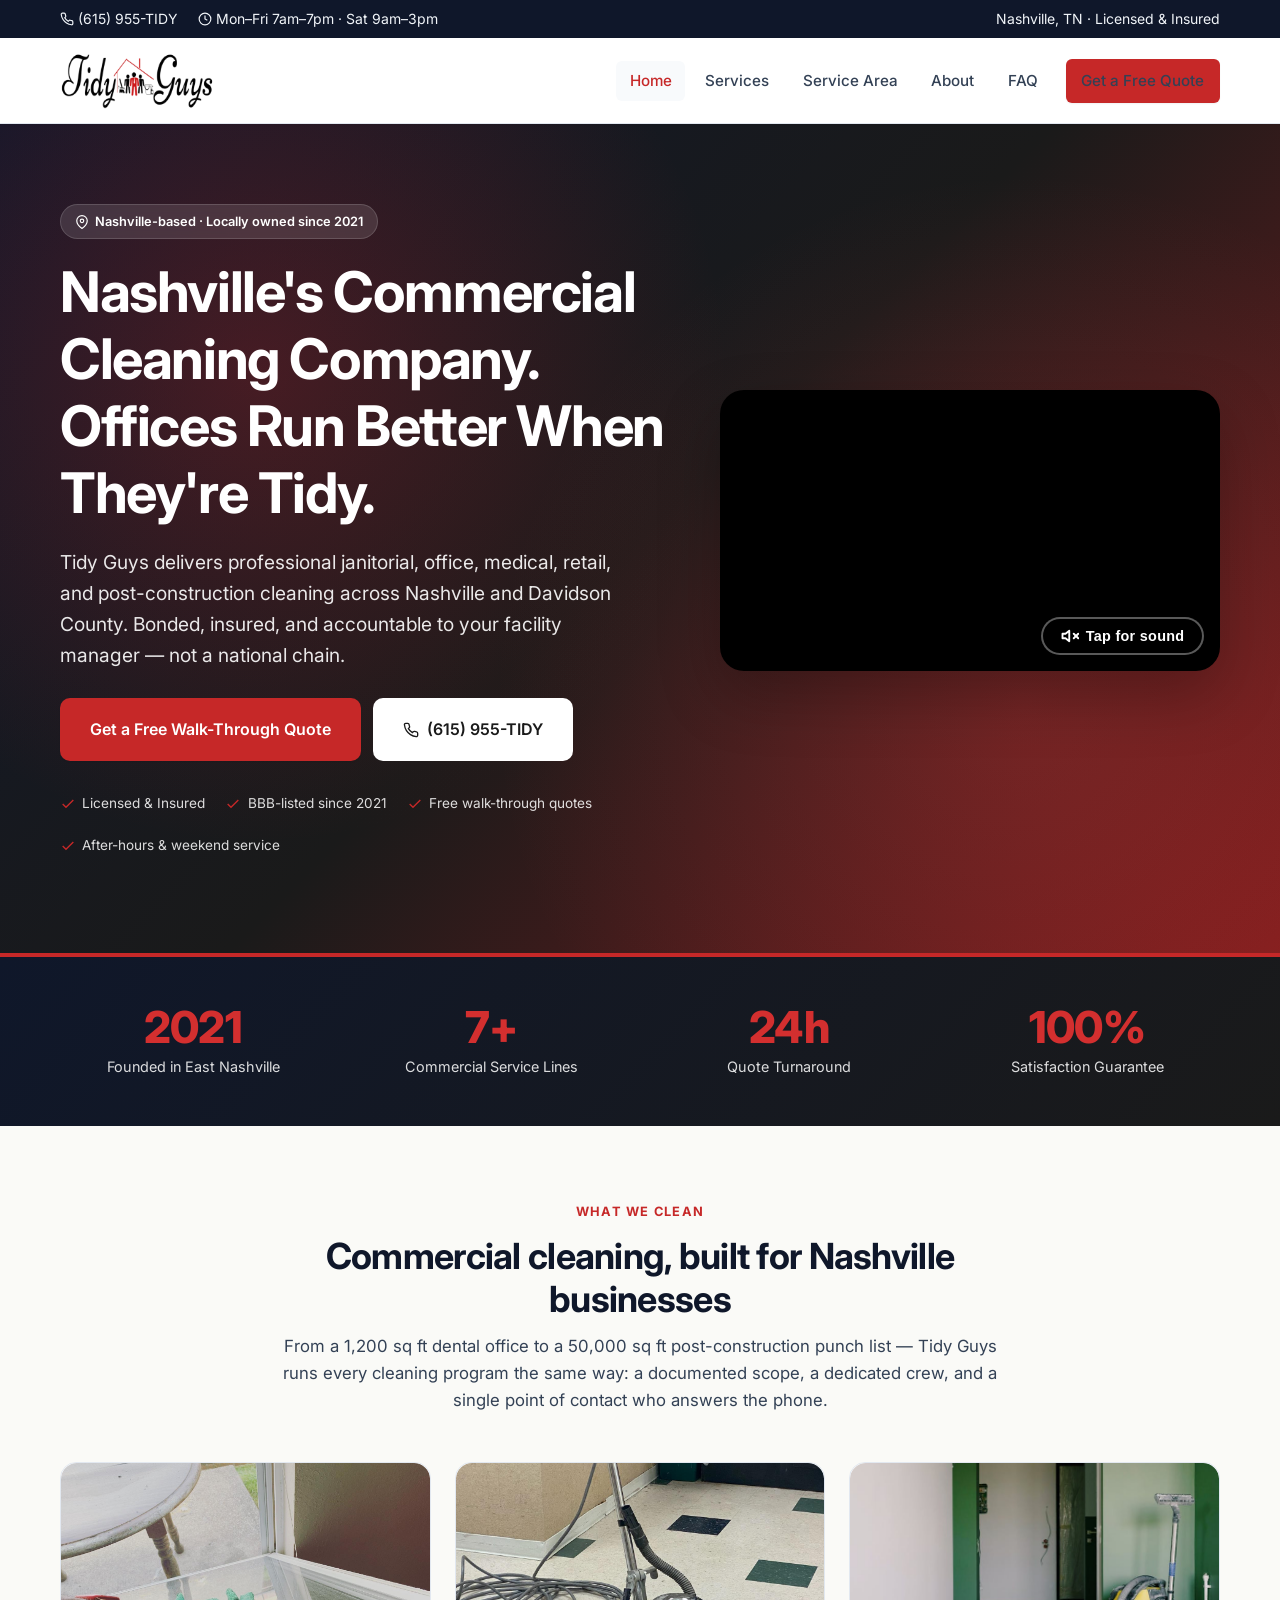
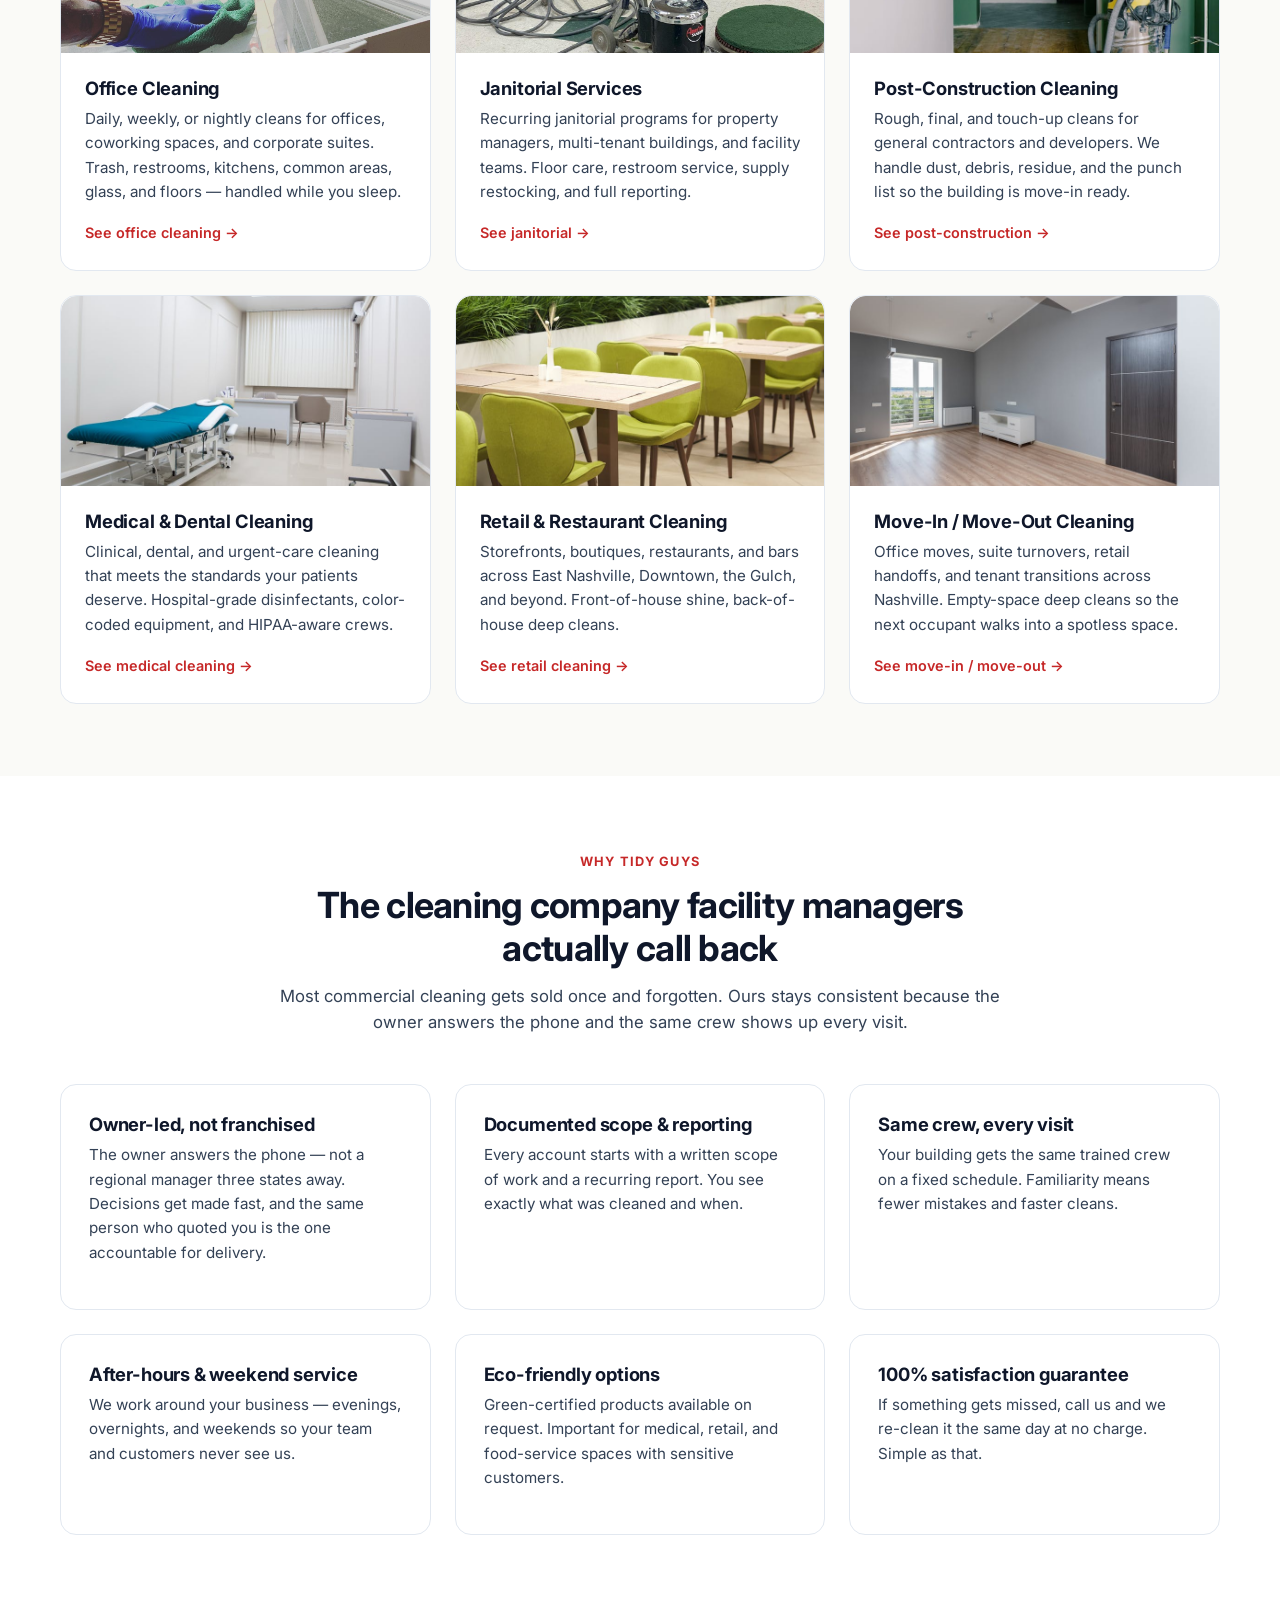
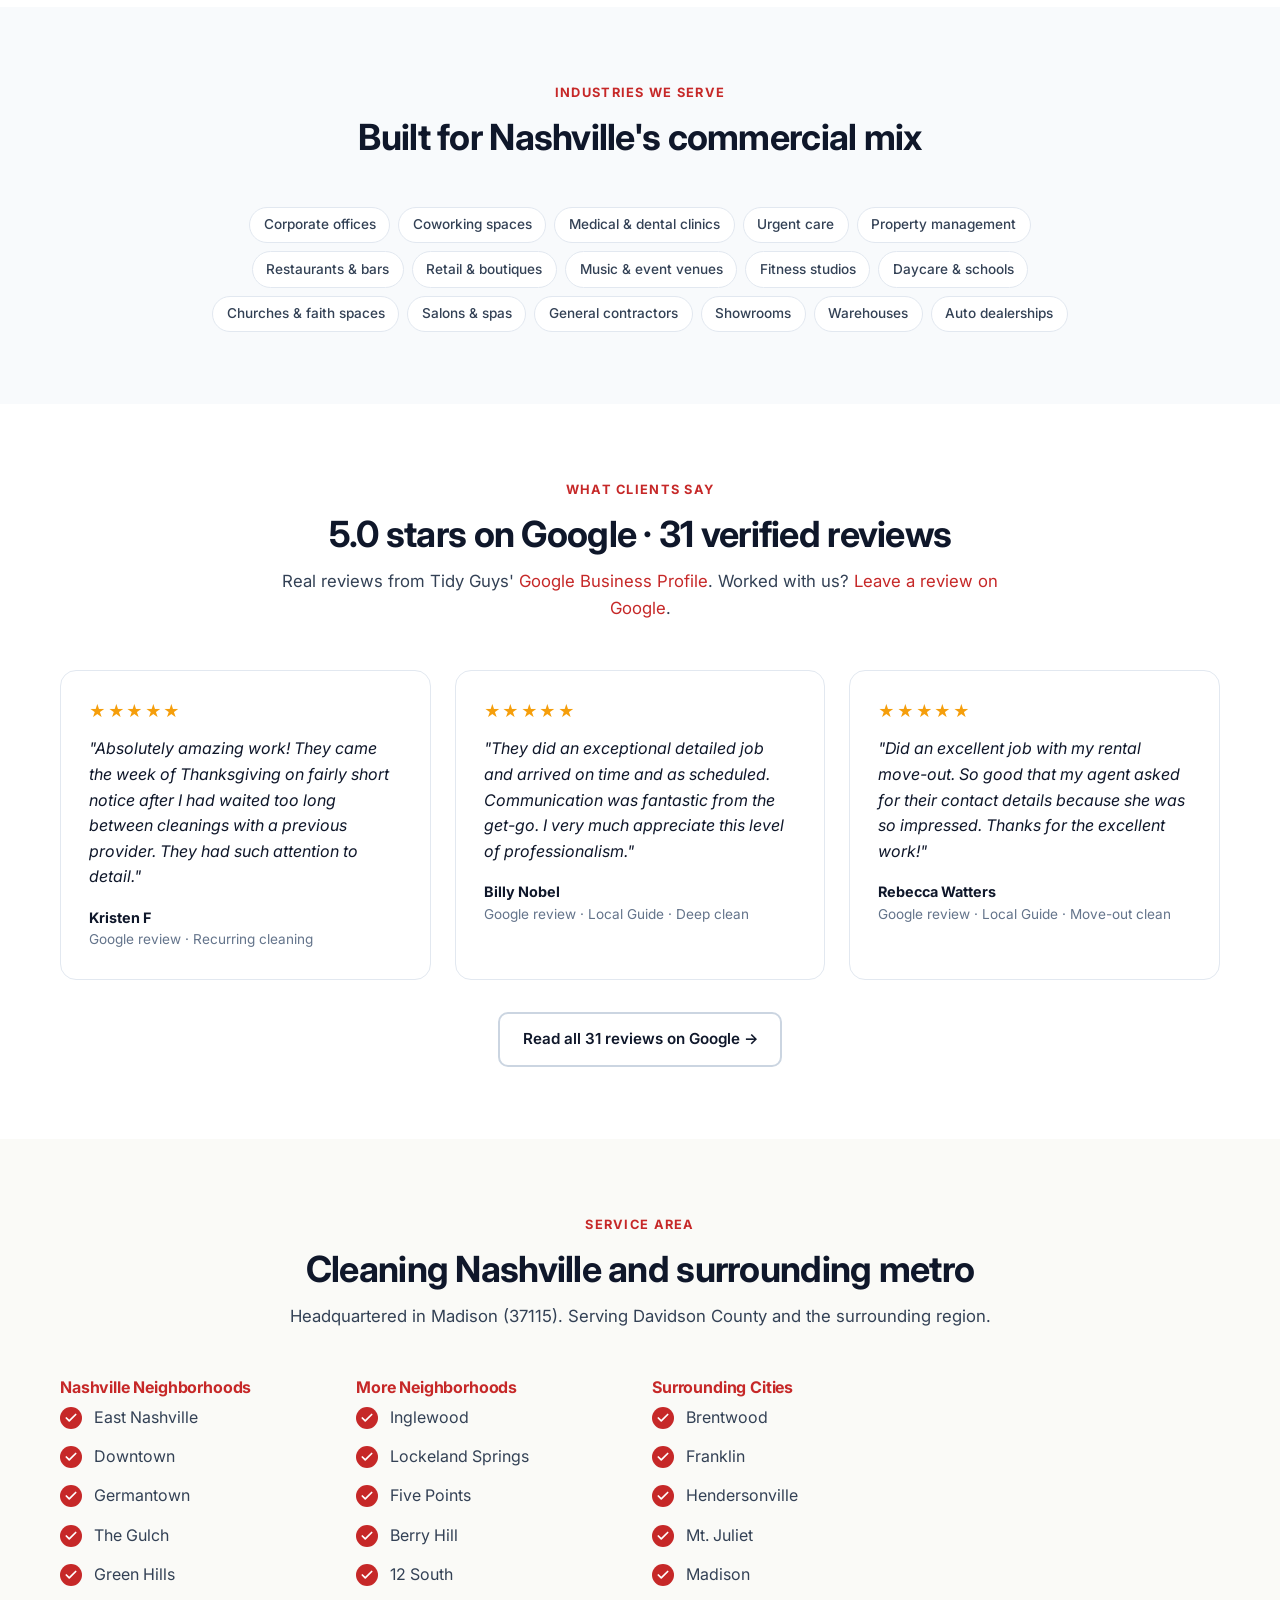
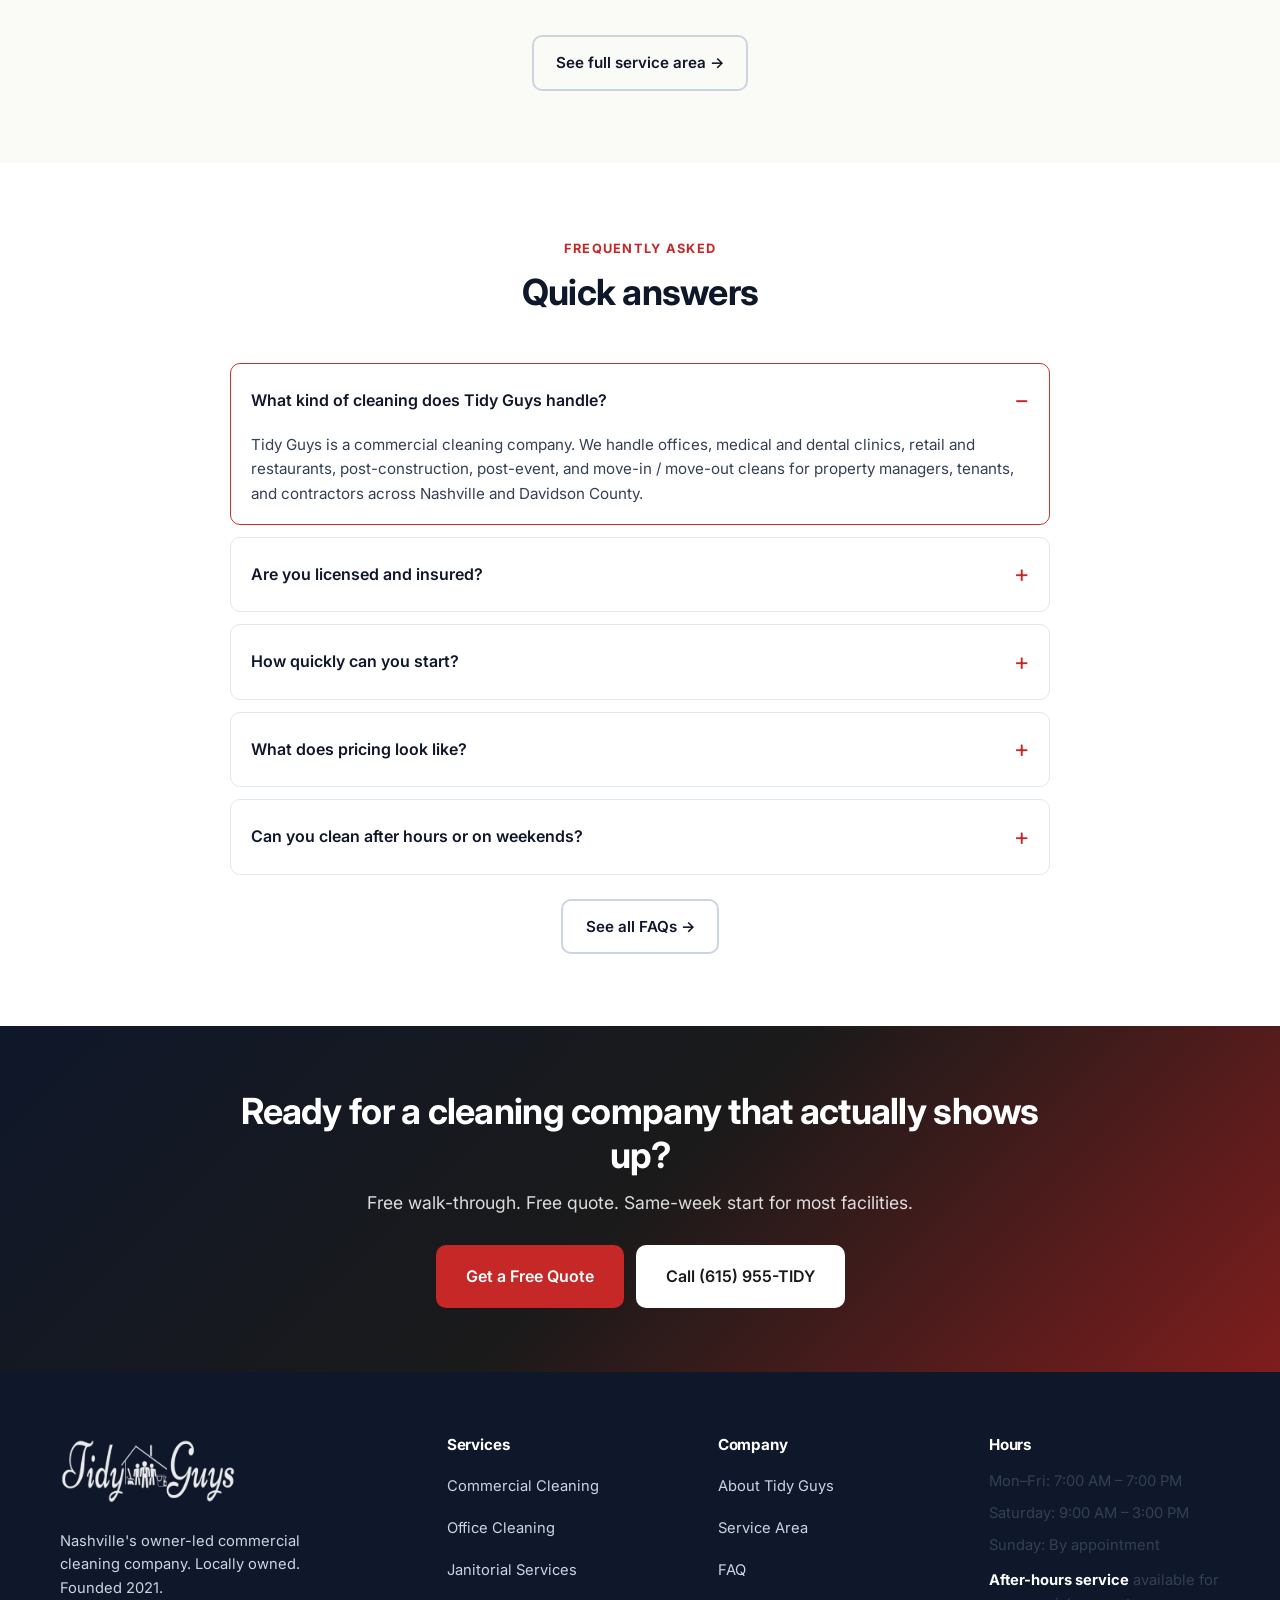
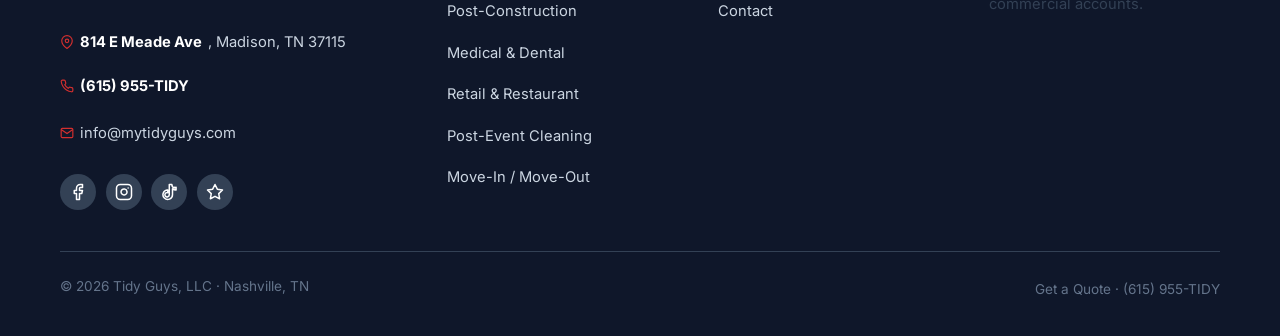
<file: index.html>
<!DOCTYPE html>
<html lang="en">
<head>
<meta charset="UTF-8">
<!-- Google tag (gtag.js) -->
<script async src="https://www.googletagmanager.com/gtag/js?id=G-0H05C6T5EZ"></script>
<script>
  window.dataLayer = window.dataLayer || [];
  function gtag(){dataLayer.push(arguments);}
  gtag('js', new Date());
  gtag('config', 'G-0H05C6T5EZ');
</script>
<meta name="viewport" content="width=device-width, initial-scale=1.0">
<title>Tidy Guys | Commercial Cleaning &amp; Janitorial Services in Nashville, TN</title>
<meta name="description" content="Tidy Guys is Nashville's commercial cleaning and janitorial company. Office, medical, retail, post-construction, and post-event cleaning across Davidson County. Call (615) 955-TIDY for a free quote.">
<meta name="keywords" content="commercial cleaning Nashville, janitorial services Nashville, office cleaning Nashville, post-construction cleaning Nashville, Tidy Guys Nashville, East Nashville cleaning">
<meta name="author" content="Tidy Guys">
<meta name="robots" content="index, follow, max-image-preview:large">
<link rel="canonical" href="https://mytidyguys.com/">

<meta property="og:type" content="website">
<meta property="og:url" content="https://mytidyguys.com/">
<meta property="og:title" content="Tidy Guys | Commercial Cleaning &amp; Janitorial Services in Nashville, TN">
<meta property="og:description" content="Nashville's go-to commercial cleaning and janitorial company. Offices, medical, retail, post-construction, and post-event cleaning. Get a free quote today.">
<meta property="og:image" content="https://mytidyguys.com/images/tg-team.png">
<meta property="og:image:width" content="1200">
<meta property="og:image:height" content="800">
<meta property="og:site_name" content="Tidy Guys">
<meta property="og:locale" content="en_US">

<meta name="twitter:card" content="summary_large_image">
<meta name="twitter:title" content="Tidy Guys | Commercial Cleaning in Nashville, TN">
<meta name="twitter:description" content="Nashville's commercial cleaning and janitorial company. Free quotes. Bonded and insured.">
<meta name="twitter:image" content="https://mytidyguys.com/images/tg-team.png">

<meta name="geo.region" content="US-TN">
<meta name="geo.placename" content="Nashville">
<meta name="geo.position" content="36.2570;-86.7170">
<meta name="ICBM" content="36.2570, -86.7170">

<link rel="preconnect" href="https://fonts.googleapis.com">
<link rel="preconnect" href="https://fonts.gstatic.com" crossorigin>
<link href="https://fonts.googleapis.com/css2?family=Inter:wght@400;500;600;700;800&display=swap" rel="stylesheet">
<link rel="stylesheet" href="/css/styles.css">

<link rel="icon" type="image/svg+xml" href="data:image/svg+xml,%3Csvg xmlns='http://www.w3.org/2000/svg' viewBox='0 0 64 64'%3E%3Crect width='64' height='64' rx='14' fill='%23dc2626'/%3E%3Ctext x='50%25' y='50%25' text-anchor='middle' dominant-baseline='central' font-family='Arial,sans-serif' font-weight='800' font-size='34' fill='white'%3ET%3C/text%3E%3C/svg%3E">

<script type="application/ld+json">
{
  "@context": "https://schema.org",
  "@type": "CleaningService",
  "@id": "https://mytidyguys.com/#business",
  "name": "Tidy Guys",
  "alternateName": "Tidy Guys Nashville",
  "url": "https://mytidyguys.com/",
  "logo": "https://mytidyguys.com/logo.png",
  "image": "https://mytidyguys.com/og-image.jpg",
  "description": "Tidy Guys is a Nashville, Tennessee commercial cleaning and janitorial company serving offices, medical facilities, retail spaces, restaurants, and post-construction sites across Davidson County and surrounding areas.",
  "telephone": "+1-615-955-8439",
  "email": "info@mytidyguys.com",
  "priceRange": "$$",
  "address": {
    "@type": "PostalAddress",
    "streetAddress": "814 E Meade Ave",
    "addressLocality": "Madison",
    "addressRegion": "TN",
    "postalCode": "37115",
    "addressCountry": "US"
  },
  "geo": {
    "@type": "GeoCoordinates",
    "latitude": 36.2570,
    "longitude": -86.7170
  },
  "areaServed": [
    {"@type": "City", "name": "Nashville", "@id": "https://en.wikipedia.org/wiki/Nashville,_Tennessee"},
    {"@type": "City", "name": "Brentwood, TN"},
    {"@type": "City", "name": "Franklin, TN"},
    {"@type": "City", "name": "Hendersonville, TN"},
    {"@type": "City", "name": "Mt. Juliet, TN"},
    {"@type": "City", "name": "Antioch, TN"},
    {"@type": "City", "name": "Madison, TN"},
    {"@type": "AdministrativeArea", "name": "Davidson County, TN"}
  ],
  "openingHoursSpecification": [
    {"@type": "OpeningHoursSpecification", "dayOfWeek": ["Monday","Tuesday","Wednesday","Thursday","Friday"], "opens": "07:00", "closes": "19:00"},
    {"@type": "OpeningHoursSpecification", "dayOfWeek": "Saturday", "opens": "09:00", "closes": "15:00"}
  ],
  "foundingDate": "2021",
  "foundingLocation": "Nashville, TN",
  "knowsAbout": [
    "Commercial cleaning",
    "Janitorial services",
    "Office cleaning",
    "Post-construction cleaning",
    "Medical facility cleaning",
    "Retail and restaurant cleaning",
    "Post-event cleaning",
    "Disinfection and sanitization",
    "Floor stripping and waxing",
    "Carpet cleaning"
  ],
  "sameAs": [
    "https://www.facebook.com/tidyguys615/",
    "https://www.instagram.com/tidyguys615/",
    "https://www.tiktok.com/@tidyguys",
    "https://www.google.com/search?q=Tidy+Guys+LLC+Reviews",
    "https://www.bbb.org/us/tn/nashville/profile/cleaning-services/tidy-guys-0573-37327518",
    "https://www.yelp.com/biz/tidy-guys-nashville",
    "https://nextdoor.com/pages/tidy-guys-nashville-tn/"
  ],
  "aggregateRating": {
    "@type": "AggregateRating",
    "ratingValue": "5.0",
    "reviewCount": "31",
    "bestRating": "5",
    "worstRating": "1"
  },
  "review": [
    {
      "@type": "Review",
      "author": {"@type": "Person", "name": "Kristen F"},
      "reviewRating": {"@type": "Rating", "ratingValue": "5", "bestRating": "5"},
      "reviewBody": "Absolutely amazing work! They came the week of Thanksgiving on fairly short notice after I had waited too long between cleanings with a previous provider. They had such attention to detail."
    }
  ],
  "hasOfferCatalog": {
    "@type": "OfferCatalog",
    "name": "Tidy Guys Commercial Cleaning Services",
    "itemListElement": [
      {"@type": "Offer", "itemOffered": {"@type": "Service", "name": "Commercial Cleaning", "url": "https://mytidyguys.com/services/commercial-cleaning.html"}},
      {"@type": "Offer", "itemOffered": {"@type": "Service", "name": "Office Cleaning", "url": "https://mytidyguys.com/services/office-cleaning.html"}},
      {"@type": "Offer", "itemOffered": {"@type": "Service", "name": "Janitorial Services", "url": "https://mytidyguys.com/services/janitorial-services.html"}},
      {"@type": "Offer", "itemOffered": {"@type": "Service", "name": "Post-Construction Cleaning", "url": "https://mytidyguys.com/services/post-construction-cleaning.html"}},
      {"@type": "Offer", "itemOffered": {"@type": "Service", "name": "Medical Facility Cleaning", "url": "https://mytidyguys.com/services/medical-cleaning.html"}},
      {"@type": "Offer", "itemOffered": {"@type": "Service", "name": "Retail &amp; Restaurant Cleaning", "url": "https://mytidyguys.com/services/retail-restaurant-cleaning.html"}},
      {"@type": "Offer", "itemOffered": {"@type": "Service", "name": "Post-Event Cleaning", "url": "https://mytidyguys.com/services/post-event-cleaning.html"}},
      {"@type": "Offer", "itemOffered": {"@type": "Service", "name": "Move-In / Move-Out Cleaning", "url": "https://mytidyguys.com/services/move-in-out-cleaning.html"}}
    ]
  },
  "slogan": "We keep it tidy, you do the rest.",
  "paymentAccepted": "Cash, Check, Credit Card, ACH",
  "currenciesAccepted": "USD"
}
</script>

<script type="application/ld+json">
{
  "@context": "https://schema.org",
  "@type": "WebSite",
  "url": "https://mytidyguys.com/",
  "name": "Tidy Guys",
  "publisher": {"@id": "https://mytidyguys.com/#business"},
  "inLanguage": "en-US"
}
</script>

<script type="application/ld+json">
{
  "@context": "https://schema.org",
  "@type": "VideoObject",
  "name": "Tidy Guys Commercial",
  "description": "Tidy Guys is Nashville's commercial cleaning and janitorial company serving offices, medical, retail, restaurants, post-construction, and post-event spaces across Davidson County.",
  "thumbnailUrl": "https://i.ytimg.com/vi/BDt0sd2KgnM/maxresdefault.jpg",
  "uploadDate": "2024-01-01",
  "contentUrl": "https://www.youtube.com/watch?v=BDt0sd2KgnM",
  "embedUrl": "https://www.youtube.com/embed/BDt0sd2KgnM",
  "publisher": {"@id": "https://mytidyguys.com/#business"}
}
</script>

<script type="application/ld+json">
{
  "@context": "https://schema.org",
  "@type": "FAQPage",
  "mainEntity": [
    {
      "@type": "Question",
      "name": "What areas does Tidy Guys serve?",
      "acceptedAnswer": {"@type": "Answer", "text": "Tidy Guys serves the entire Nashville metro area and Davidson County, including East Nashville, Downtown, Germantown, The Gulch, Green Hills, Brentwood, Franklin, Hendersonville, Mt. Juliet, Antioch, and Madison."}
    },
    {
      "@type": "Question",
      "name": "What kind of cleaning does Tidy Guys handle?",
      "acceptedAnswer": {"@type": "Answer", "text": "Tidy Guys is a commercial cleaning company. We handle offices, medical and dental clinics, retail and restaurants, post-construction, post-event, and move-in / move-out cleans for property managers, tenants, and contractors across Nashville and Davidson County."}
    },
    {
      "@type": "Question",
      "name": "Is Tidy Guys insured?",
      "acceptedAnswer": {"@type": "Answer", "text": "Yes. Tidy Guys is fully insured. Certificates of insurance can be provided to property managers and facility owners on request."}
    },
    {
      "@type": "Question",
      "name": "How fast can Tidy Guys provide a quote?",
      "acceptedAnswer": {"@type": "Answer", "text": "Most commercial quotes are returned within one business day after a brief walk-through or virtual consultation."}
    },
    {
      "@type": "Question",
      "name": "Does Tidy Guys offer after-hours and weekend cleaning?",
      "acceptedAnswer": {"@type": "Answer", "text": "Yes. Most of our commercial accounts are cleaned in the evening, overnight, or on weekends so your business can keep running uninterrupted."}
    }
  ]
}
</script>

<script type="application/ld+json">
{
  "@context": "https://schema.org",
  "@type": "BreadcrumbList",
  "itemListElement": [
    {"@type": "ListItem", "position": 1, "name": "Home", "item": "https://mytidyguys.com/"}
  ]
}
</script>
</head>
<body>

<!-- TOP BAR -->
<div class="topbar">
  <div class="container">
    <div class="topbar-left">
      <a href="tel:+16159558439"><svg viewBox="0 0 24 24" fill="none" stroke="currentColor" stroke-width="2"><path d="M22 16.92v3a2 2 0 0 1-2.18 2 19.79 19.79 0 0 1-8.63-3.07 19.5 19.5 0 0 1-6-6 19.79 19.79 0 0 1-3.07-8.67A2 2 0 0 1 4.11 2h3a2 2 0 0 1 2 1.72 12.84 12.84 0 0 0 .7 2.81 2 2 0 0 1-.45 2.11L8.09 9.91a16 16 0 0 0 6 6l1.27-1.27a2 2 0 0 1 2.11-.45 12.84 12.84 0 0 0 2.81.7A2 2 0 0 1 22 16.92z"/></svg>(615) 955-TIDY</a>
      <span class="hide-mobile"><svg viewBox="0 0 24 24" fill="none" stroke="currentColor" stroke-width="2"><circle cx="12" cy="12" r="10"/><polyline points="12 6 12 12 16 14"/></svg>Mon–Fri 7am–7pm · Sat 9am–3pm</span>
    </div>
    <div class="topbar-right">
      <span>Nashville, TN · Licensed &amp; Insured</span>
    </div>
  </div>
</div>

<!-- HEADER -->
<header class="header">
  <div class="container">
    <a href="/" class="logo" aria-label="Tidy Guys home"><img src="/logo.png" onerror="this.onerror=null;this.src='/logo.svg'" alt="Tidy Guys — Nashville Commercial Cleaning" class="logo-img"></a>
    <button class="menu-toggle" aria-label="Toggle menu" onclick="document.querySelector('.nav').classList.toggle('is-open')">
      <svg viewBox="0 0 24 24" fill="none" stroke-width="2" stroke-linecap="round"><line x1="3" y1="6" x2="21" y2="6"/><line x1="3" y1="12" x2="21" y2="12"/><line x1="3" y1="18" x2="21" y2="18"/></svg>
    </button>
    <nav class="nav" aria-label="Primary">
      <a href="/" class="active">Home</a>
      <a href="/services.html">Services</a>
      <a href="/service-area.html">Service Area</a>
      <a href="/about.html">About</a>
      <a href="/faq.html">FAQ</a>
      <a href="/contact.html" class="btn btn-primary">Get a Free Quote</a>
    </nav>
  </div>
</header>

<!-- HERO -->
<section class="hero">
  <div class="container">
    <div class="hero-grid">
      <div>
        <span class="hero-eyebrow">
          <svg width="14" height="14" viewBox="0 0 24 24" fill="none" stroke="currentColor" stroke-width="2"><path d="M21 10c0 7-9 13-9 13s-9-6-9-13a9 9 0 0 1 18 0z"/><circle cx="12" cy="10" r="3"/></svg>
          Nashville-based · Locally owned since 2021
        </span>
        <h1>Nashville's Commercial Cleaning Company.<br>Offices Run Better When They're Tidy.</h1>
        <p class="lede">Tidy Guys delivers professional janitorial, office, medical, retail, and post-construction cleaning across Nashville and Davidson County. Bonded, insured, and accountable to your facility manager — not a national chain.</p>
        <div class="hero-ctas">
          <a href="/contact.html" class="btn btn-accent btn-lg">Get a Free Walk-Through Quote</a>
          <a href="tel:+16159558439" class="btn btn-white btn-lg">
            <svg width="16" height="16" viewBox="0 0 24 24" fill="none" stroke="currentColor" stroke-width="2"><path d="M22 16.92v3a2 2 0 0 1-2.18 2 19.79 19.79 0 0 1-8.63-3.07 19.5 19.5 0 0 1-6-6 19.79 19.79 0 0 1-3.07-8.67A2 2 0 0 1 4.11 2h3a2 2 0 0 1 2 1.72 12.84 12.84 0 0 0 .7 2.81 2 2 0 0 1-.45 2.11L8.09 9.91a16 16 0 0 0 6 6l1.27-1.27a2 2 0 0 1 2.11-.45 12.84 12.84 0 0 0 2.81.7A2 2 0 0 1 22 16.92z"/></svg>
            (615) 955-TIDY
          </a>
        </div>
        <div class="hero-trust">
          <span><svg viewBox="0 0 24 24" fill="none" stroke-width="2"><polyline points="20 6 9 17 4 12"/></svg>Licensed &amp; Insured</span>
          <span><svg viewBox="0 0 24 24" fill="none" stroke-width="2"><polyline points="20 6 9 17 4 12"/></svg>BBB-listed since 2021</span>
          <span><svg viewBox="0 0 24 24" fill="none" stroke-width="2"><polyline points="20 6 9 17 4 12"/></svg>Free walk-through quotes</span>
          <span><svg viewBox="0 0 24 24" fill="none" stroke-width="2"><polyline points="20 6 9 17 4 12"/></svg>After-hours &amp; weekend service</span>
        </div>
      </div>

      <aside class="hero-card hero-video" style="padding:0;overflow:hidden;background:#000;">
        <div style="position:relative;aspect-ratio:16/9;width:100%;">
          <iframe
            id="tg-yt"
            src="https://www.youtube.com/embed/BDt0sd2KgnM?autoplay=1&mute=1&rel=0&modestbranding=1&enablejsapi=1&playsinline=1"
            title="Tidy Guys commercial — Nashville commercial cleaning"
            allow="accelerometer; autoplay; clipboard-write; encrypted-media; gyroscope; picture-in-picture; web-share"
            allowfullscreen
            style="position:absolute;inset:0;width:100%;height:100%;border:0;display:block;">
          </iframe>
          <!-- Sound button — browsers require mute for autoplay; one tap turns it on -->
          <button id="tg-sound-btn" aria-label="Turn on sound" style="
            position:absolute;bottom:1rem;right:1rem;
            background:rgba(0,0,0,0.72);color:#fff;
            border:2px solid rgba(255,255,255,0.35);
            border-radius:50px;padding:0.5rem 1.1rem;
            font-size:0.9rem;font-weight:700;letter-spacing:0.02em;
            cursor:pointer;display:flex;align-items:center;gap:0.45rem;
            backdrop-filter:blur(6px);z-index:10;
            transition:background 0.2s,transform 0.15s;">
            <svg width="18" height="18" viewBox="0 0 24 24" fill="none" stroke="currentColor" stroke-width="2.5" stroke-linecap="round" stroke-linejoin="round" aria-hidden="true"><polygon points="11 5 6 9 2 9 2 15 6 15 11 19 11 5"/><line x1="23" y1="9" x2="17" y2="15"/><line x1="17" y1="9" x2="23" y2="15"/></svg>
            Tap for sound
          </button>
        </div>
        <script>
        (function(){
          var btn = document.getElementById('tg-sound-btn');
          var iframe = document.getElementById('tg-yt');
          if (!btn || !iframe) return;
          btn.addEventListener('click', function() {
            // Unmute and set full volume via YouTube iframe API
            iframe.contentWindow.postMessage(
              JSON.stringify({event:'command', func:'unMute', args:''}), '*'
            );
            iframe.contentWindow.postMessage(
              JSON.stringify({event:'command', func:'setVolume', args:[100]}), '*'
            );
            // Swap icon to speaker-on
            btn.innerHTML = '<svg width="18" height="18" viewBox="0 0 24 24" fill="none" stroke="currentColor" stroke-width="2.5" stroke-linecap="round" stroke-linejoin="round" aria-hidden="true"><polygon points="11 5 6 9 2 9 2 15 6 15 11 19 11 5"/><path d="M19.07 4.93a10 10 0 0 1 0 14.14"/><path d="M15.54 8.46a5 5 0 0 1 0 7.07"/></svg> Sound on';
            btn.style.background = 'rgba(22,163,74,0.85)';
            btn.style.borderColor = 'rgba(255,255,255,0.5)';
            setTimeout(function(){ btn.style.opacity='0'; btn.style.pointerEvents='none'; }, 2500);
          });
        })();
        </script>
      </aside>
    </div>
  </div>
</section>

<!-- TRUST STAT BAND -->
<section class="stat-band">
  <div class="container">
    <div class="stat-grid">
      <div class="stat"><div class="num">2021</div><div class="lab">Founded in East Nashville</div></div>
      <div class="stat"><div class="num">7+</div><div class="lab">Commercial Service Lines</div></div>
      <div class="stat"><div class="num">24h</div><div class="lab">Quote Turnaround</div></div>
      <div class="stat"><div class="num">100%</div><div class="lab">Satisfaction Guarantee</div></div>
    </div>
  </div>
</section>

<!-- SERVICES -->
<section class="section section-cream" id="services">
  <div class="container">
    <div class="section-head">
      <span class="eyebrow">What We Clean</span>
      <h2>Commercial cleaning, built for Nashville businesses</h2>
      <p>From a 1,200 sq ft dental office to a 50,000 sq ft post-construction punch list — Tidy Guys runs every cleaning program the same way: a documented scope, a dedicated crew, and a single point of contact who answers the phone.</p>
    </div>

    <div class="grid grid-3">

      <article class="card card-photo">
        <div class="card-img-wrap">
          <img src="/images/tg-p11.jpeg" alt="Office window cleaning by Tidy Guys crew" loading="lazy">
        </div>
        <div class="card-body">
          <h3>Office Cleaning</h3>
          <p>Daily, weekly, or nightly cleans for offices, coworking spaces, and corporate suites. Trash, restrooms, kitchens, common areas, glass, and floors — handled while you sleep.</p>
          <a href="/services/office-cleaning.html" class="card-link">See office cleaning →</a>
        </div>
      </article>

      <article class="card card-photo">
        <div class="card-img-wrap">
          <img src="/images/tg-real-janitorial.jpg" alt="Commercial floor buffer machine on VCT tile — janitorial services" loading="lazy">
        </div>
        <div class="card-body">
          <h3>Janitorial Services</h3>
          <p>Recurring janitorial programs for property managers, multi-tenant buildings, and facility teams. Floor care, restroom service, supply restocking, and full reporting.</p>
          <a href="/services/janitorial-services.html" class="card-link">See janitorial →</a>
        </div>
      </article>

      <article class="card card-photo">
        <div class="card-img-wrap">
          <img src="/images/stock-postconstruction.jpg" alt="Post-construction cleaning — vacuuming a renovation site" loading="lazy">
        </div>
        <div class="card-body">
          <h3>Post-Construction Cleaning</h3>
          <p>Rough, final, and touch-up cleans for general contractors and developers. We handle dust, debris, residue, and the punch list so the building is move-in ready.</p>
          <a href="/services/post-construction-cleaning.html" class="card-link">See post-construction →</a>
        </div>
      </article>

      <article class="card card-photo">
        <div class="card-img-wrap">
          <img src="/images/stock-medical.jpg" alt="Clean modern medical exam room — medical and dental cleaning" loading="lazy">
        </div>
        <div class="card-body">
          <h3>Medical &amp; Dental Cleaning</h3>
          <p>Clinical, dental, and urgent-care cleaning that meets the standards your patients deserve. Hospital-grade disinfectants, color-coded equipment, and HIPAA-aware crews.</p>
          <a href="/services/medical-cleaning.html" class="card-link">See medical cleaning →</a>
        </div>
      </article>

      <article class="card card-photo">
        <div class="card-img-wrap">
          <img src="/images/stock-restaurant.jpg" alt="Clean restaurant dining room ready for service" loading="lazy">
        </div>
        <div class="card-body">
          <h3>Retail &amp; Restaurant Cleaning</h3>
          <p>Storefronts, boutiques, restaurants, and bars across East Nashville, Downtown, the Gulch, and beyond. Front-of-house shine, back-of-house deep cleans.</p>
          <a href="/services/retail-restaurant-cleaning.html" class="card-link">See retail cleaning →</a>
        </div>
      </article>

      <article class="card card-photo">
        <div class="card-img-wrap">
          <img src="/images/stock-moveinout.jpg" alt="Empty room with clean hardwood floors ready for new tenant" loading="lazy">
        </div>
        <div class="card-body">
          <h3>Move-In / Move-Out Cleaning</h3>
          <p>Office moves, suite turnovers, retail handoffs, and tenant transitions across Nashville. Empty-space deep cleans so the next occupant walks into a spotless space.</p>
          <a href="/services/move-in-out-cleaning.html" class="card-link">See move-in / move-out →</a>
        </div>
      </article>

    </div>
  </div>
</section>

<!-- WHY TIDY GUYS -->
<section class="section">
  <div class="container">
    <div class="section-head">
      <span class="eyebrow">Why Tidy Guys</span>
      <h2>The cleaning company facility managers actually call back</h2>
      <p>Most commercial cleaning gets sold once and forgotten. Ours stays consistent because the owner answers the phone and the same crew shows up every visit.</p>
    </div>

    <div class="grid grid-3">
      <div class="card">
        <h3>Owner-led, not franchised</h3>
        <p>The owner answers the phone — not a regional manager three states away. Decisions get made fast, and the same person who quoted you is the one accountable for delivery.</p>
      </div>
      <div class="card">
        <h3>Documented scope &amp; reporting</h3>
        <p>Every account starts with a written scope of work and a recurring report. You see exactly what was cleaned and when.</p>
      </div>
      <div class="card">
        <h3>Same crew, every visit</h3>
        <p>Your building gets the same trained crew on a fixed schedule. Familiarity means fewer mistakes and faster cleans.</p>
      </div>
      <div class="card">
        <h3>After-hours &amp; weekend service</h3>
        <p>We work around your business — evenings, overnights, and weekends so your team and customers never see us.</p>
      </div>
      <div class="card">
        <h3>Eco-friendly options</h3>
        <p>Green-certified products available on request. Important for medical, retail, and food-service spaces with sensitive customers.</p>
      </div>
      <div class="card">
        <h3>100% satisfaction guarantee</h3>
        <p>If something gets missed, call us and we re-clean it the same day at no charge. Simple as that.</p>
      </div>
    </div>
  </div>
</section>

<!-- INDUSTRIES -->
<section class="section section-slate">
  <div class="container">
    <div class="section-head">
      <span class="eyebrow">Industries We Serve</span>
      <h2>Built for Nashville's commercial mix</h2>
    </div>
    <div class="industries" style="justify-content:center;max-width:900px;margin:0 auto;">
      <span class="industry-tag">Corporate offices</span>
      <span class="industry-tag">Coworking spaces</span>
      <span class="industry-tag">Medical &amp; dental clinics</span>
      <span class="industry-tag">Urgent care</span>
      <span class="industry-tag">Property management</span>
      <span class="industry-tag">Restaurants &amp; bars</span>
      <span class="industry-tag">Retail &amp; boutiques</span>
      <span class="industry-tag">Music &amp; event venues</span>
      <span class="industry-tag">Fitness studios</span>
      <span class="industry-tag">Daycare &amp; schools</span>
      <span class="industry-tag">Churches &amp; faith spaces</span>
      <span class="industry-tag">Salons &amp; spas</span>
      <span class="industry-tag">General contractors</span>
      <span class="industry-tag">Showrooms</span>
      <span class="industry-tag">Warehouses</span>
      <span class="industry-tag">Auto dealerships</span>
    </div>
  </div>
</section>

<!-- TESTIMONIAL / REVIEWS PROMPT -->
<section class="section">
  <div class="container">
    <div class="section-head">
      <span class="eyebrow">What Clients Say</span>
      <h2>5.0 stars on Google · 31 verified reviews</h2>
      <p>Real reviews from Tidy Guys' <a href="https://www.google.com/search?q=Tidy+Guys+LLC+Reviews" target="_blank" rel="noopener">Google Business Profile</a>. Worked with us? <a href="https://www.google.com/search?q=Tidy+Guys+LLC+Reviews" target="_blank" rel="noopener">Leave a review on Google</a>.</p>
    </div>
    <div class="grid grid-3">
      <div class="testimonial">
        <div class="stars">★★★★★</div>
        <p>"Absolutely amazing work! They came the week of Thanksgiving on fairly short notice after I had waited too long between cleanings with a previous provider. They had such attention to detail."</p>
        <div class="testimonial-author">Kristen F</div>
        <div class="testimonial-meta">Google review · Recurring cleaning</div>
      </div>
      <div class="testimonial">
        <div class="stars">★★★★★</div>
        <p>"They did an exceptional detailed job and arrived on time and as scheduled. Communication was fantastic from the get-go. I very much appreciate this level of professionalism."</p>
        <div class="testimonial-author">Billy Nobel</div>
        <div class="testimonial-meta">Google review · Local Guide · Deep clean</div>
      </div>
      <div class="testimonial">
        <div class="stars">★★★★★</div>
        <p>"Did an excellent job with my rental move-out. So good that my agent asked for their contact details because she was so impressed. Thanks for the excellent work!"</p>
        <div class="testimonial-author">Rebecca Watters</div>
        <div class="testimonial-meta">Google review · Local Guide · Move-out clean</div>
      </div>
    </div>
    <div style="text-align:center;margin-top:2rem;">
      <a href="https://www.google.com/search?q=Tidy+Guys+LLC+Reviews" target="_blank" rel="noopener" class="btn btn-ghost">Read all 31 reviews on Google →</a>
    </div>
  </div>
</section>

<!-- SERVICE AREA -->
<section class="section section-cream">
  <div class="container">
    <div class="section-head">
      <span class="eyebrow">Service Area</span>
      <h2>Cleaning Nashville and surrounding metro</h2>
      <p>Headquartered in Madison (37115). Serving Davidson County and the surrounding region.</p>
    </div>
    <div class="grid grid-4">
      <div>
        <h4 style="color:var(--teal-700);margin-bottom:0.5rem;">Nashville Neighborhoods</h4>
        <ul class="feature-list">
          <li>East Nashville</li>
          <li>Downtown</li>
          <li>Germantown</li>
          <li>The Gulch</li>
          <li>Green Hills</li>
        </ul>
      </div>
      <div>
        <h4 style="color:var(--teal-700);margin-bottom:0.5rem;">More Neighborhoods</h4>
        <ul class="feature-list">
          <li>Inglewood</li>
          <li>Lockeland Springs</li>
          <li>Five Points</li>
          <li>Berry Hill</li>
          <li>12 South</li>
        </ul>
      </div>
      <div>
        <h4 style="color:var(--teal-700);margin-bottom:0.5rem;">Surrounding Cities</h4>
        <ul class="feature-list">
          <li>Brentwood</li>
          <li>Franklin</li>
          <li>Hendersonville</li>
          <li>Mt. Juliet</li>
          <li>Madison</li>
        </ul>
      </div>
    </div>
    <div style="text-align:center;margin-top:2rem;">
      <a href="/service-area.html" class="btn btn-ghost">See full service area →</a>
    </div>
  </div>
</section>

<!-- FAQ TEASER -->
<section class="section">
  <div class="container container-narrow">
    <div class="section-head">
      <span class="eyebrow">Frequently Asked</span>
      <h2>Quick answers</h2>
    </div>

    <div class="faq-list">
      <details class="faq" open>
        <summary>What kind of cleaning does Tidy Guys handle?</summary>
        <p>Tidy Guys is a commercial cleaning company. We handle offices, medical and dental clinics, retail and restaurants, post-construction, post-event, and move-in / move-out cleans for property managers, tenants, and contractors across Nashville and Davidson County.</p>
      </details>
      <details class="faq">
        <summary>Are you licensed and insured?</summary>
        <p>Yes. We're fully insured and can provide a Certificate of Insurance to your property manager or facility owner before service begins.</p>
      </details>
      <details class="faq">
        <summary>How quickly can you start?</summary>
        <p>Most commercial accounts can start within 5–7 business days of the walk-through. Urgent post-construction and post-event jobs can be scheduled faster — call (615) 955-TIDY.</p>
      </details>
      <details class="faq">
        <summary>What does pricing look like?</summary>
        <p>Commercial cleaning is priced per facility based on square footage, scope, and frequency. We give written quotes after a brief walk-through (in person or virtual) — no obligation.</p>
      </details>
      <details class="faq">
        <summary>Can you clean after hours or on weekends?</summary>
        <p>Yes. Most of our accounts are cleaned in the evening, overnight, or on weekends so your team and customers don't see us.</p>
      </details>
    </div>
    <div style="text-align:center;margin-top:1.5rem;">
      <a href="/faq.html" class="btn btn-ghost">See all FAQs →</a>
    </div>
  </div>
</section>

<!-- CTA -->
<section class="cta-band">
  <div class="container container-narrow">
    <h2>Ready for a cleaning company that actually shows up?</h2>
    <p>Free walk-through. Free quote. Same-week start for most facilities.</p>
    <div class="btn-row">
      <a href="/contact.html" class="btn btn-accent btn-lg">Get a Free Quote</a>
      <a href="tel:+16159558439" class="btn btn-white btn-lg">Call (615) 955-TIDY</a>
    </div>
  </div>
</section>

<!-- FOOTER -->
<footer class="footer">
  <div class="container">
    <div class="footer-grid">
      <div>
        <a href="/" class="logo" aria-label="Tidy Guys home"><img src="/logo.png" onerror="this.onerror=null;this.src='/logo.svg'" alt="Tidy Guys — Nashville Commercial Cleaning" class="logo-img"></a>
        <p class="footer-tagline">Nashville's owner-led commercial cleaning company. Locally owned. Founded 2021.</p>
        <div class="nap-block">
          <div><svg viewBox="0 0 24 24" fill="none" stroke-width="2"><path d="M21 10c0 7-9 13-9 13s-9-6-9-13a9 9 0 0 1 18 0z"/><circle cx="12" cy="10" r="3"/></svg><strong>814 E Meade Ave</strong>, Madison, TN 37115</div>
          <div><svg viewBox="0 0 24 24" fill="none" stroke-width="2"><path d="M22 16.92v3a2 2 0 0 1-2.18 2 19.79 19.79 0 0 1-8.63-3.07 19.5 19.5 0 0 1-6-6 19.79 19.79 0 0 1-3.07-8.67A2 2 0 0 1 4.11 2h3a2 2 0 0 1 2 1.72 12.84 12.84 0 0 0 .7 2.81 2 2 0 0 1-.45 2.11L8.09 9.91a16 16 0 0 0 6 6l1.27-1.27a2 2 0 0 1 2.11-.45 12.84 12.84 0 0 0 2.81.7A2 2 0 0 1 22 16.92z"/></svg><a href="tel:+16159558439"><strong>(615) 955-TIDY</strong></a></div>
          <div><a href="mailto:info@mytidyguys.com" class="nap-link"><svg viewBox="0 0 24 24" fill="none" stroke-width="2"><path d="M4 4h16c1.1 0 2 .9 2 2v12c0 1.1-.9 2-2 2H4c-1.1 0-2-.9-2-2V6c0-1.1.9-2 2-2z"/><polyline points="22,6 12,13 2,6"/></svg>info@mytidyguys.com</a></div>
        </div>
        <div class="social-row">
          <a href="https://www.facebook.com/tidyguys615/" target="_blank" rel="noopener" aria-label="Facebook"><svg viewBox="0 0 24 24" stroke-width="2" fill="none" stroke-linecap="round" stroke-linejoin="round"><path d="M18 2h-3a5 5 0 0 0-5 5v3H7v4h3v8h4v-8h3l1-4h-4V7a1 1 0 0 1 1-1h3z"/></svg></a>
          <a href="https://www.instagram.com/tidyguys615/" target="_blank" rel="noopener" aria-label="Instagram"><svg viewBox="0 0 24 24" stroke-width="2" fill="none" stroke-linecap="round" stroke-linejoin="round"><rect x="2" y="2" width="20" height="20" rx="5"/><path d="M16 11.37A4 4 0 1 1 12.63 8 4 4 0 0 1 16 11.37z"/><line x1="17.5" y1="6.5" x2="17.51" y2="6.5"/></svg></a>
          <a href="https://www.tiktok.com/@tidyguys" target="_blank" rel="noopener" aria-label="TikTok"><svg viewBox="0 0 24 24" stroke-width="2" fill="none" stroke-linecap="round" stroke-linejoin="round"><path d="M19.59 6.69a4.83 4.83 0 0 1-3.77-4.25V2h-3.45v13.67a2.89 2.89 0 0 1-5.2 1.74 2.89 2.89 0 0 1 2.31-4.64 2.93 2.93 0 0 1 .88.13V9.4a6.84 6.84 0 0 0-1-.05A6.33 6.33 0 0 0 5.8 20.1a6.34 6.34 0 0 0 10.86-4.43V7.7a8.16 8.16 0 0 0 4.77 1.52v-3.4a4.85 4.85 0 0 1-1.84-.13z"/></svg></a>
          <a href="https://www.google.com/search?q=Tidy+Guys+LLC+Reviews" target="_blank" rel="noopener" aria-label="Google reviews"><svg viewBox="0 0 24 24" stroke-width="2" fill="none" stroke-linecap="round" stroke-linejoin="round"><polygon points="12 2 15.09 8.26 22 9.27 17 14.14 18.18 21.02 12 17.77 5.82 21.02 7 14.14 2 9.27 8.91 8.26 12 2"/></svg></a>
        </div>
      </div>

      <div>
        <h4>Services</h4>
        <ul>
          <li><a href="/services/commercial-cleaning.html">Commercial Cleaning</a></li>
          <li><a href="/services/office-cleaning.html">Office Cleaning</a></li>
          <li><a href="/services/janitorial-services.html">Janitorial Services</a></li>
          <li><a href="/services/post-construction-cleaning.html">Post-Construction</a></li>
          <li><a href="/services/medical-cleaning.html">Medical &amp; Dental</a></li>
          <li><a href="/services/retail-restaurant-cleaning.html">Retail &amp; Restaurant</a></li>
          <li><a href="/services/post-event-cleaning.html">Post-Event Cleaning</a></li>
          <li><a href="/services/move-in-out-cleaning.html">Move-In / Move-Out</a></li>
        </ul>
      </div>

      <div>
        <h4>Company</h4>
        <ul>
          <li><a href="/about.html">About Tidy Guys</a></li>
          <li><a href="/service-area.html">Service Area</a></li>
          <li><a href="/faq.html">FAQ</a></li>
          <li><a href="/contact.html">Contact</a></li>
          
        </ul>
      </div>

      <div>
        <h4>Hours</h4>
        <ul>
          <li>Mon–Fri: 7:00 AM – 7:00 PM</li>
          <li>Saturday: 9:00 AM – 3:00 PM</li>
          <li>Sunday: By appointment</li>
          <li style="margin-top:0.75rem;"><strong style="color:white;">After-hours service</strong> available for commercial accounts.</li>
        </ul>
      </div>
    </div>

    <div class="footer-bottom">
      <div>© <span id="yr"></span> Tidy Guys, LLC · Nashville, TN</div>
      <div><a href="/contact.html">Get a Quote</a> · <a href="tel:+16159558439">(615) 955-TIDY</a></div>
    </div>
  </div>
</footer>

<script src="/js/main.js"></script>

</body>
</html>
</file>
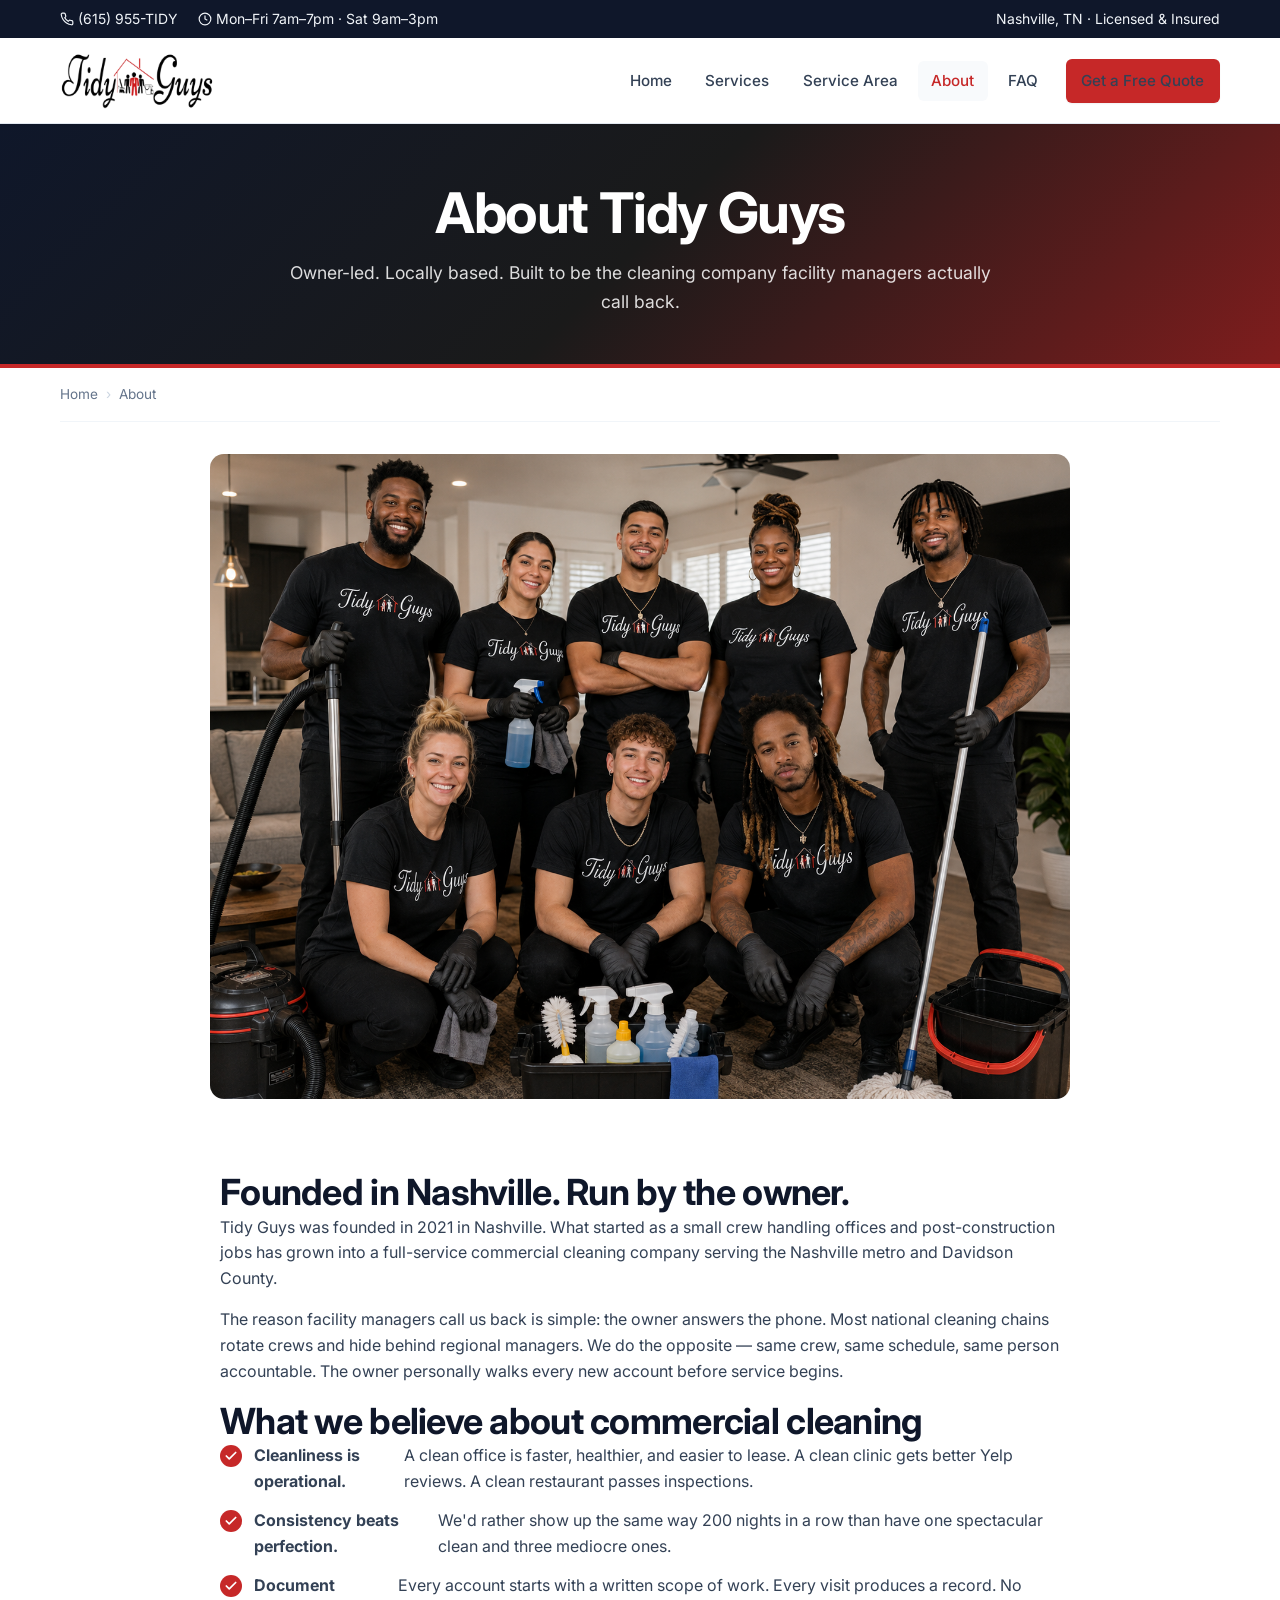
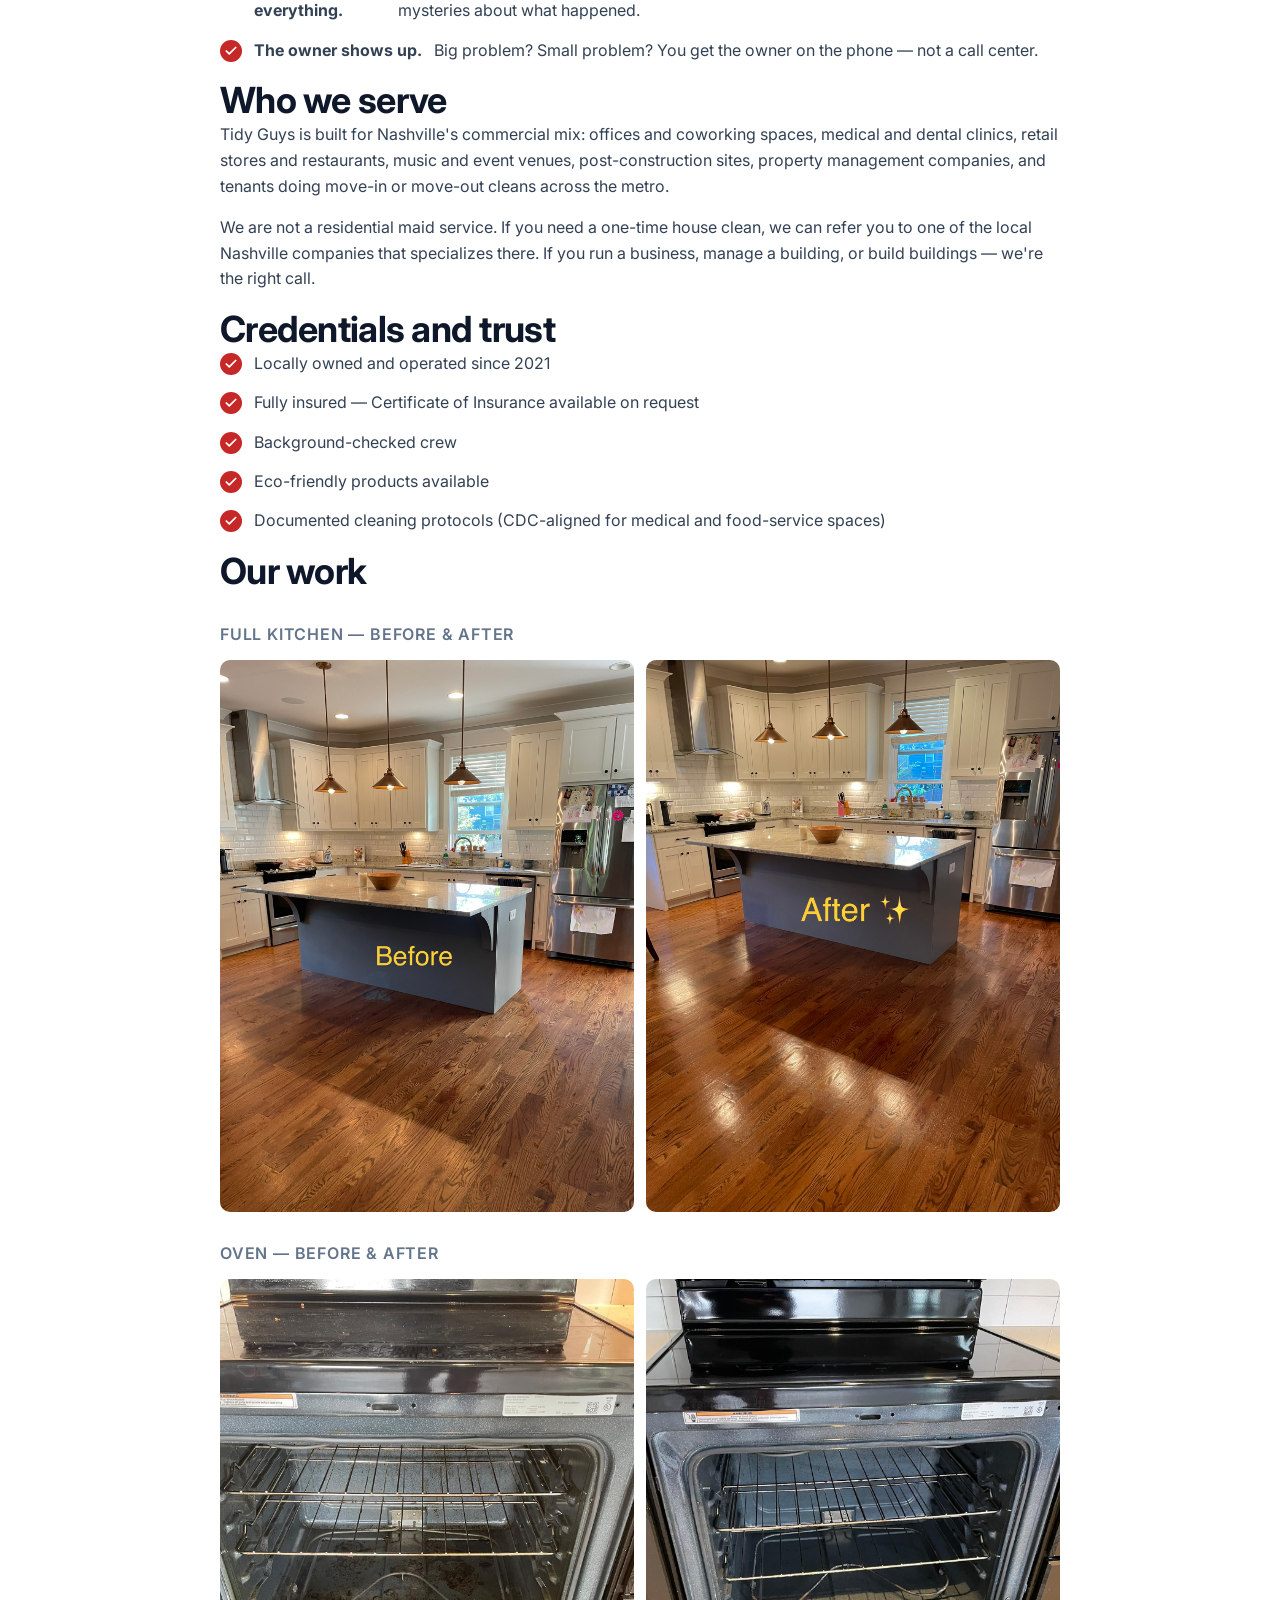
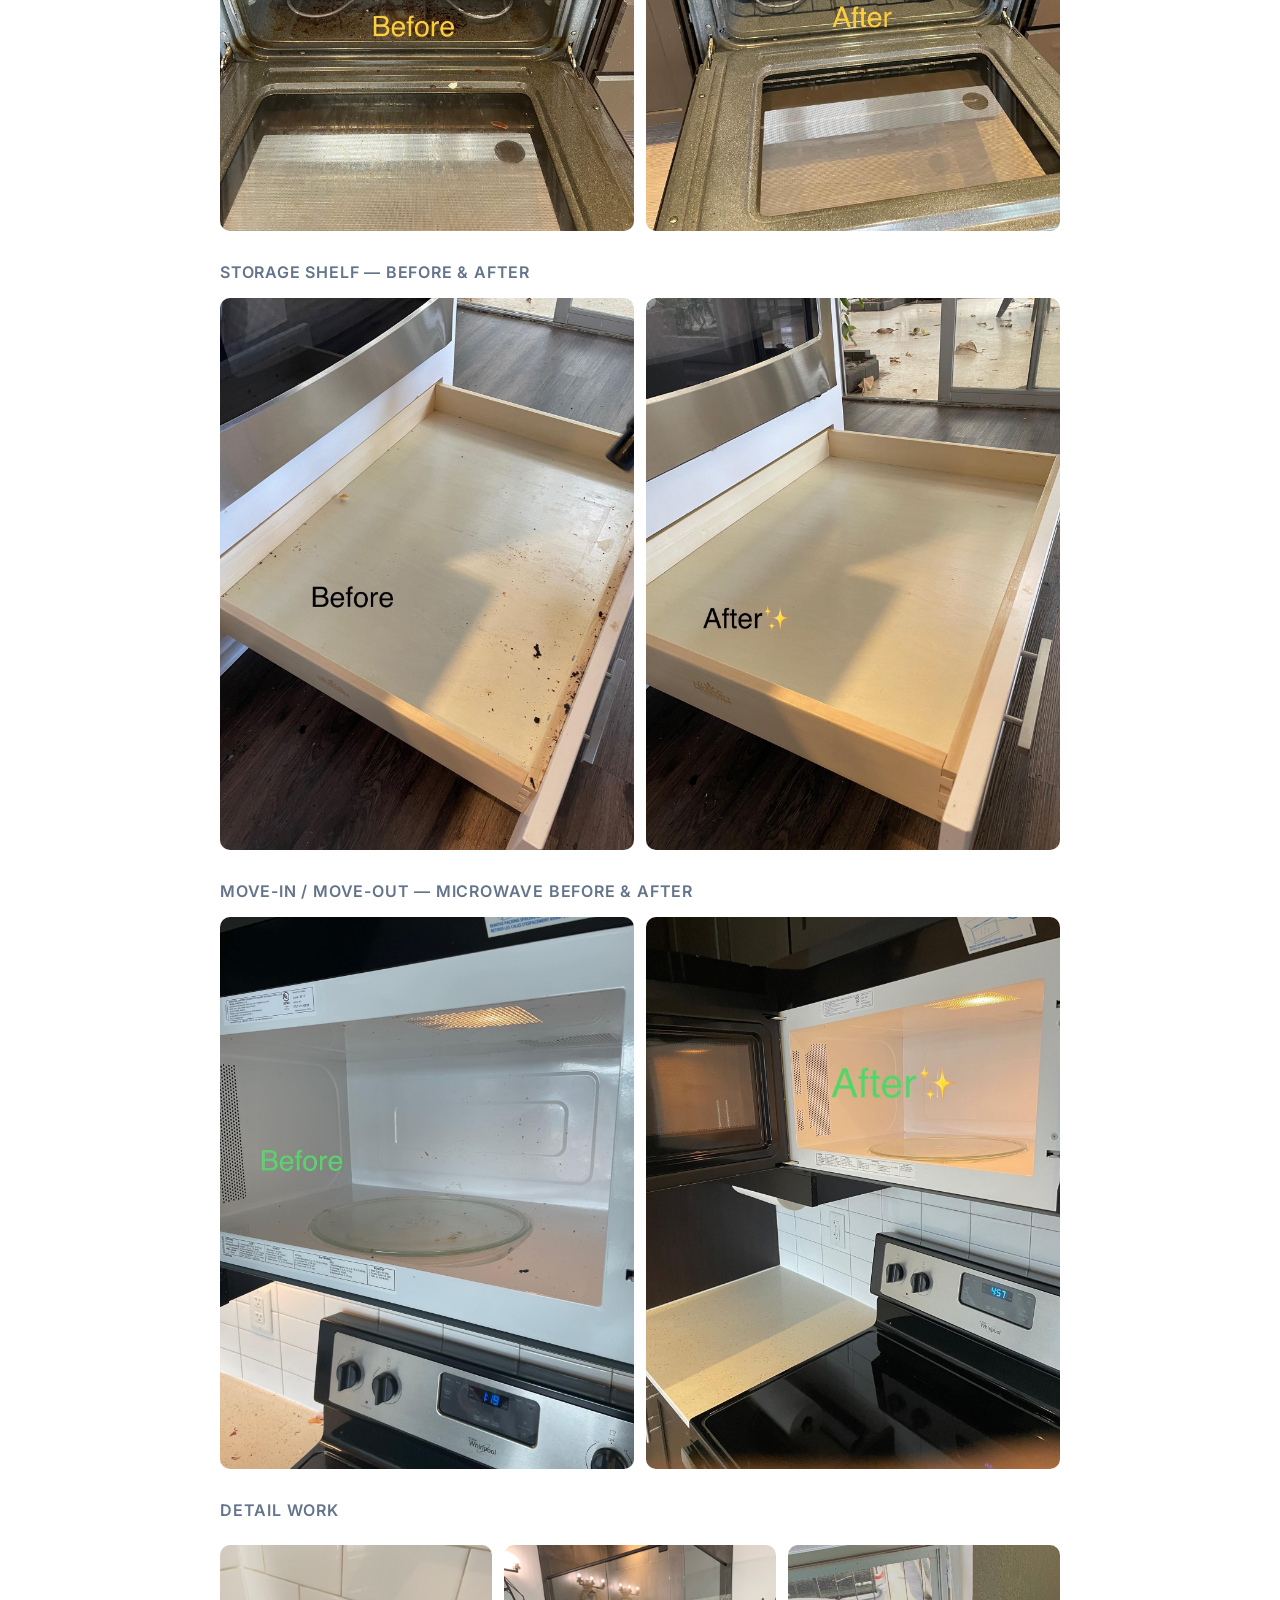
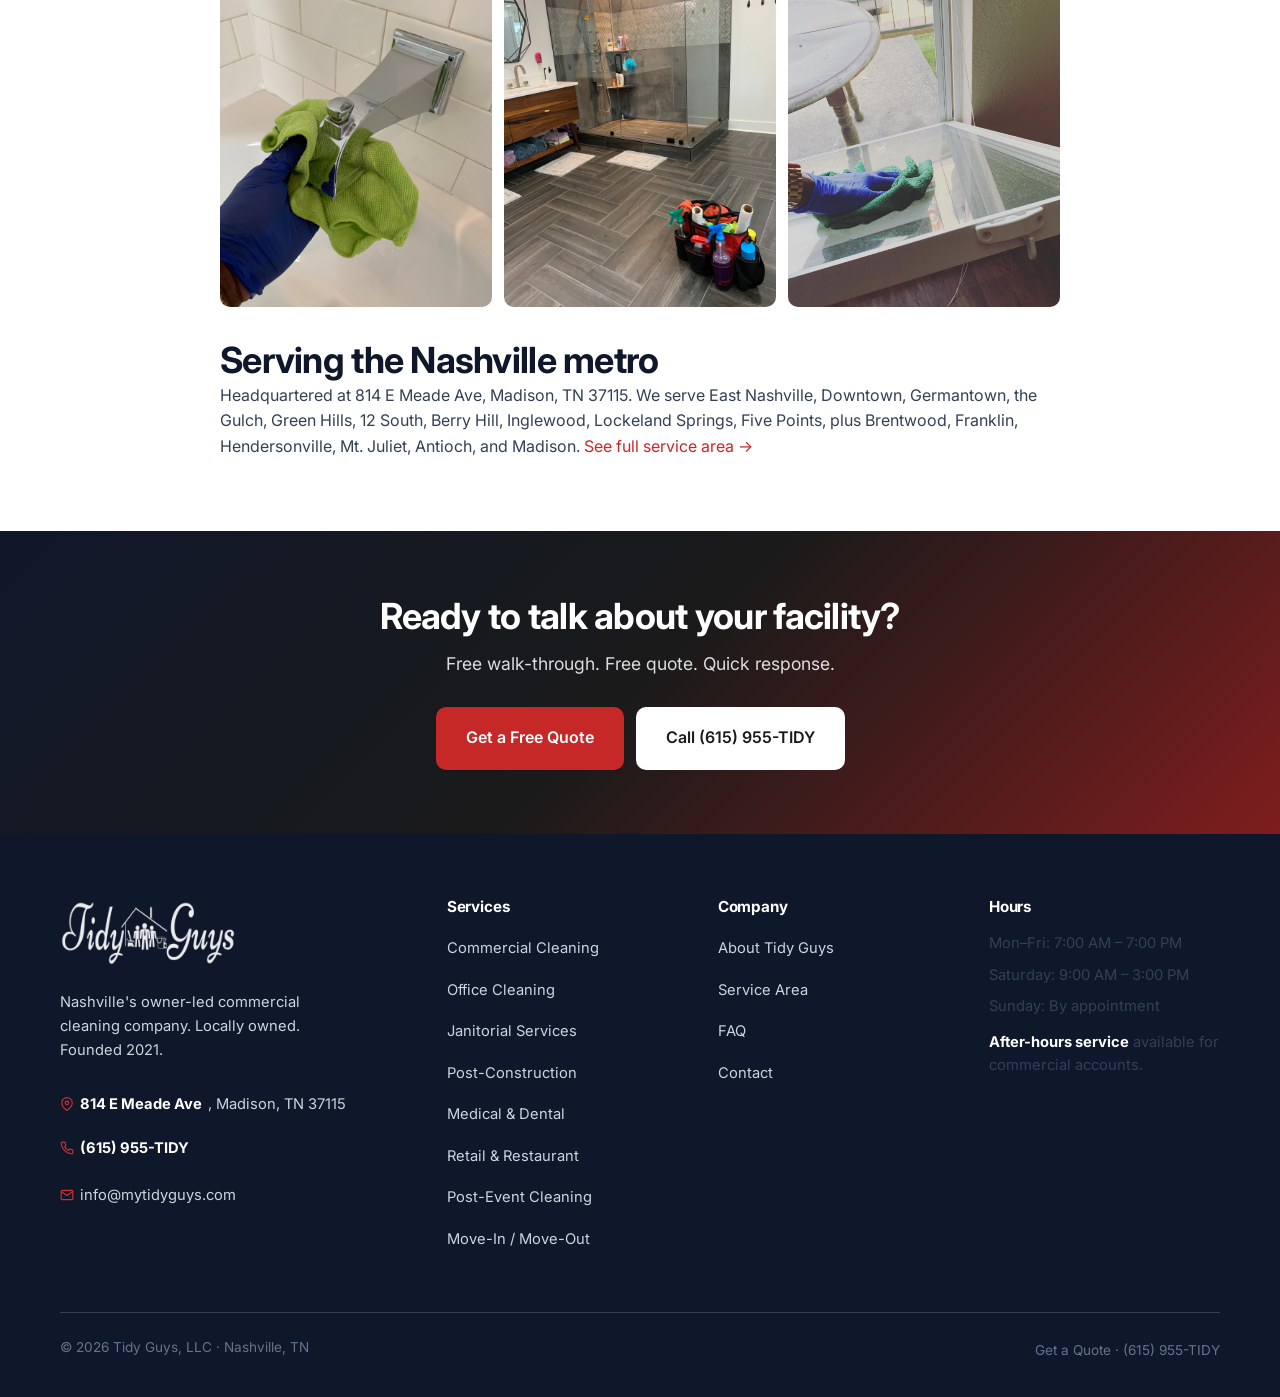
<file: about.html>
<!DOCTYPE html>
<html lang="en">
<head>
<meta charset="UTF-8">
<!-- Google tag (gtag.js) -->
<script async src="https://www.googletagmanager.com/gtag/js?id=G-0H05C6T5EZ"></script>
<script>
  window.dataLayer = window.dataLayer || [];
  function gtag(){dataLayer.push(arguments);}
  gtag('js', new Date());
  gtag('config', 'G-0H05C6T5EZ');
</script>
<meta name="viewport" content="width=device-width, initial-scale=1.0">
<title>About Tidy Guys | Nashville Commercial Cleaning Company</title>
<meta name="description" content="Tidy Guys is an owner-led commercial cleaning company in Nashville, TN, founded in 2021. Serving offices, medical, retail, and post-construction across Davidson County.">
<meta name="robots" content="index, follow">
<link rel="canonical" href="https://mytidyguys.com/about.html">
<meta property="og:type" content="website">
<meta property="og:url" content="https://mytidyguys.com/about.html">
<meta property="og:title" content="About Tidy Guys | Nashville Commercial Cleaning">
<meta property="og:description" content="Owner-led commercial cleaning company in Nashville, TN. Founded in 2021.">
<link rel="preconnect" href="https://fonts.googleapis.com">
<link rel="preconnect" href="https://fonts.gstatic.com" crossorigin>
<link href="https://fonts.googleapis.com/css2?family=Inter:wght@400;500;600;700;800&display=swap" rel="stylesheet">
<link rel="stylesheet" href="/css/styles.css">
<link rel="icon" type="image/svg+xml" href="data:image/svg+xml,%3Csvg xmlns='http://www.w3.org/2000/svg' viewBox='0 0 64 64'%3E%3Crect width='64' height='64' rx='14' fill='%23dc2626'/%3E%3Ctext x='50%25' y='50%25' text-anchor='middle' dominant-baseline='central' font-family='Arial,sans-serif' font-weight='800' font-size='34' fill='white'%3ET%3C/text%3E%3C/svg%3E">

<script type="application/ld+json">
{
  "@context": "https://schema.org",
  "@type": "AboutPage",
  "url": "https://mytidyguys.com/about.html",
  "name": "About Tidy Guys",
  "description": "Owner-led commercial cleaning company in Nashville, TN, founded in 2021.",
  "mainEntity": {"@id": "https://mytidyguys.com/#business"}
}
</script>
<script type="application/ld+json">
{
  "@context": "https://schema.org",
  "@type": "BreadcrumbList",
  "itemListElement": [
    {"@type": "ListItem", "position": 1, "name": "Home", "item": "https://mytidyguys.com/"},
    {"@type": "ListItem", "position": 2, "name": "About", "item": "https://mytidyguys.com/about.html"}
  ]
}
</script>
</head>
<body>

<div class="topbar">
  <div class="container">
    <div class="topbar-left">
      <a href="tel:+16159558439"><svg viewBox="0 0 24 24" fill="none" stroke="currentColor" stroke-width="2"><path d="M22 16.92v3a2 2 0 0 1-2.18 2 19.79 19.79 0 0 1-8.63-3.07 19.5 19.5 0 0 1-6-6 19.79 19.79 0 0 1-3.07-8.67A2 2 0 0 1 4.11 2h3a2 2 0 0 1 2 1.72 12.84 12.84 0 0 0 .7 2.81 2 2 0 0 1-.45 2.11L8.09 9.91a16 16 0 0 0 6 6l1.27-1.27a2 2 0 0 1 2.11-.45 12.84 12.84 0 0 0 2.81.7A2 2 0 0 1 22 16.92z"/></svg>(615) 955-TIDY</a>
      <span class="hide-mobile"><svg viewBox="0 0 24 24" fill="none" stroke="currentColor" stroke-width="2"><circle cx="12" cy="12" r="10"/><polyline points="12 6 12 12 16 14"/></svg>Mon–Fri 7am–7pm · Sat 9am–3pm</span>
    </div>
    <div class="topbar-right"><span>Nashville, TN · Licensed &amp; Insured</span></div>
  </div>
</div>

<header class="header">
  <div class="container">
    <a href="/" class="logo" aria-label="Tidy Guys home"><img src="/logo.png" onerror="this.onerror=null;this.src='/logo.svg'" alt="Tidy Guys — Nashville Commercial Cleaning" class="logo-img"></a>
    <button class="menu-toggle" aria-label="Toggle menu" onclick="document.querySelector('.nav').classList.toggle('is-open')"><svg viewBox="0 0 24 24" fill="none" stroke-width="2" stroke-linecap="round"><line x1="3" y1="6" x2="21" y2="6"/><line x1="3" y1="12" x2="21" y2="12"/><line x1="3" y1="18" x2="21" y2="18"/></svg></button>
    <nav class="nav" aria-label="Primary">
      <a href="/">Home</a>
      <a href="/services.html">Services</a>
      <a href="/service-area.html">Service Area</a>
      <a href="/about.html" class="active">About</a>
      <a href="/faq.html">FAQ</a>
      <a href="/contact.html" class="btn btn-primary">Get a Free Quote</a>
    </nav>
  </div>
</header>

<section class="page-header">
  <div class="container">
    <h1>About Tidy Guys</h1>
    <p>Owner-led. Locally based. Built to be the cleaning company facility managers actually call back.</p>
  </div>
</section>

<div class="container"><nav class="breadcrumb"><a href="/">Home</a><span class="sep">›</span>About</nav></div>

<div class="container team-photo-wrap">
  <img src="/images/tg-team.png"
       alt="The Tidy Guys commercial cleaning crew in Nashville, TN"
       loading="eager"
       width="1200" height="800">
</div>

<section class="section">
  <div class="container container-narrow">
    <h2>Founded in Nashville. Run by the owner.</h2>
    <p>Tidy Guys was founded in 2021 in Nashville. What started as a small crew handling offices and post-construction jobs has grown into a full-service commercial cleaning company serving the Nashville metro and Davidson County.</p>

    <p>The reason facility managers call us back is simple: the owner answers the phone. Most national cleaning chains rotate crews and hide behind regional managers. We do the opposite — same crew, same schedule, same person accountable. The owner personally walks every new account before service begins.</p>

    <h2>What we believe about commercial cleaning</h2>
    <ul class="feature-list">
      <li><strong>Cleanliness is operational.</strong> A clean office is faster, healthier, and easier to lease. A clean clinic gets better Yelp reviews. A clean restaurant passes inspections.</li>
      <li><strong>Consistency beats perfection.</strong> We'd rather show up the same way 200 nights in a row than have one spectacular clean and three mediocre ones.</li>
      <li><strong>Document everything.</strong> Every account starts with a written scope of work. Every visit produces a record. No mysteries about what happened.</li>
      <li><strong>The owner shows up.</strong> Big problem? Small problem? You get the owner on the phone — not a call center.</li>
    </ul>

    <h2>Who we serve</h2>
    <p>Tidy Guys is built for Nashville's commercial mix: offices and coworking spaces, medical and dental clinics, retail stores and restaurants, music and event venues, post-construction sites, property management companies, and tenants doing move-in or move-out cleans across the metro.</p>

    <p>We are not a residential maid service. If you need a one-time house clean, we can refer you to one of the local Nashville companies that specializes there. If you run a business, manage a building, or build buildings — we're the right call.</p>

    <h2>Credentials and trust</h2>
    <ul class="feature-list">
      <li>Locally owned and operated since 2021</li>
      <li>Fully insured — Certificate of Insurance available on request</li>
      <li>Background-checked crew</li>
      <li>Eco-friendly products available</li>
      <li>Documented cleaning protocols (CDC-aligned for medical and food-service spaces)</li>
    </ul>

    <h2>Our work</h2>

    <!-- Before / After: Full kitchen -->
    <div class="ba-section">
      <h3>Full kitchen — before &amp; after</h3>
      <div class="ba-pair">
        <div class="ba-item">
          <img src="/images/tg-p19.jpeg" alt="Kitchen before cleaning — dull floors, buildup on surfaces" loading="lazy">
        </div>
        <div class="ba-item">
          <img src="/images/tg-p7.jpeg" alt="Same kitchen after Tidy Guys cleaning — gleaming hardwood floors, spotless surfaces" loading="lazy">
        </div>
      </div>
    </div>

    <!-- Before / After: Oven -->
    <div class="ba-section">
      <h3>Oven — before &amp; after</h3>
      <div class="ba-pair">
        <div class="ba-item">
          <img src="/images/tg-p2.jpeg" alt="Oven before cleaning — grease and buildup on surfaces" loading="lazy">
        </div>
        <div class="ba-item">
          <img src="/images/tg-p5.jpeg" alt="Same oven after Tidy Guys cleaning — spotless interior" loading="lazy">
        </div>
      </div>
    </div>

    <!-- Before / After: Pull-out shelf -->
    <div class="ba-section">
      <h3>Storage shelf — before &amp; after</h3>
      <div class="ba-pair">
        <div class="ba-item">
          <img src="/images/tg-p15.jpeg" alt="Pull-out cabinet shelf before cleaning — debris and buildup" loading="lazy">
        </div>
        <div class="ba-item">
          <img src="/images/tg-p3.jpeg" alt="Same shelf after Tidy Guys cleaning — clean white interior" loading="lazy">
        </div>
      </div>
    </div>

    <!-- Before / After: Move-In / Move-Out — microwave -->
    <div class="ba-section">
      <h3>Move-In / Move-Out — microwave before &amp; after</h3>
      <div class="ba-pair">
        <div class="ba-item">
          <img src="/images/tg-moveinout-microwave-before.jpg" alt="Microwave before move-out clean — food splatter and grime" loading="lazy">
        </div>
        <div class="ba-item">
          <img src="/images/tg-moveinout-microwave-after.jpg" alt="Same microwave after Tidy Guys clean — spotless interior" loading="lazy">
        </div>
      </div>
    </div>

    <!-- Detail / action shots -->
    <h3 style="font-size:1rem;font-weight:600;color:var(--slate-500);text-transform:uppercase;letter-spacing:0.05em;margin-bottom:1rem;">Detail work</h3>
    <div class="action-grid">
      <img src="/images/tg-work-1.jpeg" alt="Tidy Guys crew on-site at a Nashville commercial cleaning job" loading="lazy">
      <img src="/images/tg-work-2.jpeg" alt="Tidy Guys technician performing detail cleaning" loading="lazy">
      <img src="/images/tg-p11.jpeg" alt="Window cleaning by Tidy Guys crew" loading="lazy">
    </div>

    <h2>Serving the Nashville metro</h2>
    <p>Headquartered at 814 E Meade Ave, Madison, TN 37115. We serve East Nashville, Downtown, Germantown, the Gulch, Green Hills, 12 South, Berry Hill, Inglewood, Lockeland Springs, Five Points, plus Brentwood, Franklin, Hendersonville, Mt. Juliet, Antioch, and Madison. <a href="/service-area.html">See full service area →</a></p>
  </div>
</section>

<section class="cta-band">
  <div class="container container-narrow">
    <h2>Ready to talk about your facility?</h2>
    <p>Free walk-through. Free quote. Quick response.</p>
    <div class="btn-row">
      <a href="/contact.html" class="btn btn-accent btn-lg">Get a Free Quote</a>
      <a href="tel:+16159558439" class="btn btn-white btn-lg">Call (615) 955-TIDY</a>
    </div>
  </div>
</section>

<footer class="footer">
  <div class="container">
    <div class="footer-grid">
      <div>
        <a href="/" class="logo" aria-label="Tidy Guys home"><img src="/logo.png" onerror="this.onerror=null;this.src='/logo.svg'" alt="Tidy Guys — Nashville Commercial Cleaning" class="logo-img"></a>
        <p class="footer-tagline">Nashville's owner-led commercial cleaning company. Locally owned. Founded 2021.</p>
        <div class="nap-block">
          <div><svg viewBox="0 0 24 24" fill="none" stroke-width="2"><path d="M21 10c0 7-9 13-9 13s-9-6-9-13a9 9 0 0 1 18 0z"/><circle cx="12" cy="10" r="3"/></svg><strong>814 E Meade Ave</strong>, Madison, TN 37115</div>
          <div><svg viewBox="0 0 24 24" fill="none" stroke-width="2"><path d="M22 16.92v3a2 2 0 0 1-2.18 2 19.79 19.79 0 0 1-8.63-3.07 19.5 19.5 0 0 1-6-6 19.79 19.79 0 0 1-3.07-8.67A2 2 0 0 1 4.11 2h3a2 2 0 0 1 2 1.72 12.84 12.84 0 0 0 .7 2.81 2 2 0 0 1-.45 2.11L8.09 9.91a16 16 0 0 0 6 6l1.27-1.27a2 2 0 0 1 2.11-.45 12.84 12.84 0 0 0 2.81.7A2 2 0 0 1 22 16.92z"/></svg><a href="tel:+16159558439"><strong>(615) 955-TIDY</strong></a></div>
          <div><a href="mailto:info@mytidyguys.com" class="nap-link"><svg viewBox="0 0 24 24" fill="none" stroke-width="2"><path d="M4 4h16c1.1 0 2 .9 2 2v12c0 1.1-.9 2-2 2H4c-1.1 0-2-.9-2-2V6c0-1.1.9-2 2-2z"/><polyline points="22,6 12,13 2,6"/></svg>info@mytidyguys.com</a></div>
        </div>
      </div>
      <div>
        <h4>Services</h4>
        <ul>
          <li><a href="/services/commercial-cleaning.html">Commercial Cleaning</a></li>
          <li><a href="/services/office-cleaning.html">Office Cleaning</a></li>
          <li><a href="/services/janitorial-services.html">Janitorial Services</a></li>
          <li><a href="/services/post-construction-cleaning.html">Post-Construction</a></li>
          <li><a href="/services/medical-cleaning.html">Medical &amp; Dental</a></li>
          <li><a href="/services/retail-restaurant-cleaning.html">Retail &amp; Restaurant</a></li>
          <li><a href="/services/post-event-cleaning.html">Post-Event Cleaning</a></li>
          <li><a href="/services/move-in-out-cleaning.html">Move-In / Move-Out</a></li>
        </ul>
      </div>
      <div>
        <h4>Company</h4>
        <ul>
          <li><a href="/about.html">About Tidy Guys</a></li>
          <li><a href="/service-area.html">Service Area</a></li>
          <li><a href="/faq.html">FAQ</a></li>
          <li><a href="/contact.html">Contact</a></li>
          
        </ul>
      </div>
      <div>
        <h4>Hours</h4>
        <ul>
          <li>Mon–Fri: 7:00 AM – 7:00 PM</li>
          <li>Saturday: 9:00 AM – 3:00 PM</li>
          <li>Sunday: By appointment</li>
          <li style="margin-top:0.75rem;"><strong style="color:white;">After-hours service</strong> available for commercial accounts.</li>
        </ul>
      </div>
    </div>
    <div class="footer-bottom">
      <div>© <span id="yr"></span> Tidy Guys, LLC · Nashville, TN</div>
      <div><a href="/contact.html">Get a Quote</a> · <a href="tel:+16159558439">(615) 955-TIDY</a></div>
    </div>
  </div>
</footer>
<script src="/js/main.js"></script>
</body>
</html>
</file>
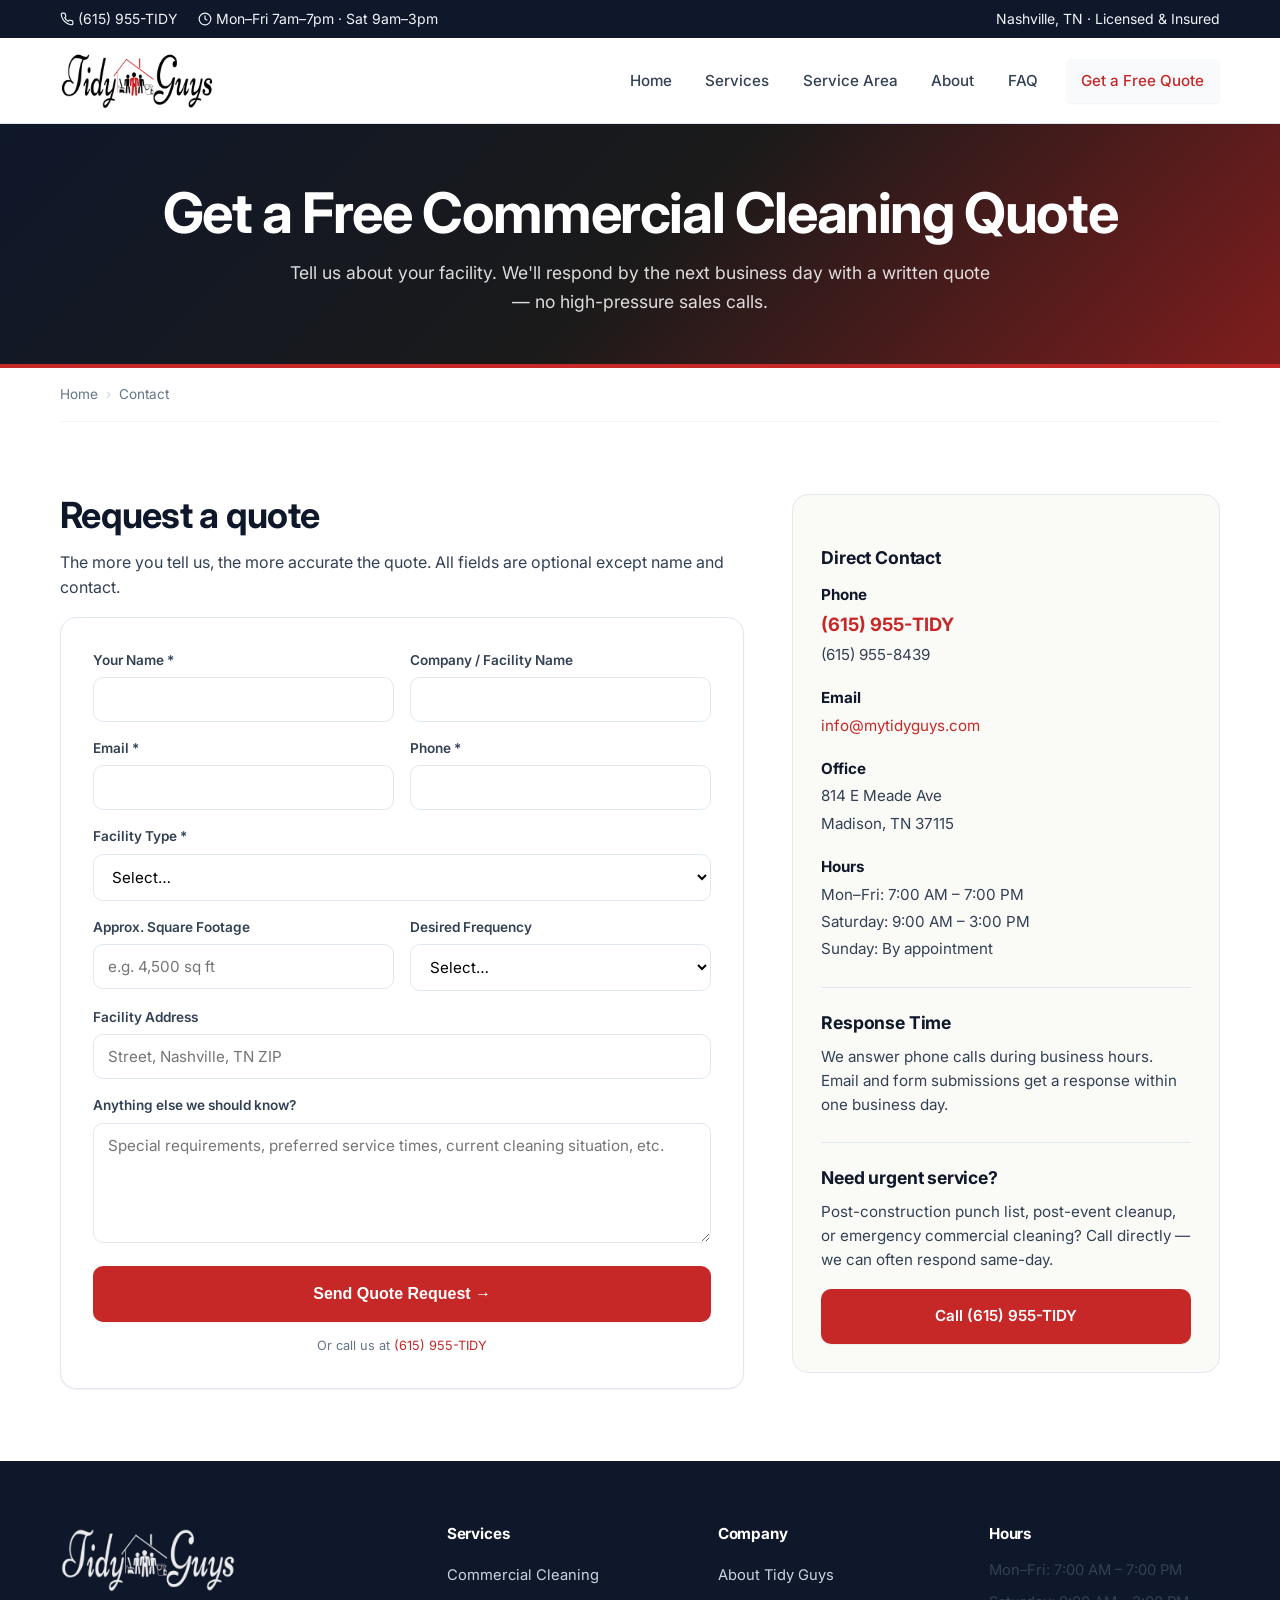
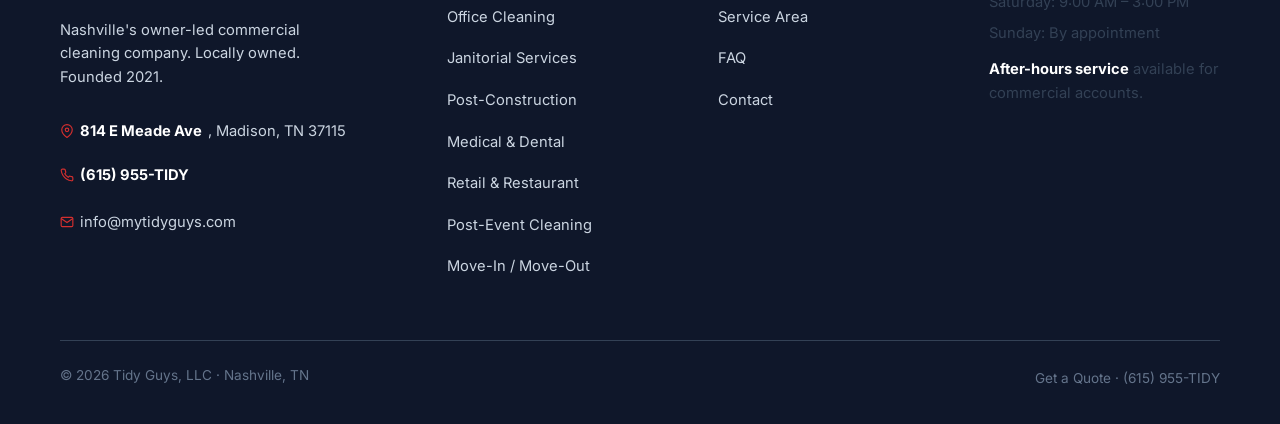
<file: contact.html>
<!DOCTYPE html>
<html lang="en">
<head>
<meta charset="UTF-8">
<!-- Google tag (gtag.js) -->
<script async src="https://www.googletagmanager.com/gtag/js?id=G-0H05C6T5EZ"></script>
<script>
  window.dataLayer = window.dataLayer || [];
  function gtag(){dataLayer.push(arguments);}
  gtag('js', new Date());
  gtag('config', 'G-0H05C6T5EZ');
</script>
<meta name="viewport" content="width=device-width, initial-scale=1.0">
<title>Contact Tidy Guys | Free Commercial Cleaning Quote in Nashville</title>
<meta name="description" content="Get a free commercial cleaning quote from Tidy Guys in Nashville. Call (615) 955-TIDY, email info@mytidyguys.com, or fill out the form for a same-day response.">
<meta name="robots" content="index, follow">
<link rel="canonical" href="https://mytidyguys.com/contact.html">
<meta property="og:type" content="website">
<meta property="og:url" content="https://mytidyguys.com/contact.html">
<meta property="og:title" content="Contact Tidy Guys | Get a Free Quote">
<meta property="og:description" content="Call, email, or fill out the form. Same-day response on weekdays.">
<link rel="preconnect" href="https://fonts.googleapis.com"><link rel="preconnect" href="https://fonts.gstatic.com" crossorigin>
<link href="https://fonts.googleapis.com/css2?family=Inter:wght@400;500;600;700;800&display=swap" rel="stylesheet">
<link rel="stylesheet" href="/css/styles.css">
<link rel="icon" type="image/svg+xml" href="data:image/svg+xml,%3Csvg xmlns='http://www.w3.org/2000/svg' viewBox='0 0 64 64'%3E%3Crect width='64' height='64' rx='14' fill='%23dc2626'/%3E%3Ctext x='50%25' y='50%25' text-anchor='middle' dominant-baseline='central' font-family='Arial,sans-serif' font-weight='800' font-size='34' fill='white'%3ET%3C/text%3E%3C/svg%3E">

<script type="application/ld+json">
{"@context":"https://schema.org","@type":"ContactPage","url":"https://mytidyguys.com/contact.html","name":"Contact Tidy Guys","mainEntity":{"@type":"CleaningService","name":"Tidy Guys","telephone":"+1-615-955-8439","email":"info@mytidyguys.com","address":{"@type":"PostalAddress","streetAddress":"814 E Meade Ave","addressLocality":"Madison","addressRegion":"TN","postalCode":"37115","addressCountry":"US"}}}
</script>
<script type="application/ld+json">
{"@context":"https://schema.org","@type":"BreadcrumbList","itemListElement":[
{"@type":"ListItem","position":1,"name":"Home","item":"https://mytidyguys.com/"},
{"@type":"ListItem","position":2,"name":"Contact","item":"https://mytidyguys.com/contact.html"}]}
</script>
</head>
<body>

<div class="topbar"><div class="container"><div class="topbar-left"><a href="tel:+16159558439"><svg viewBox="0 0 24 24" fill="none" stroke="currentColor" stroke-width="2"><path d="M22 16.92v3a2 2 0 0 1-2.18 2 19.79 19.79 0 0 1-8.63-3.07 19.5 19.5 0 0 1-6-6 19.79 19.79 0 0 1-3.07-8.67A2 2 0 0 1 4.11 2h3a2 2 0 0 1 2 1.72 12.84 12.84 0 0 0 .7 2.81 2 2 0 0 1-.45 2.11L8.09 9.91a16 16 0 0 0 6 6l1.27-1.27a2 2 0 0 1 2.11-.45 12.84 12.84 0 0 0 2.81.7A2 2 0 0 1 22 16.92z"/></svg>(615) 955-TIDY</a><span class="hide-mobile"><svg viewBox="0 0 24 24" fill="none" stroke="currentColor" stroke-width="2"><circle cx="12" cy="12" r="10"/><polyline points="12 6 12 12 16 14"/></svg>Mon–Fri 7am–7pm · Sat 9am–3pm</span></div><div class="topbar-right"><span>Nashville, TN · Licensed &amp; Insured</span></div></div></div>

<header class="header"><div class="container"><a href="/" class="logo" aria-label="Tidy Guys home"><img src="/logo.png" onerror="this.onerror=null;this.src='/logo.svg'" alt="Tidy Guys — Nashville Commercial Cleaning" class="logo-img"></a><button class="menu-toggle" aria-label="Toggle menu" onclick="document.querySelector('.nav').classList.toggle('is-open')"><svg viewBox="0 0 24 24" fill="none" stroke-width="2" stroke-linecap="round"><line x1="3" y1="6" x2="21" y2="6"/><line x1="3" y1="12" x2="21" y2="12"/><line x1="3" y1="18" x2="21" y2="18"/></svg></button><nav class="nav" aria-label="Primary"><a href="/">Home</a><a href="/services.html">Services</a><a href="/service-area.html">Service Area</a><a href="/about.html">About</a><a href="/faq.html">FAQ</a><a href="/contact.html" class="btn btn-primary active">Get a Free Quote</a></nav></div></header>

<section class="page-header"><div class="container"><h1>Get a Free Commercial Cleaning Quote</h1><p>Tell us about your facility. We'll respond by the next business day with a written quote — no high-pressure sales calls.</p></div></section>

<div class="container"><nav class="breadcrumb"><a href="/">Home</a><span class="sep">›</span>Contact</nav></div>

<section class="section">
  <div class="container">
    <div class="two-col">
      <div>
        <h2>Request a quote</h2>
        <p>The more you tell us, the more accurate the quote. All fields are optional except name and contact.</p>
        <!-- Quote request form — builds a mailto: with all fields pre-filled -->
        <form class="form-card" id="quote-form" novalidate>
          <div class="form-grid">
            <div class="form-row">
              <label for="name">Your Name *</label>
              <input type="text" id="name" name="name" required>
            </div>
            <div class="form-row">
              <label for="company">Company / Facility Name</label>
              <input type="text" id="company" name="company">
            </div>
          </div>
          <div class="form-grid">
            <div class="form-row">
              <label for="email">Email *</label>
              <input type="email" id="email" name="email" required>
            </div>
            <div class="form-row">
              <label for="phone">Phone *</label>
              <input type="tel" id="phone" name="phone" required>
            </div>
          </div>
          <div class="form-row">
            <label for="type">Facility Type *</label>
            <select id="type" name="type" required>
              <option value="">Select…</option>
              <option>Office building / suite</option>
              <option>Coworking space</option>
              <option>Medical / dental / clinic</option>
              <option>Retail / boutique</option>
              <option>Restaurant / bar</option>
              <option>Post-construction site</option>
              <option>Event venue</option>
              <option>Property management — multi-tenant</option>
              <option>Move-in / move-out turnover</option>
              <option>Other commercial</option>
            </select>
          </div>
          <div class="form-grid">
            <div class="form-row">
              <label for="size">Approx. Square Footage</label>
              <input type="text" id="size" name="size" placeholder="e.g. 4,500 sq ft">
            </div>
            <div class="form-row">
              <label for="frequency">Desired Frequency</label>
              <select id="frequency" name="frequency">
                <option value="">Select…</option>
                <option>One-time clean</option>
                <option>Daily</option>
                <option>3× per week</option>
                <option>2× per week</option>
                <option>Weekly</option>
                <option>Bi-weekly</option>
                <option>Monthly</option>
                <option>Not sure — recommend something</option>
              </select>
            </div>
          </div>
          <div class="form-row">
            <label for="address">Facility Address</label>
            <input type="text" id="address" name="address" placeholder="Street, Nashville, TN ZIP">
          </div>
          <div class="form-row">
            <label for="message">Anything else we should know?</label>
            <textarea id="message" name="message" placeholder="Special requirements, preferred service times, current cleaning situation, etc."></textarea>
          </div>
          <button type="submit" id="submit-btn" class="btn btn-primary btn-lg btn-block">Send Quote Request →</button>
          <p class="form-help" style="text-align:center;margin-top:0.85rem;">Or call us at <a href="tel:+16159558439">(615) 955-TIDY</a></p>
        </form>

        <!-- Success state (hidden until form submits) -->
        <div id="form-success" style="display:none;" class="form-card" style="text-align:center;padding:3rem 2rem;">
          <svg viewBox="0 0 24 24" fill="none" stroke="#16a34a" stroke-width="2.5" style="width:56px;height:56px;margin:0 auto 1rem;display:block;"><circle cx="12" cy="12" r="10"/><polyline points="9 12 11 14 15 10"/></svg>
          <h3 style="color:#16a34a;margin-bottom:0.5rem;">One last step — hit Send!</h3>
          <p>Your email app opened with everything filled in. Just tap <strong>Send</strong> and we'll get back to you within one business day.</p>
          <p style="margin-top:0.75rem;font-size:0.9rem;">Didn't open? Email us directly at <a href="mailto:info@mytidyguys.com">info@mytidyguys.com</a> or call <a href="tel:+16159558439">(615) 955-TIDY</a>.</p>
        </div>

        <script>
        (function(){
          var form = document.getElementById('quote-form');
          var success = document.getElementById('form-success');
          var btn = document.getElementById('submit-btn');
          if (!form) return;

          /* Basic required-field check */
          function validate() {
            var ok = true;
            ['name','email','phone','type'].forEach(function(id){
              var el = document.getElementById(id);
              if (!el) return;
              if (!el.value.trim()) {
                el.style.borderColor = '#dc2626';
                ok = false;
              } else {
                el.style.borderColor = '';
              }
            });
            return ok;
          }

          function g(id) {
            var el = document.getElementById(id);
            return el ? el.value.trim() : '';
          }

          form.addEventListener('submit', function(e) {
            e.preventDefault();
            if (!validate()) {
              var first = form.querySelector('[style*="dc2626"]');
              if (first) first.focus();
              return;
            }

            /* Build email body */
            var lines = [
              'Name: '           + g('name'),
              g('company') ? 'Company: '        + g('company')   : '',
              'Email: '          + g('email'),
              'Phone: '          + g('phone'),
              g('type')      ? 'Facility Type: '  + g('type')      : '',
              g('size')      ? 'Square Footage: ' + g('size')      : '',
              g('frequency') ? 'Frequency: '      + g('frequency') : '',
              g('address')   ? 'Address: '        + g('address')   : '',
              g('message')   ? '\nAdditional Info:\n' + g('message') : ''
            ].filter(Boolean).join('\n');

            var subject = 'New Quote Request — Tidy Guys';
            var mailto  = 'mailto:info@mytidyguys.com'
                        + '?subject=' + encodeURIComponent(subject)
                        + '&body='    + encodeURIComponent(lines);

            /* Open email app */
            window.location.href = mailto;

            /* GA4 conversion — quote form submitted */
            if (typeof gtag === 'function') {
              gtag('event', 'generate_lead', {
                event_category: 'Quote Form',
                event_label: 'Contact Page Submission',
                value: 1
              });
            }

            /* Show success panel after brief delay */
            setTimeout(function() {
              form.style.display = 'none';
              success.style.display = 'block';
            }, 600);
          });
        })();
        </script>
      </div>

      <aside class="sidebar">
        <h3>Direct Contact</h3>
        <div class="nap" style="line-height:1.8;">
          <p><strong>Phone</strong><br><a href="tel:+16159558439" style="font-size:1.15rem;font-weight:700;">(615) 955-TIDY</a><br>(615) 955-8439</p>
          <p><strong>Email</strong><br><a href="mailto:info@mytidyguys.com">info@mytidyguys.com</a></p>
          <p><strong>Office</strong><br>814 E Meade Ave<br>Madison, TN 37115</p>
          <p><strong>Hours</strong><br>Mon–Fri: 7:00 AM – 7:00 PM<br>Saturday: 9:00 AM – 3:00 PM<br>Sunday: By appointment</p>
        </div>

        <hr style="border:none;border-top:1px solid var(--slate-200);margin:1.5rem 0;">

        <h3>Response Time</h3>
        <p style="font-size:0.95rem;">We answer phone calls during business hours. Email and form submissions get a response within one business day.</p>

        <hr style="border:none;border-top:1px solid var(--slate-200);margin:1.5rem 0;">

        <h3>Need urgent service?</h3>
        <p style="font-size:0.95rem;">Post-construction punch list, post-event cleanup, or emergency commercial cleaning? Call directly — we can often respond same-day.</p>
        <a href="tel:+16159558439" class="btn btn-primary btn-block mt-2">Call (615) 955-TIDY</a>
      </aside>
    </div>
  </div>
</section>

<footer class="footer"><div class="container"><div class="footer-grid"><div><a href="/" class="logo" aria-label="Tidy Guys home"><img src="/logo.png" onerror="this.onerror=null;this.src='/logo.svg'" alt="Tidy Guys — Nashville Commercial Cleaning" class="logo-img"></a><p class="footer-tagline">Nashville's owner-led commercial cleaning company. Locally owned. Founded 2021.</p><div class="nap-block"><div><svg viewBox="0 0 24 24" fill="none" stroke-width="2"><path d="M21 10c0 7-9 13-9 13s-9-6-9-13a9 9 0 0 1 18 0z"/><circle cx="12" cy="10" r="3"/></svg><strong>814 E Meade Ave</strong>, Madison, TN 37115</div><div><svg viewBox="0 0 24 24" fill="none" stroke-width="2"><path d="M22 16.92v3a2 2 0 0 1-2.18 2 19.79 19.79 0 0 1-8.63-3.07 19.5 19.5 0 0 1-6-6 19.79 19.79 0 0 1-3.07-8.67A2 2 0 0 1 4.11 2h3a2 2 0 0 1 2 1.72 12.84 12.84 0 0 0 .7 2.81 2 2 0 0 1-.45 2.11L8.09 9.91a16 16 0 0 0 6 6l1.27-1.27a2 2 0 0 1 2.11-.45 12.84 12.84 0 0 0 2.81.7A2 2 0 0 1 22 16.92z"/></svg><a href="tel:+16159558439"><strong>(615) 955-TIDY</strong></a></div><div><a href="mailto:info@mytidyguys.com" class="nap-link"><svg viewBox="0 0 24 24" fill="none" stroke-width="2"><path d="M4 4h16c1.1 0 2 .9 2 2v12c0 1.1-.9 2-2 2H4c-1.1 0-2-.9-2-2V6c0-1.1.9-2 2-2z"/><polyline points="22,6 12,13 2,6"/></svg>info@mytidyguys.com</a></div></div></div><div><h4>Services</h4><ul><li><a href="/services/commercial-cleaning.html">Commercial Cleaning</a></li><li><a href="/services/office-cleaning.html">Office Cleaning</a></li><li><a href="/services/janitorial-services.html">Janitorial Services</a></li><li><a href="/services/post-construction-cleaning.html">Post-Construction</a></li><li><a href="/services/medical-cleaning.html">Medical &amp; Dental</a></li><li><a href="/services/retail-restaurant-cleaning.html">Retail &amp; Restaurant</a></li><li><a href="/services/post-event-cleaning.html">Post-Event Cleaning</a></li><li><a href="/services/move-in-out-cleaning.html">Move-In / Move-Out</a></li></ul></div><div><h4>Company</h4><ul><li><a href="/about.html">About Tidy Guys</a></li><li><a href="/service-area.html">Service Area</a></li><li><a href="/faq.html">FAQ</a></li><li><a href="/contact.html">Contact</a></li></ul></div><div><h4>Hours</h4><ul><li>Mon–Fri: 7:00 AM – 7:00 PM</li><li>Saturday: 9:00 AM – 3:00 PM</li><li>Sunday: By appointment</li><li style="margin-top:0.75rem;"><strong style="color:white;">After-hours service</strong> available for commercial accounts.</li></ul></div></div><div class="footer-bottom"><div>© <span id="yr"></span> Tidy Guys, LLC · Nashville, TN</div><div><a href="/contact.html">Get a Quote</a> · <a href="tel:+16159558439">(615) 955-TIDY</a></div></div></div></footer>
<script src="/js/main.js"></script>
</body>
</html>
</file>
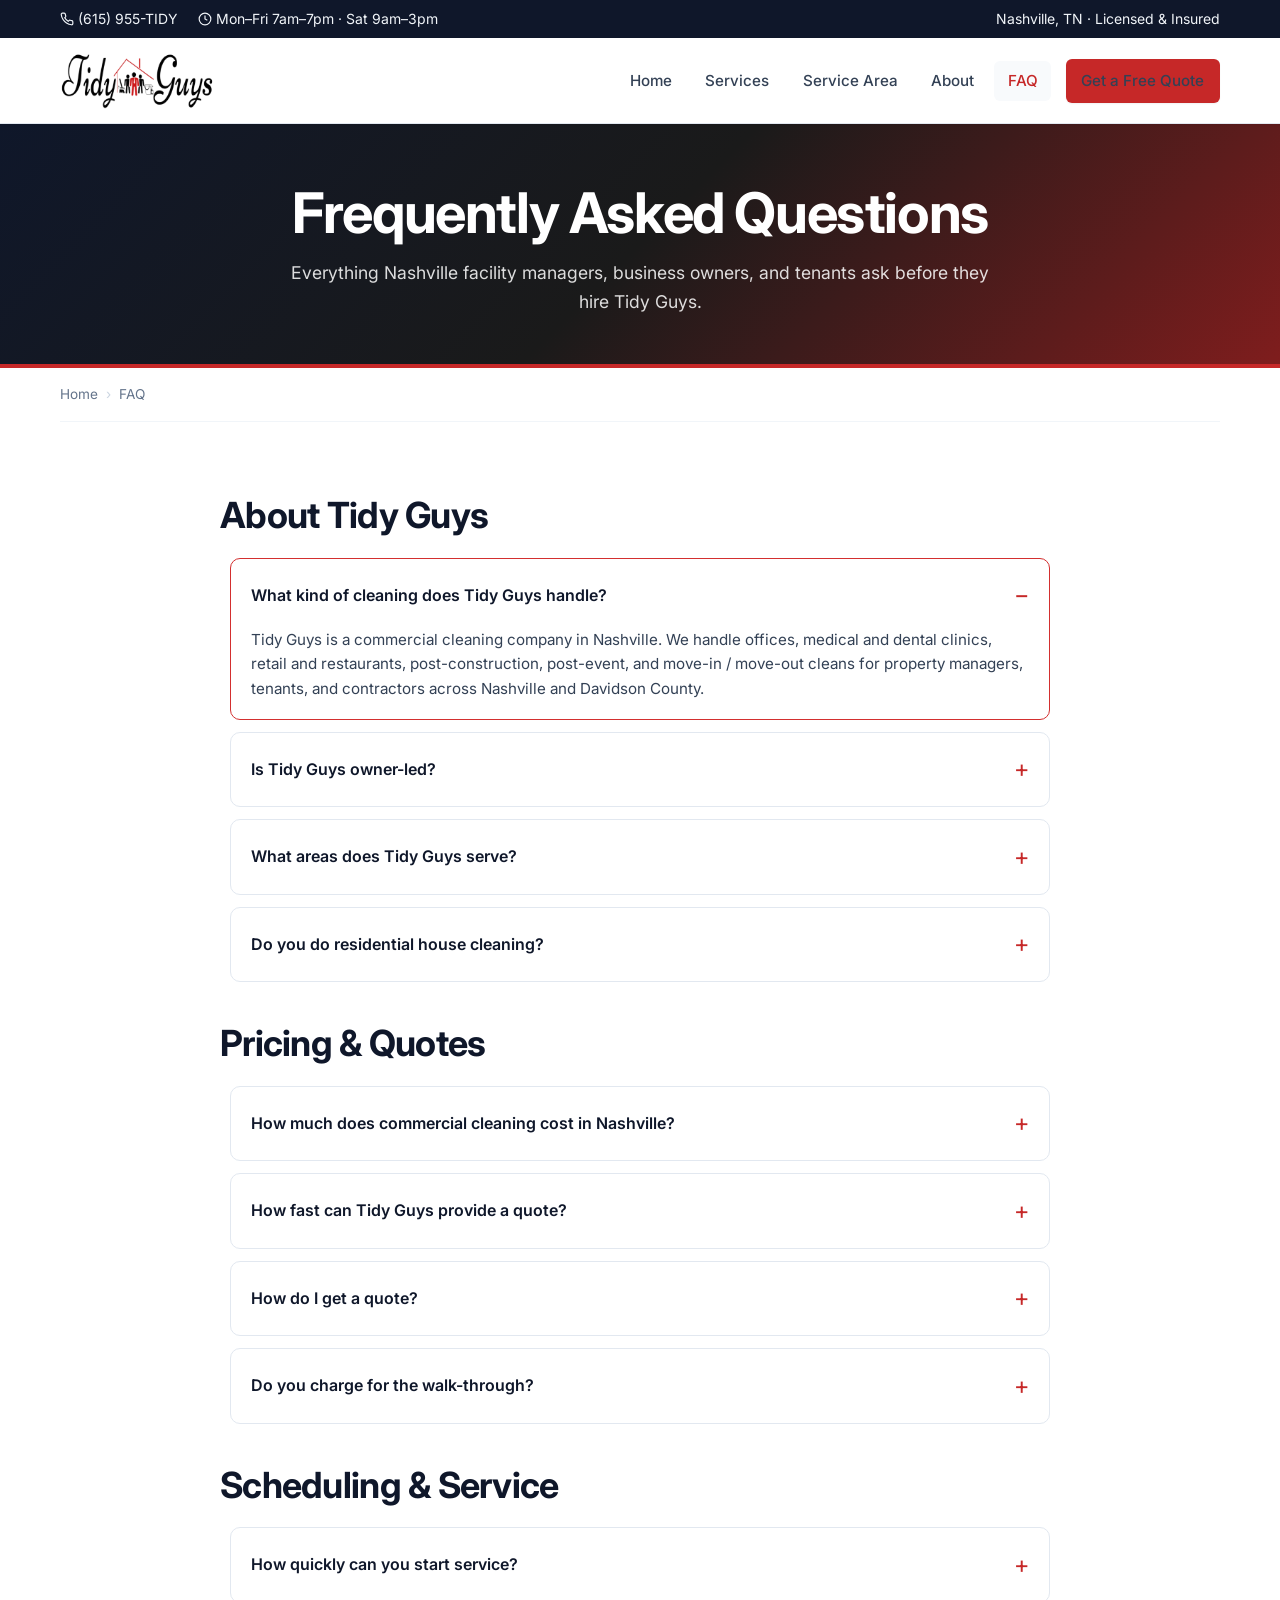
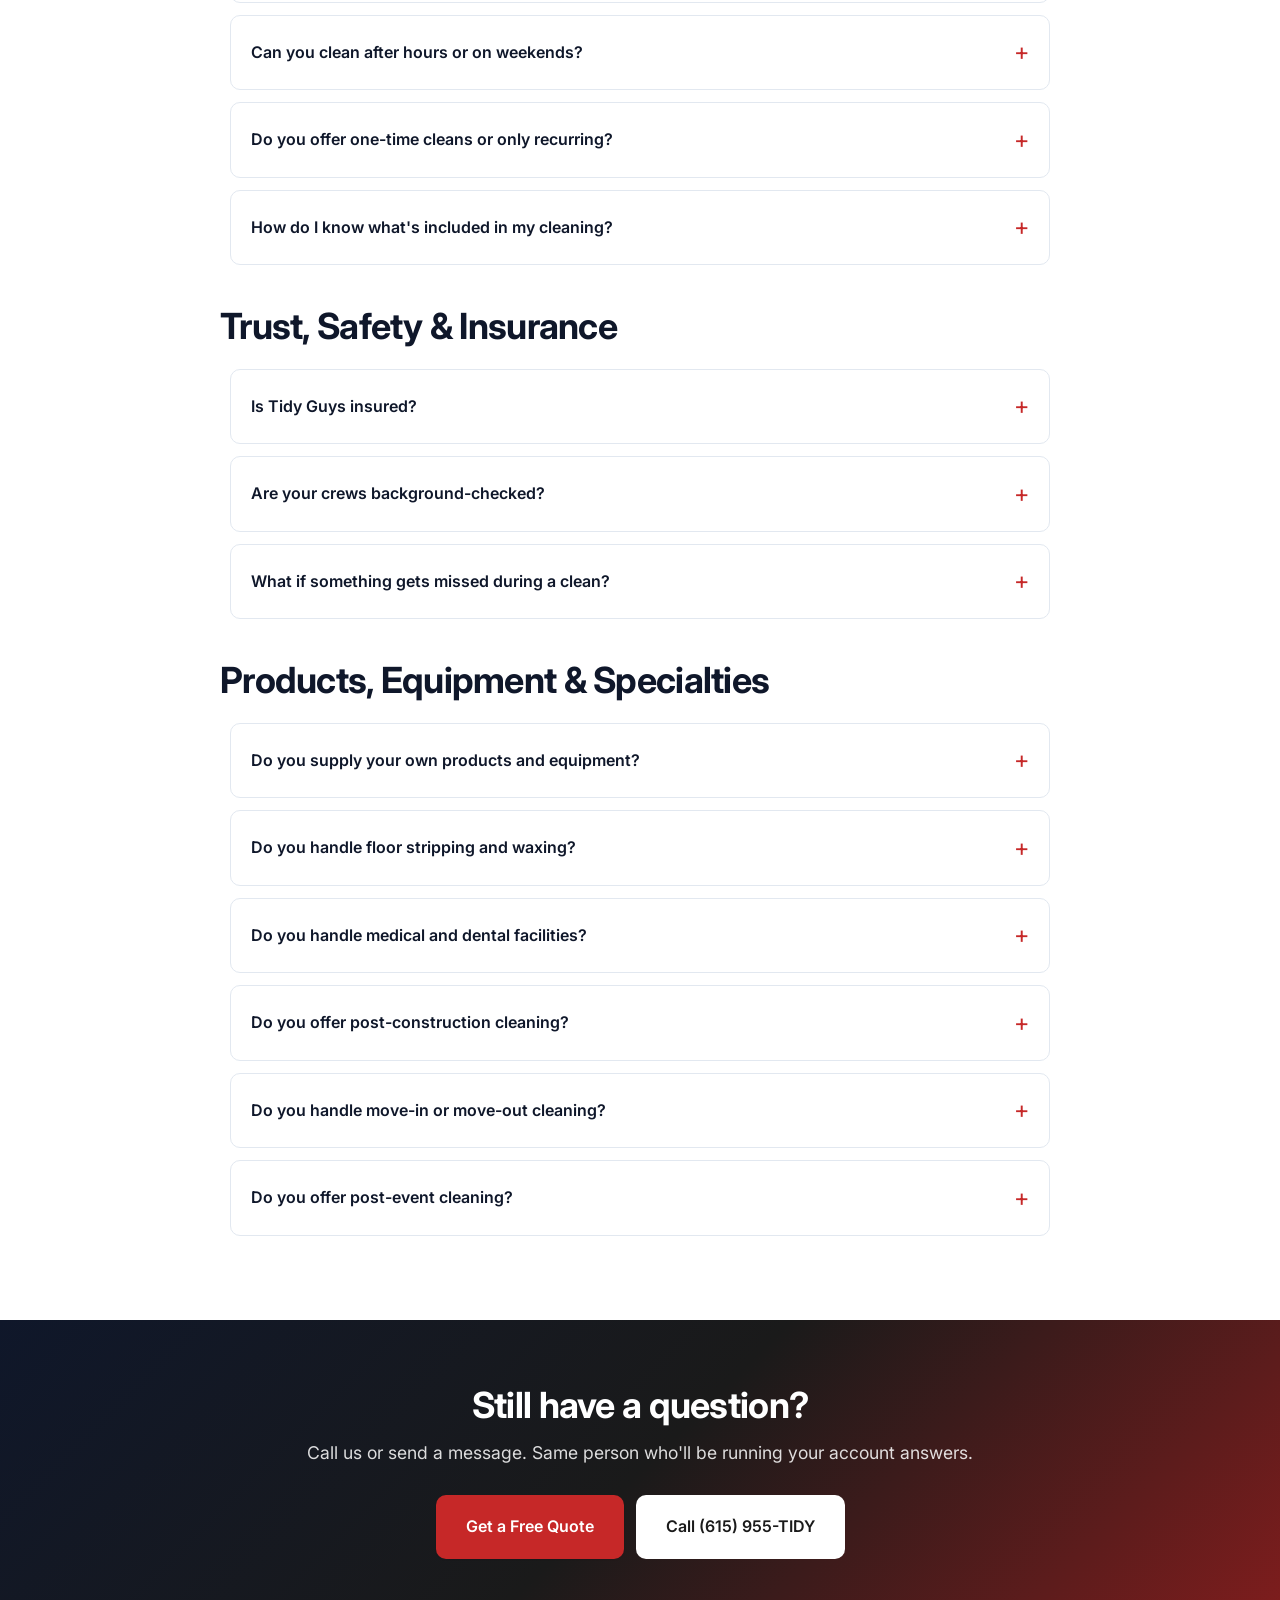
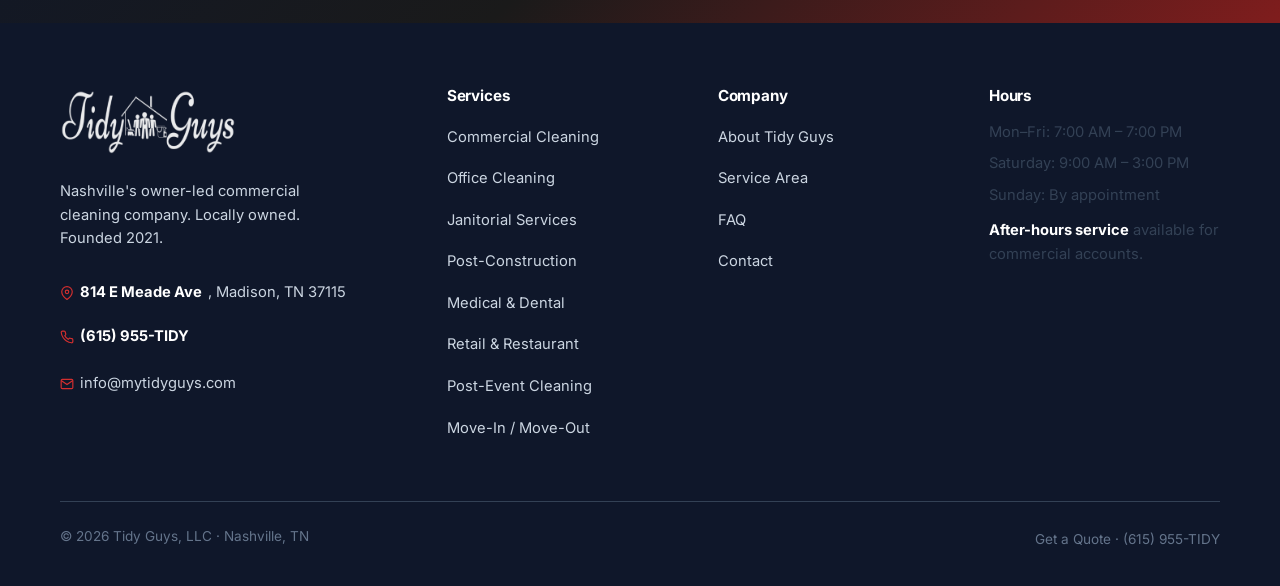
<file: faq.html>
<!DOCTYPE html>
<html lang="en">
<head>
<meta charset="UTF-8">
<!-- Google tag (gtag.js) -->
<script async src="https://www.googletagmanager.com/gtag/js?id=G-0H05C6T5EZ"></script>
<script>
  window.dataLayer = window.dataLayer || [];
  function gtag(){dataLayer.push(arguments);}
  gtag('js', new Date());
  gtag('config', 'G-0H05C6T5EZ');
</script>
<meta name="viewport" content="width=device-width, initial-scale=1.0">
<title>FAQ | Tidy Guys Commercial Cleaning Nashville</title>
<meta name="description" content="Answers to common questions about Tidy Guys commercial cleaning in Nashville. Pricing, scheduling, insurance, scope, products, after-hours, and move-in/out cleans.">
<meta name="robots" content="index, follow">
<link rel="canonical" href="https://mytidyguys.com/faq.html">
<meta property="og:type" content="website">
<meta property="og:url" content="https://mytidyguys.com/faq.html">
<meta property="og:title" content="FAQ | Tidy Guys Commercial Cleaning Nashville">
<meta property="og:description" content="Pricing, scheduling, insurance, products, after-hours, move-in/out — answered.">
<link rel="preconnect" href="https://fonts.googleapis.com"><link rel="preconnect" href="https://fonts.gstatic.com" crossorigin>
<link href="https://fonts.googleapis.com/css2?family=Inter:wght@400;500;600;700;800&display=swap" rel="stylesheet">
<link rel="stylesheet" href="/css/styles.css">
<link rel="icon" type="image/svg+xml" href="data:image/svg+xml,%3Csvg xmlns='http://www.w3.org/2000/svg' viewBox='0 0 64 64'%3E%3Crect width='64' height='64' rx='14' fill='%23dc2626'/%3E%3Ctext x='50%25' y='50%25' text-anchor='middle' dominant-baseline='central' font-family='Arial,sans-serif' font-weight='800' font-size='34' fill='white'%3ET%3C/text%3E%3C/svg%3E">

<script type="application/ld+json">
{
  "@context": "https://schema.org",
  "@type": "FAQPage",
  "mainEntity": [
    {"@type":"Question","name":"What kind of cleaning does Tidy Guys handle?","acceptedAnswer":{"@type":"Answer","text":"Tidy Guys is a commercial cleaning company in Nashville, Tennessee. We handle offices, medical and dental clinics, retail and restaurants, post-construction, post-event, and move-in / move-out cleans for property managers, tenants, and contractors across Nashville and Davidson County."}},
    {"@type":"Question","name":"What areas does Tidy Guys serve?","acceptedAnswer":{"@type":"Answer","text":"We serve all of Nashville and Davidson County, including East Nashville, Downtown, Germantown, the Gulch, Green Hills, 12 South, Berry Hill, Inglewood, plus Brentwood, Franklin, Hendersonville, Mt. Juliet, Antioch, Madison, and surrounding metro areas."}},
    {"@type":"Question","name":"Is Tidy Guys insured?","acceptedAnswer":{"@type":"Answer","text":"Yes. Tidy Guys is fully insured. A Certificate of Insurance can be issued to your property manager or facility owner before service begins."}},
    {"@type":"Question","name":"How much does commercial cleaning cost in Nashville?","acceptedAnswer":{"@type":"Answer","text":"Commercial cleaning is priced per facility based on square footage, scope of work, frequency, and access. We give written quotes after a brief walk-through (in person or virtual) — no obligation. Most small offices fall into a predictable per-visit range, and we offer recurring discounts for weekly and daily accounts."}},
    {"@type":"Question","name":"How fast can Tidy Guys provide a quote?","acceptedAnswer":{"@type":"Answer","text":"Most commercial quotes are returned within one business day after a brief walk-through or virtual consultation. Urgent post-construction and post-event jobs can be quoted same-day."}},
    {"@type":"Question","name":"How quickly can you start service?","acceptedAnswer":{"@type":"Answer","text":"Most recurring commercial accounts can start within 5–7 business days of the walk-through. Urgent post-construction, post-event, and move-out jobs can often be scheduled within 24–72 hours."}},
    {"@type":"Question","name":"Can you clean after hours or on weekends?","acceptedAnswer":{"@type":"Answer","text":"Yes. Most of our commercial accounts are cleaned in the evening, overnight, or on weekends so your team and customers don't see us. Tell us your preferred service window in your quote request."}},
    {"@type":"Question","name":"Do you supply your own products and equipment?","acceptedAnswer":{"@type":"Answer","text":"Yes. Tidy Guys brings all chemicals, equipment, and supplies. Eco-friendly and CDC-aligned products are available on request — important for medical, dental, and food-service spaces."}},
    {"@type":"Question","name":"Do you handle floor stripping and waxing?","acceptedAnswer":{"@type":"Answer","text":"Yes. Hard-floor strip-and-wax, VCT care, polished concrete, and carpet shampooing are part of our janitorial program. We can include them in a recurring schedule or quote them as one-time projects."}},
    {"@type":"Question","name":"Are your crews background-checked?","acceptedAnswer":{"@type":"Answer","text":"Yes. Every Tidy Guys crew member is background-checked and trained on our scope of work and safety protocols before they enter a client facility."}},
    {"@type":"Question","name":"What if something gets missed during a clean?","acceptedAnswer":{"@type":"Answer","text":"Call us. Under our 100% satisfaction guarantee, we will return and re-clean the missed item the same day or the next business morning at no additional charge."}},
    {"@type":"Question","name":"Do you offer one-time cleans or only recurring?","acceptedAnswer":{"@type":"Answer","text":"Both. We handle one-time deep cleans, post-event cleanups, post-construction punch lists, and move-in / move-out turnovers. We also handle recurring daily, weekly, and bi-weekly programs for offices, clinics, and property management accounts."}},
    {"@type":"Question","name":"Do you handle medical and dental facilities?","acceptedAnswer":{"@type":"Answer","text":"Yes. We service medical clinics, dental practices, and urgent-care offices using hospital-grade disinfectants, color-coded equipment to prevent cross-contamination, and HIPAA-aware crews."}},
    {"@type":"Question","name":"Do you offer post-construction cleaning?","acceptedAnswer":{"@type":"Answer","text":"Yes. Tidy Guys provides rough cleans, final cleans, and touch-up cleans for general contractors, developers, and renovation projects across Nashville. We handle drywall dust, debris, residue, and the punch list to make the building move-in ready."}},
    {"@type":"Question","name":"Do you handle move-in or move-out cleaning?","acceptedAnswer":{"@type":"Answer","text":"Yes. Office moves, suite turnovers, retail handoffs, and tenant transitions across the Nashville metro. Walls, baseboards, floors, kitchens, restrooms — every surface in an empty space."}},
    {"@type":"Question","name":"Do you offer post-event cleaning?","acceptedAnswer":{"@type":"Answer","text":"Yes. Weddings, corporate events, conferences, pop-ups, and venue rentals across Nashville. Same-night or next-morning turnaround so the next day starts fresh."}},
    {"@type":"Question","name":"Do you do residential house cleaning?","acceptedAnswer":{"@type":"Answer","text":"Tidy Guys is currently focused on commercial cleaning. We do offer move-in and move-out cleans for residential transitions, but we are not a recurring residential maid service. For weekly home cleans, we can refer you to a Nashville residential specialist."}},
    {"@type":"Question","name":"How do I know what's included in my cleaning?","acceptedAnswer":{"@type":"Answer","text":"Every account starts with a written scope of work — a checklist of exactly what gets cleaned and how often. You'll know exactly what's included before service begins, and you can change it at any time."}},
    {"@type":"Question","name":"Is Tidy Guys owner-led?","acceptedAnswer":{"@type":"Answer","text":"Yes. Tidy Guys was founded in 2021 in East Nashville and is still owner-led. The owner personally walks every new account before service begins and is the direct point of contact for facility managers and business owners — not a regional rep."}},
    {"@type":"Question","name":"How do I get a quote?","acceptedAnswer":{"@type":"Answer","text":"Three ways: call (615) 955-TIDY, email info@mytidyguys.com, or fill out the quote form at mytidyguys.com/contact.html. Most quotes are returned within one business day."}}
  ]
}
</script>
<script type="application/ld+json">
{"@context":"https://schema.org","@type":"BreadcrumbList","itemListElement":[
{"@type":"ListItem","position":1,"name":"Home","item":"https://mytidyguys.com/"},
{"@type":"ListItem","position":2,"name":"FAQ","item":"https://mytidyguys.com/faq.html"}]}
</script>
</head>
<body>

<div class="topbar"><div class="container"><div class="topbar-left"><a href="tel:+16159558439"><svg viewBox="0 0 24 24" fill="none" stroke="currentColor" stroke-width="2"><path d="M22 16.92v3a2 2 0 0 1-2.18 2 19.79 19.79 0 0 1-8.63-3.07 19.5 19.5 0 0 1-6-6 19.79 19.79 0 0 1-3.07-8.67A2 2 0 0 1 4.11 2h3a2 2 0 0 1 2 1.72 12.84 12.84 0 0 0 .7 2.81 2 2 0 0 1-.45 2.11L8.09 9.91a16 16 0 0 0 6 6l1.27-1.27a2 2 0 0 1 2.11-.45 12.84 12.84 0 0 0 2.81.7A2 2 0 0 1 22 16.92z"/></svg>(615) 955-TIDY</a><span class="hide-mobile"><svg viewBox="0 0 24 24" fill="none" stroke="currentColor" stroke-width="2"><circle cx="12" cy="12" r="10"/><polyline points="12 6 12 12 16 14"/></svg>Mon–Fri 7am–7pm · Sat 9am–3pm</span></div><div class="topbar-right"><span>Nashville, TN · Licensed &amp; Insured</span></div></div></div>

<header class="header"><div class="container"><a href="/" class="logo" aria-label="Tidy Guys home"><img src="/logo.png" onerror="this.onerror=null;this.src='/logo.svg'" alt="Tidy Guys — Nashville Commercial Cleaning" class="logo-img"></a><button class="menu-toggle" aria-label="Toggle menu" onclick="document.querySelector('.nav').classList.toggle('is-open')"><svg viewBox="0 0 24 24" fill="none" stroke-width="2" stroke-linecap="round"><line x1="3" y1="6" x2="21" y2="6"/><line x1="3" y1="12" x2="21" y2="12"/><line x1="3" y1="18" x2="21" y2="18"/></svg></button><nav class="nav" aria-label="Primary"><a href="/">Home</a><a href="/services.html">Services</a><a href="/service-area.html">Service Area</a><a href="/about.html">About</a><a href="/faq.html" class="active">FAQ</a><a href="/contact.html" class="btn btn-primary">Get a Free Quote</a></nav></div></header>

<section class="page-header"><div class="container"><h1>Frequently Asked Questions</h1><p>Everything Nashville facility managers, business owners, and tenants ask before they hire Tidy Guys.</p></div></section>

<div class="container"><nav class="breadcrumb"><a href="/">Home</a><span class="sep">›</span>FAQ</nav></div>

<section class="section">
  <div class="container container-narrow">

    <h2 style="margin-bottom:1.25rem;">About Tidy Guys</h2>
    <div class="faq-list">
      <details class="faq" open><summary>What kind of cleaning does Tidy Guys handle?</summary><p>Tidy Guys is a commercial cleaning company in Nashville. We handle offices, medical and dental clinics, retail and restaurants, post-construction, post-event, and move-in / move-out cleans for property managers, tenants, and contractors across Nashville and Davidson County.</p></details>
      <details class="faq"><summary>Is Tidy Guys owner-led?</summary><p>Yes. Tidy Guys was founded in 2021 in East Nashville and is still owner-led. The owner personally walks every new account before service begins and is the direct point of contact for facility managers and business owners — not a regional rep.</p></details>
      <details class="faq"><summary>What areas does Tidy Guys serve?</summary><p>We serve all of Nashville and Davidson County: East Nashville, Downtown, Germantown, the Gulch, Green Hills, 12 South, Berry Hill, Inglewood, plus Brentwood, Franklin, Hendersonville, Mt. Juliet, Antioch, Madison, and surrounding metro areas. <a href="/service-area.html">See full service area →</a></p></details>
      <details class="faq"><summary>Do you do residential house cleaning?</summary><p>Tidy Guys is focused on commercial cleaning. We do offer move-in and move-out cleans for residential transitions, but we are not a recurring residential maid service.</p></details>
    </div>

    <h2 style="margin-top:2.5rem;margin-bottom:1.25rem;">Pricing &amp; Quotes</h2>
    <div class="faq-list">
      <details class="faq"><summary>How much does commercial cleaning cost in Nashville?</summary><p>Commercial cleaning is priced per facility based on square footage, scope of work, frequency, and access. We give written quotes after a brief walk-through — no obligation. Most small offices fall into a predictable per-visit range, and we offer recurring discounts for weekly and daily accounts.</p></details>
      <details class="faq"><summary>How fast can Tidy Guys provide a quote?</summary><p>Most commercial quotes are returned within one business day after a brief walk-through or virtual consultation. Urgent post-construction and post-event jobs can be quoted same-day.</p></details>
      <details class="faq"><summary>How do I get a quote?</summary><p>Three ways: <a href="tel:+16159558439">call (615) 955-TIDY</a>, email <a href="mailto:info@mytidyguys.com">info@mytidyguys.com</a>, or fill out the <a href="/contact.html">quote form</a>. Most quotes are returned within one business day.</p></details>
      <details class="faq"><summary>Do you charge for the walk-through?</summary><p>No. The walk-through and quote are always free. We don't charge until we clean.</p></details>
    </div>

    <h2 style="margin-top:2.5rem;margin-bottom:1.25rem;">Scheduling &amp; Service</h2>
    <div class="faq-list">
      <details class="faq"><summary>How quickly can you start service?</summary><p>Most recurring commercial accounts can start within 5–7 business days of the walk-through. Urgent post-construction, post-event, and move-out jobs can often be scheduled within 24–72 hours.</p></details>
      <details class="faq"><summary>Can you clean after hours or on weekends?</summary><p>Yes. Most of our commercial accounts are cleaned in the evening, overnight, or on weekends so your team and customers don't see us. Tell us your preferred service window in your quote request.</p></details>
      <details class="faq"><summary>Do you offer one-time cleans or only recurring?</summary><p>Both. We handle one-time deep cleans, post-event cleanups, post-construction punch lists, and move-in / move-out turnovers. We also run recurring daily, weekly, and bi-weekly programs for offices, clinics, and property management accounts.</p></details>
      <details class="faq"><summary>How do I know what's included in my cleaning?</summary><p>Every account starts with a written scope of work — a checklist of exactly what gets cleaned and how often. You'll know exactly what's included before service begins, and you can change it at any time.</p></details>
    </div>

    <h2 style="margin-top:2.5rem;margin-bottom:1.25rem;">Trust, Safety &amp; Insurance</h2>
    <div class="faq-list">
      <details class="faq"><summary>Is Tidy Guys insured?</summary><p>Yes. Tidy Guys is fully insured. A Certificate of Insurance can be issued to your property manager or facility owner before service begins.</p></details>
      <details class="faq"><summary>Are your crews background-checked?</summary><p>Yes. Every Tidy Guys crew member is background-checked and trained on our scope of work and safety protocols before they enter a client facility.</p></details>
      <details class="faq"><summary>What if something gets missed during a clean?</summary><p>Call us. Under our 100% satisfaction guarantee, we'll return and re-clean the missed item the same day or the next business morning at no additional charge.</p></details>
    </div>

    <h2 style="margin-top:2.5rem;margin-bottom:1.25rem;">Products, Equipment &amp; Specialties</h2>
    <div class="faq-list">
      <details class="faq"><summary>Do you supply your own products and equipment?</summary><p>Yes. Tidy Guys brings all chemicals, equipment, and supplies. Eco-friendly and CDC-aligned products are available on request — important for medical, dental, and food-service spaces.</p></details>
      <details class="faq"><summary>Do you handle floor stripping and waxing?</summary><p>Yes. Hard-floor strip-and-wax, VCT care, polished concrete, and carpet shampooing are part of our janitorial program. We can include them in a recurring schedule or quote them as one-time projects.</p></details>
      <details class="faq"><summary>Do you handle medical and dental facilities?</summary><p>Yes. We service medical clinics, dental practices, and urgent-care offices using hospital-grade disinfectants, color-coded equipment to prevent cross-contamination, and HIPAA-aware crews. <a href="/services/medical-cleaning.html">See medical cleaning →</a></p></details>
      <details class="faq"><summary>Do you offer post-construction cleaning?</summary><p>Yes. Tidy Guys provides rough cleans, final cleans, and touch-up cleans for general contractors, developers, and renovation projects across Nashville. <a href="/services/post-construction-cleaning.html">See post-construction →</a></p></details>
      <details class="faq"><summary>Do you handle move-in or move-out cleaning?</summary><p>Yes. Office moves, suite turnovers, retail handoffs, and tenant transitions across the Nashville metro. Walls, baseboards, floors, kitchens, restrooms — every surface in an empty space. <a href="/services/move-in-out-cleaning.html">See move-in / move-out →</a></p></details>
      <details class="faq"><summary>Do you offer post-event cleaning?</summary><p>Yes. Weddings, corporate events, conferences, pop-ups, and venue rentals across Nashville. Same-night or next-morning turnaround. <a href="/services/post-event-cleaning.html">See post-event →</a></p></details>
    </div>

  </div>
</section>

<section class="cta-band"><div class="container container-narrow"><h2>Still have a question?</h2><p>Call us or send a message. Same person who'll be running your account answers.</p><div class="btn-row"><a href="/contact.html" class="btn btn-accent btn-lg">Get a Free Quote</a><a href="tel:+16159558439" class="btn btn-white btn-lg">Call (615) 955-TIDY</a></div></div></section>

<footer class="footer"><div class="container"><div class="footer-grid"><div><a href="/" class="logo" aria-label="Tidy Guys home"><img src="/logo.png" onerror="this.onerror=null;this.src='/logo.svg'" alt="Tidy Guys — Nashville Commercial Cleaning" class="logo-img"></a><p class="footer-tagline">Nashville's owner-led commercial cleaning company. Locally owned. Founded 2021.</p><div class="nap-block"><div><svg viewBox="0 0 24 24" fill="none" stroke-width="2"><path d="M21 10c0 7-9 13-9 13s-9-6-9-13a9 9 0 0 1 18 0z"/><circle cx="12" cy="10" r="3"/></svg><strong>814 E Meade Ave</strong>, Madison, TN 37115</div><div><svg viewBox="0 0 24 24" fill="none" stroke-width="2"><path d="M22 16.92v3a2 2 0 0 1-2.18 2 19.79 19.79 0 0 1-8.63-3.07 19.5 19.5 0 0 1-6-6 19.79 19.79 0 0 1-3.07-8.67A2 2 0 0 1 4.11 2h3a2 2 0 0 1 2 1.72 12.84 12.84 0 0 0 .7 2.81 2 2 0 0 1-.45 2.11L8.09 9.91a16 16 0 0 0 6 6l1.27-1.27a2 2 0 0 1 2.11-.45 12.84 12.84 0 0 0 2.81.7A2 2 0 0 1 22 16.92z"/></svg><a href="tel:+16159558439"><strong>(615) 955-TIDY</strong></a></div><div><a href="mailto:info@mytidyguys.com" class="nap-link"><svg viewBox="0 0 24 24" fill="none" stroke-width="2"><path d="M4 4h16c1.1 0 2 .9 2 2v12c0 1.1-.9 2-2 2H4c-1.1 0-2-.9-2-2V6c0-1.1.9-2 2-2z"/><polyline points="22,6 12,13 2,6"/></svg>info@mytidyguys.com</a></div></div></div><div><h4>Services</h4><ul><li><a href="/services/commercial-cleaning.html">Commercial Cleaning</a></li><li><a href="/services/office-cleaning.html">Office Cleaning</a></li><li><a href="/services/janitorial-services.html">Janitorial Services</a></li><li><a href="/services/post-construction-cleaning.html">Post-Construction</a></li><li><a href="/services/medical-cleaning.html">Medical &amp; Dental</a></li><li><a href="/services/retail-restaurant-cleaning.html">Retail &amp; Restaurant</a></li><li><a href="/services/post-event-cleaning.html">Post-Event Cleaning</a></li><li><a href="/services/move-in-out-cleaning.html">Move-In / Move-Out</a></li></ul></div><div><h4>Company</h4><ul><li><a href="/about.html">About Tidy Guys</a></li><li><a href="/service-area.html">Service Area</a></li><li><a href="/faq.html">FAQ</a></li><li><a href="/contact.html">Contact</a></li></ul></div><div><h4>Hours</h4><ul><li>Mon–Fri: 7:00 AM – 7:00 PM</li><li>Saturday: 9:00 AM – 3:00 PM</li><li>Sunday: By appointment</li><li style="margin-top:0.75rem;"><strong style="color:white;">After-hours service</strong> available for commercial accounts.</li></ul></div></div><div class="footer-bottom"><div>© <span id="yr"></span> Tidy Guys, LLC · Nashville, TN</div><div><a href="/contact.html">Get a Quote</a> · <a href="tel:+16159558439">(615) 955-TIDY</a></div></div></div></footer>
<script src="/js/main.js"></script>
</body>
</html>
</file>
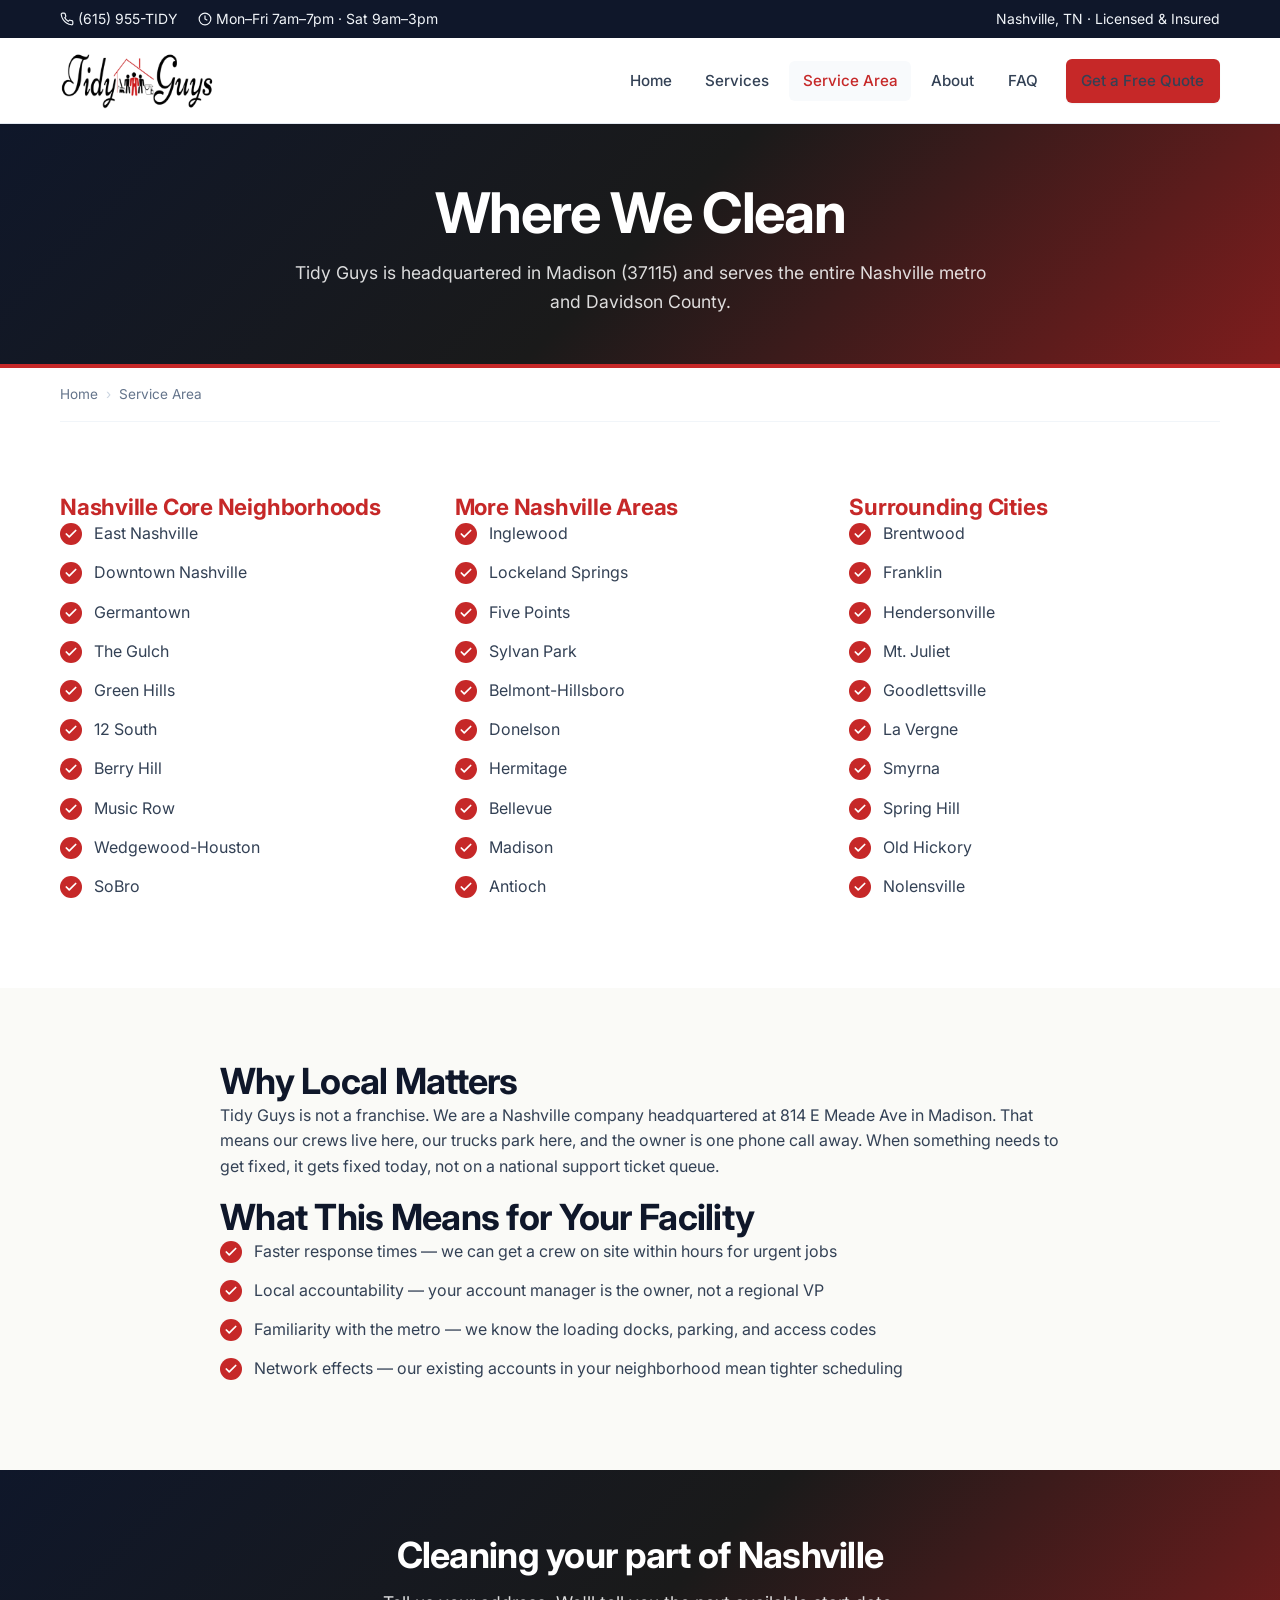
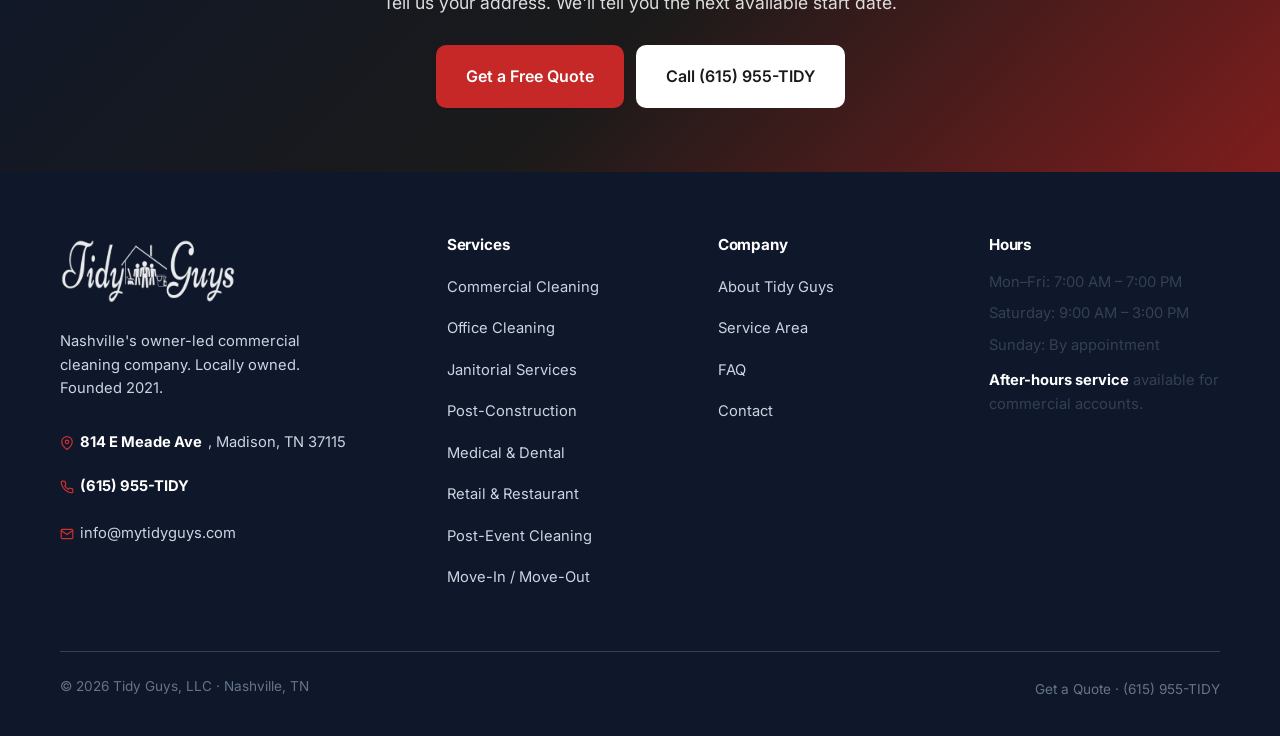
<file: service-area.html>
<!DOCTYPE html>
<html lang="en">
<head>
<meta charset="UTF-8">
<!-- Google tag (gtag.js) -->
<script async src="https://www.googletagmanager.com/gtag/js?id=G-0H05C6T5EZ"></script>
<script>
  window.dataLayer = window.dataLayer || [];
  function gtag(){dataLayer.push(arguments);}
  gtag('js', new Date());
  gtag('config', 'G-0H05C6T5EZ');
</script>
<meta name="viewport" content="width=device-width, initial-scale=1.0">
<title>Nashville Service Area | Tidy Guys Commercial Cleaning</title>
<meta name="description" content="Tidy Guys serves all of Nashville and Davidson County: East Nashville, Downtown, Germantown, the Gulch, Green Hills, plus Brentwood, Franklin, Hendersonville, Mt. Juliet, and more.">
<meta name="robots" content="index, follow">
<link rel="canonical" href="https://mytidyguys.com/service-area.html">
<meta property="og:type" content="website">
<meta property="og:url" content="https://mytidyguys.com/service-area.html">
<meta property="og:title" content="Nashville Service Area | Tidy Guys">
<meta property="og:description" content="Cleaning Nashville and the metro: East Nashville, Downtown, Germantown, Brentwood, Franklin, and more.">
<link rel="preconnect" href="https://fonts.googleapis.com"><link rel="preconnect" href="https://fonts.gstatic.com" crossorigin>
<link href="https://fonts.googleapis.com/css2?family=Inter:wght@400;500;600;700;800&display=swap" rel="stylesheet">
<link rel="stylesheet" href="/css/styles.css">
<link rel="icon" type="image/svg+xml" href="data:image/svg+xml,%3Csvg xmlns='http://www.w3.org/2000/svg' viewBox='0 0 64 64'%3E%3Crect width='64' height='64' rx='14' fill='%23dc2626'/%3E%3Ctext x='50%25' y='50%25' text-anchor='middle' dominant-baseline='central' font-family='Arial,sans-serif' font-weight='800' font-size='34' fill='white'%3ET%3C/text%3E%3C/svg%3E">

<script type="application/ld+json">
{"@context":"https://schema.org","@type":"Place","name":"Tidy Guys Service Area","containedInPlace":{"@type":"AdministrativeArea","name":"Davidson County, Tennessee"},"geo":{"@type":"GeoShape","name":"Nashville Metro Service Area","circle":"36.2570 -86.7170 35000"}}
</script>
<script type="application/ld+json">
{"@context":"https://schema.org","@type":"BreadcrumbList","itemListElement":[
{"@type":"ListItem","position":1,"name":"Home","item":"https://mytidyguys.com/"},
{"@type":"ListItem","position":2,"name":"Service Area","item":"https://mytidyguys.com/service-area.html"}]}
</script>
</head>
<body>

<div class="topbar"><div class="container"><div class="topbar-left"><a href="tel:+16159558439"><svg viewBox="0 0 24 24" fill="none" stroke="currentColor" stroke-width="2"><path d="M22 16.92v3a2 2 0 0 1-2.18 2 19.79 19.79 0 0 1-8.63-3.07 19.5 19.5 0 0 1-6-6 19.79 19.79 0 0 1-3.07-8.67A2 2 0 0 1 4.11 2h3a2 2 0 0 1 2 1.72 12.84 12.84 0 0 0 .7 2.81 2 2 0 0 1-.45 2.11L8.09 9.91a16 16 0 0 0 6 6l1.27-1.27a2 2 0 0 1 2.11-.45 12.84 12.84 0 0 0 2.81.7A2 2 0 0 1 22 16.92z"/></svg>(615) 955-TIDY</a><span class="hide-mobile"><svg viewBox="0 0 24 24" fill="none" stroke="currentColor" stroke-width="2"><circle cx="12" cy="12" r="10"/><polyline points="12 6 12 12 16 14"/></svg>Mon–Fri 7am–7pm · Sat 9am–3pm</span></div><div class="topbar-right"><span>Nashville, TN · Licensed &amp; Insured</span></div></div></div>

<header class="header"><div class="container"><a href="/" class="logo" aria-label="Tidy Guys home"><img src="/logo.png" onerror="this.onerror=null;this.src='/logo.svg'" alt="Tidy Guys — Nashville Commercial Cleaning" class="logo-img"></a><button class="menu-toggle" aria-label="Toggle menu" onclick="document.querySelector('.nav').classList.toggle('is-open')"><svg viewBox="0 0 24 24" fill="none" stroke-width="2" stroke-linecap="round"><line x1="3" y1="6" x2="21" y2="6"/><line x1="3" y1="12" x2="21" y2="12"/><line x1="3" y1="18" x2="21" y2="18"/></svg></button><nav class="nav" aria-label="Primary"><a href="/">Home</a><a href="/services.html">Services</a><a href="/service-area.html" class="active">Service Area</a><a href="/about.html">About</a><a href="/faq.html">FAQ</a><a href="/contact.html" class="btn btn-primary">Get a Free Quote</a></nav></div></header>

<section class="page-header"><div class="container"><h1>Where We Clean</h1><p>Tidy Guys is headquartered in Madison (37115) and serves the entire Nashville metro and Davidson County.</p></div></section>

<div class="container"><nav class="breadcrumb"><a href="/">Home</a><span class="sep">›</span>Service Area</nav></div>

<section class="section">
  <div class="container">
    <div class="grid grid-3">
      <div>
        <h3 style="color:var(--teal-700);">Nashville Core Neighborhoods</h3>
        <ul class="feature-list">
          <li>East Nashville</li>
          <li>Downtown Nashville</li>
          <li>Germantown</li>
          <li>The Gulch</li>
          <li>Green Hills</li>
          <li>12 South</li>
          <li>Berry Hill</li>
          <li>Music Row</li>
          <li>Wedgewood-Houston</li>
          <li>SoBro</li>
        </ul>
      </div>
      <div>
        <h3 style="color:var(--teal-700);">More Nashville Areas</h3>
        <ul class="feature-list">
          <li>Inglewood</li>
          <li>Lockeland Springs</li>
          <li>Five Points</li>
          <li>Sylvan Park</li>
          <li>Belmont-Hillsboro</li>
          <li>Donelson</li>
          <li>Hermitage</li>
          <li>Bellevue</li>
          <li>Madison</li>
          <li>Antioch</li>
        </ul>
      </div>
      <div>
        <h3 style="color:var(--teal-700);">Surrounding Cities</h3>
        <ul class="feature-list">
          <li>Brentwood</li>
          <li>Franklin</li>
          <li>Hendersonville</li>
          <li>Mt. Juliet</li>
          <li>Goodlettsville</li>
          <li>La Vergne</li>
          <li>Smyrna</li>
          <li>Spring Hill</li>
          <li>Old Hickory</li>
          <li>Nolensville</li>
        </ul>
      </div>
    </div>
  </div>
</section>

<section class="section section-cream">
  <div class="container container-narrow">
    <h2>Why Local Matters</h2>
    <p>Tidy Guys is not a franchise. We are a Nashville company headquartered at 814 E Meade Ave in Madison. That means our crews live here, our trucks park here, and the owner is one phone call away. When something needs to get fixed, it gets fixed today, not on a national support ticket queue.</p>

    <h2>What This Means for Your Facility</h2>
    <ul class="feature-list">
      <li>Faster response times — we can get a crew on site within hours for urgent jobs</li>
      <li>Local accountability — your account manager is the owner, not a regional VP</li>
      <li>Familiarity with the metro — we know the loading docks, parking, and access codes</li>
      <li>Network effects — our existing accounts in your neighborhood mean tighter scheduling</li>
    </ul>
  </div>
</section>

<section class="cta-band"><div class="container container-narrow"><h2>Cleaning your part of Nashville</h2><p>Tell us your address. We'll tell you the next available start date.</p><div class="btn-row"><a href="/contact.html" class="btn btn-accent btn-lg">Get a Free Quote</a><a href="tel:+16159558439" class="btn btn-white btn-lg">Call (615) 955-TIDY</a></div></div></section>

<footer class="footer"><div class="container"><div class="footer-grid"><div><a href="/" class="logo" aria-label="Tidy Guys home"><img src="/logo.png" onerror="this.onerror=null;this.src='/logo.svg'" alt="Tidy Guys — Nashville Commercial Cleaning" class="logo-img"></a><p class="footer-tagline">Nashville's owner-led commercial cleaning company. Locally owned. Founded 2021.</p><div class="nap-block"><div><svg viewBox="0 0 24 24" fill="none" stroke-width="2"><path d="M21 10c0 7-9 13-9 13s-9-6-9-13a9 9 0 0 1 18 0z"/><circle cx="12" cy="10" r="3"/></svg><strong>814 E Meade Ave</strong>, Madison, TN 37115</div><div><svg viewBox="0 0 24 24" fill="none" stroke-width="2"><path d="M22 16.92v3a2 2 0 0 1-2.18 2 19.79 19.79 0 0 1-8.63-3.07 19.5 19.5 0 0 1-6-6 19.79 19.79 0 0 1-3.07-8.67A2 2 0 0 1 4.11 2h3a2 2 0 0 1 2 1.72 12.84 12.84 0 0 0 .7 2.81 2 2 0 0 1-.45 2.11L8.09 9.91a16 16 0 0 0 6 6l1.27-1.27a2 2 0 0 1 2.11-.45 12.84 12.84 0 0 0 2.81.7A2 2 0 0 1 22 16.92z"/></svg><a href="tel:+16159558439"><strong>(615) 955-TIDY</strong></a></div><div><a href="mailto:info@mytidyguys.com" class="nap-link"><svg viewBox="0 0 24 24" fill="none" stroke-width="2"><path d="M4 4h16c1.1 0 2 .9 2 2v12c0 1.1-.9 2-2 2H4c-1.1 0-2-.9-2-2V6c0-1.1.9-2 2-2z"/><polyline points="22,6 12,13 2,6"/></svg>info@mytidyguys.com</a></div></div></div><div><h4>Services</h4><ul><li><a href="/services/commercial-cleaning.html">Commercial Cleaning</a></li><li><a href="/services/office-cleaning.html">Office Cleaning</a></li><li><a href="/services/janitorial-services.html">Janitorial Services</a></li><li><a href="/services/post-construction-cleaning.html">Post-Construction</a></li><li><a href="/services/medical-cleaning.html">Medical &amp; Dental</a></li><li><a href="/services/retail-restaurant-cleaning.html">Retail &amp; Restaurant</a></li><li><a href="/services/post-event-cleaning.html">Post-Event Cleaning</a></li><li><a href="/services/move-in-out-cleaning.html">Move-In / Move-Out</a></li></ul></div><div><h4>Company</h4><ul><li><a href="/about.html">About Tidy Guys</a></li><li><a href="/service-area.html">Service Area</a></li><li><a href="/faq.html">FAQ</a></li><li><a href="/contact.html">Contact</a></li></ul></div><div><h4>Hours</h4><ul><li>Mon–Fri: 7:00 AM – 7:00 PM</li><li>Saturday: 9:00 AM – 3:00 PM</li><li>Sunday: By appointment</li><li style="margin-top:0.75rem;"><strong style="color:white;">After-hours service</strong> available for commercial accounts.</li></ul></div></div><div class="footer-bottom"><div>© <span id="yr"></span> Tidy Guys, LLC · Nashville, TN</div><div><a href="/contact.html">Get a Quote</a> · <a href="tel:+16159558439">(615) 955-TIDY</a></div></div></div></footer>
<script src="/js/main.js"></script>
</body>
</html>
</file>
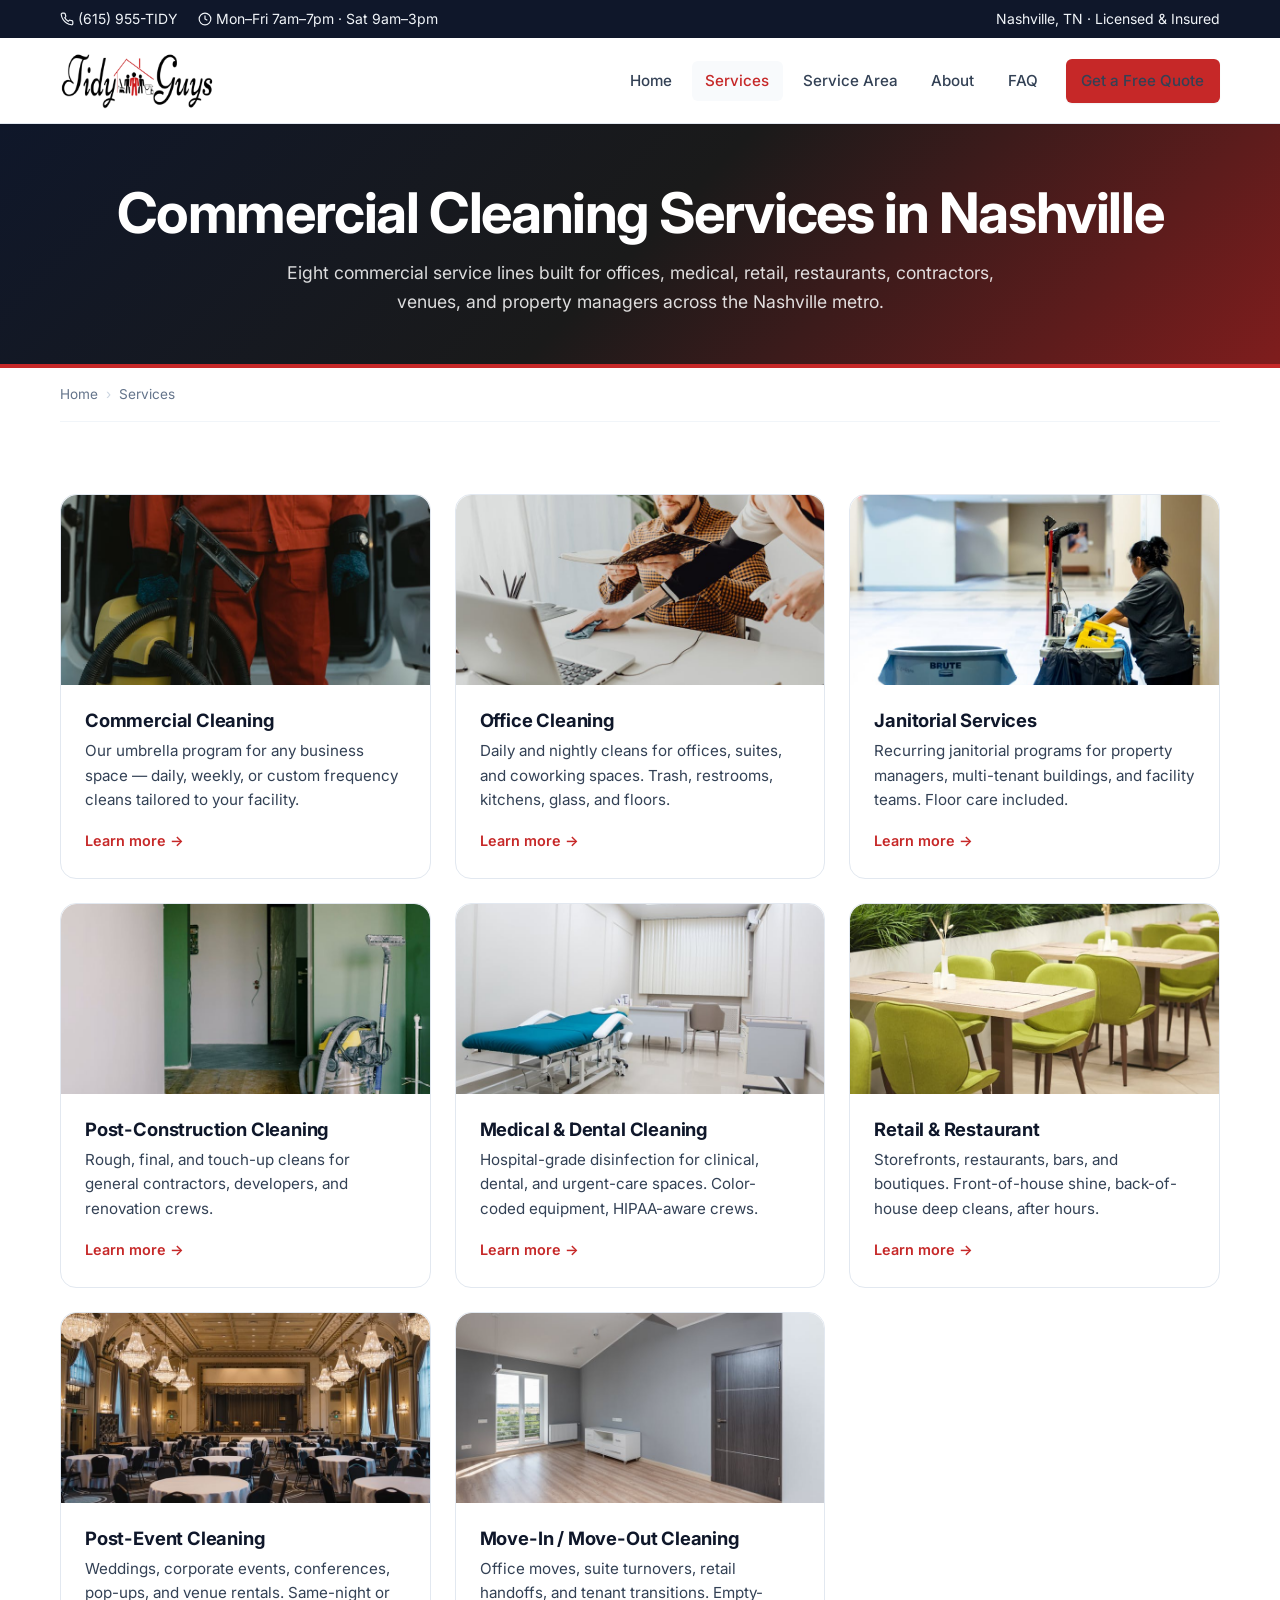
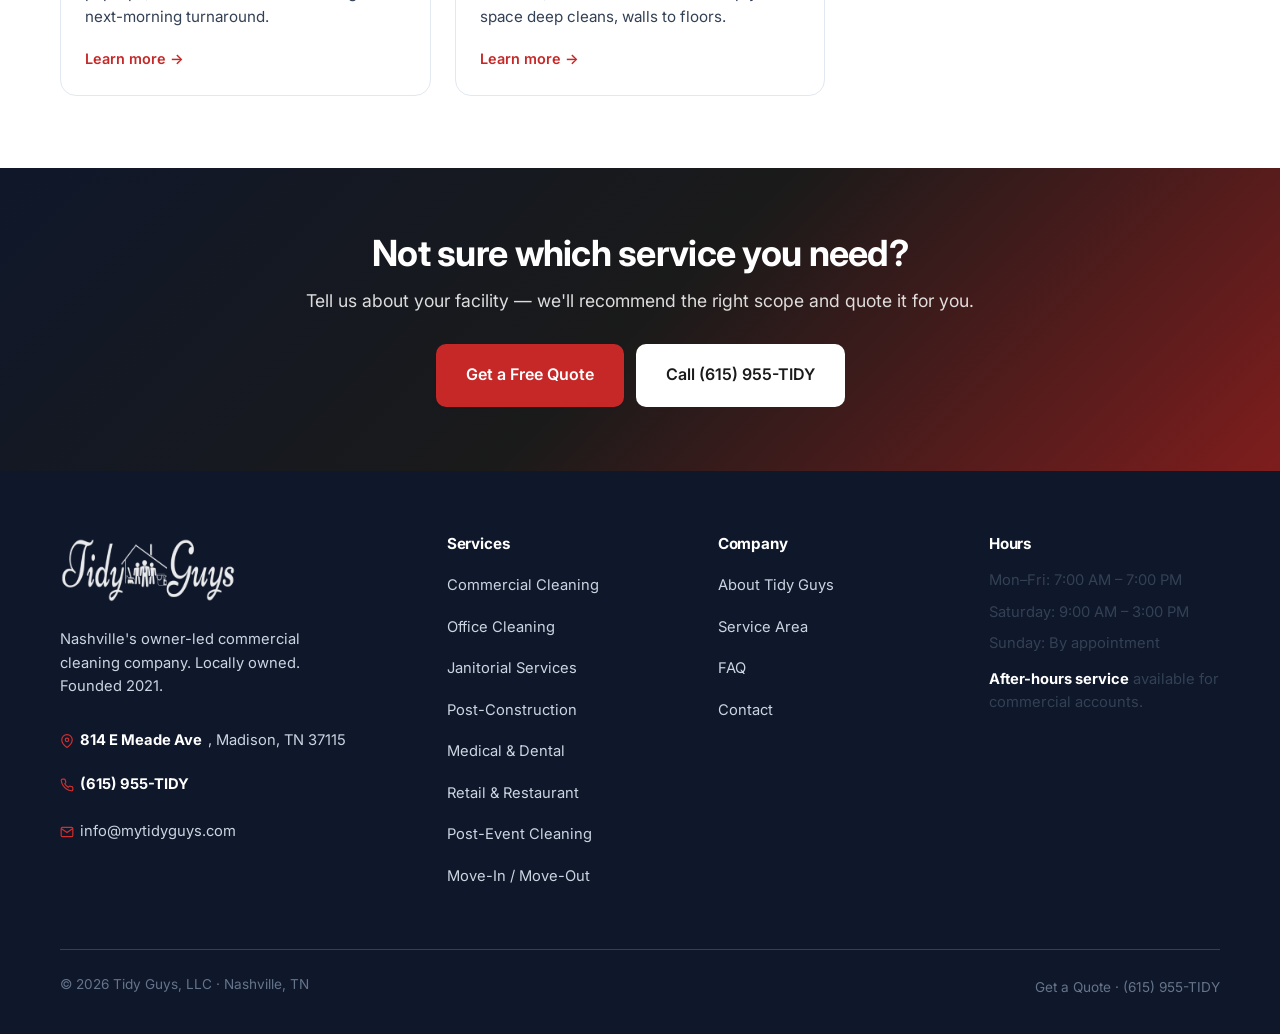
<file: services.html>
<!DOCTYPE html>
<html lang="en">
<head>
<meta charset="UTF-8">
<!-- Google tag (gtag.js) -->
<script async src="https://www.googletagmanager.com/gtag/js?id=G-0H05C6T5EZ"></script>
<script>
  window.dataLayer = window.dataLayer || [];
  function gtag(){dataLayer.push(arguments);}
  gtag('js', new Date());
  gtag('config', 'G-0H05C6T5EZ');
</script>
<meta name="viewport" content="width=device-width, initial-scale=1.0">
<title>Commercial Cleaning Services in Nashville, TN | Tidy Guys</title>
<meta name="description" content="Full list of Tidy Guys commercial cleaning services in Nashville: office, janitorial, post-construction, medical, retail, post-event, and move-in/move-out cleaning.">
<meta name="robots" content="index, follow">
<link rel="canonical" href="https://mytidyguys.com/services.html">
<meta property="og:type" content="website">
<meta property="og:url" content="https://mytidyguys.com/services.html">
<meta property="og:title" content="Commercial Cleaning Services in Nashville, TN | Tidy Guys">
<meta property="og:description" content="Office, janitorial, post-construction, medical, retail, post-event, and move-in/out cleaning across Nashville.">
<link rel="preconnect" href="https://fonts.googleapis.com"><link rel="preconnect" href="https://fonts.gstatic.com" crossorigin>
<link href="https://fonts.googleapis.com/css2?family=Inter:wght@400;500;600;700;800&display=swap" rel="stylesheet">
<link rel="stylesheet" href="/css/styles.css">
<link rel="icon" type="image/svg+xml" href="data:image/svg+xml,%3Csvg xmlns='http://www.w3.org/2000/svg' viewBox='0 0 64 64'%3E%3Crect width='64' height='64' rx='14' fill='%23dc2626'/%3E%3Ctext x='50%25' y='50%25' text-anchor='middle' dominant-baseline='central' font-family='Arial,sans-serif' font-weight='800' font-size='34' fill='white'%3ET%3C/text%3E%3C/svg%3E">

<script type="application/ld+json">
{
  "@context": "https://schema.org",
  "@type": "ItemList",
  "name": "Tidy Guys Commercial Cleaning Services",
  "itemListElement": [
    {"@type": "ListItem", "position": 1, "name": "Commercial Cleaning", "url": "https://mytidyguys.com/services/commercial-cleaning.html"},
    {"@type": "ListItem", "position": 2, "name": "Office Cleaning", "url": "https://mytidyguys.com/services/office-cleaning.html"},
    {"@type": "ListItem", "position": 3, "name": "Janitorial Services", "url": "https://mytidyguys.com/services/janitorial-services.html"},
    {"@type": "ListItem", "position": 4, "name": "Post-Construction Cleaning", "url": "https://mytidyguys.com/services/post-construction-cleaning.html"},
    {"@type": "ListItem", "position": 5, "name": "Medical & Dental Cleaning", "url": "https://mytidyguys.com/services/medical-cleaning.html"},
    {"@type": "ListItem", "position": 6, "name": "Retail & Restaurant Cleaning", "url": "https://mytidyguys.com/services/retail-restaurant-cleaning.html"},
    {"@type": "ListItem", "position": 7, "name": "Post-Event Cleaning", "url": "https://mytidyguys.com/services/post-event-cleaning.html"},
    {"@type": "ListItem", "position": 8, "name": "Move-In / Move-Out Cleaning", "url": "https://mytidyguys.com/services/move-in-out-cleaning.html"}
  ]
}
</script>
<script type="application/ld+json">
{"@context":"https://schema.org","@type":"BreadcrumbList","itemListElement":[
{"@type":"ListItem","position":1,"name":"Home","item":"https://mytidyguys.com/"},
{"@type":"ListItem","position":2,"name":"Services","item":"https://mytidyguys.com/services.html"}]}
</script>
</head>
<body>

<div class="topbar"><div class="container"><div class="topbar-left"><a href="tel:+16159558439"><svg viewBox="0 0 24 24" fill="none" stroke="currentColor" stroke-width="2"><path d="M22 16.92v3a2 2 0 0 1-2.18 2 19.79 19.79 0 0 1-8.63-3.07 19.5 19.5 0 0 1-6-6 19.79 19.79 0 0 1-3.07-8.67A2 2 0 0 1 4.11 2h3a2 2 0 0 1 2 1.72 12.84 12.84 0 0 0 .7 2.81 2 2 0 0 1-.45 2.11L8.09 9.91a16 16 0 0 0 6 6l1.27-1.27a2 2 0 0 1 2.11-.45 12.84 12.84 0 0 0 2.81.7A2 2 0 0 1 22 16.92z"/></svg>(615) 955-TIDY</a><span class="hide-mobile"><svg viewBox="0 0 24 24" fill="none" stroke="currentColor" stroke-width="2"><circle cx="12" cy="12" r="10"/><polyline points="12 6 12 12 16 14"/></svg>Mon–Fri 7am–7pm · Sat 9am–3pm</span></div><div class="topbar-right"><span>Nashville, TN · Licensed &amp; Insured</span></div></div></div>

<header class="header"><div class="container"><a href="/" class="logo" aria-label="Tidy Guys home"><img src="/logo.png" onerror="this.onerror=null;this.src='/logo.svg'" alt="Tidy Guys — Nashville Commercial Cleaning" class="logo-img"></a><button class="menu-toggle" aria-label="Toggle menu" onclick="document.querySelector('.nav').classList.toggle('is-open')"><svg viewBox="0 0 24 24" fill="none" stroke-width="2" stroke-linecap="round"><line x1="3" y1="6" x2="21" y2="6"/><line x1="3" y1="12" x2="21" y2="12"/><line x1="3" y1="18" x2="21" y2="18"/></svg></button><nav class="nav" aria-label="Primary"><a href="/">Home</a><a href="/services.html" class="active">Services</a><a href="/service-area.html">Service Area</a><a href="/about.html">About</a><a href="/faq.html">FAQ</a><a href="/contact.html" class="btn btn-primary">Get a Free Quote</a></nav></div></header>

<section class="page-header"><div class="container"><h1>Commercial Cleaning Services in Nashville</h1><p>Eight commercial service lines built for offices, medical, retail, restaurants, contractors, venues, and property managers across the Nashville metro.</p></div></section>

<div class="container"><nav class="breadcrumb"><a href="/">Home</a><span class="sep">›</span>Services</nav></div>

<section class="section">
  <div class="container">
    <div class="grid grid-3">
      <article class="card card-photo">
        <div class="card-img-wrap">
          <img src="/images/stock-commercial.jpg" alt="Professional cleaner with vacuum at a commercial facility" loading="lazy">
        </div>
        <div class="card-body">
          <h3>Commercial Cleaning</h3>
          <p>Our umbrella program for any business space — daily, weekly, or custom frequency cleans tailored to your facility.</p>
          <a href="/services/commercial-cleaning.html" class="card-link">Learn more →</a>
        </div>
      </article>
      <article class="card card-photo">
        <div class="card-img-wrap">
          <img src="/images/stock-office.jpg" alt="Cleaner wiping down an office desk" loading="lazy">
        </div>
        <div class="card-body">
          <h3>Office Cleaning</h3>
          <p>Daily and nightly cleans for offices, suites, and coworking spaces. Trash, restrooms, kitchens, glass, and floors.</p>
          <a href="/services/office-cleaning.html" class="card-link">Learn more →</a>
        </div>
      </article>
      <article class="card card-photo">
        <div class="card-img-wrap">
          <img src="/images/stock-janitorial.jpg" alt="Janitor pushing a supply cart through a building hallway" loading="lazy">
        </div>
        <div class="card-body">
          <h3>Janitorial Services</h3>
          <p>Recurring janitorial programs for property managers, multi-tenant buildings, and facility teams. Floor care included.</p>
          <a href="/services/janitorial-services.html" class="card-link">Learn more →</a>
        </div>
      </article>
      <article class="card card-photo">
        <div class="card-img-wrap">
          <img src="/images/stock-postconstruction.jpg" alt="Vacuuming a room mid-renovation — post-construction cleaning" loading="lazy">
        </div>
        <div class="card-body">
          <h3>Post-Construction Cleaning</h3>
          <p>Rough, final, and touch-up cleans for general contractors, developers, and renovation crews.</p>
          <a href="/services/post-construction-cleaning.html" class="card-link">Learn more →</a>
        </div>
      </article>
      <article class="card card-photo">
        <div class="card-img-wrap">
          <img src="/images/stock-medical.jpg" alt="Clean modern medical exam room" loading="lazy">
        </div>
        <div class="card-body">
          <h3>Medical &amp; Dental Cleaning</h3>
          <p>Hospital-grade disinfection for clinical, dental, and urgent-care spaces. Color-coded equipment, HIPAA-aware crews.</p>
          <a href="/services/medical-cleaning.html" class="card-link">Learn more →</a>
        </div>
      </article>
      <article class="card card-photo">
        <div class="card-img-wrap">
          <img src="/images/stock-restaurant.jpg" alt="Bright clean restaurant dining area" loading="lazy">
        </div>
        <div class="card-body">
          <h3>Retail &amp; Restaurant</h3>
          <p>Storefronts, restaurants, bars, and boutiques. Front-of-house shine, back-of-house deep cleans, after hours.</p>
          <a href="/services/retail-restaurant-cleaning.html" class="card-link">Learn more →</a>
        </div>
      </article>
      <article class="card card-photo">
        <div class="card-img-wrap">
          <img src="/images/stock-postevent.jpg" alt="Elegant empty banquet hall after an event" loading="lazy">
        </div>
        <div class="card-body">
          <h3>Post-Event Cleaning</h3>
          <p>Weddings, corporate events, conferences, pop-ups, and venue rentals. Same-night or next-morning turnaround.</p>
          <a href="/services/post-event-cleaning.html" class="card-link">Learn more →</a>
        </div>
      </article>
      <article class="card card-photo">
        <div class="card-img-wrap">
          <img src="/images/stock-moveinout.jpg" alt="Empty room with clean hardwood floors ready for new tenant" loading="lazy">
        </div>
        <div class="card-body">
          <h3>Move-In / Move-Out Cleaning</h3>
          <p>Office moves, suite turnovers, retail handoffs, and tenant transitions. Empty-space deep cleans, walls to floors.</p>
          <a href="/services/move-in-out-cleaning.html" class="card-link">Learn more →</a>
        </div>
      </article>
    </div>
  </div>
</section>

<section class="cta-band"><div class="container container-narrow"><h2>Not sure which service you need?</h2><p>Tell us about your facility — we'll recommend the right scope and quote it for you.</p><div class="btn-row"><a href="/contact.html" class="btn btn-accent btn-lg">Get a Free Quote</a><a href="tel:+16159558439" class="btn btn-white btn-lg">Call (615) 955-TIDY</a></div></div></section>

<footer class="footer"><div class="container"><div class="footer-grid"><div><a href="/" class="logo" aria-label="Tidy Guys home"><img src="/logo.png" onerror="this.onerror=null;this.src='/logo.svg'" alt="Tidy Guys — Nashville Commercial Cleaning" class="logo-img"></a><p class="footer-tagline">Nashville's owner-led commercial cleaning company. Locally owned. Founded 2021.</p><div class="nap-block"><div><svg viewBox="0 0 24 24" fill="none" stroke-width="2"><path d="M21 10c0 7-9 13-9 13s-9-6-9-13a9 9 0 0 1 18 0z"/><circle cx="12" cy="10" r="3"/></svg><strong>814 E Meade Ave</strong>, Madison, TN 37115</div><div><svg viewBox="0 0 24 24" fill="none" stroke-width="2"><path d="M22 16.92v3a2 2 0 0 1-2.18 2 19.79 19.79 0 0 1-8.63-3.07 19.5 19.5 0 0 1-6-6 19.79 19.79 0 0 1-3.07-8.67A2 2 0 0 1 4.11 2h3a2 2 0 0 1 2 1.72 12.84 12.84 0 0 0 .7 2.81 2 2 0 0 1-.45 2.11L8.09 9.91a16 16 0 0 0 6 6l1.27-1.27a2 2 0 0 1 2.11-.45 12.84 12.84 0 0 0 2.81.7A2 2 0 0 1 22 16.92z"/></svg><a href="tel:+16159558439"><strong>(615) 955-TIDY</strong></a></div><div><a href="mailto:info@mytidyguys.com" class="nap-link"><svg viewBox="0 0 24 24" fill="none" stroke-width="2"><path d="M4 4h16c1.1 0 2 .9 2 2v12c0 1.1-.9 2-2 2H4c-1.1 0-2-.9-2-2V6c0-1.1.9-2 2-2z"/><polyline points="22,6 12,13 2,6"/></svg>info@mytidyguys.com</a></div></div></div><div><h4>Services</h4><ul><li><a href="/services/commercial-cleaning.html">Commercial Cleaning</a></li><li><a href="/services/office-cleaning.html">Office Cleaning</a></li><li><a href="/services/janitorial-services.html">Janitorial Services</a></li><li><a href="/services/post-construction-cleaning.html">Post-Construction</a></li><li><a href="/services/medical-cleaning.html">Medical &amp; Dental</a></li><li><a href="/services/retail-restaurant-cleaning.html">Retail &amp; Restaurant</a></li><li><a href="/services/post-event-cleaning.html">Post-Event Cleaning</a></li><li><a href="/services/move-in-out-cleaning.html">Move-In / Move-Out</a></li></ul></div><div><h4>Company</h4><ul><li><a href="/about.html">About Tidy Guys</a></li><li><a href="/service-area.html">Service Area</a></li><li><a href="/faq.html">FAQ</a></li><li><a href="/contact.html">Contact</a></li></ul></div><div><h4>Hours</h4><ul><li>Mon–Fri: 7:00 AM – 7:00 PM</li><li>Saturday: 9:00 AM – 3:00 PM</li><li>Sunday: By appointment</li><li style="margin-top:0.75rem;"><strong style="color:white;">After-hours service</strong> available for commercial accounts.</li></ul></div></div><div class="footer-bottom"><div>© <span id="yr"></span> Tidy Guys, LLC · Nashville, TN</div><div><a href="/contact.html">Get a Quote</a> · <a href="tel:+16159558439">(615) 955-TIDY</a></div></div></div></footer>
<script src="/js/main.js"></script>
</body>
</html>
</file>
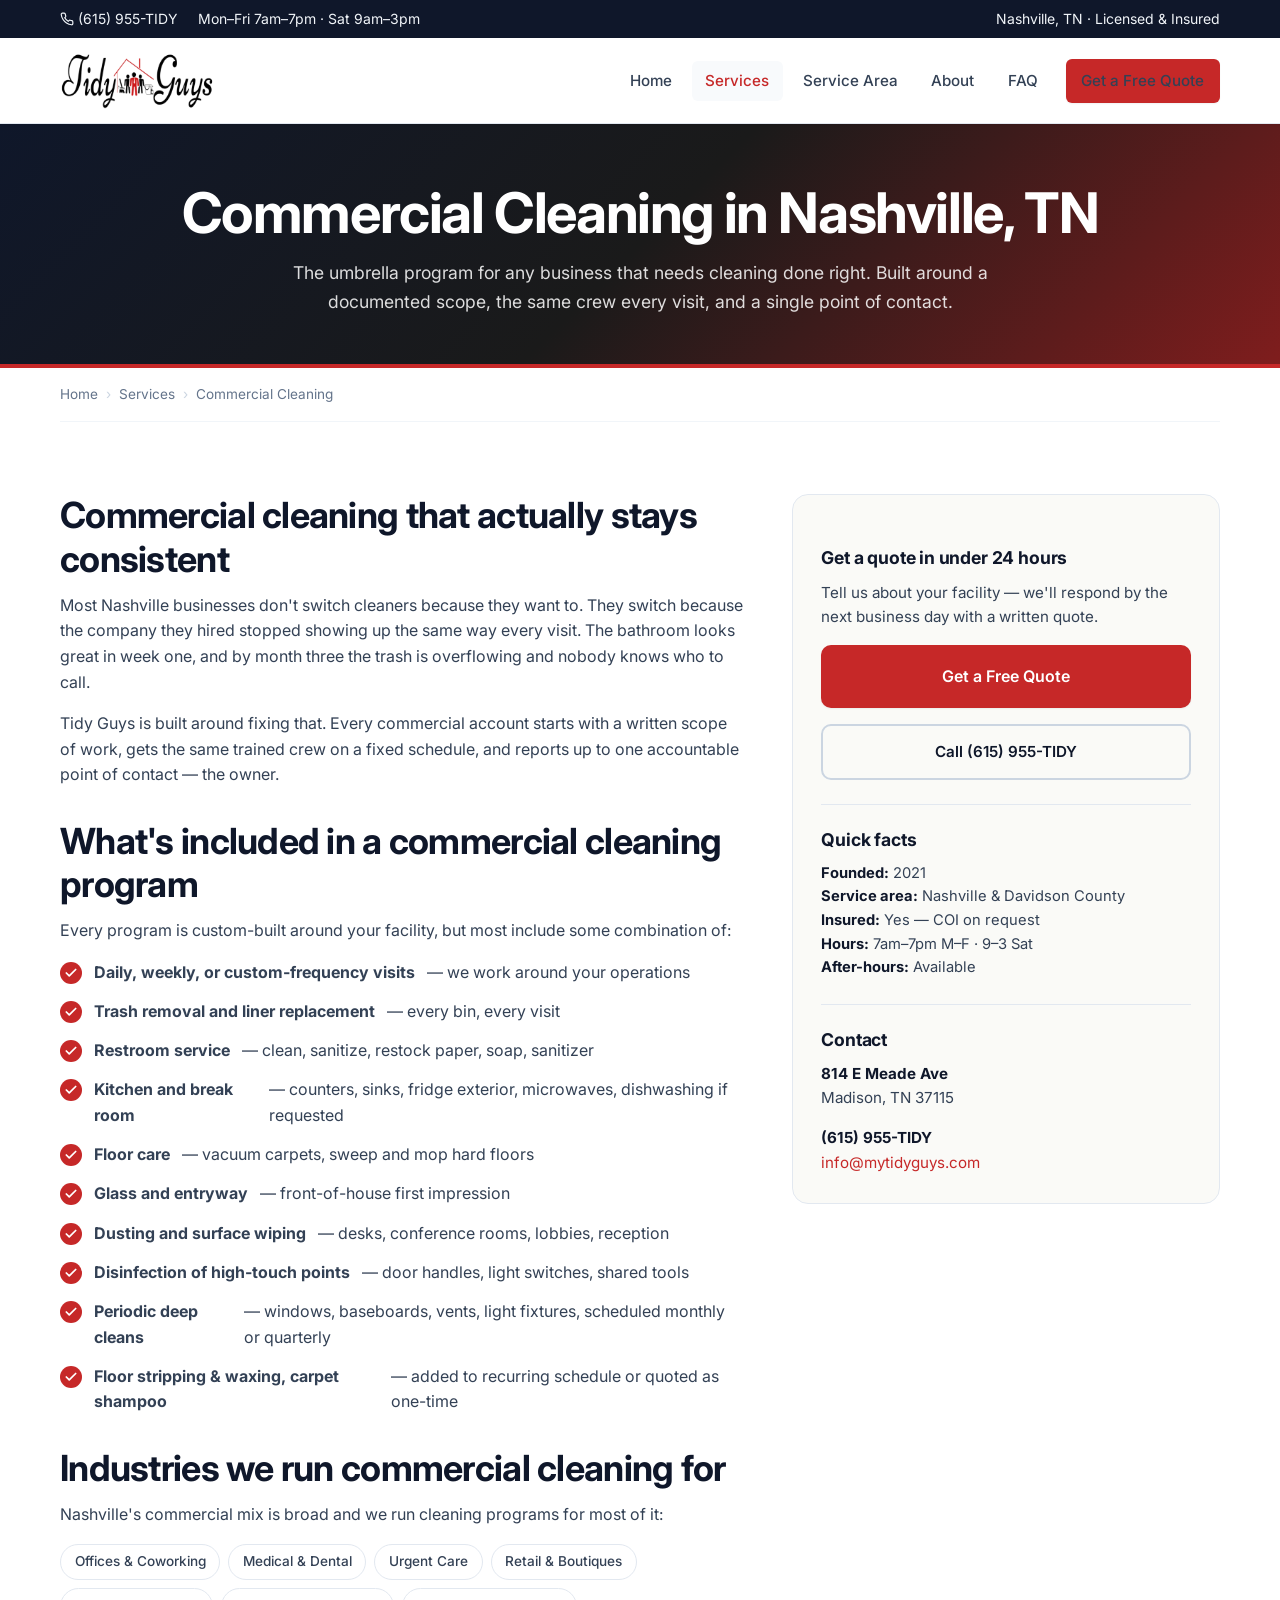
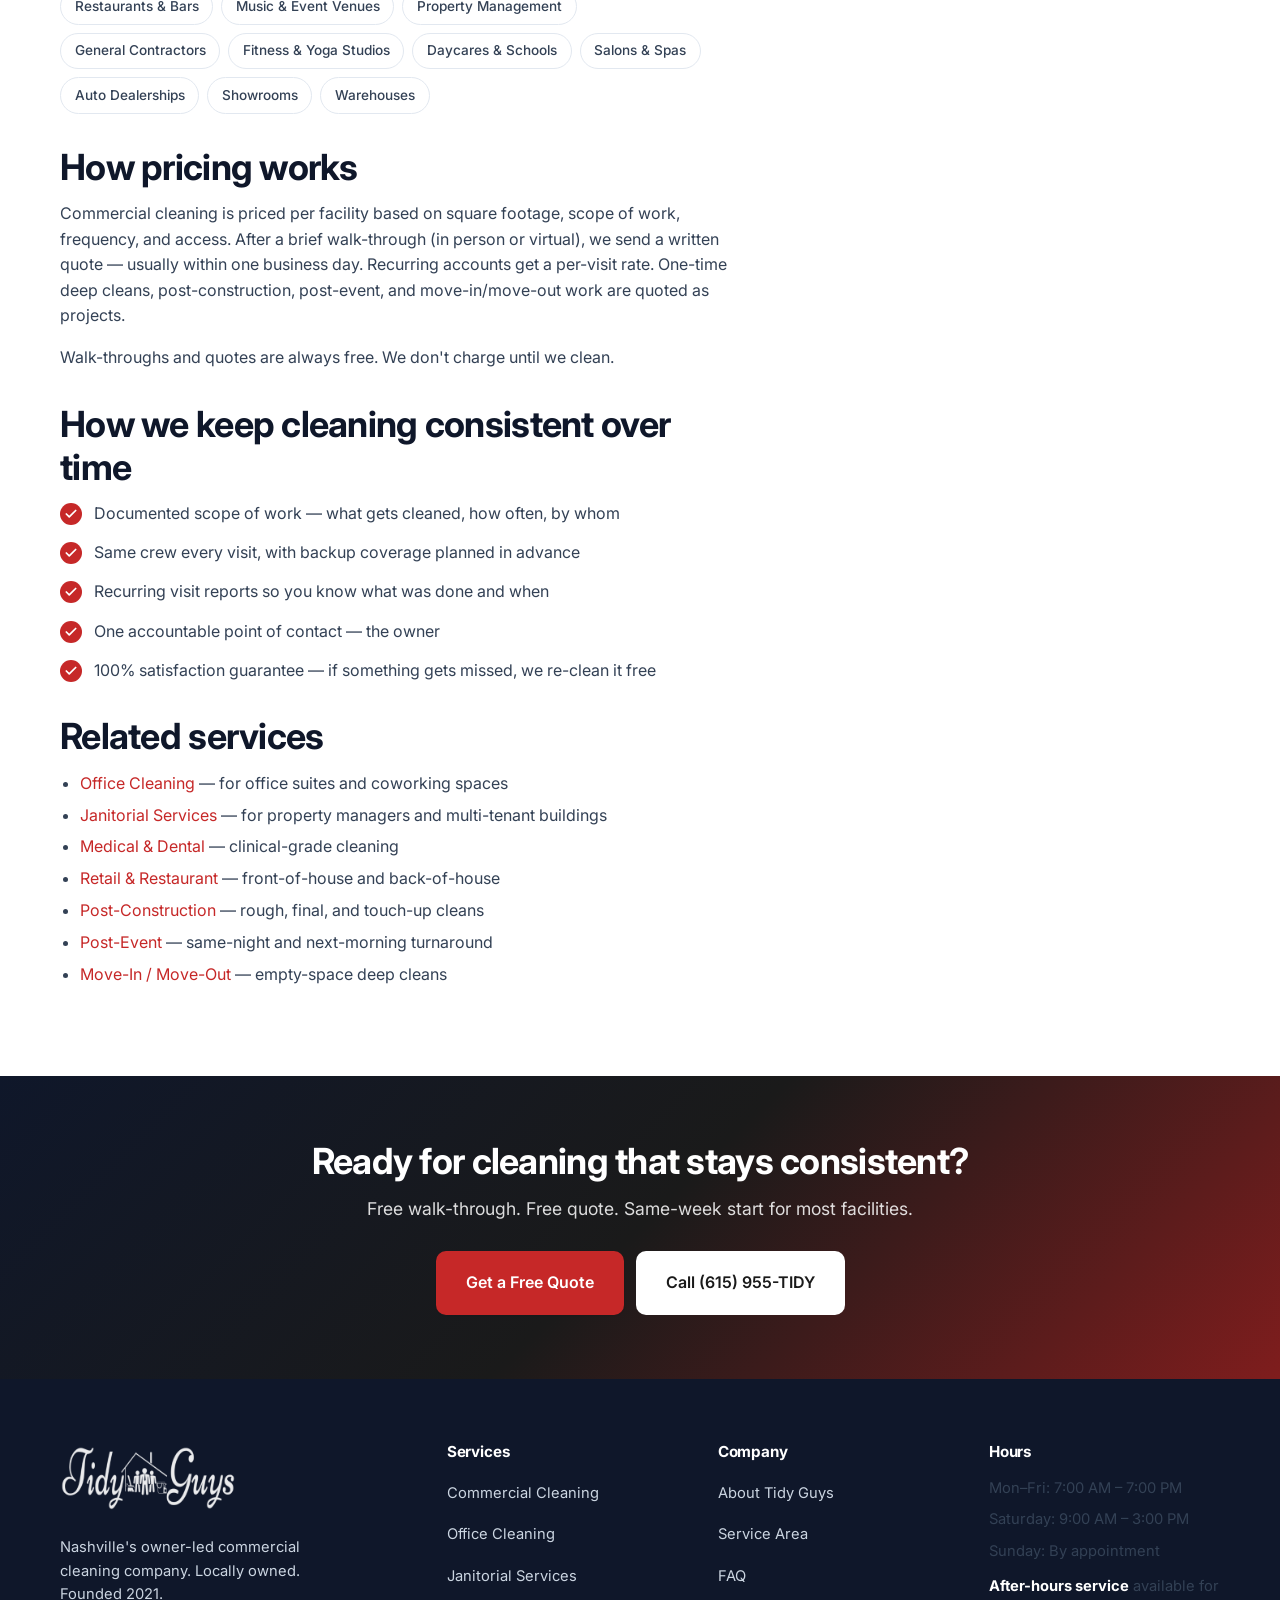
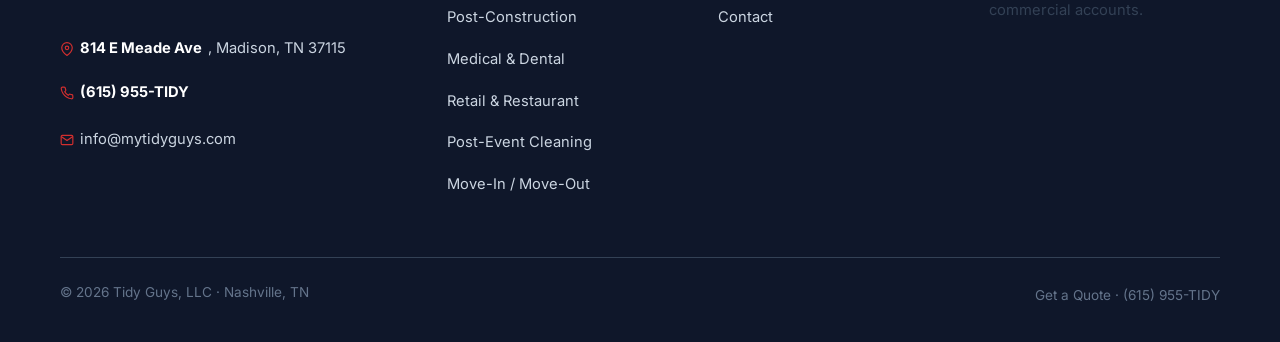
<file: services/commercial-cleaning.html>
<!DOCTYPE html>
<html lang="en">
<head>
<meta charset="UTF-8">
<!-- Google tag (gtag.js) -->
<script async src="https://www.googletagmanager.com/gtag/js?id=G-0H05C6T5EZ"></script>
<script>
  window.dataLayer = window.dataLayer || [];
  function gtag(){dataLayer.push(arguments);}
  gtag('js', new Date());
  gtag('config', 'G-0H05C6T5EZ');
</script>
<meta name="viewport" content="width=device-width, initial-scale=1.0">
<title>Commercial Cleaning Nashville TN | Tidy Guys</title>
<meta name="description" content="Tidy Guys provides commercial cleaning across Nashville and Davidson County. Documented scope, same crew every visit, after-hours service, fully insured. Call (615) 955-TIDY.">
<meta name="robots" content="index, follow">
<link rel="canonical" href="https://mytidyguys.com/services/commercial-cleaning.html">
<meta property="og:type" content="website">
<meta property="og:url" content="https://mytidyguys.com/services/commercial-cleaning.html">
<meta property="og:title" content="Commercial Cleaning Nashville TN | Tidy Guys">
<meta property="og:description" content="Documented scope, same crew, after-hours service. Nashville's owner-led commercial cleaner.">
<link rel="preconnect" href="https://fonts.googleapis.com"><link rel="preconnect" href="https://fonts.gstatic.com" crossorigin>
<link href="https://fonts.googleapis.com/css2?family=Inter:wght@400;500;600;700;800&display=swap" rel="stylesheet">
<link rel="stylesheet" href="/css/styles.css">
<link rel="icon" type="image/svg+xml" href="data:image/svg+xml,%3Csvg xmlns='http://www.w3.org/2000/svg' viewBox='0 0 64 64'%3E%3Crect width='64' height='64' rx='14' fill='%23dc2626'/%3E%3Ctext x='50%25' y='50%25' text-anchor='middle' dominant-baseline='central' font-family='Arial,sans-serif' font-weight='800' font-size='34' fill='white'%3ET%3C/text%3E%3C/svg%3E">

<script type="application/ld+json">
{"@context":"https://schema.org","@type":"Service","serviceType":"Commercial Cleaning","name":"Commercial Cleaning in Nashville, TN","description":"Tidy Guys delivers commercial cleaning to offices, medical, retail, restaurants, post-construction, and event venues across Nashville and Davidson County. Documented scope, same crew every visit, fully insured.","provider":{"@type":"CleaningService","name":"Tidy Guys","telephone":"+1-615-955-8439","url":"https://mytidyguys.com/","address":{"@type":"PostalAddress","streetAddress":"814 E Meade Ave","addressLocality":"Madison","addressRegion":"TN","postalCode":"37115","addressCountry":"US"}},"areaServed":{"@type":"AdministrativeArea","name":"Davidson County, Tennessee"},"url":"https://mytidyguys.com/services/commercial-cleaning.html"}
</script>
<script type="application/ld+json">
{"@context":"https://schema.org","@type":"BreadcrumbList","itemListElement":[
{"@type":"ListItem","position":1,"name":"Home","item":"https://mytidyguys.com/"},
{"@type":"ListItem","position":2,"name":"Services","item":"https://mytidyguys.com/services.html"},
{"@type":"ListItem","position":3,"name":"Commercial Cleaning","item":"https://mytidyguys.com/services/commercial-cleaning.html"}]}
</script>
</head>
<body>

<div class="topbar"><div class="container"><div class="topbar-left"><a href="tel:+16159558439"><svg viewBox="0 0 24 24" fill="none" stroke="currentColor" stroke-width="2"><path d="M22 16.92v3a2 2 0 0 1-2.18 2 19.79 19.79 0 0 1-8.63-3.07 19.5 19.5 0 0 1-6-6 19.79 19.79 0 0 1-3.07-8.67A2 2 0 0 1 4.11 2h3a2 2 0 0 1 2 1.72 12.84 12.84 0 0 0 .7 2.81 2 2 0 0 1-.45 2.11L8.09 9.91a16 16 0 0 0 6 6l1.27-1.27a2 2 0 0 1 2.11-.45 12.84 12.84 0 0 0 2.81.7A2 2 0 0 1 22 16.92z"/></svg>(615) 955-TIDY</a><span class="hide-mobile">Mon–Fri 7am–7pm · Sat 9am–3pm</span></div><div class="topbar-right"><span>Nashville, TN · Licensed &amp; Insured</span></div></div></div>

<header class="header"><div class="container"><a href="/" class="logo" aria-label="Tidy Guys home"><img src="/logo.png" onerror="this.onerror=null;this.src='/logo.svg'" alt="Tidy Guys — Nashville Commercial Cleaning" class="logo-img"></a><button class="menu-toggle" aria-label="Toggle menu" onclick="document.querySelector('.nav').classList.toggle('is-open')"><svg viewBox="0 0 24 24" fill="none" stroke-width="2" stroke-linecap="round"><line x1="3" y1="6" x2="21" y2="6"/><line x1="3" y1="12" x2="21" y2="12"/><line x1="3" y1="18" x2="21" y2="18"/></svg></button><nav class="nav" aria-label="Primary"><a href="/">Home</a><a href="/services.html" class="active">Services</a><a href="/service-area.html">Service Area</a><a href="/about.html">About</a><a href="/faq.html">FAQ</a><a href="/contact.html" class="btn btn-primary">Get a Free Quote</a></nav></div></header>

<section class="page-header"><div class="container"><h1>Commercial Cleaning in Nashville, TN</h1><p>The umbrella program for any business that needs cleaning done right. Built around a documented scope, the same crew every visit, and a single point of contact.</p></div></section>

<div class="container"><nav class="breadcrumb"><a href="/">Home</a><span class="sep">›</span><a href="/services.html">Services</a><span class="sep">›</span>Commercial Cleaning</nav></div>

<section class="section">
  <div class="container">
    <div class="two-col">
      <article>
        <h2>Commercial cleaning that actually stays consistent</h2>
        <p>Most Nashville businesses don't switch cleaners because they want to. They switch because the company they hired stopped showing up the same way every visit. The bathroom looks great in week one, and by month three the trash is overflowing and nobody knows who to call.</p>
        <p>Tidy Guys is built around fixing that. Every commercial account starts with a written scope of work, gets the same trained crew on a fixed schedule, and reports up to one accountable point of contact — the owner.</p>

        <h2>What's included in a commercial cleaning program</h2>
        <p>Every program is custom-built around your facility, but most include some combination of:</p>
        <ul class="feature-list">
          <li><strong>Daily, weekly, or custom-frequency visits</strong> — we work around your operations</li>
          <li><strong>Trash removal and liner replacement</strong> — every bin, every visit</li>
          <li><strong>Restroom service</strong> — clean, sanitize, restock paper, soap, sanitizer</li>
          <li><strong>Kitchen and break room</strong> — counters, sinks, fridge exterior, microwaves, dishwashing if requested</li>
          <li><strong>Floor care</strong> — vacuum carpets, sweep and mop hard floors</li>
          <li><strong>Glass and entryway</strong> — front-of-house first impression</li>
          <li><strong>Dusting and surface wiping</strong> — desks, conference rooms, lobbies, reception</li>
          <li><strong>Disinfection of high-touch points</strong> — door handles, light switches, shared tools</li>
          <li><strong>Periodic deep cleans</strong> — windows, baseboards, vents, light fixtures, scheduled monthly or quarterly</li>
          <li><strong>Floor stripping &amp; waxing, carpet shampoo</strong> — added to recurring schedule or quoted as one-time</li>
        </ul>

        <h2>Industries we run commercial cleaning for</h2>
        <p>Nashville's commercial mix is broad and we run cleaning programs for most of it:</p>
        <div class="industries" style="margin:1rem 0 1.5rem;">
          <span class="industry-tag">Offices &amp; Coworking</span>
          <span class="industry-tag">Medical &amp; Dental</span>
          <span class="industry-tag">Urgent Care</span>
          <span class="industry-tag">Retail &amp; Boutiques</span>
          <span class="industry-tag">Restaurants &amp; Bars</span>
          <span class="industry-tag">Music &amp; Event Venues</span>
          <span class="industry-tag">Property Management</span>
          <span class="industry-tag">General Contractors</span>
          <span class="industry-tag">Fitness &amp; Yoga Studios</span>
          <span class="industry-tag">Daycares &amp; Schools</span>
          <span class="industry-tag">Salons &amp; Spas</span>
          <span class="industry-tag">Auto Dealerships</span>
          <span class="industry-tag">Showrooms</span>
          <span class="industry-tag">Warehouses</span>
        </div>

        <h2>How pricing works</h2>
        <p>Commercial cleaning is priced per facility based on square footage, scope of work, frequency, and access. After a brief walk-through (in person or virtual), we send a written quote — usually within one business day. Recurring accounts get a per-visit rate. One-time deep cleans, post-construction, post-event, and move-in/move-out work are quoted as projects.</p>
        <p>Walk-throughs and quotes are always free. We don't charge until we clean.</p>

        <h2>How we keep cleaning consistent over time</h2>
        <ul class="feature-list">
          <li>Documented scope of work — what gets cleaned, how often, by whom</li>
          <li>Same crew every visit, with backup coverage planned in advance</li>
          <li>Recurring visit reports so you know what was done and when</li>
          <li>One accountable point of contact — the owner</li>
          <li>100% satisfaction guarantee — if something gets missed, we re-clean it free</li>
        </ul>

        <h2>Related services</h2>
        <ul>
          <li><a href="/services/office-cleaning.html">Office Cleaning</a> — for office suites and coworking spaces</li>
          <li><a href="/services/janitorial-services.html">Janitorial Services</a> — for property managers and multi-tenant buildings</li>
          <li><a href="/services/medical-cleaning.html">Medical &amp; Dental</a> — clinical-grade cleaning</li>
          <li><a href="/services/retail-restaurant-cleaning.html">Retail &amp; Restaurant</a> — front-of-house and back-of-house</li>
          <li><a href="/services/post-construction-cleaning.html">Post-Construction</a> — rough, final, and touch-up cleans</li>
          <li><a href="/services/post-event-cleaning.html">Post-Event</a> — same-night and next-morning turnaround</li>
          <li><a href="/services/move-in-out-cleaning.html">Move-In / Move-Out</a> — empty-space deep cleans</li>
        </ul>
      </article>

      <aside class="sidebar">
        <h3>Get a quote in under 24 hours</h3>
        <p style="font-size:0.95rem;">Tell us about your facility — we'll respond by the next business day with a written quote.</p>
        <a href="/contact.html" class="btn btn-primary btn-block btn-lg">Get a Free Quote</a>
        <a href="tel:+16159558439" class="btn btn-ghost btn-block mt-2">Call (615) 955-TIDY</a>

        <hr style="border:none;border-top:1px solid var(--slate-200);margin:1.5rem 0;">

        <h3>Quick facts</h3>
        <div class="nap" style="font-size:0.92rem;">
          <p><strong>Founded:</strong> 2021<br><strong>Service area:</strong> Nashville &amp; Davidson County<br><strong>Insured:</strong> Yes — COI on request<br><strong>Hours:</strong> 7am–7pm M–F · 9–3 Sat<br><strong>After-hours:</strong> Available</p>
        </div>

        <hr style="border:none;border-top:1px solid var(--slate-200);margin:1.5rem 0;">

        <h3>Contact</h3>
        <div class="nap" style="font-size:0.95rem;">
          <p><strong>814 E Meade Ave</strong><br>Madison, TN 37115</p>
          <p><a href="tel:+16159558439"><strong>(615) 955-TIDY</strong></a><br><a href="mailto:info@mytidyguys.com">info@mytidyguys.com</a></p>
        </div>
      </aside>
    </div>
  </div>
</section>

<section class="cta-band"><div class="container container-narrow"><h2>Ready for cleaning that stays consistent?</h2><p>Free walk-through. Free quote. Same-week start for most facilities.</p><div class="btn-row"><a href="/contact.html" class="btn btn-accent btn-lg">Get a Free Quote</a><a href="tel:+16159558439" class="btn btn-white btn-lg">Call (615) 955-TIDY</a></div></div></section>

<footer class="footer"><div class="container"><div class="footer-grid"><div><a href="/" class="logo" aria-label="Tidy Guys home"><img src="/logo.png" onerror="this.onerror=null;this.src='/logo.svg'" alt="Tidy Guys — Nashville Commercial Cleaning" class="logo-img"></a><p class="footer-tagline">Nashville's owner-led commercial cleaning company. Locally owned. Founded 2021.</p><div class="nap-block"><div><svg viewBox="0 0 24 24" fill="none" stroke-width="2"><path d="M21 10c0 7-9 13-9 13s-9-6-9-13a9 9 0 0 1 18 0z"/><circle cx="12" cy="10" r="3"/></svg><strong>814 E Meade Ave</strong>, Madison, TN 37115</div><div><svg viewBox="0 0 24 24" fill="none" stroke-width="2"><path d="M22 16.92v3a2 2 0 0 1-2.18 2 19.79 19.79 0 0 1-8.63-3.07 19.5 19.5 0 0 1-6-6 19.79 19.79 0 0 1-3.07-8.67A2 2 0 0 1 4.11 2h3a2 2 0 0 1 2 1.72 12.84 12.84 0 0 0 .7 2.81 2 2 0 0 1-.45 2.11L8.09 9.91a16 16 0 0 0 6 6l1.27-1.27a2 2 0 0 1 2.11-.45 12.84 12.84 0 0 0 2.81.7A2 2 0 0 1 22 16.92z"/></svg><a href="tel:+16159558439"><strong>(615) 955-TIDY</strong></a></div><div><a href="mailto:info@mytidyguys.com" class="nap-link"><svg viewBox="0 0 24 24" fill="none" stroke-width="2"><path d="M4 4h16c1.1 0 2 .9 2 2v12c0 1.1-.9 2-2 2H4c-1.1 0-2-.9-2-2V6c0-1.1.9-2 2-2z"/><polyline points="22,6 12,13 2,6"/></svg>info@mytidyguys.com</a></div></div></div><div><h4>Services</h4><ul><li><a href="/services/commercial-cleaning.html">Commercial Cleaning</a></li><li><a href="/services/office-cleaning.html">Office Cleaning</a></li><li><a href="/services/janitorial-services.html">Janitorial Services</a></li><li><a href="/services/post-construction-cleaning.html">Post-Construction</a></li><li><a href="/services/medical-cleaning.html">Medical &amp; Dental</a></li><li><a href="/services/retail-restaurant-cleaning.html">Retail &amp; Restaurant</a></li><li><a href="/services/post-event-cleaning.html">Post-Event Cleaning</a></li><li><a href="/services/move-in-out-cleaning.html">Move-In / Move-Out</a></li></ul></div><div><h4>Company</h4><ul><li><a href="/about.html">About Tidy Guys</a></li><li><a href="/service-area.html">Service Area</a></li><li><a href="/faq.html">FAQ</a></li><li><a href="/contact.html">Contact</a></li></ul></div><div><h4>Hours</h4><ul><li>Mon–Fri: 7:00 AM – 7:00 PM</li><li>Saturday: 9:00 AM – 3:00 PM</li><li>Sunday: By appointment</li><li style="margin-top:0.75rem;"><strong style="color:white;">After-hours service</strong> available for commercial accounts.</li></ul></div></div><div class="footer-bottom"><div>© <span id="yr"></span> Tidy Guys, LLC · Nashville, TN</div><div><a href="/contact.html">Get a Quote</a> · <a href="tel:+16159558439">(615) 955-TIDY</a></div></div></div></footer>
<script src="/js/main.js"></script>
</body>
</html>
</file>
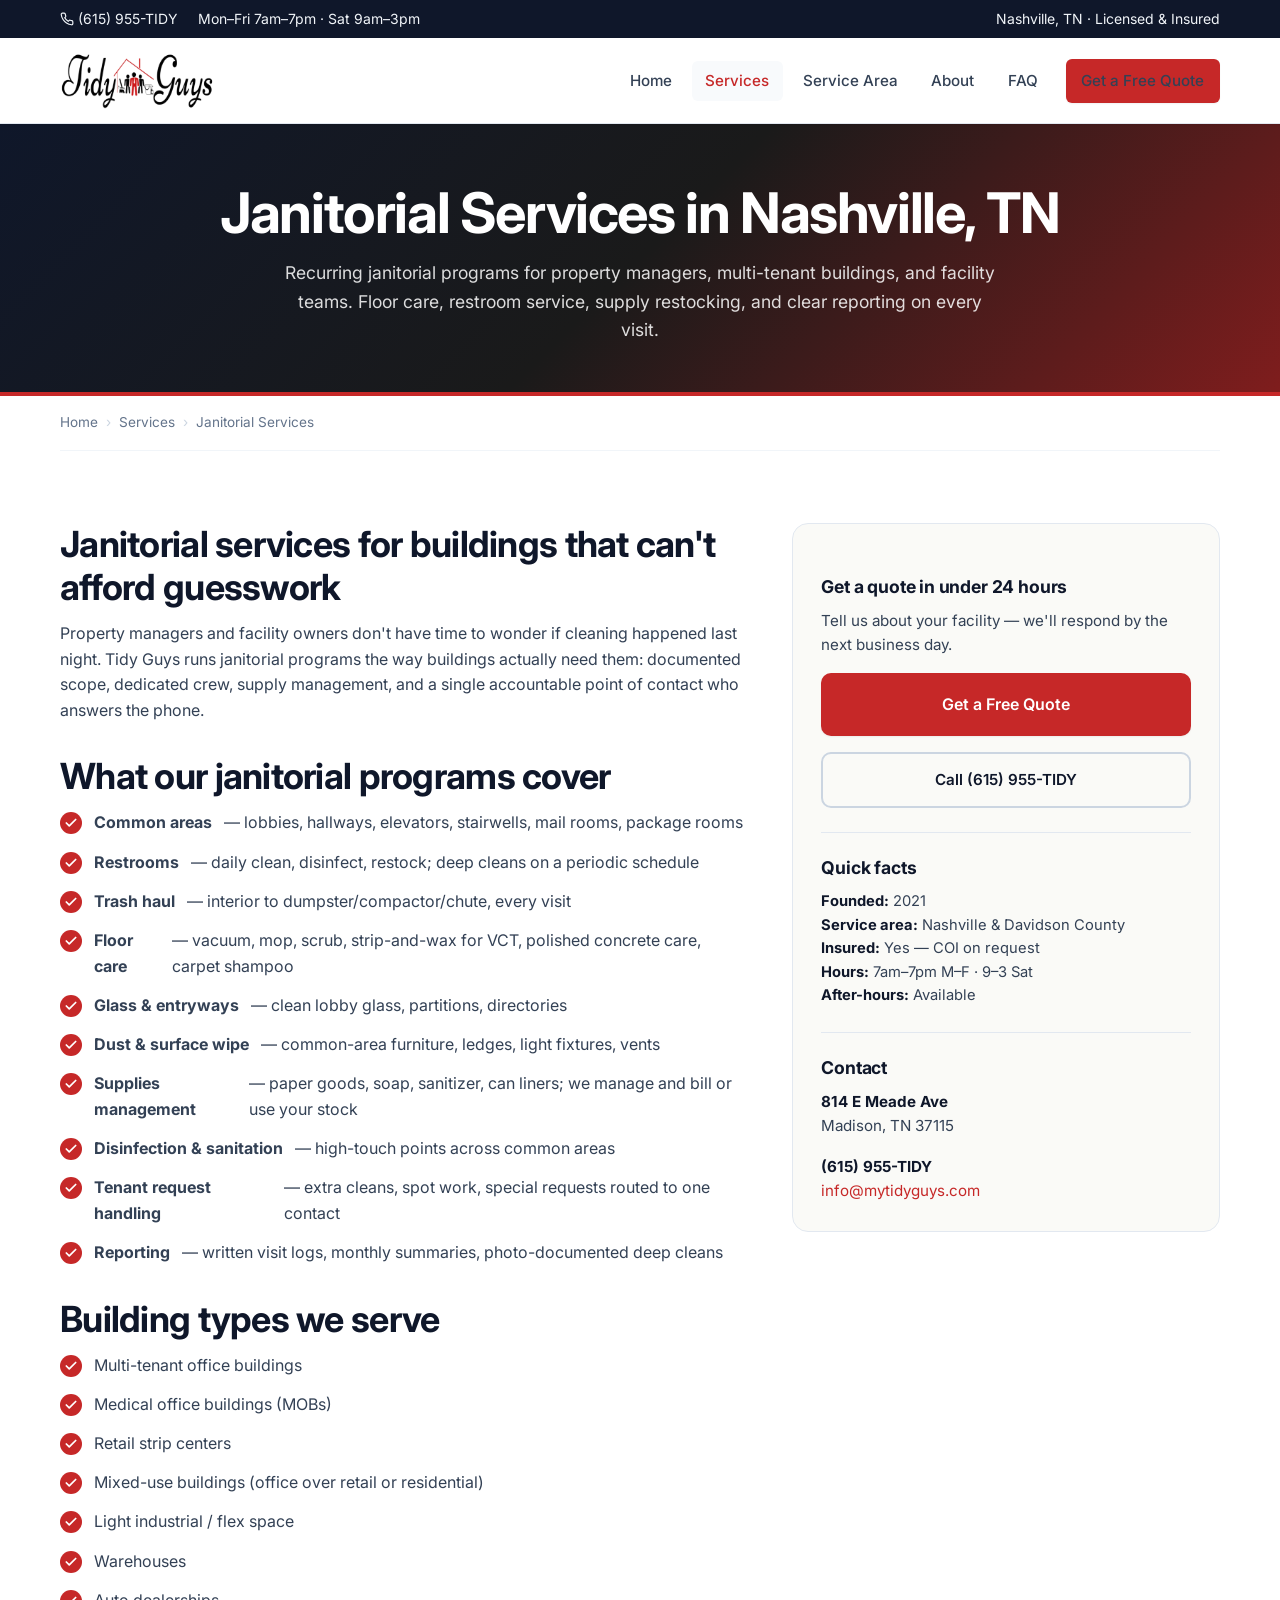
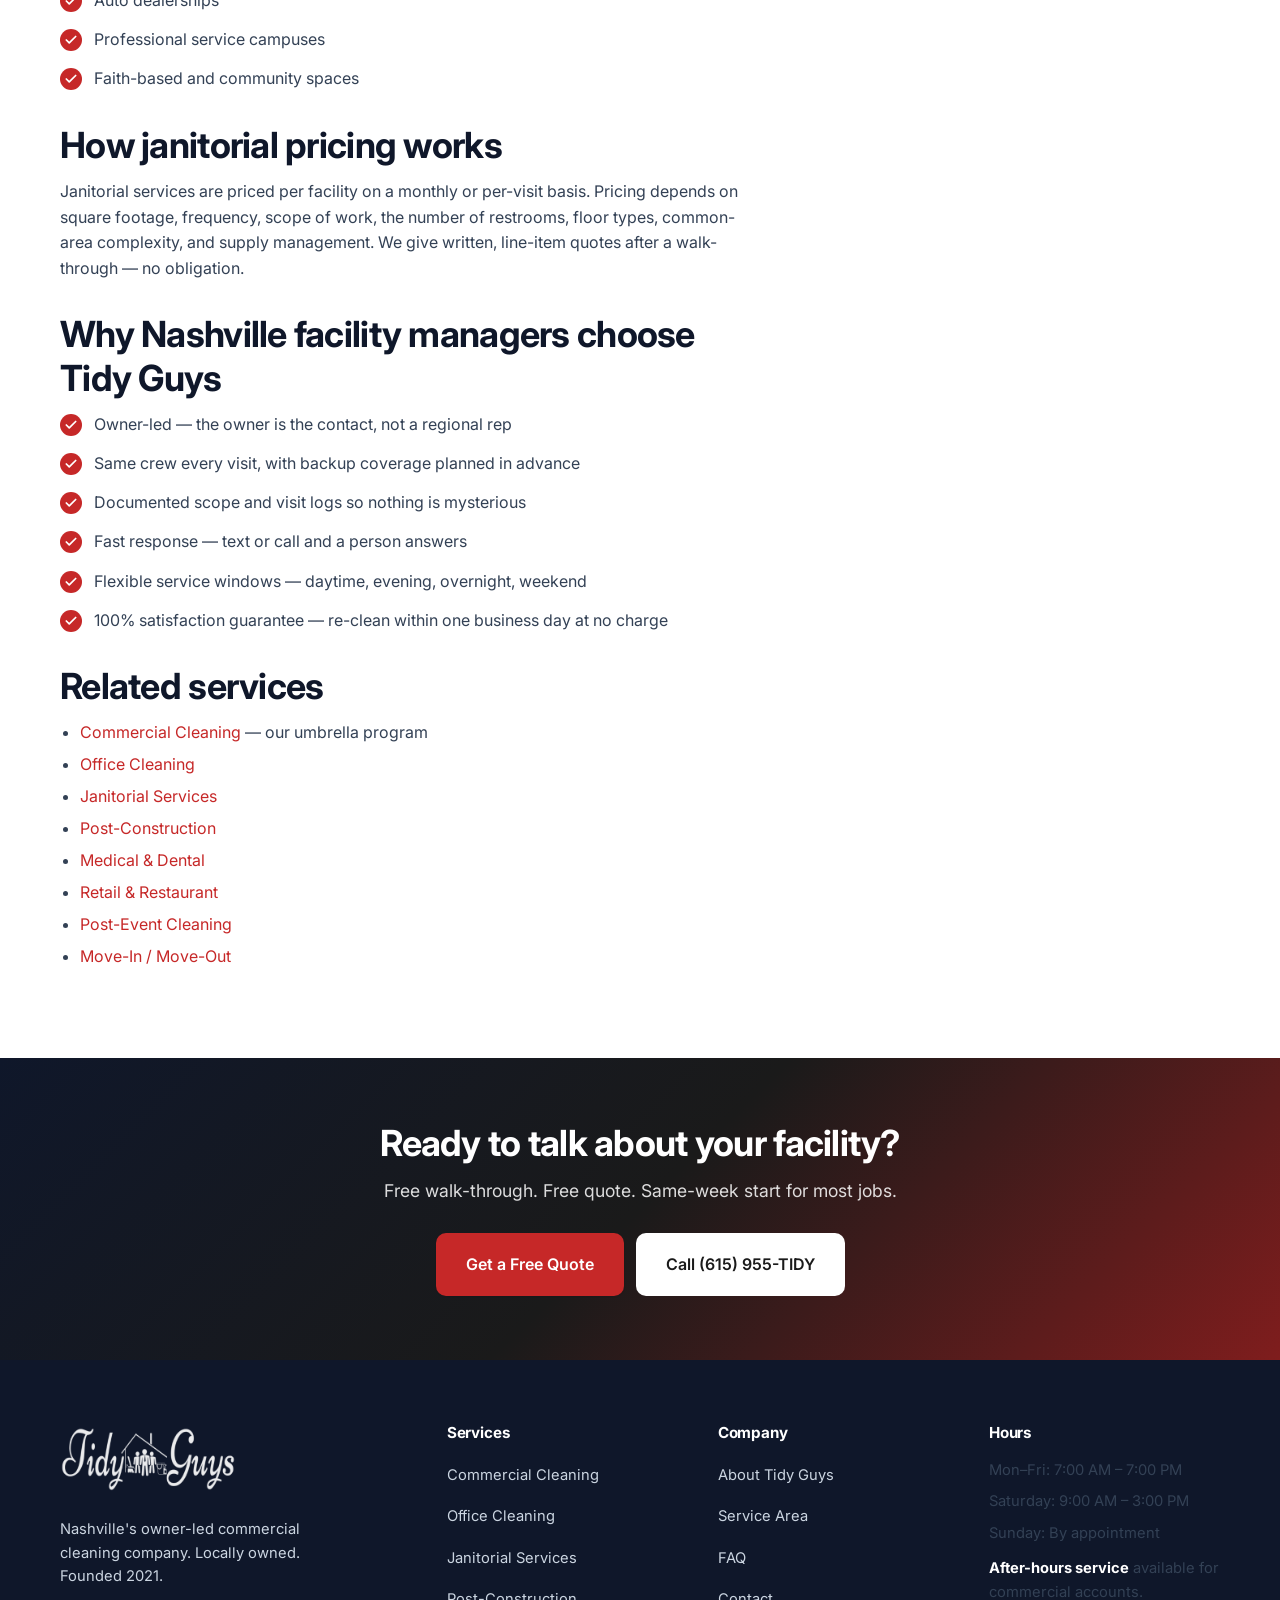
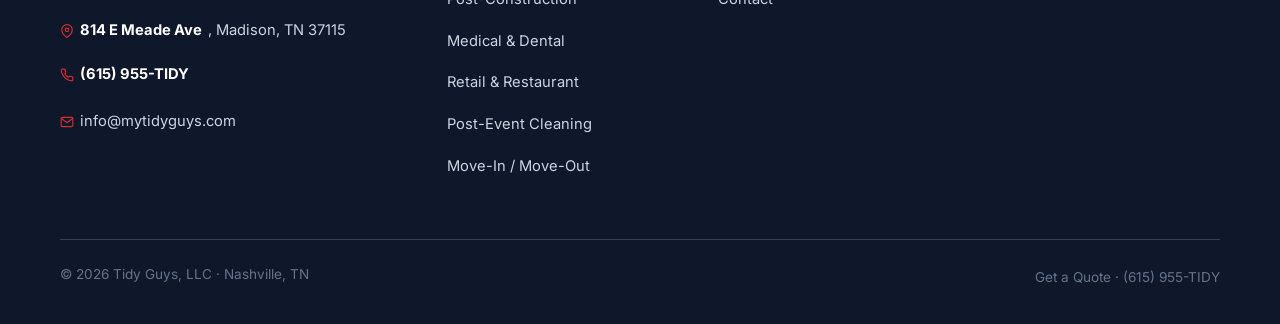
<file: services/janitorial-services.html>
<!DOCTYPE html>
<html lang="en">
<head>
<meta charset="UTF-8">
<!-- Google tag (gtag.js) -->
<script async src="https://www.googletagmanager.com/gtag/js?id=G-0H05C6T5EZ"></script>
<script>
  window.dataLayer = window.dataLayer || [];
  function gtag(){dataLayer.push(arguments);}
  gtag('js', new Date());
  gtag('config', 'G-0H05C6T5EZ');
</script>
<meta name="viewport" content="width=device-width, initial-scale=1.0">
<title>Janitorial Services Nashville TN | Tidy Guys</title>
<meta name="description" content="Tidy Guys provides recurring janitorial services for property managers, multi-tenant buildings, and facility teams in Nashville. Floor care, restroom service, supply restocking, full reporting.">
<meta name="robots" content="index, follow">
<link rel="canonical" href="https://mytidyguys.com/services/janitorial-services.html">
<meta property="og:type" content="website">
<meta property="og:url" content="https://mytidyguys.com/services/janitorial-services.html">
<meta property="og:title" content="Janitorial Services Nashville TN | Tidy Guys">
<meta property="og:description" content="Recurring janitorial services for Nashville property managers and facility teams.">
<link rel="preconnect" href="https://fonts.googleapis.com"><link rel="preconnect" href="https://fonts.gstatic.com" crossorigin>
<link href="https://fonts.googleapis.com/css2?family=Inter:wght@400;500;600;700;800&display=swap" rel="stylesheet">
<link rel="stylesheet" href="/css/styles.css">
<link rel="icon" type="image/svg+xml" href="data:image/svg+xml,%3Csvg xmlns='http://www.w3.org/2000/svg' viewBox='0 0 64 64'%3E%3Crect width='64' height='64' rx='14' fill='%23dc2626'/%3E%3Ctext x='50%25' y='50%25' text-anchor='middle' dominant-baseline='central' font-family='Arial,sans-serif' font-weight='800' font-size='34' fill='white'%3ET%3C/text%3E%3C/svg%3E">

<script type="application/ld+json">
{"@context":"https://schema.org","@type":"Service","serviceType":"Janitorial Services","name":"Janitorial Services in Nashville, TN","description":"Tidy Guys provides recurring janitorial services to property managers, multi-tenant buildings, and facility teams in Nashville. Includes floor care, restrooms, common areas, supply management, and visit reporting.","provider":{"@type":"CleaningService","name":"Tidy Guys","telephone":"+1-615-955-8439","url":"https://mytidyguys.com/","address":{"@type":"PostalAddress","streetAddress":"814 E Meade Ave","addressLocality":"Madison","addressRegion":"TN","postalCode":"37115","addressCountry":"US"}},"areaServed":{"@type":"AdministrativeArea","name":"Davidson County, Tennessee"},"url":"https://mytidyguys.com/services/janitorial-services.html"}
</script>
<script type="application/ld+json">
{"@context":"https://schema.org","@type":"BreadcrumbList","itemListElement":[
{"@type":"ListItem","position":1,"name":"Home","item":"https://mytidyguys.com/"},
{"@type":"ListItem","position":2,"name":"Services","item":"https://mytidyguys.com/services.html"},
{"@type":"ListItem","position":3,"name":"Janitorial Services","item":"https://mytidyguys.com/services/janitorial-services.html"}]}
</script>
</head>
<body>

<div class="topbar"><div class="container"><div class="topbar-left"><a href="tel:+16159558439"><svg viewBox="0 0 24 24" fill="none" stroke="currentColor" stroke-width="2"><path d="M22 16.92v3a2 2 0 0 1-2.18 2 19.79 19.79 0 0 1-8.63-3.07 19.5 19.5 0 0 1-6-6 19.79 19.79 0 0 1-3.07-8.67A2 2 0 0 1 4.11 2h3a2 2 0 0 1 2 1.72 12.84 12.84 0 0 0 .7 2.81 2 2 0 0 1-.45 2.11L8.09 9.91a16 16 0 0 0 6 6l1.27-1.27a2 2 0 0 1 2.11-.45 12.84 12.84 0 0 0 2.81.7A2 2 0 0 1 22 16.92z"/></svg>(615) 955-TIDY</a><span class="hide-mobile">Mon–Fri 7am–7pm · Sat 9am–3pm</span></div><div class="topbar-right"><span>Nashville, TN · Licensed &amp; Insured</span></div></div></div>

<header class="header"><div class="container"><a href="/" class="logo" aria-label="Tidy Guys home"><img src="/logo.png" onerror="this.onerror=null;this.src='/logo.svg'" alt="Tidy Guys — Nashville Commercial Cleaning" class="logo-img"></a><button class="menu-toggle" aria-label="Toggle menu" onclick="document.querySelector('.nav').classList.toggle('is-open')"><svg viewBox="0 0 24 24" fill="none" stroke-width="2" stroke-linecap="round"><line x1="3" y1="6" x2="21" y2="6"/><line x1="3" y1="12" x2="21" y2="12"/><line x1="3" y1="18" x2="21" y2="18"/></svg></button><nav class="nav" aria-label="Primary"><a href="/">Home</a><a href="/services.html" class="active">Services</a><a href="/service-area.html">Service Area</a><a href="/about.html">About</a><a href="/faq.html">FAQ</a><a href="/contact.html" class="btn btn-primary">Get a Free Quote</a></nav></div></header>

<section class="page-header"><div class="container"><h1>Janitorial Services in Nashville, TN</h1><p>Recurring janitorial programs for property managers, multi-tenant buildings, and facility teams. Floor care, restroom service, supply restocking, and clear reporting on every visit.</p></div></section>

<div class="container"><nav class="breadcrumb"><a href="/">Home</a><span class="sep">›</span><a href="/services.html">Services</a><span class="sep">›</span>Janitorial Services</nav></div>

<section class="section">
  <div class="container">
    <div class="two-col">
      <article>
        <h2>Janitorial services for buildings that can't afford guesswork</h2>
        <p>Property managers and facility owners don't have time to wonder if cleaning happened last night. Tidy Guys runs janitorial programs the way buildings actually need them: documented scope, dedicated crew, supply management, and a single accountable point of contact who answers the phone.</p>

        <h2>What our janitorial programs cover</h2>
        <ul class="feature-list">
          <li><strong>Common areas</strong> — lobbies, hallways, elevators, stairwells, mail rooms, package rooms</li>
          <li><strong>Restrooms</strong> — daily clean, disinfect, restock; deep cleans on a periodic schedule</li>
          <li><strong>Trash haul</strong> — interior to dumpster/compactor/chute, every visit</li>
          <li><strong>Floor care</strong> — vacuum, mop, scrub, strip-and-wax for VCT, polished concrete care, carpet shampoo</li>
          <li><strong>Glass &amp; entryways</strong> — clean lobby glass, partitions, directories</li>
          <li><strong>Dust &amp; surface wipe</strong> — common-area furniture, ledges, light fixtures, vents</li>
          <li><strong>Supplies management</strong> — paper goods, soap, sanitizer, can liners; we manage and bill or use your stock</li>
          <li><strong>Disinfection &amp; sanitation</strong> — high-touch points across common areas</li>
          <li><strong>Tenant request handling</strong> — extra cleans, spot work, special requests routed to one contact</li>
          <li><strong>Reporting</strong> — written visit logs, monthly summaries, photo-documented deep cleans</li>
        </ul>

        <h2>Building types we serve</h2>
        <ul class="feature-list">
          <li>Multi-tenant office buildings</li>
          <li>Medical office buildings (MOBs)</li>
          <li>Retail strip centers</li>
          <li>Mixed-use buildings (office over retail or residential)</li>
          <li>Light industrial / flex space</li>
          <li>Warehouses</li>
          <li>Auto dealerships</li>
          <li>Professional service campuses</li>
          <li>Faith-based and community spaces</li>
        </ul>

        <h2>How janitorial pricing works</h2>
        <p>Janitorial services are priced per facility on a monthly or per-visit basis. Pricing depends on square footage, frequency, scope of work, the number of restrooms, floor types, common-area complexity, and supply management. We give written, line-item quotes after a walk-through — no obligation.</p>

        <h2>Why Nashville facility managers choose Tidy Guys</h2>
        <ul class="feature-list">
          <li>Owner-led — the owner is the contact, not a regional rep</li>
          <li>Same crew every visit, with backup coverage planned in advance</li>
          <li>Documented scope and visit logs so nothing is mysterious</li>
          <li>Fast response — text or call and a person answers</li>
          <li>Flexible service windows — daytime, evening, overnight, weekend</li>
          <li>100% satisfaction guarantee — re-clean within one business day at no charge</li>
        </ul>

        <h2>Related services</h2>
        <ul>
          <li><a href="/services/commercial-cleaning.html">Commercial Cleaning</a> — our umbrella program</li>
          <li><a href="/services/office-cleaning.html">Office Cleaning</a></li>
          <li><a href="/services/janitorial-services.html">Janitorial Services</a></li>
          <li><a href="/services/post-construction-cleaning.html">Post-Construction</a></li>
          <li><a href="/services/medical-cleaning.html">Medical &amp; Dental</a></li>
          <li><a href="/services/retail-restaurant-cleaning.html">Retail &amp; Restaurant</a></li>
          <li><a href="/services/post-event-cleaning.html">Post-Event Cleaning</a></li>
          <li><a href="/services/move-in-out-cleaning.html">Move-In / Move-Out</a></li>
        </ul>
      </article>
      <aside class="sidebar">
        <h3>Get a quote in under 24 hours</h3>
        <p style="font-size:0.95rem;">Tell us about your facility — we'll respond by the next business day.</p>
        <a href="/contact.html" class="btn btn-primary btn-block btn-lg">Get a Free Quote</a>
        <a href="tel:+16159558439" class="btn btn-ghost btn-block mt-2">Call (615) 955-TIDY</a>
        <hr style="border:none;border-top:1px solid var(--slate-200);margin:1.5rem 0;">
        <h3>Quick facts</h3>
        <div class="nap" style="font-size:0.92rem;">
          <p><strong>Founded:</strong> 2021<br><strong>Service area:</strong> Nashville &amp; Davidson County<br><strong>Insured:</strong> Yes — COI on request<br><strong>Hours:</strong> 7am–7pm M–F · 9–3 Sat<br><strong>After-hours:</strong> Available</p>
        </div>
        <hr style="border:none;border-top:1px solid var(--slate-200);margin:1.5rem 0;">
        <h3>Contact</h3>
        <div class="nap" style="font-size:0.95rem;">
          <p><strong>814 E Meade Ave</strong><br>Madison, TN 37115</p>
          <p><a href="tel:+16159558439"><strong>(615) 955-TIDY</strong></a><br><a href="mailto:info@mytidyguys.com">info@mytidyguys.com</a></p>
        </div>
      </aside>
    </div>
  </div>
</section>

<section class="cta-band"><div class="container container-narrow"><h2>Ready to talk about your facility?</h2><p>Free walk-through. Free quote. Same-week start for most jobs.</p><div class="btn-row"><a href="/contact.html" class="btn btn-accent btn-lg">Get a Free Quote</a><a href="tel:+16159558439" class="btn btn-white btn-lg">Call (615) 955-TIDY</a></div></div></section>

<footer class="footer"><div class="container"><div class="footer-grid"><div><a href="/" class="logo" aria-label="Tidy Guys home"><img src="/logo.png" onerror="this.onerror=null;this.src='/logo.svg'" alt="Tidy Guys — Nashville Commercial Cleaning" class="logo-img"></a><p class="footer-tagline">Nashville's owner-led commercial cleaning company. Locally owned. Founded 2021.</p><div class="nap-block"><div><svg viewBox="0 0 24 24" fill="none" stroke-width="2"><path d="M21 10c0 7-9 13-9 13s-9-6-9-13a9 9 0 0 1 18 0z"/><circle cx="12" cy="10" r="3"/></svg><strong>814 E Meade Ave</strong>, Madison, TN 37115</div><div><svg viewBox="0 0 24 24" fill="none" stroke-width="2"><path d="M22 16.92v3a2 2 0 0 1-2.18 2 19.79 19.79 0 0 1-8.63-3.07 19.5 19.5 0 0 1-6-6 19.79 19.79 0 0 1-3.07-8.67A2 2 0 0 1 4.11 2h3a2 2 0 0 1 2 1.72 12.84 12.84 0 0 0 .7 2.81 2 2 0 0 1-.45 2.11L8.09 9.91a16 16 0 0 0 6 6l1.27-1.27a2 2 0 0 1 2.11-.45 12.84 12.84 0 0 0 2.81.7A2 2 0 0 1 22 16.92z"/></svg><a href="tel:+16159558439"><strong>(615) 955-TIDY</strong></a></div><div><a href="mailto:info@mytidyguys.com" class="nap-link"><svg viewBox="0 0 24 24" fill="none" stroke-width="2"><path d="M4 4h16c1.1 0 2 .9 2 2v12c0 1.1-.9 2-2 2H4c-1.1 0-2-.9-2-2V6c0-1.1.9-2 2-2z"/><polyline points="22,6 12,13 2,6"/></svg>info@mytidyguys.com</a></div></div></div><div><h4>Services</h4><ul><li><a href="/services/commercial-cleaning.html">Commercial Cleaning</a></li><li><a href="/services/office-cleaning.html">Office Cleaning</a></li><li><a href="/services/janitorial-services.html">Janitorial Services</a></li><li><a href="/services/post-construction-cleaning.html">Post-Construction</a></li><li><a href="/services/medical-cleaning.html">Medical &amp; Dental</a></li><li><a href="/services/retail-restaurant-cleaning.html">Retail &amp; Restaurant</a></li><li><a href="/services/post-event-cleaning.html">Post-Event Cleaning</a></li><li><a href="/services/move-in-out-cleaning.html">Move-In / Move-Out</a></li></ul></div><div><h4>Company</h4><ul><li><a href="/about.html">About Tidy Guys</a></li><li><a href="/service-area.html">Service Area</a></li><li><a href="/faq.html">FAQ</a></li><li><a href="/contact.html">Contact</a></li></ul></div><div><h4>Hours</h4><ul><li>Mon–Fri: 7:00 AM – 7:00 PM</li><li>Saturday: 9:00 AM – 3:00 PM</li><li>Sunday: By appointment</li><li style="margin-top:0.75rem;"><strong style="color:white;">After-hours service</strong> available for commercial accounts.</li></ul></div></div><div class="footer-bottom"><div>&copy; <span id="yr"></span> Tidy Guys, LLC &middot; Nashville, TN</div><div><a href="/contact.html">Get a Quote</a> &middot; <a href="tel:+16159558439">(615) 955-TIDY</a></div></div></div></footer>
<script src="/js/main.js"></script>
</body>
</html>
</file>
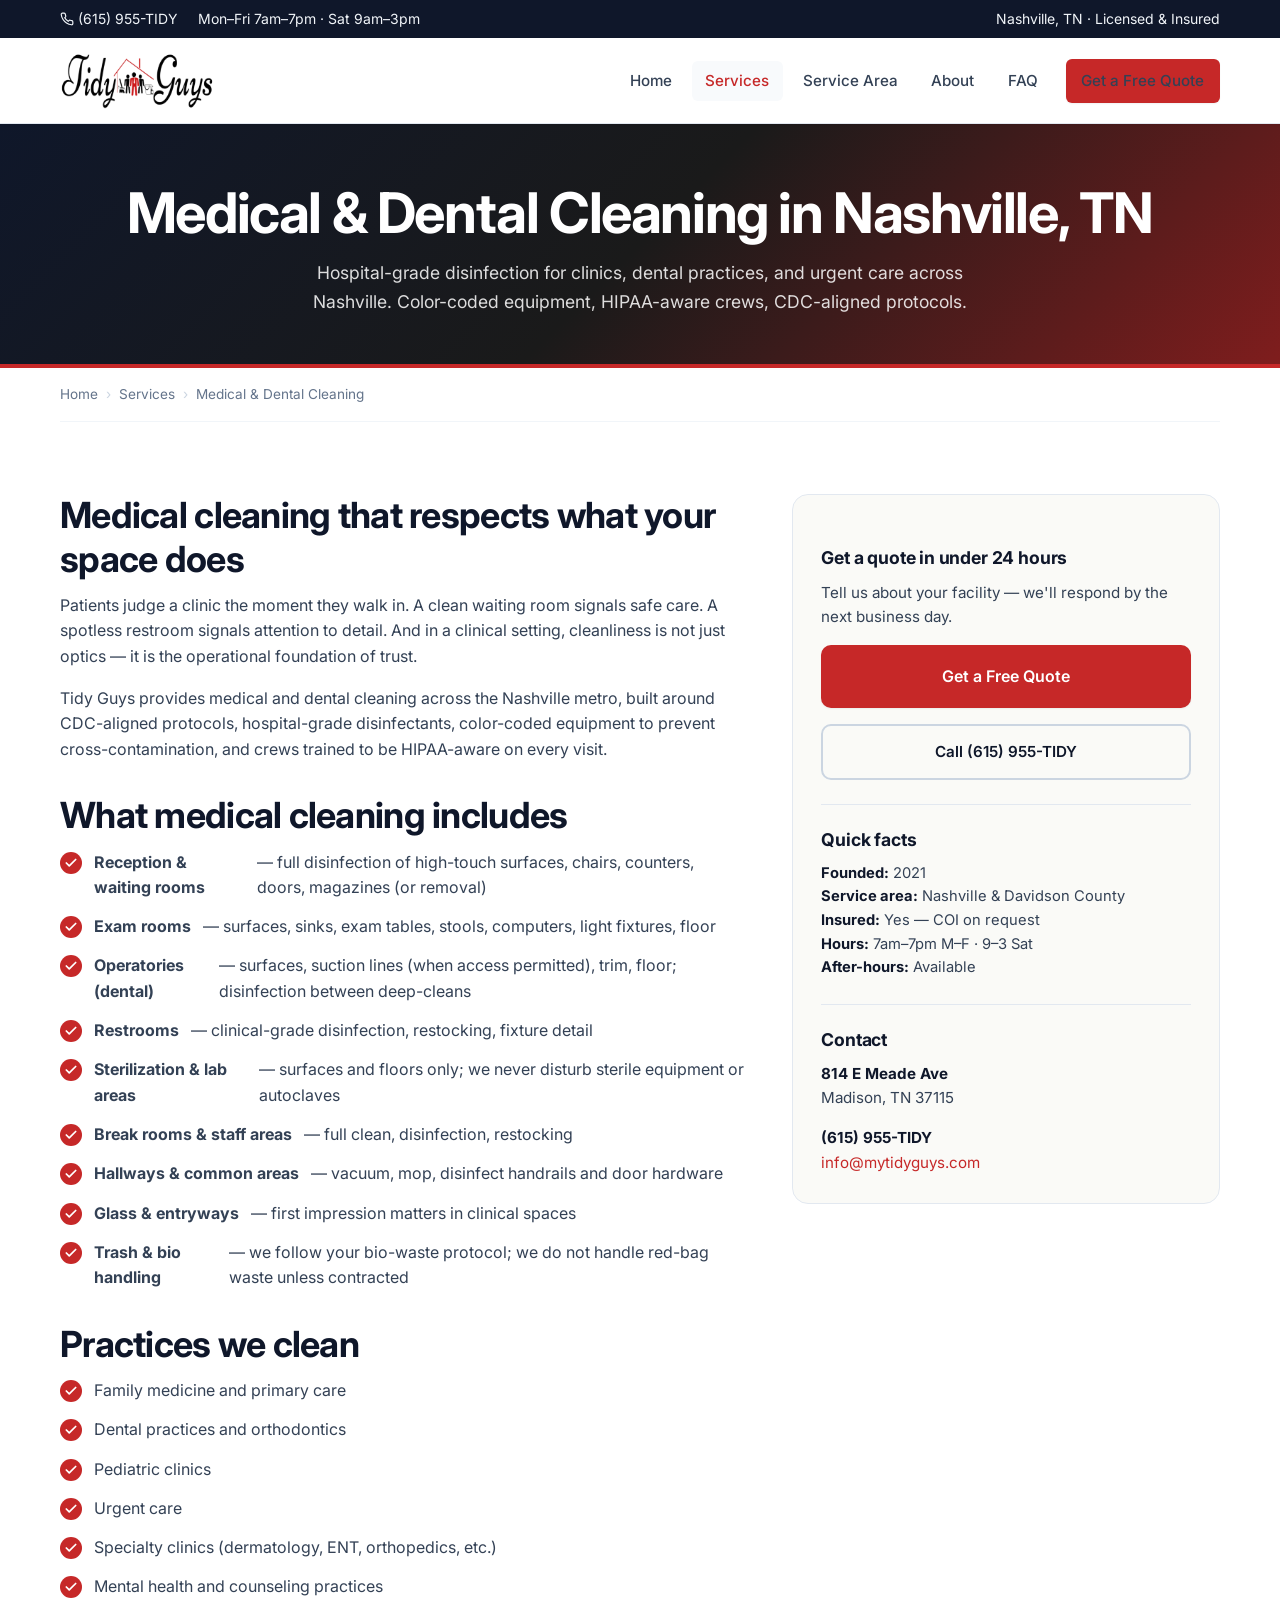
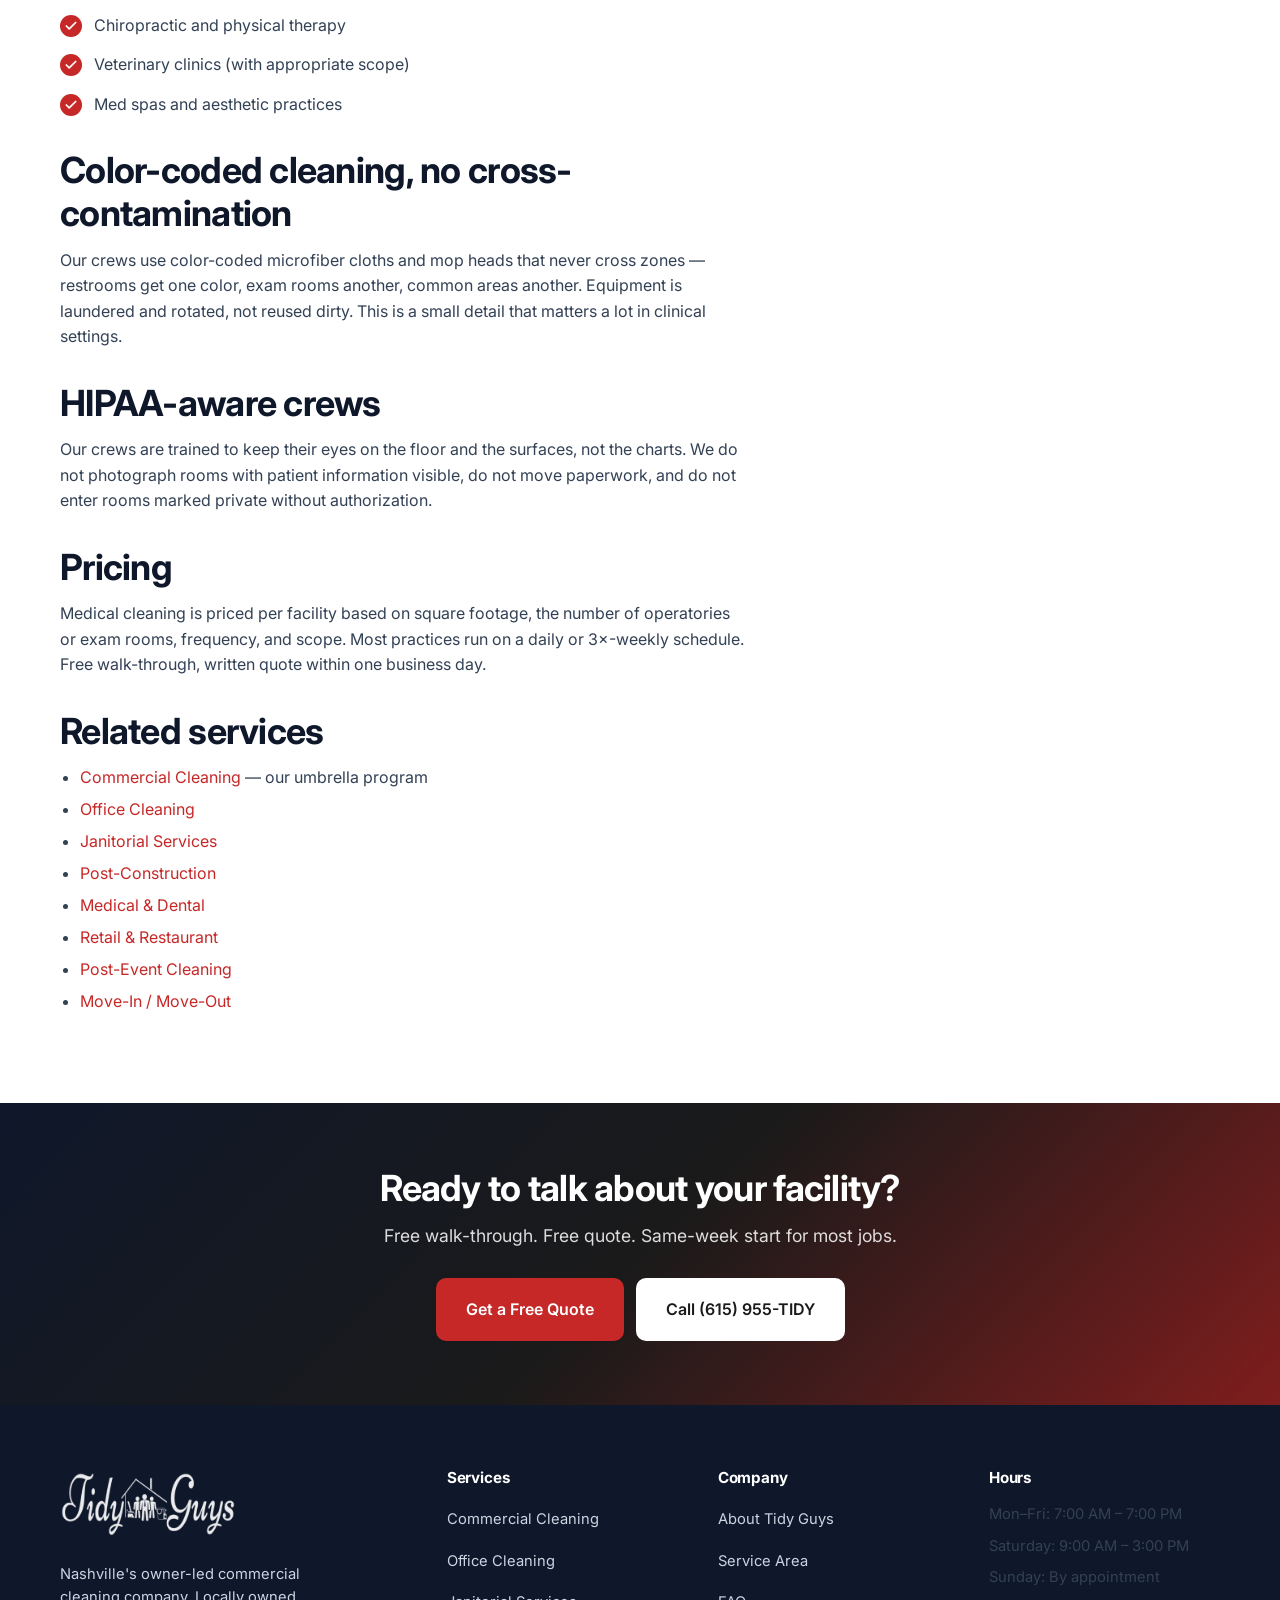
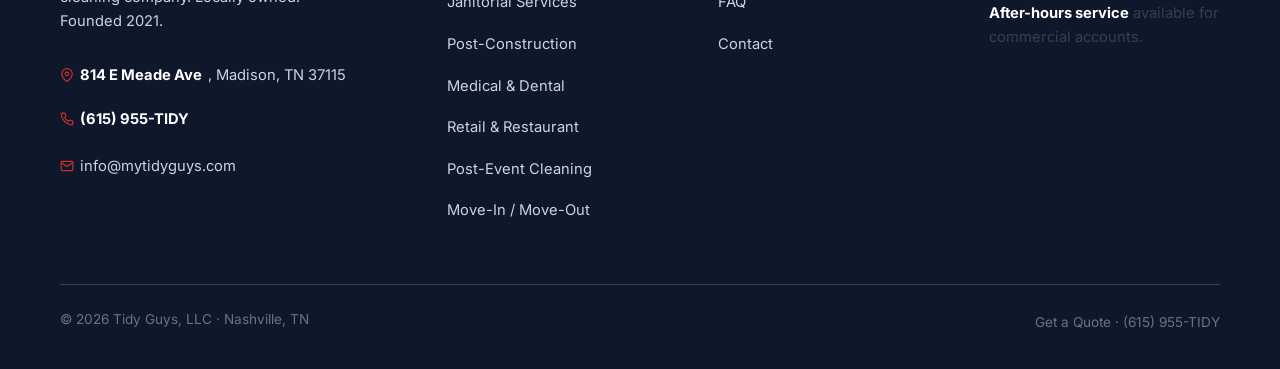
<file: services/medical-cleaning.html>
<!DOCTYPE html>
<html lang="en">
<head>
<meta charset="UTF-8">
<!-- Google tag (gtag.js) -->
<script async src="https://www.googletagmanager.com/gtag/js?id=G-0H05C6T5EZ"></script>
<script>
  window.dataLayer = window.dataLayer || [];
  function gtag(){dataLayer.push(arguments);}
  gtag('js', new Date());
  gtag('config', 'G-0H05C6T5EZ');
</script>
<meta name="viewport" content="width=device-width, initial-scale=1.0">
<title>Medical &amp; Dental Cleaning Nashville TN | Tidy Guys</title>
<meta name="description" content="Medical and dental cleaning across Nashville — clinics, dental practices, urgent care. Hospital-grade disinfection, color-coded equipment, HIPAA-aware crews. Call (615) 955-TIDY.">
<meta name="robots" content="index, follow">
<link rel="canonical" href="https://mytidyguys.com/services/medical-cleaning.html">
<meta property="og:type" content="website">
<meta property="og:url" content="https://mytidyguys.com/services/medical-cleaning.html">
<meta property="og:title" content="Medical &amp; Dental Cleaning Nashville TN | Tidy Guys">
<meta property="og:description" content="Hospital-grade cleaning for Nashville medical, dental, and urgent-care facilities.">
<link rel="preconnect" href="https://fonts.googleapis.com"><link rel="preconnect" href="https://fonts.gstatic.com" crossorigin>
<link href="https://fonts.googleapis.com/css2?family=Inter:wght@400;500;600;700;800&display=swap" rel="stylesheet">
<link rel="stylesheet" href="/css/styles.css">
<link rel="icon" type="image/svg+xml" href="data:image/svg+xml,%3Csvg xmlns='http://www.w3.org/2000/svg' viewBox='0 0 64 64'%3E%3Crect width='64' height='64' rx='14' fill='%23dc2626'/%3E%3Ctext x='50%25' y='50%25' text-anchor='middle' dominant-baseline='central' font-family='Arial,sans-serif' font-weight='800' font-size='34' fill='white'%3ET%3C/text%3E%3C/svg%3E">

<script type="application/ld+json">
{"@context":"https://schema.org","@type":"Service","serviceType":"Medical Facility Cleaning","name":"Medical Facility Cleaning in Nashville, TN","description":"Tidy Guys provides medical and dental cleaning across Nashville for clinics, dental practices, and urgent-care facilities. Hospital-grade disinfection, color-coded equipment, HIPAA-aware crews, CDC-aligned cleaning protocols.","provider":{"@type":"CleaningService","name":"Tidy Guys","telephone":"+1-615-955-8439","url":"https://mytidyguys.com/","address":{"@type":"PostalAddress","streetAddress":"814 E Meade Ave","addressLocality":"Madison","addressRegion":"TN","postalCode":"37115","addressCountry":"US"}},"areaServed":{"@type":"AdministrativeArea","name":"Davidson County, Tennessee"},"url":"https://mytidyguys.com/services/medical-cleaning.html"}
</script>
<script type="application/ld+json">
{"@context":"https://schema.org","@type":"BreadcrumbList","itemListElement":[
{"@type":"ListItem","position":1,"name":"Home","item":"https://mytidyguys.com/"},
{"@type":"ListItem","position":2,"name":"Services","item":"https://mytidyguys.com/services.html"},
{"@type":"ListItem","position":3,"name":"Medical &amp; Dental Cleaning","item":"https://mytidyguys.com/services/medical-cleaning.html"}]}
</script>
</head>
<body>

<div class="topbar"><div class="container"><div class="topbar-left"><a href="tel:+16159558439"><svg viewBox="0 0 24 24" fill="none" stroke="currentColor" stroke-width="2"><path d="M22 16.92v3a2 2 0 0 1-2.18 2 19.79 19.79 0 0 1-8.63-3.07 19.5 19.5 0 0 1-6-6 19.79 19.79 0 0 1-3.07-8.67A2 2 0 0 1 4.11 2h3a2 2 0 0 1 2 1.72 12.84 12.84 0 0 0 .7 2.81 2 2 0 0 1-.45 2.11L8.09 9.91a16 16 0 0 0 6 6l1.27-1.27a2 2 0 0 1 2.11-.45 12.84 12.84 0 0 0 2.81.7A2 2 0 0 1 22 16.92z"/></svg>(615) 955-TIDY</a><span class="hide-mobile">Mon–Fri 7am–7pm · Sat 9am–3pm</span></div><div class="topbar-right"><span>Nashville, TN · Licensed &amp; Insured</span></div></div></div>

<header class="header"><div class="container"><a href="/" class="logo" aria-label="Tidy Guys home"><img src="/logo.png" onerror="this.onerror=null;this.src='/logo.svg'" alt="Tidy Guys — Nashville Commercial Cleaning" class="logo-img"></a><button class="menu-toggle" aria-label="Toggle menu" onclick="document.querySelector('.nav').classList.toggle('is-open')"><svg viewBox="0 0 24 24" fill="none" stroke-width="2" stroke-linecap="round"><line x1="3" y1="6" x2="21" y2="6"/><line x1="3" y1="12" x2="21" y2="12"/><line x1="3" y1="18" x2="21" y2="18"/></svg></button><nav class="nav" aria-label="Primary"><a href="/">Home</a><a href="/services.html" class="active">Services</a><a href="/service-area.html">Service Area</a><a href="/about.html">About</a><a href="/faq.html">FAQ</a><a href="/contact.html" class="btn btn-primary">Get a Free Quote</a></nav></div></header>

<section class="page-header"><div class="container"><h1>Medical &amp; Dental Cleaning in Nashville, TN</h1><p>Hospital-grade disinfection for clinics, dental practices, and urgent care across Nashville. Color-coded equipment, HIPAA-aware crews, CDC-aligned protocols.</p></div></section>

<div class="container"><nav class="breadcrumb"><a href="/">Home</a><span class="sep">›</span><a href="/services.html">Services</a><span class="sep">›</span>Medical &amp; Dental Cleaning</nav></div>

<section class="section">
  <div class="container">
    <div class="two-col">
      <article>
        <h2>Medical cleaning that respects what your space does</h2>
        <p>Patients judge a clinic the moment they walk in. A clean waiting room signals safe care. A spotless restroom signals attention to detail. And in a clinical setting, cleanliness is not just optics — it is the operational foundation of trust.</p>
        <p>Tidy Guys provides medical and dental cleaning across the Nashville metro, built around CDC-aligned protocols, hospital-grade disinfectants, color-coded equipment to prevent cross-contamination, and crews trained to be HIPAA-aware on every visit.</p>

        <h2>What medical cleaning includes</h2>
        <ul class="feature-list">
          <li><strong>Reception &amp; waiting rooms</strong> — full disinfection of high-touch surfaces, chairs, counters, doors, magazines (or removal)</li>
          <li><strong>Exam rooms</strong> — surfaces, sinks, exam tables, stools, computers, light fixtures, floor</li>
          <li><strong>Operatories (dental)</strong> — surfaces, suction lines (when access permitted), trim, floor; disinfection between deep-cleans</li>
          <li><strong>Restrooms</strong> — clinical-grade disinfection, restocking, fixture detail</li>
          <li><strong>Sterilization &amp; lab areas</strong> — surfaces and floors only; we never disturb sterile equipment or autoclaves</li>
          <li><strong>Break rooms &amp; staff areas</strong> — full clean, disinfection, restocking</li>
          <li><strong>Hallways &amp; common areas</strong> — vacuum, mop, disinfect handrails and door hardware</li>
          <li><strong>Glass &amp; entryways</strong> — first impression matters in clinical spaces</li>
          <li><strong>Trash &amp; bio handling</strong> — we follow your bio-waste protocol; we do not handle red-bag waste unless contracted</li>
        </ul>

        <h2>Practices we clean</h2>
        <ul class="feature-list">
          <li>Family medicine and primary care</li>
          <li>Dental practices and orthodontics</li>
          <li>Pediatric clinics</li>
          <li>Urgent care</li>
          <li>Specialty clinics (dermatology, ENT, orthopedics, etc.)</li>
          <li>Mental health and counseling practices</li>
          <li>Chiropractic and physical therapy</li>
          <li>Veterinary clinics (with appropriate scope)</li>
          <li>Med spas and aesthetic practices</li>
        </ul>

        <h2>Color-coded cleaning, no cross-contamination</h2>
        <p>Our crews use color-coded microfiber cloths and mop heads that never cross zones — restrooms get one color, exam rooms another, common areas another. Equipment is laundered and rotated, not reused dirty. This is a small detail that matters a lot in clinical settings.</p>

        <h2>HIPAA-aware crews</h2>
        <p>Our crews are trained to keep their eyes on the floor and the surfaces, not the charts. We do not photograph rooms with patient information visible, do not move paperwork, and do not enter rooms marked private without authorization.</p>

        <h2>Pricing</h2>
        <p>Medical cleaning is priced per facility based on square footage, the number of operatories or exam rooms, frequency, and scope. Most practices run on a daily or 3×-weekly schedule. Free walk-through, written quote within one business day.</p>

        <h2>Related services</h2>
        <ul>
          <li><a href="/services/commercial-cleaning.html">Commercial Cleaning</a> — our umbrella program</li>
          <li><a href="/services/office-cleaning.html">Office Cleaning</a></li>
          <li><a href="/services/janitorial-services.html">Janitorial Services</a></li>
          <li><a href="/services/post-construction-cleaning.html">Post-Construction</a></li>
          <li><a href="/services/medical-cleaning.html">Medical &amp; Dental</a></li>
          <li><a href="/services/retail-restaurant-cleaning.html">Retail &amp; Restaurant</a></li>
          <li><a href="/services/post-event-cleaning.html">Post-Event Cleaning</a></li>
          <li><a href="/services/move-in-out-cleaning.html">Move-In / Move-Out</a></li>
        </ul>
      </article>
      <aside class="sidebar">
        <h3>Get a quote in under 24 hours</h3>
        <p style="font-size:0.95rem;">Tell us about your facility — we'll respond by the next business day.</p>
        <a href="/contact.html" class="btn btn-primary btn-block btn-lg">Get a Free Quote</a>
        <a href="tel:+16159558439" class="btn btn-ghost btn-block mt-2">Call (615) 955-TIDY</a>
        <hr style="border:none;border-top:1px solid var(--slate-200);margin:1.5rem 0;">
        <h3>Quick facts</h3>
        <div class="nap" style="font-size:0.92rem;">
          <p><strong>Founded:</strong> 2021<br><strong>Service area:</strong> Nashville &amp; Davidson County<br><strong>Insured:</strong> Yes — COI on request<br><strong>Hours:</strong> 7am–7pm M–F · 9–3 Sat<br><strong>After-hours:</strong> Available</p>
        </div>
        <hr style="border:none;border-top:1px solid var(--slate-200);margin:1.5rem 0;">
        <h3>Contact</h3>
        <div class="nap" style="font-size:0.95rem;">
          <p><strong>814 E Meade Ave</strong><br>Madison, TN 37115</p>
          <p><a href="tel:+16159558439"><strong>(615) 955-TIDY</strong></a><br><a href="mailto:info@mytidyguys.com">info@mytidyguys.com</a></p>
        </div>
      </aside>
    </div>
  </div>
</section>

<section class="cta-band"><div class="container container-narrow"><h2>Ready to talk about your facility?</h2><p>Free walk-through. Free quote. Same-week start for most jobs.</p><div class="btn-row"><a href="/contact.html" class="btn btn-accent btn-lg">Get a Free Quote</a><a href="tel:+16159558439" class="btn btn-white btn-lg">Call (615) 955-TIDY</a></div></div></section>

<footer class="footer"><div class="container"><div class="footer-grid"><div><a href="/" class="logo" aria-label="Tidy Guys home"><img src="/logo.png" onerror="this.onerror=null;this.src='/logo.svg'" alt="Tidy Guys — Nashville Commercial Cleaning" class="logo-img"></a><p class="footer-tagline">Nashville's owner-led commercial cleaning company. Locally owned. Founded 2021.</p><div class="nap-block"><div><svg viewBox="0 0 24 24" fill="none" stroke-width="2"><path d="M21 10c0 7-9 13-9 13s-9-6-9-13a9 9 0 0 1 18 0z"/><circle cx="12" cy="10" r="3"/></svg><strong>814 E Meade Ave</strong>, Madison, TN 37115</div><div><svg viewBox="0 0 24 24" fill="none" stroke-width="2"><path d="M22 16.92v3a2 2 0 0 1-2.18 2 19.79 19.79 0 0 1-8.63-3.07 19.5 19.5 0 0 1-6-6 19.79 19.79 0 0 1-3.07-8.67A2 2 0 0 1 4.11 2h3a2 2 0 0 1 2 1.72 12.84 12.84 0 0 0 .7 2.81 2 2 0 0 1-.45 2.11L8.09 9.91a16 16 0 0 0 6 6l1.27-1.27a2 2 0 0 1 2.11-.45 12.84 12.84 0 0 0 2.81.7A2 2 0 0 1 22 16.92z"/></svg><a href="tel:+16159558439"><strong>(615) 955-TIDY</strong></a></div><div><a href="mailto:info@mytidyguys.com" class="nap-link"><svg viewBox="0 0 24 24" fill="none" stroke-width="2"><path d="M4 4h16c1.1 0 2 .9 2 2v12c0 1.1-.9 2-2 2H4c-1.1 0-2-.9-2-2V6c0-1.1.9-2 2-2z"/><polyline points="22,6 12,13 2,6"/></svg>info@mytidyguys.com</a></div></div></div><div><h4>Services</h4><ul><li><a href="/services/commercial-cleaning.html">Commercial Cleaning</a></li><li><a href="/services/office-cleaning.html">Office Cleaning</a></li><li><a href="/services/janitorial-services.html">Janitorial Services</a></li><li><a href="/services/post-construction-cleaning.html">Post-Construction</a></li><li><a href="/services/medical-cleaning.html">Medical &amp; Dental</a></li><li><a href="/services/retail-restaurant-cleaning.html">Retail &amp; Restaurant</a></li><li><a href="/services/post-event-cleaning.html">Post-Event Cleaning</a></li><li><a href="/services/move-in-out-cleaning.html">Move-In / Move-Out</a></li></ul></div><div><h4>Company</h4><ul><li><a href="/about.html">About Tidy Guys</a></li><li><a href="/service-area.html">Service Area</a></li><li><a href="/faq.html">FAQ</a></li><li><a href="/contact.html">Contact</a></li></ul></div><div><h4>Hours</h4><ul><li>Mon–Fri: 7:00 AM – 7:00 PM</li><li>Saturday: 9:00 AM – 3:00 PM</li><li>Sunday: By appointment</li><li style="margin-top:0.75rem;"><strong style="color:white;">After-hours service</strong> available for commercial accounts.</li></ul></div></div><div class="footer-bottom"><div>&copy; <span id="yr"></span> Tidy Guys, LLC &middot; Nashville, TN</div><div><a href="/contact.html">Get a Quote</a> &middot; <a href="tel:+16159558439">(615) 955-TIDY</a></div></div></div></footer>
<script src="/js/main.js"></script>
</body>
</html>
</file>
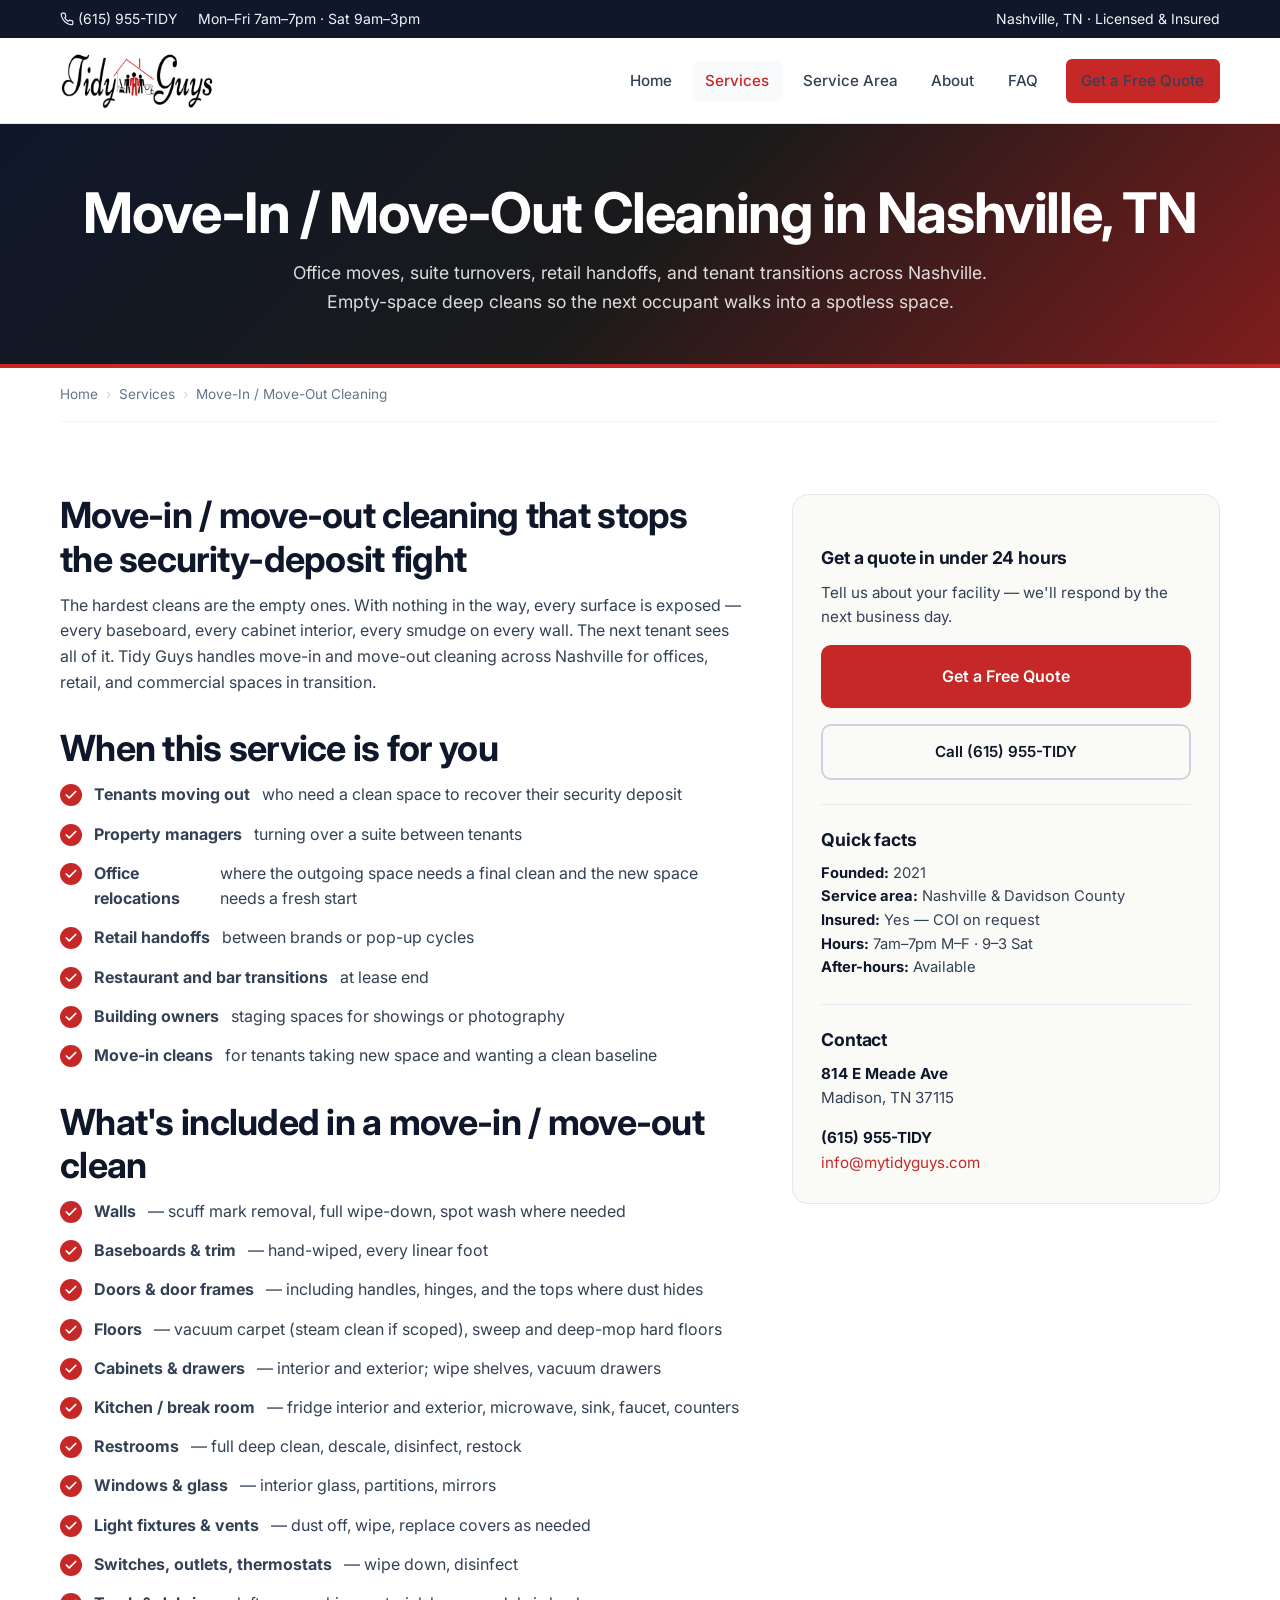
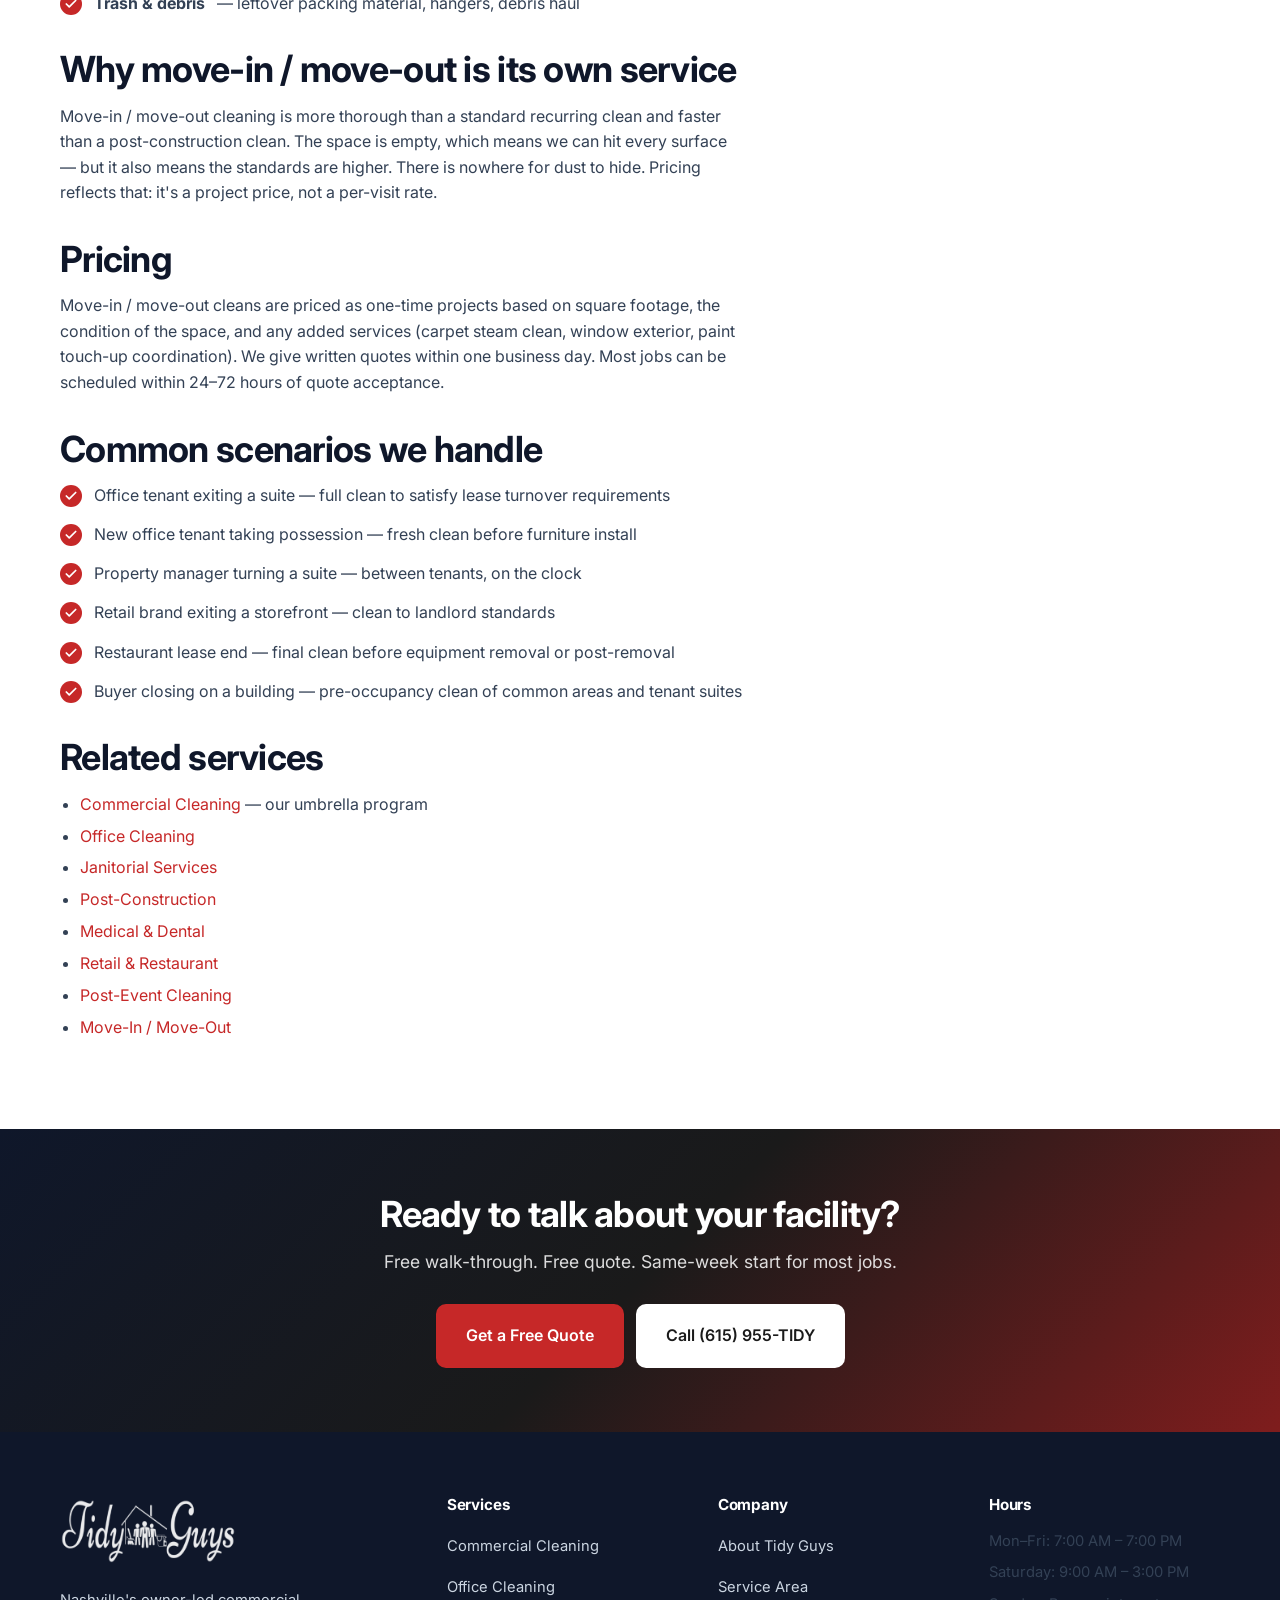
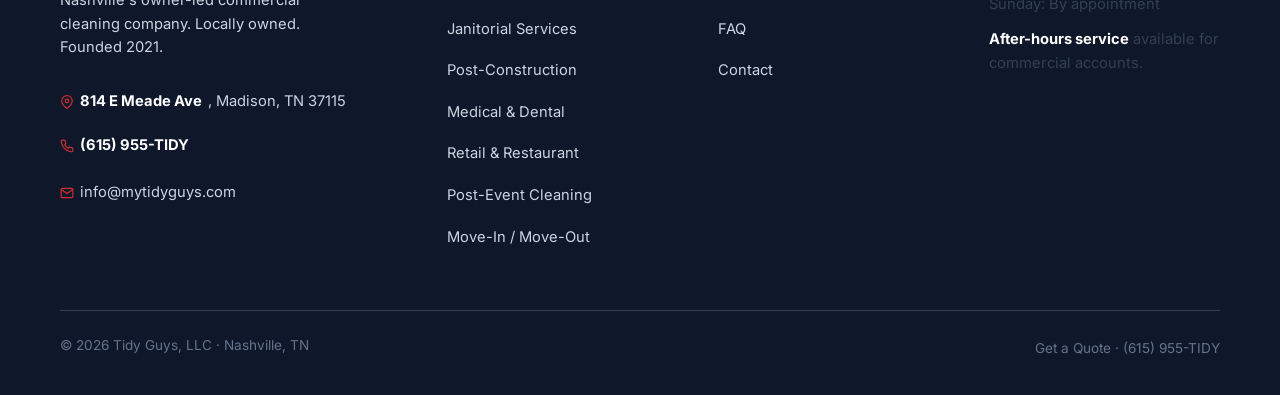
<file: services/move-in-out-cleaning.html>
<!DOCTYPE html>
<html lang="en">
<head>
<meta charset="UTF-8">
<!-- Google tag (gtag.js) -->
<script async src="https://www.googletagmanager.com/gtag/js?id=G-0H05C6T5EZ"></script>
<script>
  window.dataLayer = window.dataLayer || [];
  function gtag(){dataLayer.push(arguments);}
  gtag('js', new Date());
  gtag('config', 'G-0H05C6T5EZ');
</script>
<meta name="viewport" content="width=device-width, initial-scale=1.0">
<title>Move-In / Move-Out Cleaning Nashville TN | Tidy Guys</title>
<meta name="description" content="Move-in and move-out cleaning across Nashville — office moves, suite turnovers, retail handoffs, and tenant transitions. Empty-space deep cleans. Call (615) 955-TIDY.">
<meta name="robots" content="index, follow">
<link rel="canonical" href="https://mytidyguys.com/services/move-in-out-cleaning.html">
<meta property="og:type" content="website">
<meta property="og:url" content="https://mytidyguys.com/services/move-in-out-cleaning.html">
<meta property="og:title" content="Move-In / Move-Out Cleaning Nashville TN | Tidy Guys">
<meta property="og:description" content="Move-in / move-out deep cleans for Nashville commercial space turnovers and tenant transitions.">
<link rel="preconnect" href="https://fonts.googleapis.com"><link rel="preconnect" href="https://fonts.gstatic.com" crossorigin>
<link href="https://fonts.googleapis.com/css2?family=Inter:wght@400;500;600;700;800&display=swap" rel="stylesheet">
<link rel="stylesheet" href="/css/styles.css">
<link rel="icon" type="image/svg+xml" href="data:image/svg+xml,%3Csvg xmlns='http://www.w3.org/2000/svg' viewBox='0 0 64 64'%3E%3Crect width='64' height='64' rx='14' fill='%23dc2626'/%3E%3Ctext x='50%25' y='50%25' text-anchor='middle' dominant-baseline='central' font-family='Arial,sans-serif' font-weight='800' font-size='34' fill='white'%3ET%3C/text%3E%3C/svg%3E">

<script type="application/ld+json">
{"@context":"https://schema.org","@type":"Service","serviceType":"Move-In / Move-Out Cleaning","name":"Move-In / Move-Out Cleaning in Nashville, TN","description":"Tidy Guys provides move-in and move-out cleaning across Nashville for office turnovers, retail handoffs, suite transitions, and property management tenant changes. Walls, floors, kitchens, restrooms, every surface in an empty space.","provider":{"@type":"CleaningService","name":"Tidy Guys","telephone":"+1-615-955-8439","url":"https://mytidyguys.com/","address":{"@type":"PostalAddress","streetAddress":"814 E Meade Ave","addressLocality":"Madison","addressRegion":"TN","postalCode":"37115","addressCountry":"US"}},"areaServed":{"@type":"AdministrativeArea","name":"Davidson County, Tennessee"},"url":"https://mytidyguys.com/services/move-in-out-cleaning.html"}
</script>
<script type="application/ld+json">
{"@context":"https://schema.org","@type":"BreadcrumbList","itemListElement":[
{"@type":"ListItem","position":1,"name":"Home","item":"https://mytidyguys.com/"},
{"@type":"ListItem","position":2,"name":"Services","item":"https://mytidyguys.com/services.html"},
{"@type":"ListItem","position":3,"name":"Move-In / Move-Out Cleaning","item":"https://mytidyguys.com/services/move-in-out-cleaning.html"}]}
</script>
</head>
<body>

<div class="topbar"><div class="container"><div class="topbar-left"><a href="tel:+16159558439"><svg viewBox="0 0 24 24" fill="none" stroke="currentColor" stroke-width="2"><path d="M22 16.92v3a2 2 0 0 1-2.18 2 19.79 19.79 0 0 1-8.63-3.07 19.5 19.5 0 0 1-6-6 19.79 19.79 0 0 1-3.07-8.67A2 2 0 0 1 4.11 2h3a2 2 0 0 1 2 1.72 12.84 12.84 0 0 0 .7 2.81 2 2 0 0 1-.45 2.11L8.09 9.91a16 16 0 0 0 6 6l1.27-1.27a2 2 0 0 1 2.11-.45 12.84 12.84 0 0 0 2.81.7A2 2 0 0 1 22 16.92z"/></svg>(615) 955-TIDY</a><span class="hide-mobile">Mon–Fri 7am–7pm · Sat 9am–3pm</span></div><div class="topbar-right"><span>Nashville, TN · Licensed &amp; Insured</span></div></div></div>

<header class="header"><div class="container"><a href="/" class="logo" aria-label="Tidy Guys home"><img src="/logo.png" onerror="this.onerror=null;this.src='/logo.svg'" alt="Tidy Guys — Nashville Commercial Cleaning" class="logo-img"></a><button class="menu-toggle" aria-label="Toggle menu" onclick="document.querySelector('.nav').classList.toggle('is-open')"><svg viewBox="0 0 24 24" fill="none" stroke-width="2" stroke-linecap="round"><line x1="3" y1="6" x2="21" y2="6"/><line x1="3" y1="12" x2="21" y2="12"/><line x1="3" y1="18" x2="21" y2="18"/></svg></button><nav class="nav" aria-label="Primary"><a href="/">Home</a><a href="/services.html" class="active">Services</a><a href="/service-area.html">Service Area</a><a href="/about.html">About</a><a href="/faq.html">FAQ</a><a href="/contact.html" class="btn btn-primary">Get a Free Quote</a></nav></div></header>

<section class="page-header"><div class="container"><h1>Move-In / Move-Out Cleaning in Nashville, TN</h1><p>Office moves, suite turnovers, retail handoffs, and tenant transitions across Nashville. Empty-space deep cleans so the next occupant walks into a spotless space.</p></div></section>

<div class="container"><nav class="breadcrumb"><a href="/">Home</a><span class="sep">›</span><a href="/services.html">Services</a><span class="sep">›</span>Move-In / Move-Out Cleaning</nav></div>

<section class="section">
  <div class="container">
    <div class="two-col">
      <article>
        <h2>Move-in / move-out cleaning that stops the security-deposit fight</h2>
        <p>The hardest cleans are the empty ones. With nothing in the way, every surface is exposed — every baseboard, every cabinet interior, every smudge on every wall. The next tenant sees all of it. Tidy Guys handles move-in and move-out cleaning across Nashville for offices, retail, and commercial spaces in transition.</p>

        <h2>When this service is for you</h2>
        <ul class="feature-list">
          <li><strong>Tenants moving out</strong> who need a clean space to recover their security deposit</li>
          <li><strong>Property managers</strong> turning over a suite between tenants</li>
          <li><strong>Office relocations</strong> where the outgoing space needs a final clean and the new space needs a fresh start</li>
          <li><strong>Retail handoffs</strong> between brands or pop-up cycles</li>
          <li><strong>Restaurant and bar transitions</strong> at lease end</li>
          <li><strong>Building owners</strong> staging spaces for showings or photography</li>
          <li><strong>Move-in cleans</strong> for tenants taking new space and wanting a clean baseline</li>
        </ul>

        <h2>What's included in a move-in / move-out clean</h2>
        <ul class="feature-list">
          <li><strong>Walls</strong> — scuff mark removal, full wipe-down, spot wash where needed</li>
          <li><strong>Baseboards &amp; trim</strong> — hand-wiped, every linear foot</li>
          <li><strong>Doors &amp; door frames</strong> — including handles, hinges, and the tops where dust hides</li>
          <li><strong>Floors</strong> — vacuum carpet (steam clean if scoped), sweep and deep-mop hard floors</li>
          <li><strong>Cabinets &amp; drawers</strong> — interior and exterior; wipe shelves, vacuum drawers</li>
          <li><strong>Kitchen / break room</strong> — fridge interior and exterior, microwave, sink, faucet, counters</li>
          <li><strong>Restrooms</strong> — full deep clean, descale, disinfect, restock</li>
          <li><strong>Windows &amp; glass</strong> — interior glass, partitions, mirrors</li>
          <li><strong>Light fixtures &amp; vents</strong> — dust off, wipe, replace covers as needed</li>
          <li><strong>Switches, outlets, thermostats</strong> — wipe down, disinfect</li>
          <li><strong>Trash &amp; debris</strong> — leftover packing material, hangers, debris haul</li>
        </ul>

        <h2>Why move-in / move-out is its own service</h2>
        <p>Move-in / move-out cleaning is more thorough than a standard recurring clean and faster than a post-construction clean. The space is empty, which means we can hit every surface — but it also means the standards are higher. There is nowhere for dust to hide. Pricing reflects that: it's a project price, not a per-visit rate.</p>

        <h2>Pricing</h2>
        <p>Move-in / move-out cleans are priced as one-time projects based on square footage, the condition of the space, and any added services (carpet steam clean, window exterior, paint touch-up coordination). We give written quotes within one business day. Most jobs can be scheduled within 24–72 hours of quote acceptance.</p>

        <h2>Common scenarios we handle</h2>
        <ul class="feature-list">
          <li>Office tenant exiting a suite — full clean to satisfy lease turnover requirements</li>
          <li>New office tenant taking possession — fresh clean before furniture install</li>
          <li>Property manager turning a suite — between tenants, on the clock</li>
          <li>Retail brand exiting a storefront — clean to landlord standards</li>
          <li>Restaurant lease end — final clean before equipment removal or post-removal</li>
          <li>Buyer closing on a building — pre-occupancy clean of common areas and tenant suites</li>
        </ul>

        <h2>Related services</h2>
        <ul>
          <li><a href="/services/commercial-cleaning.html">Commercial Cleaning</a> — our umbrella program</li>
          <li><a href="/services/office-cleaning.html">Office Cleaning</a></li>
          <li><a href="/services/janitorial-services.html">Janitorial Services</a></li>
          <li><a href="/services/post-construction-cleaning.html">Post-Construction</a></li>
          <li><a href="/services/medical-cleaning.html">Medical &amp; Dental</a></li>
          <li><a href="/services/retail-restaurant-cleaning.html">Retail &amp; Restaurant</a></li>
          <li><a href="/services/post-event-cleaning.html">Post-Event Cleaning</a></li>
          <li><a href="/services/move-in-out-cleaning.html">Move-In / Move-Out</a></li>
        </ul>
      </article>
      <aside class="sidebar">
        <h3>Get a quote in under 24 hours</h3>
        <p style="font-size:0.95rem;">Tell us about your facility — we'll respond by the next business day.</p>
        <a href="/contact.html" class="btn btn-primary btn-block btn-lg">Get a Free Quote</a>
        <a href="tel:+16159558439" class="btn btn-ghost btn-block mt-2">Call (615) 955-TIDY</a>
        <hr style="border:none;border-top:1px solid var(--slate-200);margin:1.5rem 0;">
        <h3>Quick facts</h3>
        <div class="nap" style="font-size:0.92rem;">
          <p><strong>Founded:</strong> 2021<br><strong>Service area:</strong> Nashville &amp; Davidson County<br><strong>Insured:</strong> Yes — COI on request<br><strong>Hours:</strong> 7am–7pm M–F · 9–3 Sat<br><strong>After-hours:</strong> Available</p>
        </div>
        <hr style="border:none;border-top:1px solid var(--slate-200);margin:1.5rem 0;">
        <h3>Contact</h3>
        <div class="nap" style="font-size:0.95rem;">
          <p><strong>814 E Meade Ave</strong><br>Madison, TN 37115</p>
          <p><a href="tel:+16159558439"><strong>(615) 955-TIDY</strong></a><br><a href="mailto:info@mytidyguys.com">info@mytidyguys.com</a></p>
        </div>
      </aside>
    </div>
  </div>
</section>

<section class="cta-band"><div class="container container-narrow"><h2>Ready to talk about your facility?</h2><p>Free walk-through. Free quote. Same-week start for most jobs.</p><div class="btn-row"><a href="/contact.html" class="btn btn-accent btn-lg">Get a Free Quote</a><a href="tel:+16159558439" class="btn btn-white btn-lg">Call (615) 955-TIDY</a></div></div></section>

<footer class="footer"><div class="container"><div class="footer-grid"><div><a href="/" class="logo" aria-label="Tidy Guys home"><img src="/logo.png" onerror="this.onerror=null;this.src='/logo.svg'" alt="Tidy Guys — Nashville Commercial Cleaning" class="logo-img"></a><p class="footer-tagline">Nashville's owner-led commercial cleaning company. Locally owned. Founded 2021.</p><div class="nap-block"><div><svg viewBox="0 0 24 24" fill="none" stroke-width="2"><path d="M21 10c0 7-9 13-9 13s-9-6-9-13a9 9 0 0 1 18 0z"/><circle cx="12" cy="10" r="3"/></svg><strong>814 E Meade Ave</strong>, Madison, TN 37115</div><div><svg viewBox="0 0 24 24" fill="none" stroke-width="2"><path d="M22 16.92v3a2 2 0 0 1-2.18 2 19.79 19.79 0 0 1-8.63-3.07 19.5 19.5 0 0 1-6-6 19.79 19.79 0 0 1-3.07-8.67A2 2 0 0 1 4.11 2h3a2 2 0 0 1 2 1.72 12.84 12.84 0 0 0 .7 2.81 2 2 0 0 1-.45 2.11L8.09 9.91a16 16 0 0 0 6 6l1.27-1.27a2 2 0 0 1 2.11-.45 12.84 12.84 0 0 0 2.81.7A2 2 0 0 1 22 16.92z"/></svg><a href="tel:+16159558439"><strong>(615) 955-TIDY</strong></a></div><div><a href="mailto:info@mytidyguys.com" class="nap-link"><svg viewBox="0 0 24 24" fill="none" stroke-width="2"><path d="M4 4h16c1.1 0 2 .9 2 2v12c0 1.1-.9 2-2 2H4c-1.1 0-2-.9-2-2V6c0-1.1.9-2 2-2z"/><polyline points="22,6 12,13 2,6"/></svg>info@mytidyguys.com</a></div></div></div><div><h4>Services</h4><ul><li><a href="/services/commercial-cleaning.html">Commercial Cleaning</a></li><li><a href="/services/office-cleaning.html">Office Cleaning</a></li><li><a href="/services/janitorial-services.html">Janitorial Services</a></li><li><a href="/services/post-construction-cleaning.html">Post-Construction</a></li><li><a href="/services/medical-cleaning.html">Medical &amp; Dental</a></li><li><a href="/services/retail-restaurant-cleaning.html">Retail &amp; Restaurant</a></li><li><a href="/services/post-event-cleaning.html">Post-Event Cleaning</a></li><li><a href="/services/move-in-out-cleaning.html">Move-In / Move-Out</a></li></ul></div><div><h4>Company</h4><ul><li><a href="/about.html">About Tidy Guys</a></li><li><a href="/service-area.html">Service Area</a></li><li><a href="/faq.html">FAQ</a></li><li><a href="/contact.html">Contact</a></li></ul></div><div><h4>Hours</h4><ul><li>Mon–Fri: 7:00 AM – 7:00 PM</li><li>Saturday: 9:00 AM – 3:00 PM</li><li>Sunday: By appointment</li><li style="margin-top:0.75rem;"><strong style="color:white;">After-hours service</strong> available for commercial accounts.</li></ul></div></div><div class="footer-bottom"><div>&copy; <span id="yr"></span> Tidy Guys, LLC &middot; Nashville, TN</div><div><a href="/contact.html">Get a Quote</a> &middot; <a href="tel:+16159558439">(615) 955-TIDY</a></div></div></div></footer>
<script src="/js/main.js"></script>
</body>
</html>
</file>
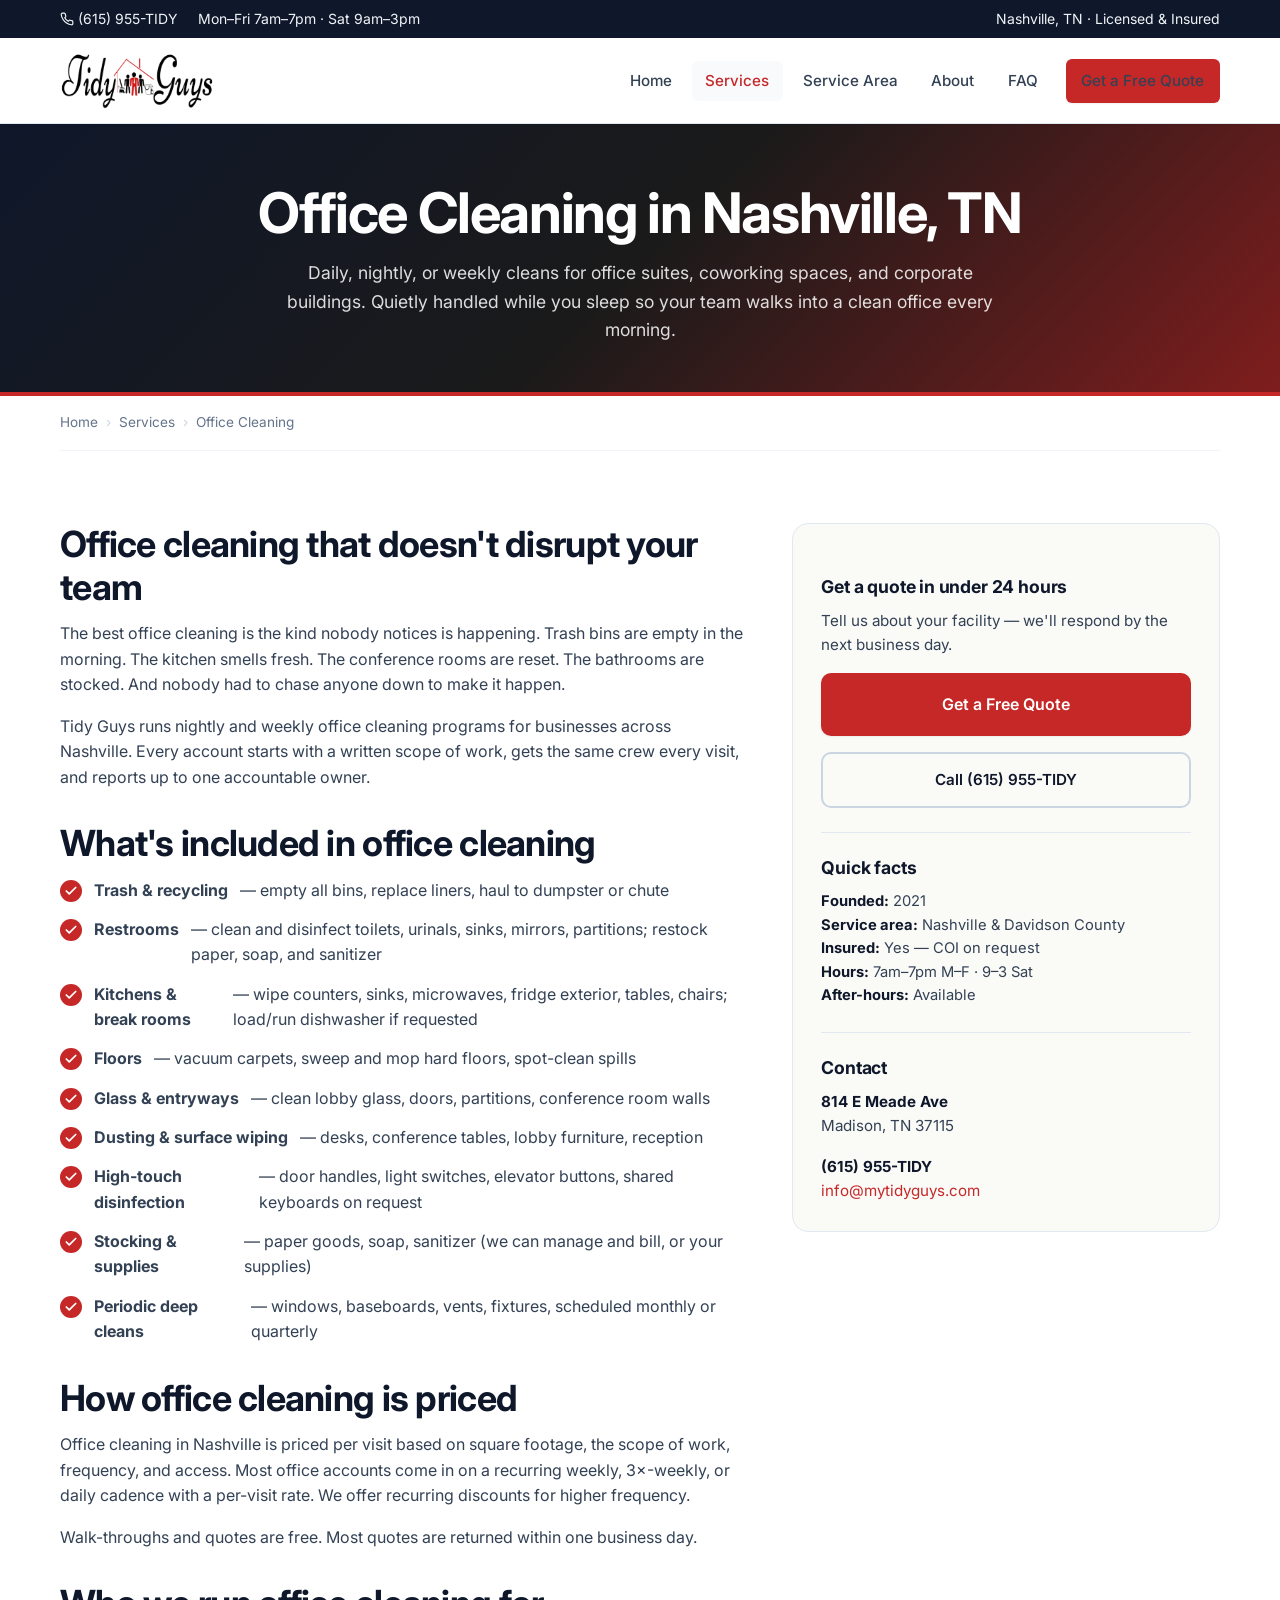
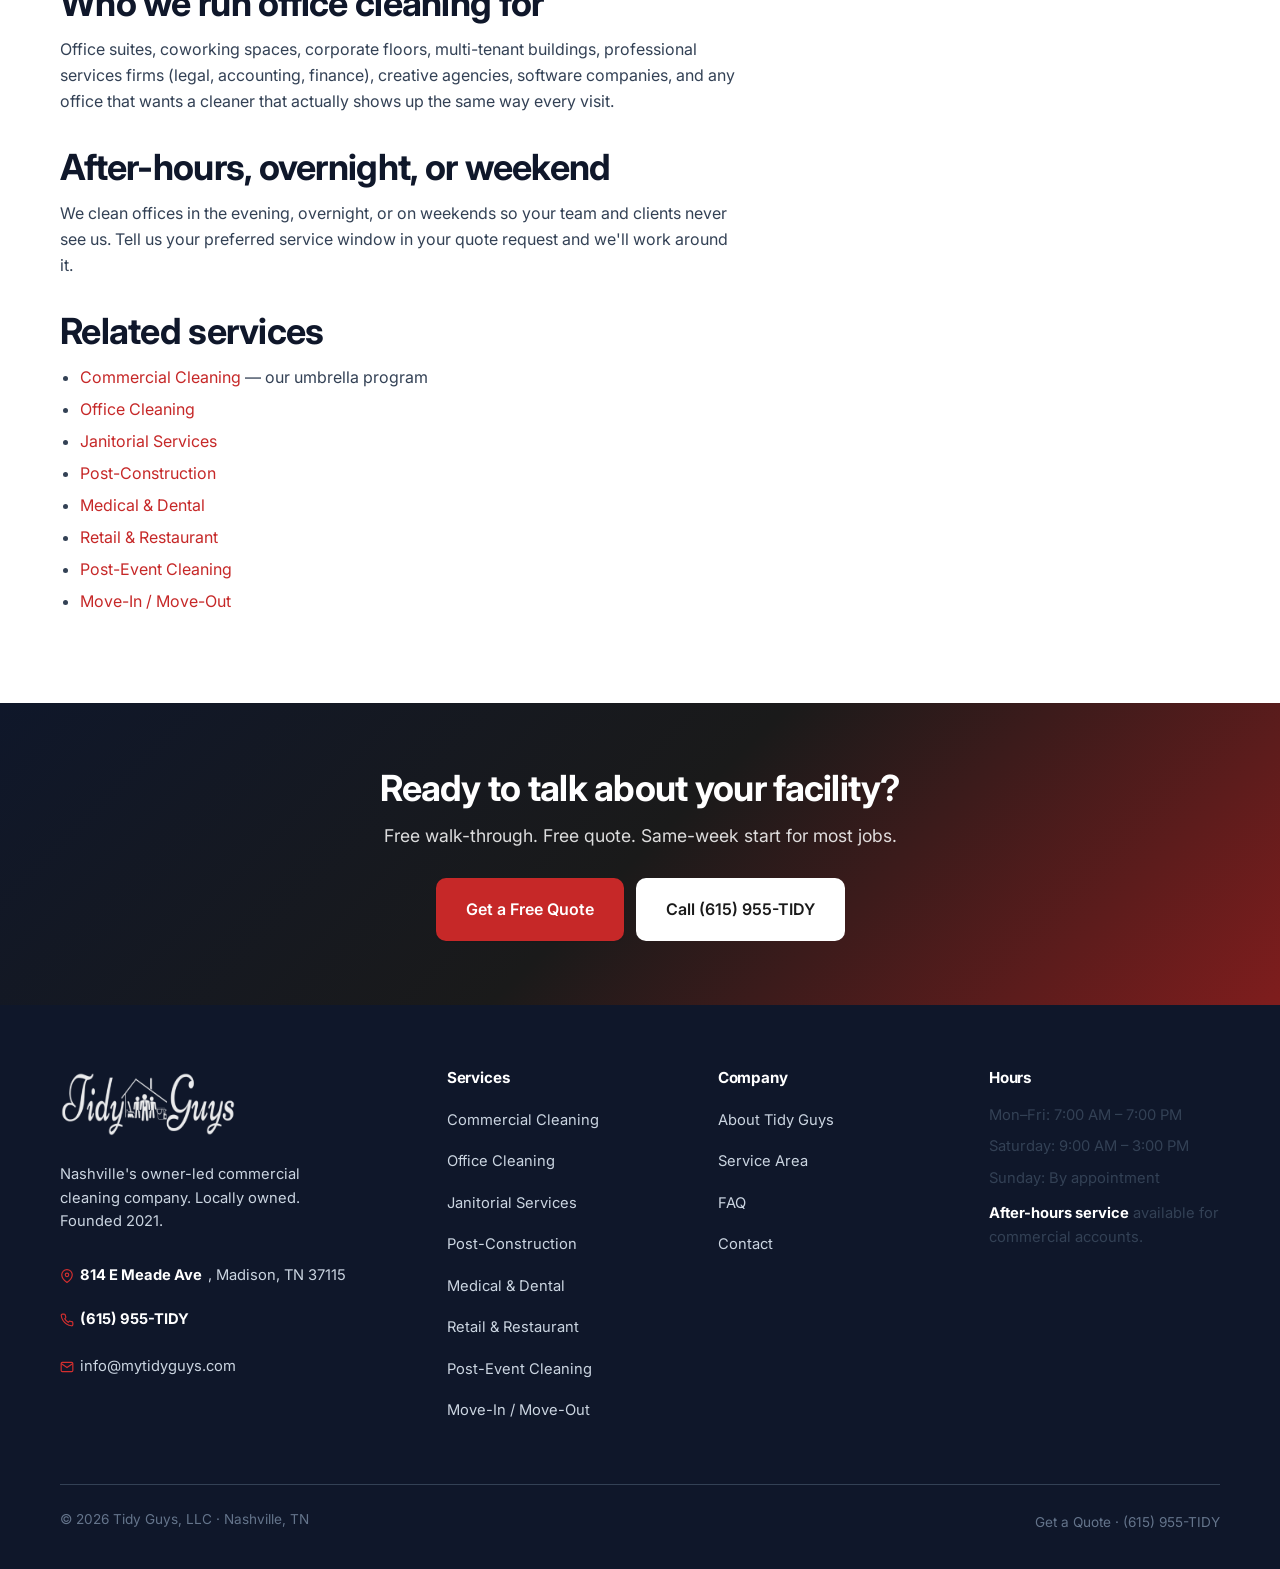
<file: services/office-cleaning.html>
<!DOCTYPE html>
<html lang="en">
<head>
<meta charset="UTF-8">
<!-- Google tag (gtag.js) -->
<script async src="https://www.googletagmanager.com/gtag/js?id=G-0H05C6T5EZ"></script>
<script>
  window.dataLayer = window.dataLayer || [];
  function gtag(){dataLayer.push(arguments);}
  gtag('js', new Date());
  gtag('config', 'G-0H05C6T5EZ');
</script>
<meta name="viewport" content="width=device-width, initial-scale=1.0">
<title>Office Cleaning Nashville TN | Tidy Guys</title>
<meta name="description" content="Tidy Guys handles office cleaning across Nashville — daily, nightly, and weekly cleans for office suites, coworking spaces, and corporate buildings. Call (615) 955-TIDY.">
<meta name="robots" content="index, follow">
<link rel="canonical" href="https://mytidyguys.com/services/office-cleaning.html">
<meta property="og:type" content="website">
<meta property="og:url" content="https://mytidyguys.com/services/office-cleaning.html">
<meta property="og:title" content="Office Cleaning Nashville TN | Tidy Guys">
<meta property="og:description" content="Daily and nightly office cleaning across Nashville. Same crew every visit.">
<link rel="preconnect" href="https://fonts.googleapis.com"><link rel="preconnect" href="https://fonts.gstatic.com" crossorigin>
<link href="https://fonts.googleapis.com/css2?family=Inter:wght@400;500;600;700;800&display=swap" rel="stylesheet">
<link rel="stylesheet" href="/css/styles.css">
<link rel="icon" type="image/svg+xml" href="data:image/svg+xml,%3Csvg xmlns='http://www.w3.org/2000/svg' viewBox='0 0 64 64'%3E%3Crect width='64' height='64' rx='14' fill='%23dc2626'/%3E%3Ctext x='50%25' y='50%25' text-anchor='middle' dominant-baseline='central' font-family='Arial,sans-serif' font-weight='800' font-size='34' fill='white'%3ET%3C/text%3E%3C/svg%3E">

<script type="application/ld+json">
{"@context":"https://schema.org","@type":"Service","serviceType":"Office Cleaning","name":"Office Cleaning in Nashville, TN","description":"Tidy Guys provides recurring office cleaning across Nashville: trash, restrooms, kitchens, glass, floors, and high-touch disinfection for office suites, coworking spaces, and corporate buildings.","provider":{"@type":"CleaningService","name":"Tidy Guys","telephone":"+1-615-955-8439","url":"https://mytidyguys.com/","address":{"@type":"PostalAddress","streetAddress":"814 E Meade Ave","addressLocality":"Madison","addressRegion":"TN","postalCode":"37115","addressCountry":"US"}},"areaServed":{"@type":"AdministrativeArea","name":"Davidson County, Tennessee"},"url":"https://mytidyguys.com/services/office-cleaning.html"}
</script>
<script type="application/ld+json">
{"@context":"https://schema.org","@type":"BreadcrumbList","itemListElement":[
{"@type":"ListItem","position":1,"name":"Home","item":"https://mytidyguys.com/"},
{"@type":"ListItem","position":2,"name":"Services","item":"https://mytidyguys.com/services.html"},
{"@type":"ListItem","position":3,"name":"Office Cleaning","item":"https://mytidyguys.com/services/office-cleaning.html"}]}
</script>
</head>
<body>

<div class="topbar"><div class="container"><div class="topbar-left"><a href="tel:+16159558439"><svg viewBox="0 0 24 24" fill="none" stroke="currentColor" stroke-width="2"><path d="M22 16.92v3a2 2 0 0 1-2.18 2 19.79 19.79 0 0 1-8.63-3.07 19.5 19.5 0 0 1-6-6 19.79 19.79 0 0 1-3.07-8.67A2 2 0 0 1 4.11 2h3a2 2 0 0 1 2 1.72 12.84 12.84 0 0 0 .7 2.81 2 2 0 0 1-.45 2.11L8.09 9.91a16 16 0 0 0 6 6l1.27-1.27a2 2 0 0 1 2.11-.45 12.84 12.84 0 0 0 2.81.7A2 2 0 0 1 22 16.92z"/></svg>(615) 955-TIDY</a><span class="hide-mobile">Mon–Fri 7am–7pm · Sat 9am–3pm</span></div><div class="topbar-right"><span>Nashville, TN · Licensed &amp; Insured</span></div></div></div>

<header class="header"><div class="container"><a href="/" class="logo" aria-label="Tidy Guys home"><img src="/logo.png" onerror="this.onerror=null;this.src='/logo.svg'" alt="Tidy Guys — Nashville Commercial Cleaning" class="logo-img"></a><button class="menu-toggle" aria-label="Toggle menu" onclick="document.querySelector('.nav').classList.toggle('is-open')"><svg viewBox="0 0 24 24" fill="none" stroke-width="2" stroke-linecap="round"><line x1="3" y1="6" x2="21" y2="6"/><line x1="3" y1="12" x2="21" y2="12"/><line x1="3" y1="18" x2="21" y2="18"/></svg></button><nav class="nav" aria-label="Primary"><a href="/">Home</a><a href="/services.html" class="active">Services</a><a href="/service-area.html">Service Area</a><a href="/about.html">About</a><a href="/faq.html">FAQ</a><a href="/contact.html" class="btn btn-primary">Get a Free Quote</a></nav></div></header>

<section class="page-header"><div class="container"><h1>Office Cleaning in Nashville, TN</h1><p>Daily, nightly, or weekly cleans for office suites, coworking spaces, and corporate buildings. Quietly handled while you sleep so your team walks into a clean office every morning.</p></div></section>

<div class="container"><nav class="breadcrumb"><a href="/">Home</a><span class="sep">›</span><a href="/services.html">Services</a><span class="sep">›</span>Office Cleaning</nav></div>

<section class="section">
  <div class="container">
    <div class="two-col">
      <article>
        <h2>Office cleaning that doesn't disrupt your team</h2>
        <p>The best office cleaning is the kind nobody notices is happening. Trash bins are empty in the morning. The kitchen smells fresh. The conference rooms are reset. The bathrooms are stocked. And nobody had to chase anyone down to make it happen.</p>
        <p>Tidy Guys runs nightly and weekly office cleaning programs for businesses across Nashville. Every account starts with a written scope of work, gets the same crew every visit, and reports up to one accountable owner.</p>

        <h2>What's included in office cleaning</h2>
        <ul class="feature-list">
          <li><strong>Trash &amp; recycling</strong> — empty all bins, replace liners, haul to dumpster or chute</li>
          <li><strong>Restrooms</strong> — clean and disinfect toilets, urinals, sinks, mirrors, partitions; restock paper, soap, and sanitizer</li>
          <li><strong>Kitchens &amp; break rooms</strong> — wipe counters, sinks, microwaves, fridge exterior, tables, chairs; load/run dishwasher if requested</li>
          <li><strong>Floors</strong> — vacuum carpets, sweep and mop hard floors, spot-clean spills</li>
          <li><strong>Glass &amp; entryways</strong> — clean lobby glass, doors, partitions, conference room walls</li>
          <li><strong>Dusting &amp; surface wiping</strong> — desks, conference tables, lobby furniture, reception</li>
          <li><strong>High-touch disinfection</strong> — door handles, light switches, elevator buttons, shared keyboards on request</li>
          <li><strong>Stocking &amp; supplies</strong> — paper goods, soap, sanitizer (we can manage and bill, or your supplies)</li>
          <li><strong>Periodic deep cleans</strong> — windows, baseboards, vents, fixtures, scheduled monthly or quarterly</li>
        </ul>

        <h2>How office cleaning is priced</h2>
        <p>Office cleaning in Nashville is priced per visit based on square footage, the scope of work, frequency, and access. Most office accounts come in on a recurring weekly, 3×-weekly, or daily cadence with a per-visit rate. We offer recurring discounts for higher frequency.</p>
        <p>Walk-throughs and quotes are free. Most quotes are returned within one business day.</p>

        <h2>Who we run office cleaning for</h2>
        <p>Office suites, coworking spaces, corporate floors, multi-tenant buildings, professional services firms (legal, accounting, finance), creative agencies, software companies, and any office that wants a cleaner that actually shows up the same way every visit.</p>

        <h2>After-hours, overnight, or weekend</h2>
        <p>We clean offices in the evening, overnight, or on weekends so your team and clients never see us. Tell us your preferred service window in your quote request and we'll work around it.</p>

        <h2>Related services</h2>
        <ul>
          <li><a href="/services/commercial-cleaning.html">Commercial Cleaning</a> — our umbrella program</li>
          <li><a href="/services/office-cleaning.html">Office Cleaning</a></li>
          <li><a href="/services/janitorial-services.html">Janitorial Services</a></li>
          <li><a href="/services/post-construction-cleaning.html">Post-Construction</a></li>
          <li><a href="/services/medical-cleaning.html">Medical &amp; Dental</a></li>
          <li><a href="/services/retail-restaurant-cleaning.html">Retail &amp; Restaurant</a></li>
          <li><a href="/services/post-event-cleaning.html">Post-Event Cleaning</a></li>
          <li><a href="/services/move-in-out-cleaning.html">Move-In / Move-Out</a></li>
        </ul>
      </article>
      <aside class="sidebar">
        <h3>Get a quote in under 24 hours</h3>
        <p style="font-size:0.95rem;">Tell us about your facility — we'll respond by the next business day.</p>
        <a href="/contact.html" class="btn btn-primary btn-block btn-lg">Get a Free Quote</a>
        <a href="tel:+16159558439" class="btn btn-ghost btn-block mt-2">Call (615) 955-TIDY</a>
        <hr style="border:none;border-top:1px solid var(--slate-200);margin:1.5rem 0;">
        <h3>Quick facts</h3>
        <div class="nap" style="font-size:0.92rem;">
          <p><strong>Founded:</strong> 2021<br><strong>Service area:</strong> Nashville &amp; Davidson County<br><strong>Insured:</strong> Yes — COI on request<br><strong>Hours:</strong> 7am–7pm M–F · 9–3 Sat<br><strong>After-hours:</strong> Available</p>
        </div>
        <hr style="border:none;border-top:1px solid var(--slate-200);margin:1.5rem 0;">
        <h3>Contact</h3>
        <div class="nap" style="font-size:0.95rem;">
          <p><strong>814 E Meade Ave</strong><br>Madison, TN 37115</p>
          <p><a href="tel:+16159558439"><strong>(615) 955-TIDY</strong></a><br><a href="mailto:info@mytidyguys.com">info@mytidyguys.com</a></p>
        </div>
      </aside>
    </div>
  </div>
</section>

<section class="cta-band"><div class="container container-narrow"><h2>Ready to talk about your facility?</h2><p>Free walk-through. Free quote. Same-week start for most jobs.</p><div class="btn-row"><a href="/contact.html" class="btn btn-accent btn-lg">Get a Free Quote</a><a href="tel:+16159558439" class="btn btn-white btn-lg">Call (615) 955-TIDY</a></div></div></section>

<footer class="footer"><div class="container"><div class="footer-grid"><div><a href="/" class="logo" aria-label="Tidy Guys home"><img src="/logo.png" onerror="this.onerror=null;this.src='/logo.svg'" alt="Tidy Guys — Nashville Commercial Cleaning" class="logo-img"></a><p class="footer-tagline">Nashville's owner-led commercial cleaning company. Locally owned. Founded 2021.</p><div class="nap-block"><div><svg viewBox="0 0 24 24" fill="none" stroke-width="2"><path d="M21 10c0 7-9 13-9 13s-9-6-9-13a9 9 0 0 1 18 0z"/><circle cx="12" cy="10" r="3"/></svg><strong>814 E Meade Ave</strong>, Madison, TN 37115</div><div><svg viewBox="0 0 24 24" fill="none" stroke-width="2"><path d="M22 16.92v3a2 2 0 0 1-2.18 2 19.79 19.79 0 0 1-8.63-3.07 19.5 19.5 0 0 1-6-6 19.79 19.79 0 0 1-3.07-8.67A2 2 0 0 1 4.11 2h3a2 2 0 0 1 2 1.72 12.84 12.84 0 0 0 .7 2.81 2 2 0 0 1-.45 2.11L8.09 9.91a16 16 0 0 0 6 6l1.27-1.27a2 2 0 0 1 2.11-.45 12.84 12.84 0 0 0 2.81.7A2 2 0 0 1 22 16.92z"/></svg><a href="tel:+16159558439"><strong>(615) 955-TIDY</strong></a></div><div><a href="mailto:info@mytidyguys.com" class="nap-link"><svg viewBox="0 0 24 24" fill="none" stroke-width="2"><path d="M4 4h16c1.1 0 2 .9 2 2v12c0 1.1-.9 2-2 2H4c-1.1 0-2-.9-2-2V6c0-1.1.9-2 2-2z"/><polyline points="22,6 12,13 2,6"/></svg>info@mytidyguys.com</a></div></div></div><div><h4>Services</h4><ul><li><a href="/services/commercial-cleaning.html">Commercial Cleaning</a></li><li><a href="/services/office-cleaning.html">Office Cleaning</a></li><li><a href="/services/janitorial-services.html">Janitorial Services</a></li><li><a href="/services/post-construction-cleaning.html">Post-Construction</a></li><li><a href="/services/medical-cleaning.html">Medical &amp; Dental</a></li><li><a href="/services/retail-restaurant-cleaning.html">Retail &amp; Restaurant</a></li><li><a href="/services/post-event-cleaning.html">Post-Event Cleaning</a></li><li><a href="/services/move-in-out-cleaning.html">Move-In / Move-Out</a></li></ul></div><div><h4>Company</h4><ul><li><a href="/about.html">About Tidy Guys</a></li><li><a href="/service-area.html">Service Area</a></li><li><a href="/faq.html">FAQ</a></li><li><a href="/contact.html">Contact</a></li></ul></div><div><h4>Hours</h4><ul><li>Mon–Fri: 7:00 AM – 7:00 PM</li><li>Saturday: 9:00 AM – 3:00 PM</li><li>Sunday: By appointment</li><li style="margin-top:0.75rem;"><strong style="color:white;">After-hours service</strong> available for commercial accounts.</li></ul></div></div><div class="footer-bottom"><div>&copy; <span id="yr"></span> Tidy Guys, LLC &middot; Nashville, TN</div><div><a href="/contact.html">Get a Quote</a> &middot; <a href="tel:+16159558439">(615) 955-TIDY</a></div></div></div></footer>
<script src="/js/main.js"></script>
</body>
</html>
</file>
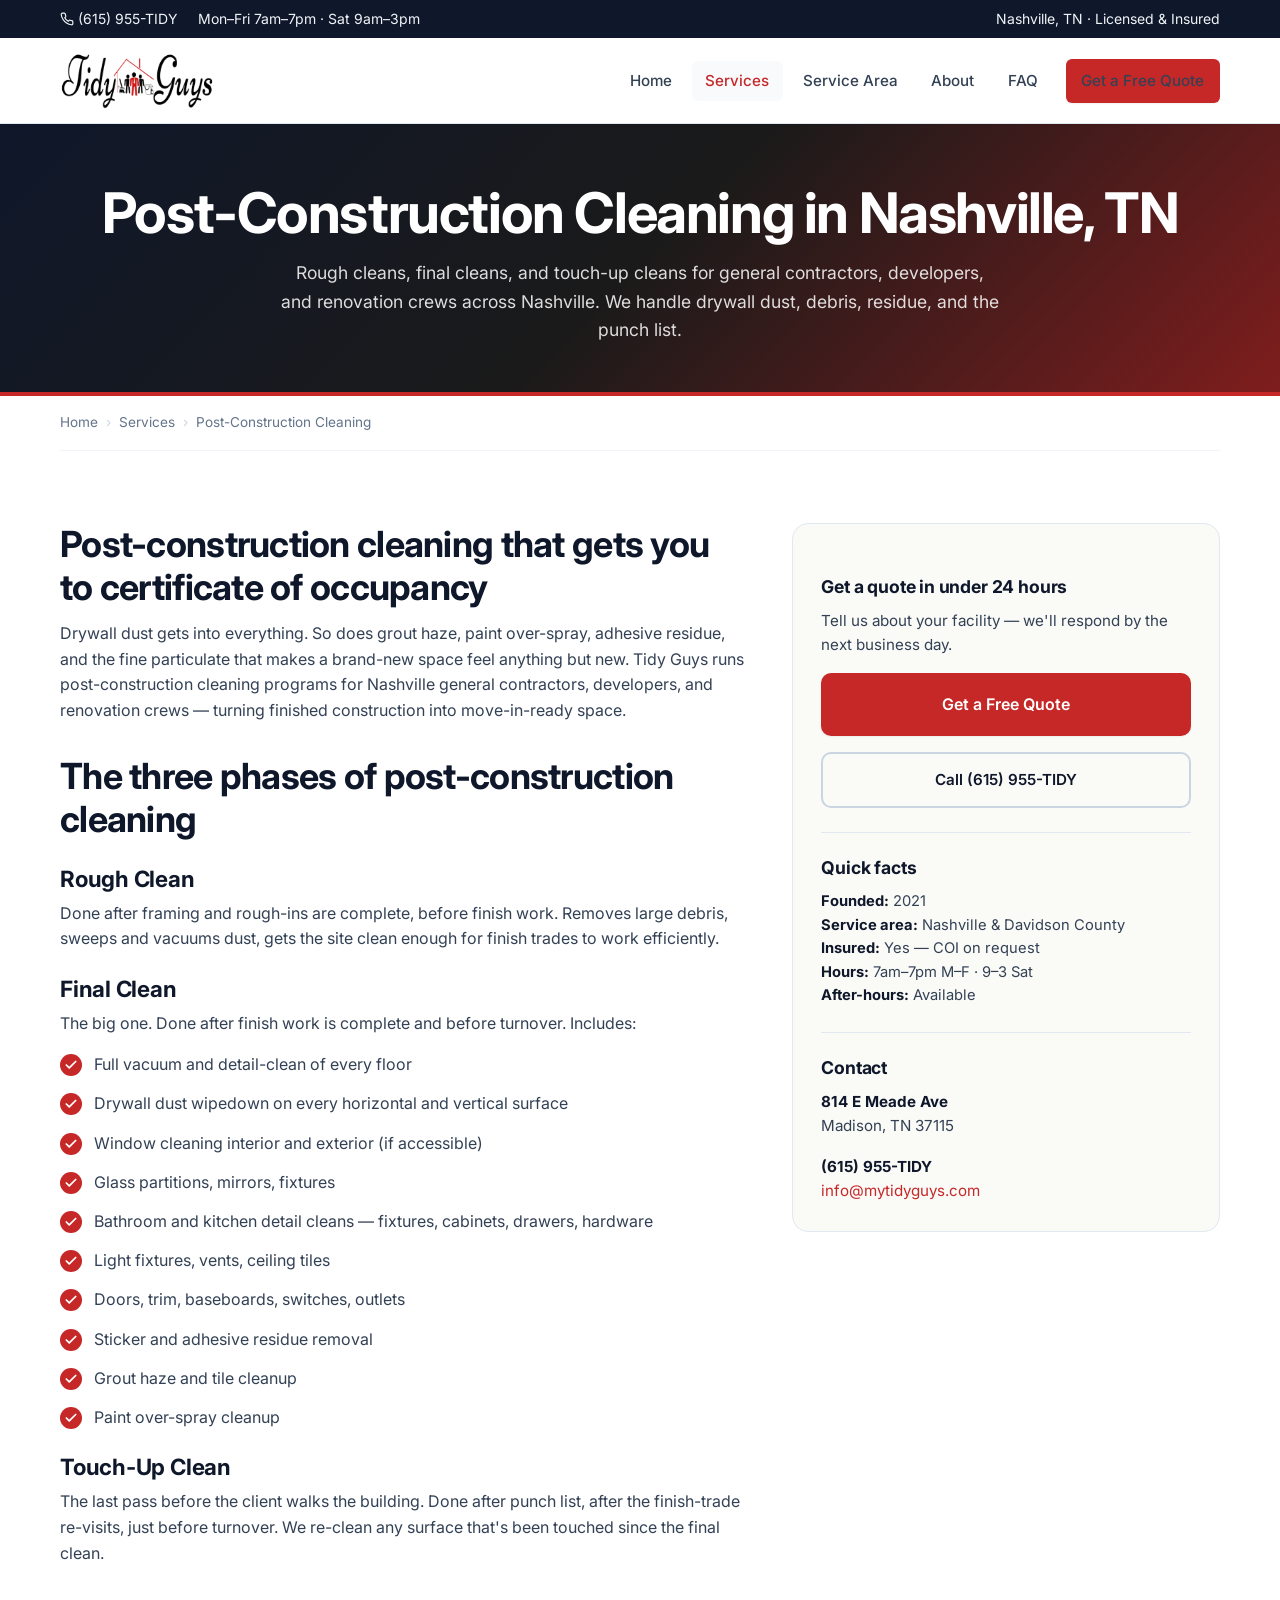
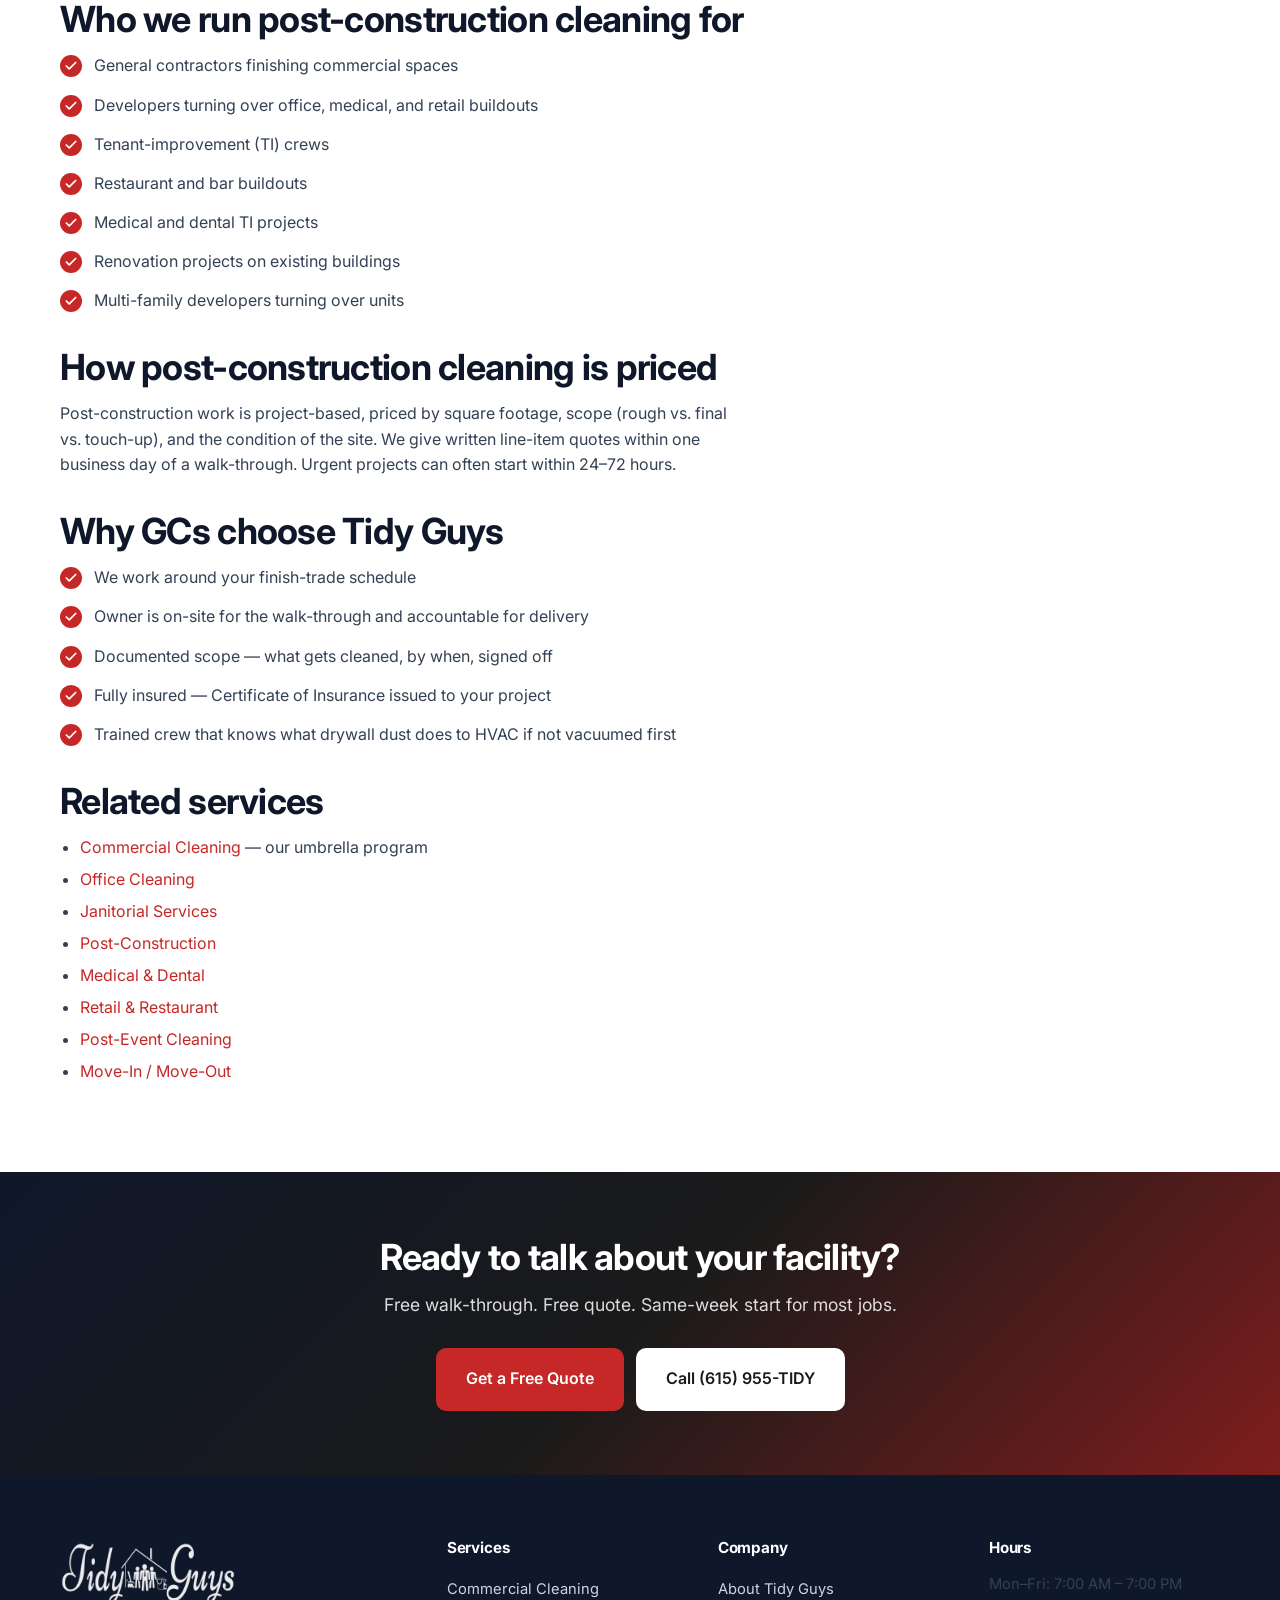
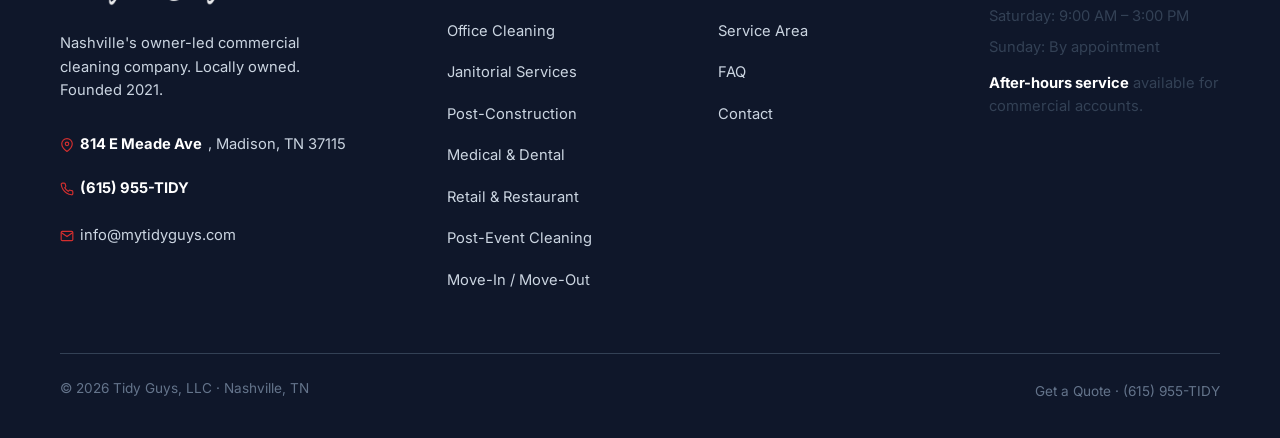
<file: services/post-construction-cleaning.html>
<!DOCTYPE html>
<html lang="en">
<head>
<meta charset="UTF-8">
<!-- Google tag (gtag.js) -->
<script async src="https://www.googletagmanager.com/gtag/js?id=G-0H05C6T5EZ"></script>
<script>
  window.dataLayer = window.dataLayer || [];
  function gtag(){dataLayer.push(arguments);}
  gtag('js', new Date());
  gtag('config', 'G-0H05C6T5EZ');
</script>
<meta name="viewport" content="width=device-width, initial-scale=1.0">
<title>Post-Construction Cleaning Nashville TN | Tidy Guys</title>
<meta name="description" content="Post-construction cleaning across Nashville — rough cleans, final cleans, and touch-up cleans for general contractors and developers. Drywall dust, debris, and punch list. Call (615) 955-TIDY.">
<meta name="robots" content="index, follow">
<link rel="canonical" href="https://mytidyguys.com/services/post-construction-cleaning.html">
<meta property="og:type" content="website">
<meta property="og:url" content="https://mytidyguys.com/services/post-construction-cleaning.html">
<meta property="og:title" content="Post-Construction Cleaning Nashville TN | Tidy Guys">
<meta property="og:description" content="Rough, final, and touch-up post-construction cleans for Nashville GCs and developers.">
<link rel="preconnect" href="https://fonts.googleapis.com"><link rel="preconnect" href="https://fonts.gstatic.com" crossorigin>
<link href="https://fonts.googleapis.com/css2?family=Inter:wght@400;500;600;700;800&display=swap" rel="stylesheet">
<link rel="stylesheet" href="/css/styles.css">
<link rel="icon" type="image/svg+xml" href="data:image/svg+xml,%3Csvg xmlns='http://www.w3.org/2000/svg' viewBox='0 0 64 64'%3E%3Crect width='64' height='64' rx='14' fill='%23dc2626'/%3E%3Ctext x='50%25' y='50%25' text-anchor='middle' dominant-baseline='central' font-family='Arial,sans-serif' font-weight='800' font-size='34' fill='white'%3ET%3C/text%3E%3C/svg%3E">

<script type="application/ld+json">
{"@context":"https://schema.org","@type":"Service","serviceType":"Post-Construction Cleaning","name":"Post-Construction Cleaning in Nashville, TN","description":"Tidy Guys provides post-construction cleaning across Nashville for general contractors, developers, and renovation projects. Rough, final, and touch-up cleans handle dust, debris, residue, and the punch list to make buildings move-in ready.","provider":{"@type":"CleaningService","name":"Tidy Guys","telephone":"+1-615-955-8439","url":"https://mytidyguys.com/","address":{"@type":"PostalAddress","streetAddress":"814 E Meade Ave","addressLocality":"Madison","addressRegion":"TN","postalCode":"37115","addressCountry":"US"}},"areaServed":{"@type":"AdministrativeArea","name":"Davidson County, Tennessee"},"url":"https://mytidyguys.com/services/post-construction-cleaning.html"}
</script>
<script type="application/ld+json">
{"@context":"https://schema.org","@type":"BreadcrumbList","itemListElement":[
{"@type":"ListItem","position":1,"name":"Home","item":"https://mytidyguys.com/"},
{"@type":"ListItem","position":2,"name":"Services","item":"https://mytidyguys.com/services.html"},
{"@type":"ListItem","position":3,"name":"Post-Construction Cleaning","item":"https://mytidyguys.com/services/post-construction-cleaning.html"}]}
</script>
</head>
<body>

<div class="topbar"><div class="container"><div class="topbar-left"><a href="tel:+16159558439"><svg viewBox="0 0 24 24" fill="none" stroke="currentColor" stroke-width="2"><path d="M22 16.92v3a2 2 0 0 1-2.18 2 19.79 19.79 0 0 1-8.63-3.07 19.5 19.5 0 0 1-6-6 19.79 19.79 0 0 1-3.07-8.67A2 2 0 0 1 4.11 2h3a2 2 0 0 1 2 1.72 12.84 12.84 0 0 0 .7 2.81 2 2 0 0 1-.45 2.11L8.09 9.91a16 16 0 0 0 6 6l1.27-1.27a2 2 0 0 1 2.11-.45 12.84 12.84 0 0 0 2.81.7A2 2 0 0 1 22 16.92z"/></svg>(615) 955-TIDY</a><span class="hide-mobile">Mon–Fri 7am–7pm · Sat 9am–3pm</span></div><div class="topbar-right"><span>Nashville, TN · Licensed &amp; Insured</span></div></div></div>

<header class="header"><div class="container"><a href="/" class="logo" aria-label="Tidy Guys home"><img src="/logo.png" onerror="this.onerror=null;this.src='/logo.svg'" alt="Tidy Guys — Nashville Commercial Cleaning" class="logo-img"></a><button class="menu-toggle" aria-label="Toggle menu" onclick="document.querySelector('.nav').classList.toggle('is-open')"><svg viewBox="0 0 24 24" fill="none" stroke-width="2" stroke-linecap="round"><line x1="3" y1="6" x2="21" y2="6"/><line x1="3" y1="12" x2="21" y2="12"/><line x1="3" y1="18" x2="21" y2="18"/></svg></button><nav class="nav" aria-label="Primary"><a href="/">Home</a><a href="/services.html" class="active">Services</a><a href="/service-area.html">Service Area</a><a href="/about.html">About</a><a href="/faq.html">FAQ</a><a href="/contact.html" class="btn btn-primary">Get a Free Quote</a></nav></div></header>

<section class="page-header"><div class="container"><h1>Post-Construction Cleaning in Nashville, TN</h1><p>Rough cleans, final cleans, and touch-up cleans for general contractors, developers, and renovation crews across Nashville. We handle drywall dust, debris, residue, and the punch list.</p></div></section>

<div class="container"><nav class="breadcrumb"><a href="/">Home</a><span class="sep">›</span><a href="/services.html">Services</a><span class="sep">›</span>Post-Construction Cleaning</nav></div>

<section class="section">
  <div class="container">
    <div class="two-col">
      <article>
        <h2>Post-construction cleaning that gets you to certificate of occupancy</h2>
        <p>Drywall dust gets into everything. So does grout haze, paint over-spray, adhesive residue, and the fine particulate that makes a brand-new space feel anything but new. Tidy Guys runs post-construction cleaning programs for Nashville general contractors, developers, and renovation crews — turning finished construction into move-in-ready space.</p>

        <h2>The three phases of post-construction cleaning</h2>
        <h3>Rough Clean</h3>
        <p>Done after framing and rough-ins are complete, before finish work. Removes large debris, sweeps and vacuums dust, gets the site clean enough for finish trades to work efficiently.</p>
        <h3>Final Clean</h3>
        <p>The big one. Done after finish work is complete and before turnover. Includes:</p>
        <ul class="feature-list">
          <li>Full vacuum and detail-clean of every floor</li>
          <li>Drywall dust wipedown on every horizontal and vertical surface</li>
          <li>Window cleaning interior and exterior (if accessible)</li>
          <li>Glass partitions, mirrors, fixtures</li>
          <li>Bathroom and kitchen detail cleans — fixtures, cabinets, drawers, hardware</li>
          <li>Light fixtures, vents, ceiling tiles</li>
          <li>Doors, trim, baseboards, switches, outlets</li>
          <li>Sticker and adhesive residue removal</li>
          <li>Grout haze and tile cleanup</li>
          <li>Paint over-spray cleanup</li>
        </ul>
        <h3>Touch-Up Clean</h3>
        <p>The last pass before the client walks the building. Done after punch list, after the finish-trade re-visits, just before turnover. We re-clean any surface that's been touched since the final clean.</p>

        <h2>Who we run post-construction cleaning for</h2>
        <ul class="feature-list">
          <li>General contractors finishing commercial spaces</li>
          <li>Developers turning over office, medical, and retail buildouts</li>
          <li>Tenant-improvement (TI) crews</li>
          <li>Restaurant and bar buildouts</li>
          <li>Medical and dental TI projects</li>
          <li>Renovation projects on existing buildings</li>
          <li>Multi-family developers turning over units</li>
        </ul>

        <h2>How post-construction cleaning is priced</h2>
        <p>Post-construction work is project-based, priced by square footage, scope (rough vs. final vs. touch-up), and the condition of the site. We give written line-item quotes within one business day of a walk-through. Urgent projects can often start within 24–72 hours.</p>

        <h2>Why GCs choose Tidy Guys</h2>
        <ul class="feature-list">
          <li>We work around your finish-trade schedule</li>
          <li>Owner is on-site for the walk-through and accountable for delivery</li>
          <li>Documented scope — what gets cleaned, by when, signed off</li>
          <li>Fully insured — Certificate of Insurance issued to your project</li>
          <li>Trained crew that knows what drywall dust does to HVAC if not vacuumed first</li>
        </ul>

        <h2>Related services</h2>
        <ul>
          <li><a href="/services/commercial-cleaning.html">Commercial Cleaning</a> — our umbrella program</li>
          <li><a href="/services/office-cleaning.html">Office Cleaning</a></li>
          <li><a href="/services/janitorial-services.html">Janitorial Services</a></li>
          <li><a href="/services/post-construction-cleaning.html">Post-Construction</a></li>
          <li><a href="/services/medical-cleaning.html">Medical &amp; Dental</a></li>
          <li><a href="/services/retail-restaurant-cleaning.html">Retail &amp; Restaurant</a></li>
          <li><a href="/services/post-event-cleaning.html">Post-Event Cleaning</a></li>
          <li><a href="/services/move-in-out-cleaning.html">Move-In / Move-Out</a></li>
        </ul>
      </article>
      <aside class="sidebar">
        <h3>Get a quote in under 24 hours</h3>
        <p style="font-size:0.95rem;">Tell us about your facility — we'll respond by the next business day.</p>
        <a href="/contact.html" class="btn btn-primary btn-block btn-lg">Get a Free Quote</a>
        <a href="tel:+16159558439" class="btn btn-ghost btn-block mt-2">Call (615) 955-TIDY</a>
        <hr style="border:none;border-top:1px solid var(--slate-200);margin:1.5rem 0;">
        <h3>Quick facts</h3>
        <div class="nap" style="font-size:0.92rem;">
          <p><strong>Founded:</strong> 2021<br><strong>Service area:</strong> Nashville &amp; Davidson County<br><strong>Insured:</strong> Yes — COI on request<br><strong>Hours:</strong> 7am–7pm M–F · 9–3 Sat<br><strong>After-hours:</strong> Available</p>
        </div>
        <hr style="border:none;border-top:1px solid var(--slate-200);margin:1.5rem 0;">
        <h3>Contact</h3>
        <div class="nap" style="font-size:0.95rem;">
          <p><strong>814 E Meade Ave</strong><br>Madison, TN 37115</p>
          <p><a href="tel:+16159558439"><strong>(615) 955-TIDY</strong></a><br><a href="mailto:info@mytidyguys.com">info@mytidyguys.com</a></p>
        </div>
      </aside>
    </div>
  </div>
</section>

<section class="cta-band"><div class="container container-narrow"><h2>Ready to talk about your facility?</h2><p>Free walk-through. Free quote. Same-week start for most jobs.</p><div class="btn-row"><a href="/contact.html" class="btn btn-accent btn-lg">Get a Free Quote</a><a href="tel:+16159558439" class="btn btn-white btn-lg">Call (615) 955-TIDY</a></div></div></section>

<footer class="footer"><div class="container"><div class="footer-grid"><div><a href="/" class="logo" aria-label="Tidy Guys home"><img src="/logo.png" onerror="this.onerror=null;this.src='/logo.svg'" alt="Tidy Guys — Nashville Commercial Cleaning" class="logo-img"></a><p class="footer-tagline">Nashville's owner-led commercial cleaning company. Locally owned. Founded 2021.</p><div class="nap-block"><div><svg viewBox="0 0 24 24" fill="none" stroke-width="2"><path d="M21 10c0 7-9 13-9 13s-9-6-9-13a9 9 0 0 1 18 0z"/><circle cx="12" cy="10" r="3"/></svg><strong>814 E Meade Ave</strong>, Madison, TN 37115</div><div><svg viewBox="0 0 24 24" fill="none" stroke-width="2"><path d="M22 16.92v3a2 2 0 0 1-2.18 2 19.79 19.79 0 0 1-8.63-3.07 19.5 19.5 0 0 1-6-6 19.79 19.79 0 0 1-3.07-8.67A2 2 0 0 1 4.11 2h3a2 2 0 0 1 2 1.72 12.84 12.84 0 0 0 .7 2.81 2 2 0 0 1-.45 2.11L8.09 9.91a16 16 0 0 0 6 6l1.27-1.27a2 2 0 0 1 2.11-.45 12.84 12.84 0 0 0 2.81.7A2 2 0 0 1 22 16.92z"/></svg><a href="tel:+16159558439"><strong>(615) 955-TIDY</strong></a></div><div><a href="mailto:info@mytidyguys.com" class="nap-link"><svg viewBox="0 0 24 24" fill="none" stroke-width="2"><path d="M4 4h16c1.1 0 2 .9 2 2v12c0 1.1-.9 2-2 2H4c-1.1 0-2-.9-2-2V6c0-1.1.9-2 2-2z"/><polyline points="22,6 12,13 2,6"/></svg>info@mytidyguys.com</a></div></div></div><div><h4>Services</h4><ul><li><a href="/services/commercial-cleaning.html">Commercial Cleaning</a></li><li><a href="/services/office-cleaning.html">Office Cleaning</a></li><li><a href="/services/janitorial-services.html">Janitorial Services</a></li><li><a href="/services/post-construction-cleaning.html">Post-Construction</a></li><li><a href="/services/medical-cleaning.html">Medical &amp; Dental</a></li><li><a href="/services/retail-restaurant-cleaning.html">Retail &amp; Restaurant</a></li><li><a href="/services/post-event-cleaning.html">Post-Event Cleaning</a></li><li><a href="/services/move-in-out-cleaning.html">Move-In / Move-Out</a></li></ul></div><div><h4>Company</h4><ul><li><a href="/about.html">About Tidy Guys</a></li><li><a href="/service-area.html">Service Area</a></li><li><a href="/faq.html">FAQ</a></li><li><a href="/contact.html">Contact</a></li></ul></div><div><h4>Hours</h4><ul><li>Mon–Fri: 7:00 AM – 7:00 PM</li><li>Saturday: 9:00 AM – 3:00 PM</li><li>Sunday: By appointment</li><li style="margin-top:0.75rem;"><strong style="color:white;">After-hours service</strong> available for commercial accounts.</li></ul></div></div><div class="footer-bottom"><div>&copy; <span id="yr"></span> Tidy Guys, LLC &middot; Nashville, TN</div><div><a href="/contact.html">Get a Quote</a> &middot; <a href="tel:+16159558439">(615) 955-TIDY</a></div></div></div></footer>
<script src="/js/main.js"></script>
</body>
</html>
</file>
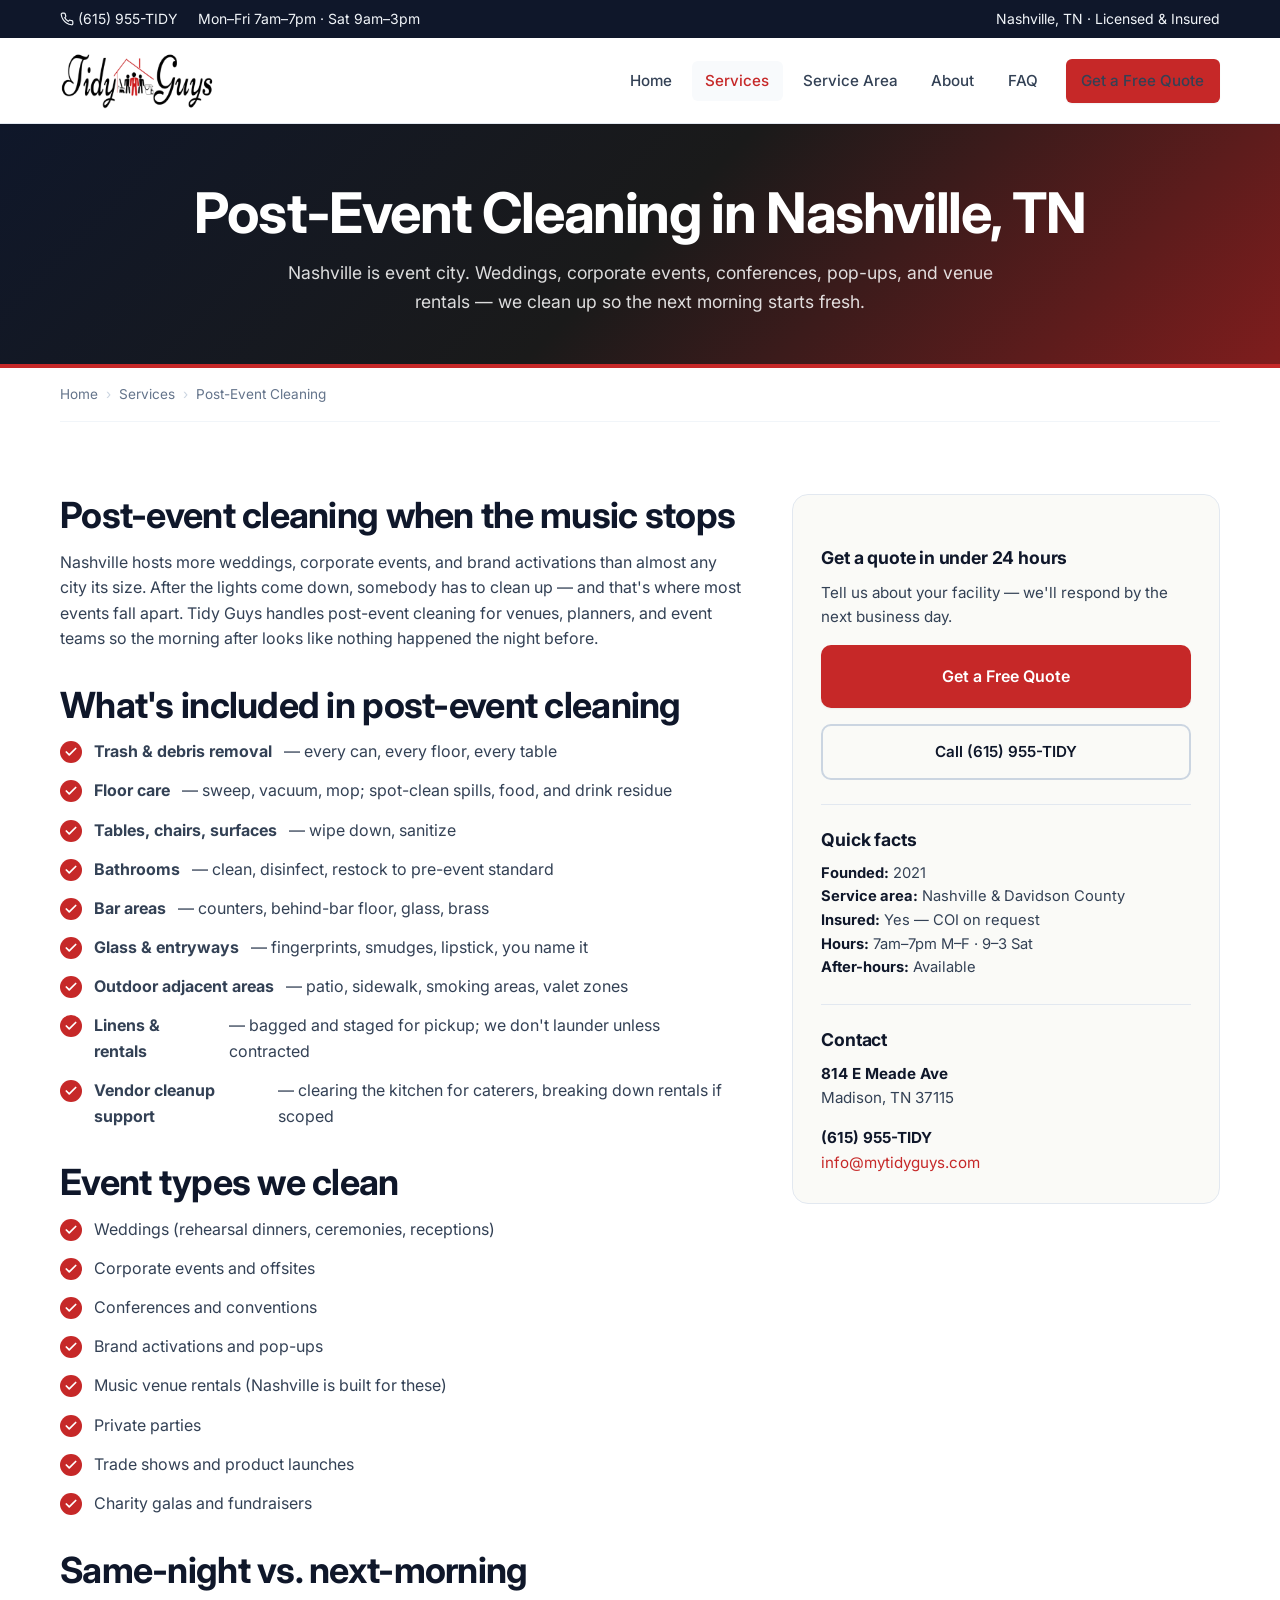
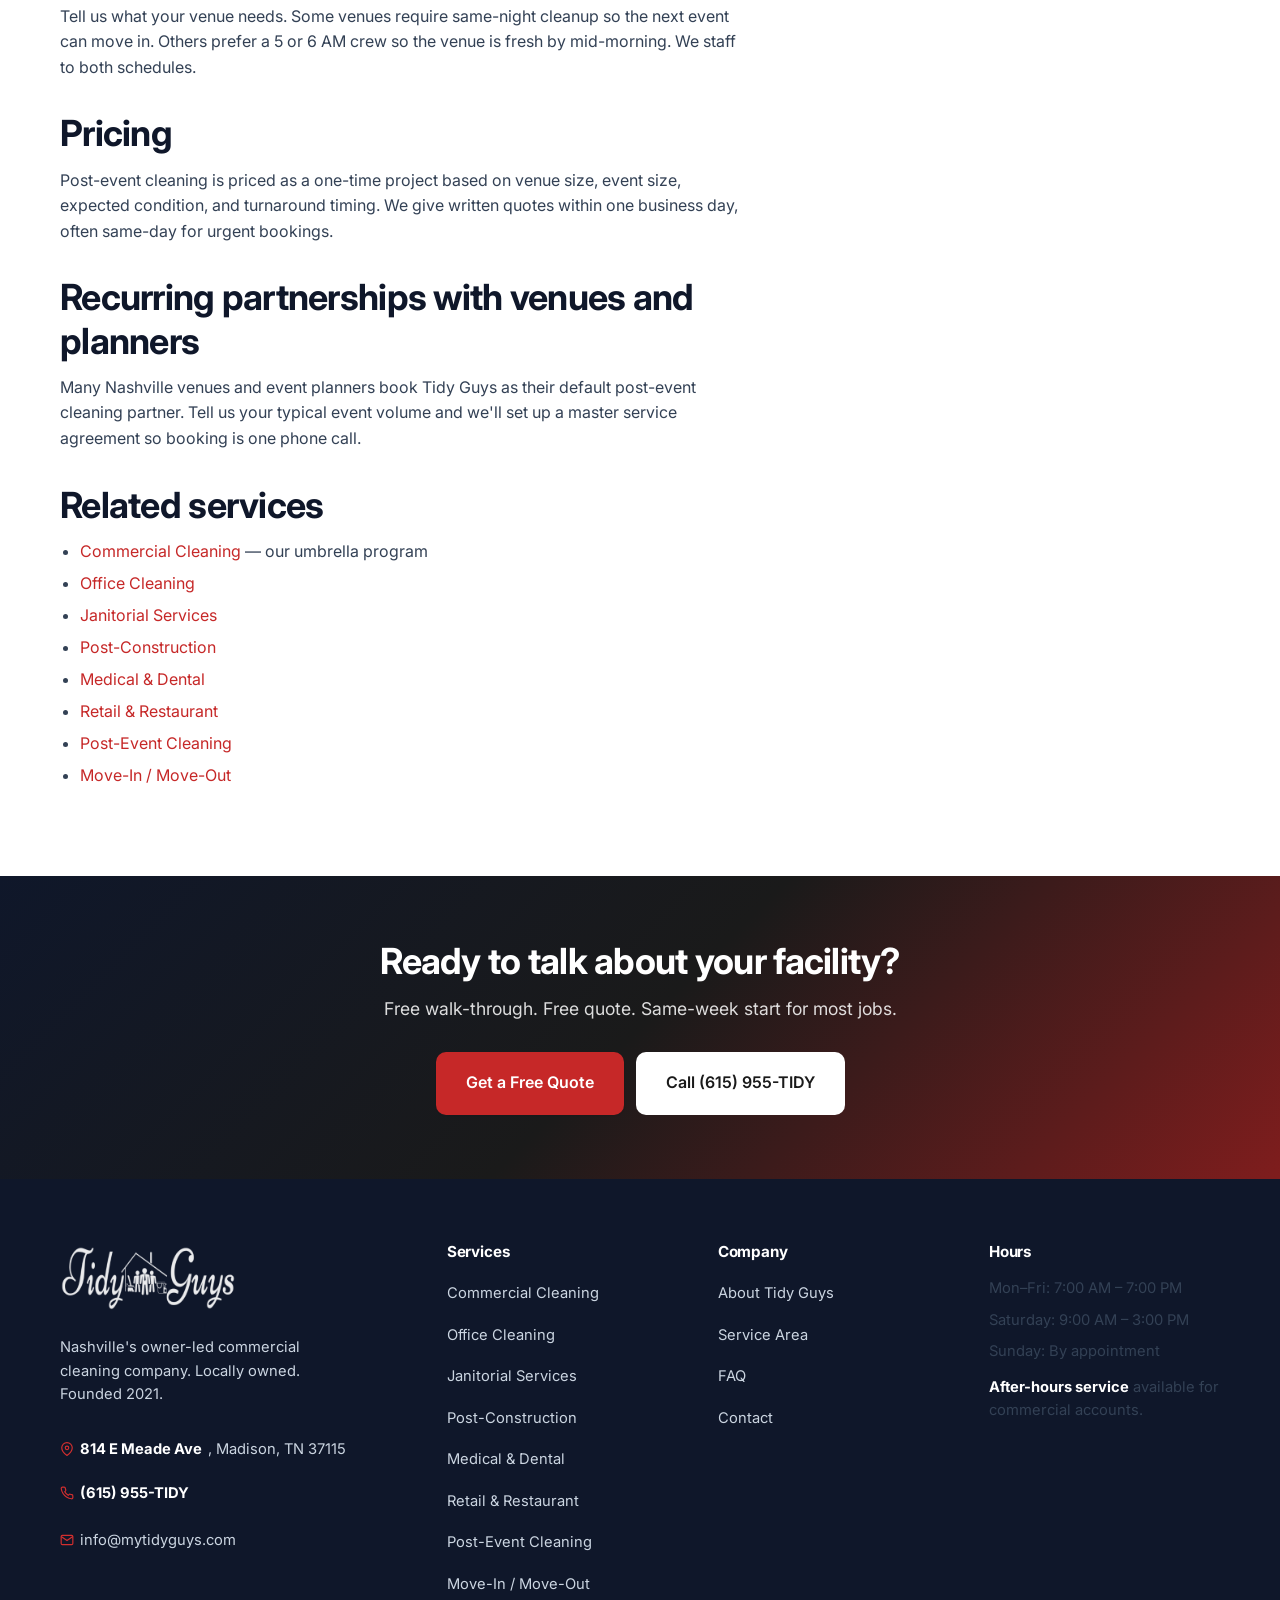
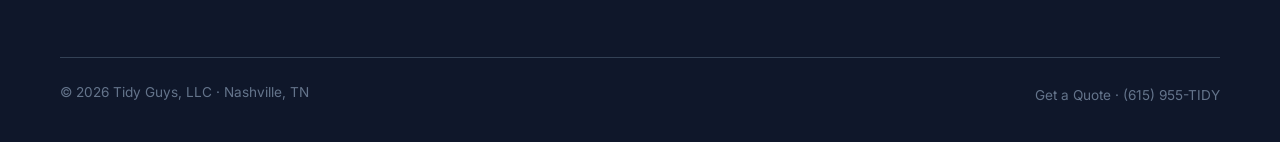
<file: services/post-event-cleaning.html>
<!DOCTYPE html>
<html lang="en">
<head>
<meta charset="UTF-8">
<!-- Google tag (gtag.js) -->
<script async src="https://www.googletagmanager.com/gtag/js?id=G-0H05C6T5EZ"></script>
<script>
  window.dataLayer = window.dataLayer || [];
  function gtag(){dataLayer.push(arguments);}
  gtag('js', new Date());
  gtag('config', 'G-0H05C6T5EZ');
</script>
<meta name="viewport" content="width=device-width, initial-scale=1.0">
<title>Post-Event Cleaning Nashville TN | Tidy Guys</title>
<meta name="description" content="Post-event cleaning across Nashville — weddings, corporate events, conferences, pop-ups, venue rentals. Same-night or next-morning turnaround. Call (615) 955-TIDY.">
<meta name="robots" content="index, follow">
<link rel="canonical" href="https://mytidyguys.com/services/post-event-cleaning.html">
<meta property="og:type" content="website">
<meta property="og:url" content="https://mytidyguys.com/services/post-event-cleaning.html">
<meta property="og:title" content="Post-Event Cleaning Nashville TN | Tidy Guys">
<meta property="og:description" content="Same-night and next-morning post-event cleaning across Nashville.">
<link rel="preconnect" href="https://fonts.googleapis.com"><link rel="preconnect" href="https://fonts.gstatic.com" crossorigin>
<link href="https://fonts.googleapis.com/css2?family=Inter:wght@400;500;600;700;800&display=swap" rel="stylesheet">
<link rel="stylesheet" href="/css/styles.css">
<link rel="icon" type="image/svg+xml" href="data:image/svg+xml,%3Csvg xmlns='http://www.w3.org/2000/svg' viewBox='0 0 64 64'%3E%3Crect width='64' height='64' rx='14' fill='%23dc2626'/%3E%3Ctext x='50%25' y='50%25' text-anchor='middle' dominant-baseline='central' font-family='Arial,sans-serif' font-weight='800' font-size='34' fill='white'%3ET%3C/text%3E%3C/svg%3E">

<script type="application/ld+json">
{"@context":"https://schema.org","@type":"Service","serviceType":"Post-Event Cleaning","name":"Post-Event Cleaning in Nashville, TN","description":"Tidy Guys provides post-event cleaning across Nashville for weddings, corporate events, conferences, pop-ups, and venue rentals. Same-night and next-morning turnarounds available.","provider":{"@type":"CleaningService","name":"Tidy Guys","telephone":"+1-615-955-8439","url":"https://mytidyguys.com/","address":{"@type":"PostalAddress","streetAddress":"814 E Meade Ave","addressLocality":"Madison","addressRegion":"TN","postalCode":"37115","addressCountry":"US"}},"areaServed":{"@type":"AdministrativeArea","name":"Davidson County, Tennessee"},"url":"https://mytidyguys.com/services/post-event-cleaning.html"}
</script>
<script type="application/ld+json">
{"@context":"https://schema.org","@type":"BreadcrumbList","itemListElement":[
{"@type":"ListItem","position":1,"name":"Home","item":"https://mytidyguys.com/"},
{"@type":"ListItem","position":2,"name":"Services","item":"https://mytidyguys.com/services.html"},
{"@type":"ListItem","position":3,"name":"Post-Event Cleaning","item":"https://mytidyguys.com/services/post-event-cleaning.html"}]}
</script>
</head>
<body>

<div class="topbar"><div class="container"><div class="topbar-left"><a href="tel:+16159558439"><svg viewBox="0 0 24 24" fill="none" stroke="currentColor" stroke-width="2"><path d="M22 16.92v3a2 2 0 0 1-2.18 2 19.79 19.79 0 0 1-8.63-3.07 19.5 19.5 0 0 1-6-6 19.79 19.79 0 0 1-3.07-8.67A2 2 0 0 1 4.11 2h3a2 2 0 0 1 2 1.72 12.84 12.84 0 0 0 .7 2.81 2 2 0 0 1-.45 2.11L8.09 9.91a16 16 0 0 0 6 6l1.27-1.27a2 2 0 0 1 2.11-.45 12.84 12.84 0 0 0 2.81.7A2 2 0 0 1 22 16.92z"/></svg>(615) 955-TIDY</a><span class="hide-mobile">Mon–Fri 7am–7pm · Sat 9am–3pm</span></div><div class="topbar-right"><span>Nashville, TN · Licensed &amp; Insured</span></div></div></div>

<header class="header"><div class="container"><a href="/" class="logo" aria-label="Tidy Guys home"><img src="/logo.png" onerror="this.onerror=null;this.src='/logo.svg'" alt="Tidy Guys — Nashville Commercial Cleaning" class="logo-img"></a><button class="menu-toggle" aria-label="Toggle menu" onclick="document.querySelector('.nav').classList.toggle('is-open')"><svg viewBox="0 0 24 24" fill="none" stroke-width="2" stroke-linecap="round"><line x1="3" y1="6" x2="21" y2="6"/><line x1="3" y1="12" x2="21" y2="12"/><line x1="3" y1="18" x2="21" y2="18"/></svg></button><nav class="nav" aria-label="Primary"><a href="/">Home</a><a href="/services.html" class="active">Services</a><a href="/service-area.html">Service Area</a><a href="/about.html">About</a><a href="/faq.html">FAQ</a><a href="/contact.html" class="btn btn-primary">Get a Free Quote</a></nav></div></header>

<section class="page-header"><div class="container"><h1>Post-Event Cleaning in Nashville, TN</h1><p>Nashville is event city. Weddings, corporate events, conferences, pop-ups, and venue rentals — we clean up so the next morning starts fresh.</p></div></section>

<div class="container"><nav class="breadcrumb"><a href="/">Home</a><span class="sep">›</span><a href="/services.html">Services</a><span class="sep">›</span>Post-Event Cleaning</nav></div>

<section class="section">
  <div class="container">
    <div class="two-col">
      <article>
        <h2>Post-event cleaning when the music stops</h2>
        <p>Nashville hosts more weddings, corporate events, and brand activations than almost any city its size. After the lights come down, somebody has to clean up — and that's where most events fall apart. Tidy Guys handles post-event cleaning for venues, planners, and event teams so the morning after looks like nothing happened the night before.</p>

        <h2>What's included in post-event cleaning</h2>
        <ul class="feature-list">
          <li><strong>Trash &amp; debris removal</strong> — every can, every floor, every table</li>
          <li><strong>Floor care</strong> — sweep, vacuum, mop; spot-clean spills, food, and drink residue</li>
          <li><strong>Tables, chairs, surfaces</strong> — wipe down, sanitize</li>
          <li><strong>Bathrooms</strong> — clean, disinfect, restock to pre-event standard</li>
          <li><strong>Bar areas</strong> — counters, behind-bar floor, glass, brass</li>
          <li><strong>Glass &amp; entryways</strong> — fingerprints, smudges, lipstick, you name it</li>
          <li><strong>Outdoor adjacent areas</strong> — patio, sidewalk, smoking areas, valet zones</li>
          <li><strong>Linens &amp; rentals</strong> — bagged and staged for pickup; we don't launder unless contracted</li>
          <li><strong>Vendor cleanup support</strong> — clearing the kitchen for caterers, breaking down rentals if scoped</li>
        </ul>

        <h2>Event types we clean</h2>
        <ul class="feature-list">
          <li>Weddings (rehearsal dinners, ceremonies, receptions)</li>
          <li>Corporate events and offsites</li>
          <li>Conferences and conventions</li>
          <li>Brand activations and pop-ups</li>
          <li>Music venue rentals (Nashville is built for these)</li>
          <li>Private parties</li>
          <li>Trade shows and product launches</li>
          <li>Charity galas and fundraisers</li>
        </ul>

        <h2>Same-night vs. next-morning</h2>
        <p>Tell us what your venue needs. Some venues require same-night cleanup so the next event can move in. Others prefer a 5 or 6 AM crew so the venue is fresh by mid-morning. We staff to both schedules.</p>

        <h2>Pricing</h2>
        <p>Post-event cleaning is priced as a one-time project based on venue size, event size, expected condition, and turnaround timing. We give written quotes within one business day, often same-day for urgent bookings.</p>

        <h2>Recurring partnerships with venues and planners</h2>
        <p>Many Nashville venues and event planners book Tidy Guys as their default post-event cleaning partner. Tell us your typical event volume and we'll set up a master service agreement so booking is one phone call.</p>

        <h2>Related services</h2>
        <ul>
          <li><a href="/services/commercial-cleaning.html">Commercial Cleaning</a> — our umbrella program</li>
          <li><a href="/services/office-cleaning.html">Office Cleaning</a></li>
          <li><a href="/services/janitorial-services.html">Janitorial Services</a></li>
          <li><a href="/services/post-construction-cleaning.html">Post-Construction</a></li>
          <li><a href="/services/medical-cleaning.html">Medical &amp; Dental</a></li>
          <li><a href="/services/retail-restaurant-cleaning.html">Retail &amp; Restaurant</a></li>
          <li><a href="/services/post-event-cleaning.html">Post-Event Cleaning</a></li>
          <li><a href="/services/move-in-out-cleaning.html">Move-In / Move-Out</a></li>
        </ul>
      </article>
      <aside class="sidebar">
        <h3>Get a quote in under 24 hours</h3>
        <p style="font-size:0.95rem;">Tell us about your facility — we'll respond by the next business day.</p>
        <a href="/contact.html" class="btn btn-primary btn-block btn-lg">Get a Free Quote</a>
        <a href="tel:+16159558439" class="btn btn-ghost btn-block mt-2">Call (615) 955-TIDY</a>
        <hr style="border:none;border-top:1px solid var(--slate-200);margin:1.5rem 0;">
        <h3>Quick facts</h3>
        <div class="nap" style="font-size:0.92rem;">
          <p><strong>Founded:</strong> 2021<br><strong>Service area:</strong> Nashville &amp; Davidson County<br><strong>Insured:</strong> Yes — COI on request<br><strong>Hours:</strong> 7am–7pm M–F · 9–3 Sat<br><strong>After-hours:</strong> Available</p>
        </div>
        <hr style="border:none;border-top:1px solid var(--slate-200);margin:1.5rem 0;">
        <h3>Contact</h3>
        <div class="nap" style="font-size:0.95rem;">
          <p><strong>814 E Meade Ave</strong><br>Madison, TN 37115</p>
          <p><a href="tel:+16159558439"><strong>(615) 955-TIDY</strong></a><br><a href="mailto:info@mytidyguys.com">info@mytidyguys.com</a></p>
        </div>
      </aside>
    </div>
  </div>
</section>

<section class="cta-band"><div class="container container-narrow"><h2>Ready to talk about your facility?</h2><p>Free walk-through. Free quote. Same-week start for most jobs.</p><div class="btn-row"><a href="/contact.html" class="btn btn-accent btn-lg">Get a Free Quote</a><a href="tel:+16159558439" class="btn btn-white btn-lg">Call (615) 955-TIDY</a></div></div></section>

<footer class="footer"><div class="container"><div class="footer-grid"><div><a href="/" class="logo" aria-label="Tidy Guys home"><img src="/logo.png" onerror="this.onerror=null;this.src='/logo.svg'" alt="Tidy Guys — Nashville Commercial Cleaning" class="logo-img"></a><p class="footer-tagline">Nashville's owner-led commercial cleaning company. Locally owned. Founded 2021.</p><div class="nap-block"><div><svg viewBox="0 0 24 24" fill="none" stroke-width="2"><path d="M21 10c0 7-9 13-9 13s-9-6-9-13a9 9 0 0 1 18 0z"/><circle cx="12" cy="10" r="3"/></svg><strong>814 E Meade Ave</strong>, Madison, TN 37115</div><div><svg viewBox="0 0 24 24" fill="none" stroke-width="2"><path d="M22 16.92v3a2 2 0 0 1-2.18 2 19.79 19.79 0 0 1-8.63-3.07 19.5 19.5 0 0 1-6-6 19.79 19.79 0 0 1-3.07-8.67A2 2 0 0 1 4.11 2h3a2 2 0 0 1 2 1.72 12.84 12.84 0 0 0 .7 2.81 2 2 0 0 1-.45 2.11L8.09 9.91a16 16 0 0 0 6 6l1.27-1.27a2 2 0 0 1 2.11-.45 12.84 12.84 0 0 0 2.81.7A2 2 0 0 1 22 16.92z"/></svg><a href="tel:+16159558439"><strong>(615) 955-TIDY</strong></a></div><div><a href="mailto:info@mytidyguys.com" class="nap-link"><svg viewBox="0 0 24 24" fill="none" stroke-width="2"><path d="M4 4h16c1.1 0 2 .9 2 2v12c0 1.1-.9 2-2 2H4c-1.1 0-2-.9-2-2V6c0-1.1.9-2 2-2z"/><polyline points="22,6 12,13 2,6"/></svg>info@mytidyguys.com</a></div></div></div><div><h4>Services</h4><ul><li><a href="/services/commercial-cleaning.html">Commercial Cleaning</a></li><li><a href="/services/office-cleaning.html">Office Cleaning</a></li><li><a href="/services/janitorial-services.html">Janitorial Services</a></li><li><a href="/services/post-construction-cleaning.html">Post-Construction</a></li><li><a href="/services/medical-cleaning.html">Medical &amp; Dental</a></li><li><a href="/services/retail-restaurant-cleaning.html">Retail &amp; Restaurant</a></li><li><a href="/services/post-event-cleaning.html">Post-Event Cleaning</a></li><li><a href="/services/move-in-out-cleaning.html">Move-In / Move-Out</a></li></ul></div><div><h4>Company</h4><ul><li><a href="/about.html">About Tidy Guys</a></li><li><a href="/service-area.html">Service Area</a></li><li><a href="/faq.html">FAQ</a></li><li><a href="/contact.html">Contact</a></li></ul></div><div><h4>Hours</h4><ul><li>Mon–Fri: 7:00 AM – 7:00 PM</li><li>Saturday: 9:00 AM – 3:00 PM</li><li>Sunday: By appointment</li><li style="margin-top:0.75rem;"><strong style="color:white;">After-hours service</strong> available for commercial accounts.</li></ul></div></div><div class="footer-bottom"><div>&copy; <span id="yr"></span> Tidy Guys, LLC &middot; Nashville, TN</div><div><a href="/contact.html">Get a Quote</a> &middot; <a href="tel:+16159558439">(615) 955-TIDY</a></div></div></div></footer>
<script src="/js/main.js"></script>
</body>
</html>
</file>
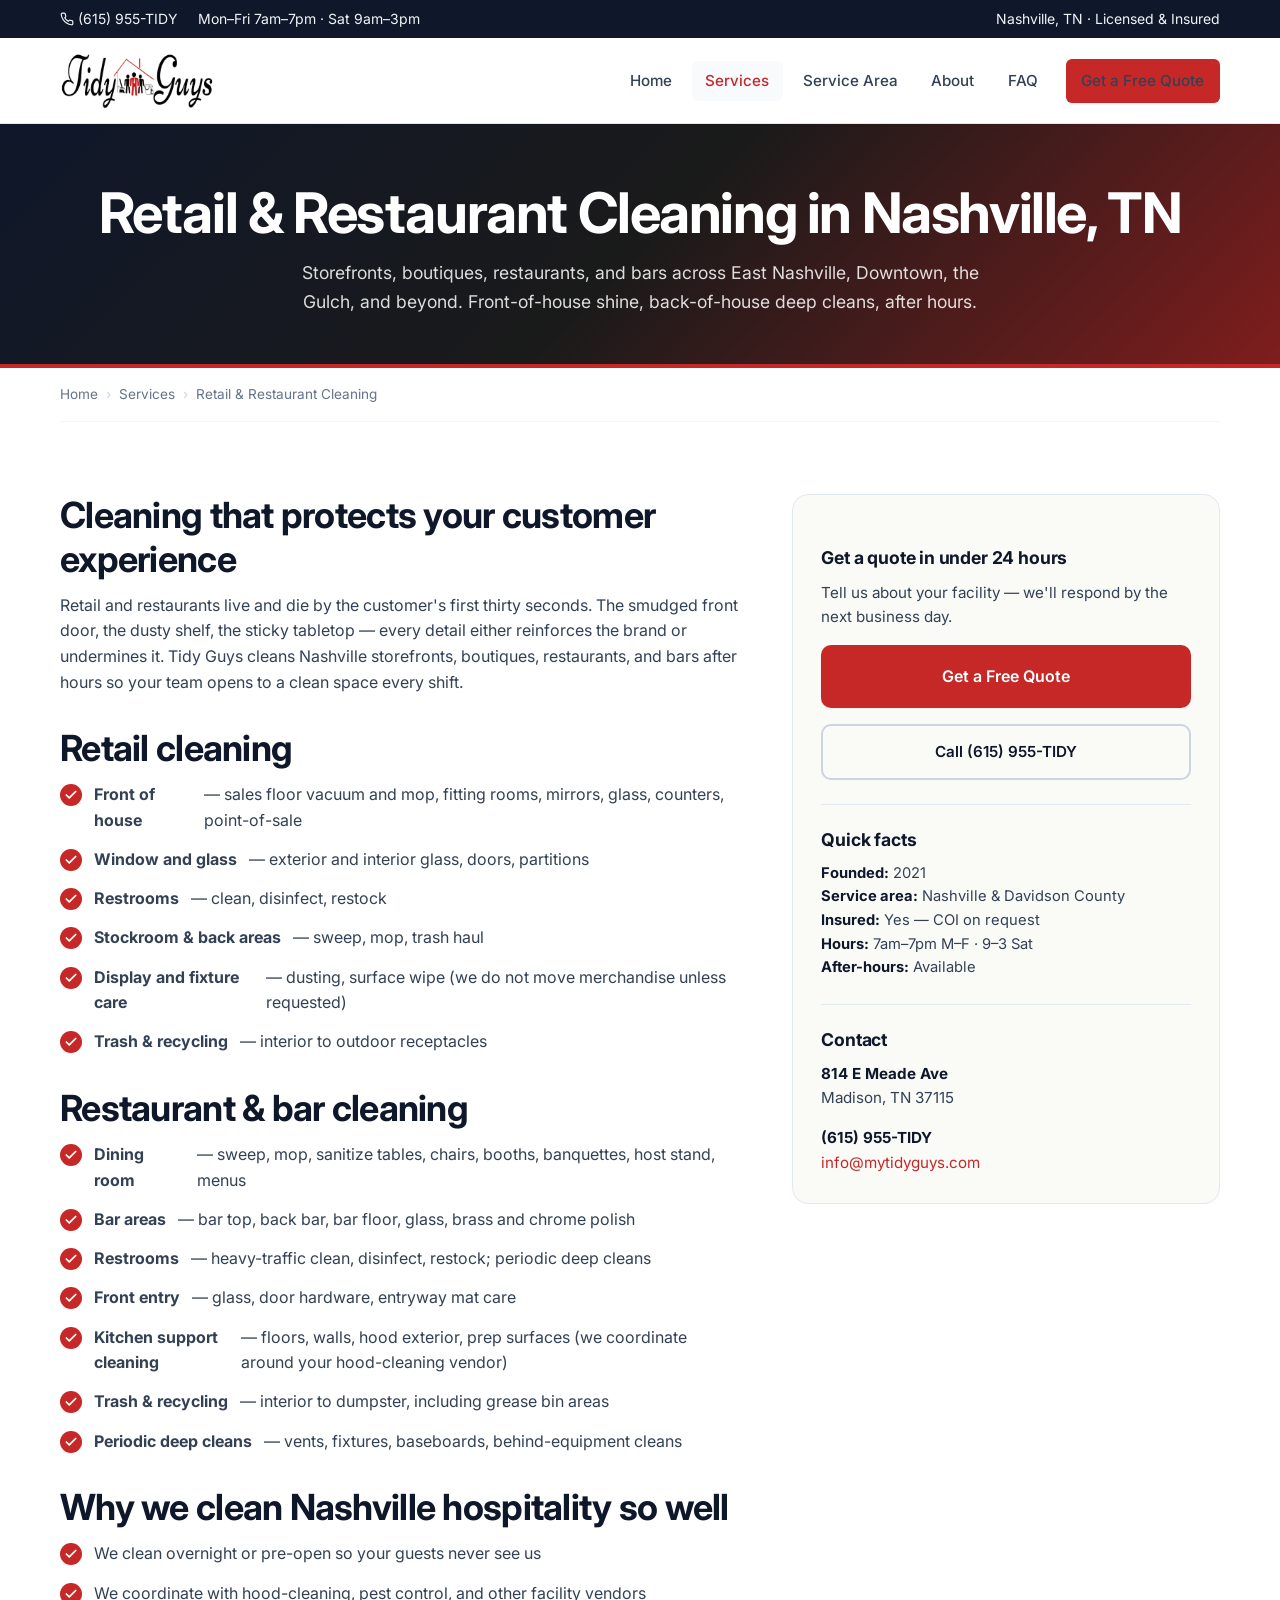
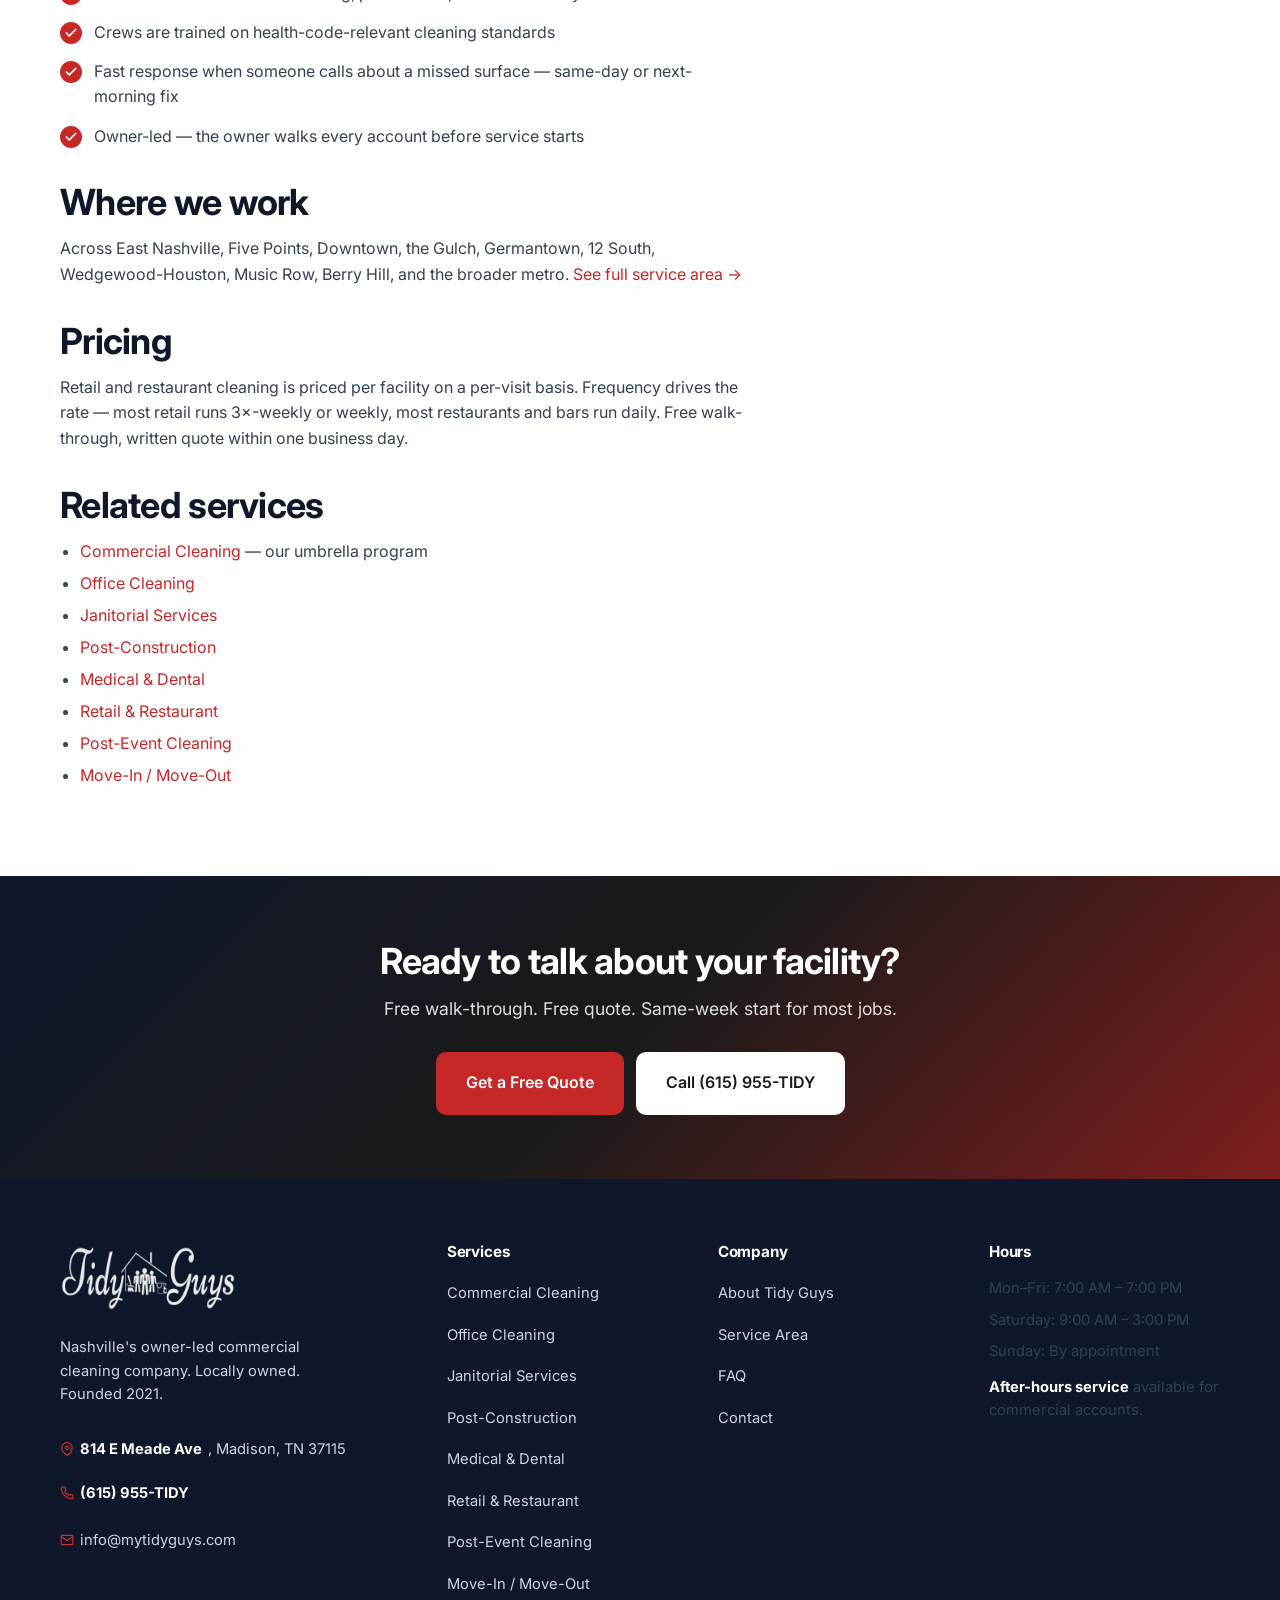
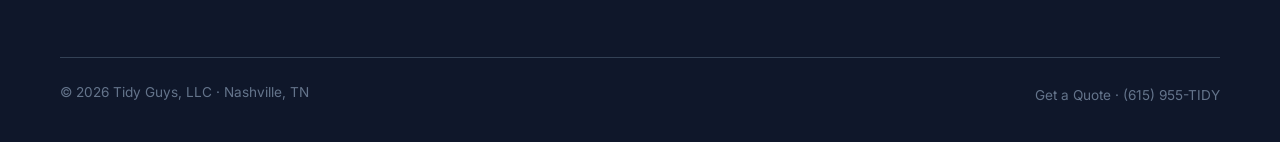
<file: services/retail-restaurant-cleaning.html>
<!DOCTYPE html>
<html lang="en">
<head>
<meta charset="UTF-8">
<!-- Google tag (gtag.js) -->
<script async src="https://www.googletagmanager.com/gtag/js?id=G-0H05C6T5EZ"></script>
<script>
  window.dataLayer = window.dataLayer || [];
  function gtag(){dataLayer.push(arguments);}
  gtag('js', new Date());
  gtag('config', 'G-0H05C6T5EZ');
</script>
<meta name="viewport" content="width=device-width, initial-scale=1.0">
<title>Retail &amp; Restaurant Cleaning Nashville TN | Tidy Guys</title>
<meta name="description" content="Retail and restaurant cleaning across Nashville — front-of-house shine, back-of-house deep cleans. Storefronts, boutiques, restaurants, bars. Call (615) 955-TIDY.">
<meta name="robots" content="index, follow">
<link rel="canonical" href="https://mytidyguys.com/services/retail-restaurant-cleaning.html">
<meta property="og:type" content="website">
<meta property="og:url" content="https://mytidyguys.com/services/retail-restaurant-cleaning.html">
<meta property="og:title" content="Retail &amp; Restaurant Cleaning Nashville TN | Tidy Guys">
<meta property="og:description" content="Front-of-house and back-of-house cleaning for Nashville retail and restaurants.">
<link rel="preconnect" href="https://fonts.googleapis.com"><link rel="preconnect" href="https://fonts.gstatic.com" crossorigin>
<link href="https://fonts.googleapis.com/css2?family=Inter:wght@400;500;600;700;800&display=swap" rel="stylesheet">
<link rel="stylesheet" href="/css/styles.css">
<link rel="icon" type="image/svg+xml" href="data:image/svg+xml,%3Csvg xmlns='http://www.w3.org/2000/svg' viewBox='0 0 64 64'%3E%3Crect width='64' height='64' rx='14' fill='%23dc2626'/%3E%3Ctext x='50%25' y='50%25' text-anchor='middle' dominant-baseline='central' font-family='Arial,sans-serif' font-weight='800' font-size='34' fill='white'%3ET%3C/text%3E%3C/svg%3E">

<script type="application/ld+json">
{"@context":"https://schema.org","@type":"Service","serviceType":"Retail and Restaurant Cleaning","name":"Retail and Restaurant Cleaning in Nashville, TN","description":"Tidy Guys provides retail and restaurant cleaning across Nashville. Front-of-house cleaning for storefronts, boutiques, restaurants, and bars. Back-of-house deep cleans for kitchens and prep areas. After-hours and overnight service.","provider":{"@type":"CleaningService","name":"Tidy Guys","telephone":"+1-615-955-8439","url":"https://mytidyguys.com/","address":{"@type":"PostalAddress","streetAddress":"814 E Meade Ave","addressLocality":"Madison","addressRegion":"TN","postalCode":"37115","addressCountry":"US"}},"areaServed":{"@type":"AdministrativeArea","name":"Davidson County, Tennessee"},"url":"https://mytidyguys.com/services/retail-restaurant-cleaning.html"}
</script>
<script type="application/ld+json">
{"@context":"https://schema.org","@type":"BreadcrumbList","itemListElement":[
{"@type":"ListItem","position":1,"name":"Home","item":"https://mytidyguys.com/"},
{"@type":"ListItem","position":2,"name":"Services","item":"https://mytidyguys.com/services.html"},
{"@type":"ListItem","position":3,"name":"Retail &amp; Restaurant Cleaning","item":"https://mytidyguys.com/services/retail-restaurant-cleaning.html"}]}
</script>
</head>
<body>

<div class="topbar"><div class="container"><div class="topbar-left"><a href="tel:+16159558439"><svg viewBox="0 0 24 24" fill="none" stroke="currentColor" stroke-width="2"><path d="M22 16.92v3a2 2 0 0 1-2.18 2 19.79 19.79 0 0 1-8.63-3.07 19.5 19.5 0 0 1-6-6 19.79 19.79 0 0 1-3.07-8.67A2 2 0 0 1 4.11 2h3a2 2 0 0 1 2 1.72 12.84 12.84 0 0 0 .7 2.81 2 2 0 0 1-.45 2.11L8.09 9.91a16 16 0 0 0 6 6l1.27-1.27a2 2 0 0 1 2.11-.45 12.84 12.84 0 0 0 2.81.7A2 2 0 0 1 22 16.92z"/></svg>(615) 955-TIDY</a><span class="hide-mobile">Mon–Fri 7am–7pm · Sat 9am–3pm</span></div><div class="topbar-right"><span>Nashville, TN · Licensed &amp; Insured</span></div></div></div>

<header class="header"><div class="container"><a href="/" class="logo" aria-label="Tidy Guys home"><img src="/logo.png" onerror="this.onerror=null;this.src='/logo.svg'" alt="Tidy Guys — Nashville Commercial Cleaning" class="logo-img"></a><button class="menu-toggle" aria-label="Toggle menu" onclick="document.querySelector('.nav').classList.toggle('is-open')"><svg viewBox="0 0 24 24" fill="none" stroke-width="2" stroke-linecap="round"><line x1="3" y1="6" x2="21" y2="6"/><line x1="3" y1="12" x2="21" y2="12"/><line x1="3" y1="18" x2="21" y2="18"/></svg></button><nav class="nav" aria-label="Primary"><a href="/">Home</a><a href="/services.html" class="active">Services</a><a href="/service-area.html">Service Area</a><a href="/about.html">About</a><a href="/faq.html">FAQ</a><a href="/contact.html" class="btn btn-primary">Get a Free Quote</a></nav></div></header>

<section class="page-header"><div class="container"><h1>Retail &amp; Restaurant Cleaning in Nashville, TN</h1><p>Storefronts, boutiques, restaurants, and bars across East Nashville, Downtown, the Gulch, and beyond. Front-of-house shine, back-of-house deep cleans, after hours.</p></div></section>

<div class="container"><nav class="breadcrumb"><a href="/">Home</a><span class="sep">›</span><a href="/services.html">Services</a><span class="sep">›</span>Retail &amp; Restaurant Cleaning</nav></div>

<section class="section">
  <div class="container">
    <div class="two-col">
      <article>
        <h2>Cleaning that protects your customer experience</h2>
        <p>Retail and restaurants live and die by the customer's first thirty seconds. The smudged front door, the dusty shelf, the sticky tabletop — every detail either reinforces the brand or undermines it. Tidy Guys cleans Nashville storefronts, boutiques, restaurants, and bars after hours so your team opens to a clean space every shift.</p>

        <h2>Retail cleaning</h2>
        <ul class="feature-list">
          <li><strong>Front of house</strong> — sales floor vacuum and mop, fitting rooms, mirrors, glass, counters, point-of-sale</li>
          <li><strong>Window and glass</strong> — exterior and interior glass, doors, partitions</li>
          <li><strong>Restrooms</strong> — clean, disinfect, restock</li>
          <li><strong>Stockroom &amp; back areas</strong> — sweep, mop, trash haul</li>
          <li><strong>Display and fixture care</strong> — dusting, surface wipe (we do not move merchandise unless requested)</li>
          <li><strong>Trash &amp; recycling</strong> — interior to outdoor receptacles</li>
        </ul>

        <h2>Restaurant &amp; bar cleaning</h2>
        <ul class="feature-list">
          <li><strong>Dining room</strong> — sweep, mop, sanitize tables, chairs, booths, banquettes, host stand, menus</li>
          <li><strong>Bar areas</strong> — bar top, back bar, bar floor, glass, brass and chrome polish</li>
          <li><strong>Restrooms</strong> — heavy-traffic clean, disinfect, restock; periodic deep cleans</li>
          <li><strong>Front entry</strong> — glass, door hardware, entryway mat care</li>
          <li><strong>Kitchen support cleaning</strong> — floors, walls, hood exterior, prep surfaces (we coordinate around your hood-cleaning vendor)</li>
          <li><strong>Trash &amp; recycling</strong> — interior to dumpster, including grease bin areas</li>
          <li><strong>Periodic deep cleans</strong> — vents, fixtures, baseboards, behind-equipment cleans</li>
        </ul>

        <h2>Why we clean Nashville hospitality so well</h2>
        <ul class="feature-list">
          <li>We clean overnight or pre-open so your guests never see us</li>
          <li>We coordinate with hood-cleaning, pest control, and other facility vendors</li>
          <li>Crews are trained on health-code-relevant cleaning standards</li>
          <li>Fast response when someone calls about a missed surface — same-day or next-morning fix</li>
          <li>Owner-led — the owner walks every account before service starts</li>
        </ul>

        <h2>Where we work</h2>
        <p>Across East Nashville, Five Points, Downtown, the Gulch, Germantown, 12 South, Wedgewood-Houston, Music Row, Berry Hill, and the broader metro. <a href="/service-area.html">See full service area →</a></p>

        <h2>Pricing</h2>
        <p>Retail and restaurant cleaning is priced per facility on a per-visit basis. Frequency drives the rate — most retail runs 3×-weekly or weekly, most restaurants and bars run daily. Free walk-through, written quote within one business day.</p>

        <h2>Related services</h2>
        <ul>
          <li><a href="/services/commercial-cleaning.html">Commercial Cleaning</a> — our umbrella program</li>
          <li><a href="/services/office-cleaning.html">Office Cleaning</a></li>
          <li><a href="/services/janitorial-services.html">Janitorial Services</a></li>
          <li><a href="/services/post-construction-cleaning.html">Post-Construction</a></li>
          <li><a href="/services/medical-cleaning.html">Medical &amp; Dental</a></li>
          <li><a href="/services/retail-restaurant-cleaning.html">Retail &amp; Restaurant</a></li>
          <li><a href="/services/post-event-cleaning.html">Post-Event Cleaning</a></li>
          <li><a href="/services/move-in-out-cleaning.html">Move-In / Move-Out</a></li>
        </ul>
      </article>
      <aside class="sidebar">
        <h3>Get a quote in under 24 hours</h3>
        <p style="font-size:0.95rem;">Tell us about your facility — we'll respond by the next business day.</p>
        <a href="/contact.html" class="btn btn-primary btn-block btn-lg">Get a Free Quote</a>
        <a href="tel:+16159558439" class="btn btn-ghost btn-block mt-2">Call (615) 955-TIDY</a>
        <hr style="border:none;border-top:1px solid var(--slate-200);margin:1.5rem 0;">
        <h3>Quick facts</h3>
        <div class="nap" style="font-size:0.92rem;">
          <p><strong>Founded:</strong> 2021<br><strong>Service area:</strong> Nashville &amp; Davidson County<br><strong>Insured:</strong> Yes — COI on request<br><strong>Hours:</strong> 7am–7pm M–F · 9–3 Sat<br><strong>After-hours:</strong> Available</p>
        </div>
        <hr style="border:none;border-top:1px solid var(--slate-200);margin:1.5rem 0;">
        <h3>Contact</h3>
        <div class="nap" style="font-size:0.95rem;">
          <p><strong>814 E Meade Ave</strong><br>Madison, TN 37115</p>
          <p><a href="tel:+16159558439"><strong>(615) 955-TIDY</strong></a><br><a href="mailto:info@mytidyguys.com">info@mytidyguys.com</a></p>
        </div>
      </aside>
    </div>
  </div>
</section>

<section class="cta-band"><div class="container container-narrow"><h2>Ready to talk about your facility?</h2><p>Free walk-through. Free quote. Same-week start for most jobs.</p><div class="btn-row"><a href="/contact.html" class="btn btn-accent btn-lg">Get a Free Quote</a><a href="tel:+16159558439" class="btn btn-white btn-lg">Call (615) 955-TIDY</a></div></div></section>

<footer class="footer"><div class="container"><div class="footer-grid"><div><a href="/" class="logo" aria-label="Tidy Guys home"><img src="/logo.png" onerror="this.onerror=null;this.src='/logo.svg'" alt="Tidy Guys — Nashville Commercial Cleaning" class="logo-img"></a><p class="footer-tagline">Nashville's owner-led commercial cleaning company. Locally owned. Founded 2021.</p><div class="nap-block"><div><svg viewBox="0 0 24 24" fill="none" stroke-width="2"><path d="M21 10c0 7-9 13-9 13s-9-6-9-13a9 9 0 0 1 18 0z"/><circle cx="12" cy="10" r="3"/></svg><strong>814 E Meade Ave</strong>, Madison, TN 37115</div><div><svg viewBox="0 0 24 24" fill="none" stroke-width="2"><path d="M22 16.92v3a2 2 0 0 1-2.18 2 19.79 19.79 0 0 1-8.63-3.07 19.5 19.5 0 0 1-6-6 19.79 19.79 0 0 1-3.07-8.67A2 2 0 0 1 4.11 2h3a2 2 0 0 1 2 1.72 12.84 12.84 0 0 0 .7 2.81 2 2 0 0 1-.45 2.11L8.09 9.91a16 16 0 0 0 6 6l1.27-1.27a2 2 0 0 1 2.11-.45 12.84 12.84 0 0 0 2.81.7A2 2 0 0 1 22 16.92z"/></svg><a href="tel:+16159558439"><strong>(615) 955-TIDY</strong></a></div><div><a href="mailto:info@mytidyguys.com" class="nap-link"><svg viewBox="0 0 24 24" fill="none" stroke-width="2"><path d="M4 4h16c1.1 0 2 .9 2 2v12c0 1.1-.9 2-2 2H4c-1.1 0-2-.9-2-2V6c0-1.1.9-2 2-2z"/><polyline points="22,6 12,13 2,6"/></svg>info@mytidyguys.com</a></div></div></div><div><h4>Services</h4><ul><li><a href="/services/commercial-cleaning.html">Commercial Cleaning</a></li><li><a href="/services/office-cleaning.html">Office Cleaning</a></li><li><a href="/services/janitorial-services.html">Janitorial Services</a></li><li><a href="/services/post-construction-cleaning.html">Post-Construction</a></li><li><a href="/services/medical-cleaning.html">Medical &amp; Dental</a></li><li><a href="/services/retail-restaurant-cleaning.html">Retail &amp; Restaurant</a></li><li><a href="/services/post-event-cleaning.html">Post-Event Cleaning</a></li><li><a href="/services/move-in-out-cleaning.html">Move-In / Move-Out</a></li></ul></div><div><h4>Company</h4><ul><li><a href="/about.html">About Tidy Guys</a></li><li><a href="/service-area.html">Service Area</a></li><li><a href="/faq.html">FAQ</a></li><li><a href="/contact.html">Contact</a></li></ul></div><div><h4>Hours</h4><ul><li>Mon–Fri: 7:00 AM – 7:00 PM</li><li>Saturday: 9:00 AM – 3:00 PM</li><li>Sunday: By appointment</li><li style="margin-top:0.75rem;"><strong style="color:white;">After-hours service</strong> available for commercial accounts.</li></ul></div></div><div class="footer-bottom"><div>&copy; <span id="yr"></span> Tidy Guys, LLC &middot; Nashville, TN</div><div><a href="/contact.html">Get a Quote</a> &middot; <a href="tel:+16159558439">(615) 955-TIDY</a></div></div></div></footer>
<script src="/js/main.js"></script>
</body>
</html>
</file>
<file: css/styles.css>
/* Tidy Guys — Nashville's Commercial Cleaning Company */
/* Design system: clean, trust-forward, mobile-first */

:root {
  /* Brand: Tidy Guys — black wordmark + brand red (matches WGAI brand config) */
  --red-900: #7f1d1d;
  --red-800: #991b1b;
  --red-700: #b91c1c;
  --red-600: #C62828;  /* OFFICIAL brand primary */
  --red-500: #D32F2F;  /* OFFICIAL brand accent */
  --red-400: #ef5350;
  /* Aliased for legacy class compat — same red ramp */
  --teal-900: #1a1a1a;
  --teal-700: #C62828;
  --teal-500: #D32F2F;
  --green-500: #C62828;
  --green-600: #b91c1c;
  --slate-900: #0f172a;
  --slate-700: #334155;
  --slate-500: #64748b;
  --slate-300: #cbd5e1;
  --slate-200: #e2e8f0;
  --slate-100: #f1f5f9;
  --slate-50: #f8fafc;
  --cream: #fafaf7;
  --white: #ffffff;
  --amber-500: #f59e0b;

  --shadow-sm: 0 1px 2px rgba(15, 23, 42, 0.06);
  --shadow-md: 0 4px 12px rgba(15, 23, 42, 0.08);
  --shadow-lg: 0 12px 32px rgba(15, 23, 42, 0.12);

  --radius-sm: 6px;
  --radius-md: 10px;
  --radius-lg: 16px;
  --radius-xl: 24px;

  --maxw: 1200px;
  --maxw-narrow: 880px;
}

* { box-sizing: border-box; margin: 0; padding: 0; }

html { scroll-behavior: smooth; -webkit-text-size-adjust: 100%; }

body {
  font-family: 'Inter', -apple-system, BlinkMacSystemFont, 'Segoe UI', Roboto, 'Helvetica Neue', Arial, sans-serif;
  font-size: 16px;
  line-height: 1.6;
  color: var(--slate-900);
  background: var(--white);
  -webkit-font-smoothing: antialiased;
  -moz-osx-font-smoothing: grayscale;
}

img { max-width: 100%; height: auto; display: block; }

a { color: var(--teal-700); text-decoration: none; }
a:hover { color: var(--teal-900); }

h1, h2, h3, h4 { font-weight: 700; line-height: 1.2; color: var(--slate-900); letter-spacing: -0.01em; }
h1 { font-size: clamp(2rem, 4.5vw, 3.5rem); letter-spacing: -0.025em; }
h2 { font-size: clamp(1.5rem, 3vw, 2.25rem); letter-spacing: -0.02em; }
h3 { font-size: clamp(1.15rem, 2vw, 1.4rem); }
h4 { font-size: 1rem; }

p { margin-bottom: 1rem; color: var(--slate-700); }
p:last-child { margin-bottom: 0; }

ul { padding-left: 1.25rem; margin-bottom: 1rem; color: var(--slate-700); }
li { margin-bottom: 0.4rem; }

.container { max-width: var(--maxw); margin: 0 auto; padding: 0 1.25rem; }
.container-narrow { max-width: var(--maxw-narrow); margin: 0 auto; padding: 0 1.25rem; }

/* ===== TOP BAR ===== */
.topbar {
  background: var(--slate-900);
  color: var(--slate-100);
  font-size: 0.875rem;
  padding: 0.5rem 0;
}
.topbar .container { display: flex; justify-content: space-between; align-items: center; gap: 1rem; flex-wrap: wrap; }
.topbar a { color: var(--slate-100); }
.topbar a:hover { color: var(--teal-500); }
.topbar-left, .topbar-right { display: flex; gap: 1.25rem; flex-wrap: wrap; align-items: center; }
.topbar svg { width: 14px; height: 14px; vertical-align: -2px; margin-right: 4px; }

/* ===== HEADER / NAV ===== */
.header {
  background: var(--white);
  border-bottom: 1px solid var(--slate-200);
  position: sticky; top: 0; z-index: 50;
  box-shadow: var(--shadow-sm);
}
.header .container { display: flex; align-items: center; justify-content: space-between; padding-top: 0.9rem; padding-bottom: 0.9rem; }
.logo { display: flex; align-items: center; gap: 0.6rem; font-weight: 800; font-size: 1.35rem; color: var(--slate-900); letter-spacing: -0.02em; }
.logo:hover { color: var(--red-600); }
.logo-img {
  height: 56px;
  width: auto;
  display: block;
  max-width: 240px;
}
.footer .logo-img {
  height: 64px;
  filter: brightness(0) invert(1);
  opacity: 0.92;
}
.logo-mark {
  width: 38px; height: 38px;
  background: linear-gradient(135deg, var(--red-700), var(--red-500));
  border-radius: 10px;
  display: grid; place-items: center;
  color: white; font-weight: 800; font-size: 1.1rem;
  box-shadow: var(--shadow-sm);
}
.nav { display: flex; gap: 0.4rem; align-items: center; }
.nav a { color: var(--slate-700); padding: 0.5rem 0.85rem; border-radius: var(--radius-sm); font-weight: 500; font-size: 0.95rem; }
.nav a:hover, .nav a.active { color: var(--teal-700); background: var(--slate-50); }
.nav .btn { margin-left: 0.5rem; }

.menu-toggle { display: none; background: none; border: 0; cursor: pointer; padding: 0.5rem; }
.menu-toggle svg { width: 26px; height: 26px; stroke: var(--slate-900); }

/* ===== BUTTONS ===== */
.btn {
  display: inline-flex; align-items: center; justify-content: center; gap: 0.5rem;
  padding: 0.85rem 1.4rem;
  font-weight: 600; font-size: 0.95rem;
  border-radius: var(--radius-md);
  border: 2px solid transparent;
  cursor: pointer;
  transition: transform 0.15s ease, box-shadow 0.2s ease, background 0.2s ease, color 0.2s ease;
  white-space: nowrap;
}
.btn-primary { background: var(--teal-700); color: white; box-shadow: var(--shadow-sm); }
.btn-primary:hover { background: var(--teal-900); color: white; transform: translateY(-1px); box-shadow: var(--shadow-md); }
.btn-accent { background: var(--green-500); color: white; box-shadow: var(--shadow-sm); }
.btn-accent:hover { background: var(--green-600); color: white; transform: translateY(-1px); box-shadow: var(--shadow-md); }
.btn-ghost { background: transparent; color: var(--slate-900); border-color: var(--slate-300); }
.btn-ghost:hover { border-color: var(--teal-700); color: var(--teal-700); }
.btn-white { background: white; color: var(--teal-900); }
.btn-white:hover { background: var(--cream); color: var(--teal-900); }
.btn-lg { padding: 1.05rem 1.75rem; font-size: 1rem; }
.btn-block { display: flex; width: 100%; }

/* ===== HERO ===== */
.hero {
  position: relative;
  background: linear-gradient(135deg, #0f172a 0%, #1a1a1a 50%, #7f1d1d 100%);
  color: white;
  padding: 5rem 0 6rem;
  overflow: hidden;
}
.hero::before {
  content: '';
  position: absolute; inset: 0;
  background-image:
    radial-gradient(circle at 20% 30%, rgba(220, 38, 38, 0.25) 0%, transparent 40%),
    radial-gradient(circle at 80% 70%, rgba(239, 68, 68, 0.22) 0%, transparent 45%);
  pointer-events: none;
}
.hero-grid {
  position: relative; z-index: 1;
  display: grid; grid-template-columns: 1.1fr 0.9fr; gap: 3rem; align-items: center;
}
.hero-eyebrow {
  display: inline-flex; align-items: center; gap: 0.4rem;
  background: rgba(255, 255, 255, 0.12);
  backdrop-filter: blur(8px);
  padding: 0.4rem 0.85rem;
  border-radius: 999px;
  font-size: 0.8rem; font-weight: 600;
  margin-bottom: 1.2rem;
  border: 1px solid rgba(255, 255, 255, 0.15);
}
.hero h1 { color: white; margin-bottom: 1.25rem; }
.hero p.lede { color: rgba(255, 255, 255, 0.9); font-size: clamp(1.05rem, 1.5vw, 1.2rem); margin-bottom: 1.75rem; max-width: 36rem; }
.hero-ctas { display: flex; gap: 0.75rem; flex-wrap: wrap; margin-bottom: 2rem; }
.hero-trust { display: flex; gap: 1.25rem; flex-wrap: wrap; align-items: center; font-size: 0.85rem; color: rgba(255, 255, 255, 0.85); }
.hero-trust span { display: inline-flex; align-items: center; gap: 0.4rem; }
.hero-trust svg { width: 16px; height: 16px; stroke: var(--green-500); }

.hero-card {
  background: white;
  color: var(--slate-900);
  border-radius: var(--radius-xl);
  padding: 2rem;
  box-shadow: 0 24px 60px rgba(0, 0, 0, 0.25);
}
.hero-card h3 { margin-bottom: 0.5rem; }
.hero-card p { font-size: 0.9rem; margin-bottom: 1.25rem; }
.hero-card .form-row { margin-bottom: 0.75rem; }
.hero-card label { display: block; font-size: 0.8rem; font-weight: 600; color: var(--slate-700); margin-bottom: 0.3rem; }
.hero-card input, .hero-card select, .hero-card textarea {
  width: 100%; padding: 0.7rem 0.85rem;
  border: 1.5px solid var(--slate-200); border-radius: var(--radius-md);
  font-family: inherit; font-size: 0.95rem;
  transition: border-color 0.15s ease, box-shadow 0.15s ease;
}
.hero-card input:focus, .hero-card select:focus, .hero-card textarea:focus {
  outline: none; border-color: var(--teal-500);
  box-shadow: 0 0 0 3px rgba(20, 184, 166, 0.15);
}

/* ===== SECTIONS ===== */
.section { padding: 4.5rem 0; }
.section-tight { padding: 3rem 0; }
.section-cream { background: var(--cream); }
.section-slate { background: var(--slate-50); }
.section-dark { background: var(--slate-900); color: var(--slate-100); }
.section-dark h2, .section-dark h3 { color: white; }
.section-dark p { color: var(--slate-300); }

.section-head { text-align: center; max-width: 720px; margin: 0 auto 3rem; }
.section-head h2 { margin-bottom: 0.75rem; }
.section-head p { font-size: 1.05rem; color: var(--slate-700); }
.section-head .eyebrow {
  display: inline-block;
  font-size: 0.8rem; font-weight: 700;
  text-transform: uppercase; letter-spacing: 0.1em;
  color: var(--teal-700);
  margin-bottom: 0.75rem;
}
.section-dark .section-head .eyebrow { color: var(--teal-500); }

/* ===== GRID + CARDS ===== */
.grid { display: grid; gap: 1.5rem; }
.grid-2 { grid-template-columns: repeat(2, 1fr); }
.grid-3 { grid-template-columns: repeat(3, 1fr); }
.grid-4 { grid-template-columns: repeat(4, 1fr); }

.card {
  background: white;
  border: 1px solid var(--slate-200);
  border-radius: var(--radius-lg);
  padding: 1.75rem;
  transition: transform 0.2s ease, box-shadow 0.2s ease, border-color 0.2s ease;
}
.card:hover { transform: translateY(-3px); box-shadow: var(--shadow-md); border-color: var(--teal-500); }
.card-icon {
  width: 48px; height: 48px;
  background: linear-gradient(135deg, var(--teal-700), var(--green-500));
  border-radius: var(--radius-md);
  display: grid; place-items: center;
  color: white;
  margin-bottom: 1rem;
}
.card-icon svg { width: 24px; height: 24px; stroke: white; }
.card h3 { margin-bottom: 0.5rem; font-size: 1.15rem; }
.card p { font-size: 0.95rem; margin-bottom: 1rem; }
.card-link { display: inline-flex; align-items: center; gap: 0.3rem; font-weight: 600; font-size: 0.9rem; color: var(--teal-700); }
.card-link:hover { color: var(--teal-900); }
.card-link svg { width: 14px; height: 14px; transition: transform 0.15s ease; }
.card:hover .card-link svg { transform: translateX(3px); }

/* ===== FEATURE LIST ===== */
.feature-list { list-style: none; padding: 0; }
.feature-list li {
  display: flex; align-items: flex-start; gap: 0.75rem;
  margin-bottom: 0.85rem;
  color: var(--slate-700);
}
.feature-list li::before {
  content: '';
  flex-shrink: 0;
  width: 22px; height: 22px;
  background: var(--green-500);
  border-radius: 50%;
  background-image: url("data:image/svg+xml,%3Csvg xmlns='http://www.w3.org/2000/svg' viewBox='0 0 24 24' fill='none' stroke='white' stroke-width='3' stroke-linecap='round' stroke-linejoin='round'%3E%3Cpolyline points='20 6 9 17 4 12'/%3E%3C/svg%3E");
  background-size: 14px;
  background-repeat: no-repeat;
  background-position: center;
  margin-top: 2px;
}

/* ===== STAT BAND ===== */
.stat-band {
  background: linear-gradient(135deg, #0f172a 0%, #1a1a1a 100%);
  color: white;
  padding: 3rem 0;
  border-top: 4px solid var(--red-600);
}
.stat-grid { display: grid; grid-template-columns: repeat(4, 1fr); gap: 2rem; text-align: center; }
.stat .num { font-size: clamp(2rem, 4vw, 2.75rem); font-weight: 800; color: var(--red-500); letter-spacing: -0.02em; line-height: 1; }
.stat .lab { font-size: 0.9rem; color: rgba(255, 255, 255, 0.85); margin-top: 0.4rem; }

/* ===== CTA BAND ===== */
.cta-band {
  background: linear-gradient(135deg, #0f172a 0%, #1a1a1a 50%, #7f1d1d 100%);
  color: white;
  padding: 4rem 0;
  text-align: center;
}
.cta-band h2 { color: white; margin-bottom: 0.75rem; }
.cta-band p { color: rgba(255, 255, 255, 0.85); margin-bottom: 1.75rem; font-size: 1.1rem; }
.cta-band .btn-row { display: inline-flex; gap: 0.75rem; flex-wrap: wrap; justify-content: center; }

/* ===== TESTIMONIAL ===== */
.testimonial {
  background: white;
  border: 1px solid var(--slate-200);
  border-radius: var(--radius-lg);
  padding: 1.75rem;
}
.testimonial p { font-style: italic; color: var(--slate-900); margin-bottom: 1rem; font-size: 1rem; }
.testimonial-author { font-weight: 700; color: var(--slate-900); font-size: 0.9rem; }
.testimonial-meta { font-size: 0.85rem; color: var(--slate-500); }
.stars { color: var(--amber-500); font-size: 1rem; margin-bottom: 0.75rem; letter-spacing: 0.1em; }

/* ===== FAQ ===== */
.faq-list { max-width: 820px; margin: 0 auto; }
details.faq {
  background: white;
  border: 1px solid var(--slate-200);
  border-radius: var(--radius-md);
  padding: 1.1rem 1.25rem;
  margin-bottom: 0.75rem;
  transition: border-color 0.15s ease;
}
details.faq:hover { border-color: var(--teal-500); }
details.faq[open] { border-color: var(--teal-500); }
details.faq summary {
  cursor: pointer; font-weight: 600; color: var(--slate-900);
  list-style: none;
  display: flex; justify-content: space-between; align-items: center;
  font-size: 1rem;
}
details.faq summary::-webkit-details-marker { display: none; }
details.faq summary::after {
  content: '+';
  font-weight: 400; font-size: 1.5rem;
  color: var(--teal-700);
  transition: transform 0.2s ease;
}
details.faq[open] summary::after { content: '−'; }
details.faq p { margin-top: 0.85rem; font-size: 0.95rem; color: var(--slate-700); }

/* ===== BREADCRUMBS ===== */
.breadcrumb {
  font-size: 0.85rem; color: var(--slate-500);
  padding: 1rem 0; border-bottom: 1px solid var(--slate-100);
}
.breadcrumb a { color: var(--slate-500); }
.breadcrumb a:hover { color: var(--teal-700); }
.breadcrumb .sep { margin: 0 0.5rem; color: var(--slate-300); }

/* ===== PAGE HEADER ===== */
.page-header {
  background: linear-gradient(135deg, #0f172a 0%, #1a1a1a 50%, #7f1d1d 100%);
  color: white;
  padding: 3.5rem 0 3rem;
  text-align: center;
  border-bottom: 4px solid var(--red-600);
}
.page-header h1 { color: white; margin-bottom: 0.75rem; }
.page-header p { color: rgba(255, 255, 255, 0.85); font-size: 1.1rem; max-width: 720px; margin: 0 auto; }

/* ===== TWO-COLUMN LAYOUT (service detail pages) ===== */
.two-col { display: grid; grid-template-columns: 1.6fr 1fr; gap: 3rem; align-items: flex-start; }
.two-col .sidebar {
  position: sticky; top: 100px;
  background: var(--cream);
  border: 1px solid var(--slate-200);
  border-radius: var(--radius-lg);
  padding: 1.75rem;
}
.two-col .sidebar h3 { font-size: 1.1rem; margin-bottom: 0.75rem; }
.two-col .sidebar .nap { font-size: 0.95rem; line-height: 1.6; }
.two-col .sidebar .nap strong { color: var(--slate-900); }
.two-col h2 { margin-top: 2rem; margin-bottom: 0.75rem; }
.two-col h2:first-child { margin-top: 0; }
.two-col h3 { margin-top: 1.5rem; margin-bottom: 0.5rem; }

/* ===== FORMS ===== */
.form-card {
  background: white;
  border: 1px solid var(--slate-200);
  border-radius: var(--radius-lg);
  padding: 2rem;
  box-shadow: var(--shadow-sm);
}
.form-grid { display: grid; grid-template-columns: 1fr 1fr; gap: 1rem; }
.form-row { margin-bottom: 1rem; }
.form-row label { display: block; font-size: 0.85rem; font-weight: 600; color: var(--slate-700); margin-bottom: 0.35rem; }
.form-row input, .form-row select, .form-row textarea {
  width: 100%; padding: 0.75rem 0.9rem;
  border: 1.5px solid var(--slate-200); border-radius: var(--radius-md);
  font-family: inherit; font-size: 0.95rem;
  background: white;
  transition: border-color 0.15s ease, box-shadow 0.15s ease;
}
.form-row input:focus, .form-row select:focus, .form-row textarea:focus {
  outline: none; border-color: var(--teal-500);
  box-shadow: 0 0 0 3px rgba(20, 184, 166, 0.15);
}
.form-row textarea { min-height: 120px; resize: vertical; }
.form-help { font-size: 0.8rem; color: var(--slate-500); margin-top: 0.3rem; }

/* ===== COMING-SOON BANNER ===== */
.coming-soon {
  background: linear-gradient(135deg, #fef3c7, #fde68a);
  border: 1px solid #fbbf24;
  border-radius: var(--radius-lg);
  padding: 2rem;
  text-align: center;
}
.coming-soon h2 { color: #92400e; margin-bottom: 0.5rem; }
.coming-soon p { color: #78350f; }
.coming-soon .badge {
  display: inline-block;
  background: #f59e0b; color: white;
  padding: 0.3rem 0.85rem;
  border-radius: 999px;
  font-size: 0.75rem; font-weight: 700;
  letter-spacing: 0.08em; text-transform: uppercase;
  margin-bottom: 1rem;
}

/* ===== INDUSTRY BADGES ===== */
.industries { display: flex; flex-wrap: wrap; gap: 0.5rem; }
.industry-tag {
  background: white; border: 1px solid var(--slate-200);
  padding: 0.4rem 0.85rem;
  border-radius: 999px; font-size: 0.85rem; font-weight: 500;
  color: var(--slate-700);
}

/* ===== FOOTER ===== */
.footer {
  background: var(--slate-900);
  color: var(--slate-300);
  padding: 4rem 0 2rem;
}
.footer-grid { display: grid; grid-template-columns: 1.5fr 1fr 1fr 1fr; gap: 2.5rem; margin-bottom: 2.5rem; }
.footer h4 { color: white; font-size: 0.95rem; margin-bottom: 1rem; }
.footer ul { list-style: none; padding: 0; }
.footer li { margin-bottom: 0.5rem; font-size: 0.92rem; }
.footer a { color: var(--slate-300); display: inline-block; padding: 3px 0; }
.footer a:hover { color: var(--teal-500); }
.footer li a { display: block; padding: 5px 0; } /* larger tap target on mobile */
.footer .logo { color: white; margin-bottom: 1rem; }
.footer .footer-tagline { font-size: 0.92rem; color: var(--slate-300); margin-bottom: 1.25rem; max-width: 30ch; }
.footer .nap-block { font-size: 0.92rem; line-height: 1.7; }
.footer .nap-block strong { color: white; }
.footer .nap-block svg { width: 14px; height: 14px; flex-shrink: 0; stroke: var(--teal-500); }
/* Each nap-block row: flex so icon + text sit side-by-side, position:relative anchors the tap overlay */
.footer .nap-block > div { display: flex; align-items: center; gap: 6px; padding: 3px 0; position: relative; min-height: 44px; }
/* Make the email link clearly teal and visually obvious */
.footer .nap-block a[href^="mailto"] { color: var(--teal-400) !important; }
/* Extend the tap target to cover the full row (icon + text) via pseudo-element overlay */
.footer .nap-block a[href^="mailto"]::after { content: ''; position: absolute; inset: 0; }
/* nap-link: used when SVG is wrapped inside the anchor (updated HTML) */
.nap-link { display: flex !important; align-items: center; gap: 6px; padding: 6px 0 !important; color: var(--teal-400) !important; min-height: 44px; }
.footer-bottom {
  border-top: 1px solid var(--slate-700);
  padding-top: 1.5rem;
  display: flex; justify-content: space-between; flex-wrap: wrap; gap: 1rem;
  font-size: 0.85rem;
  color: var(--slate-500);
}
.footer-bottom a { color: var(--slate-500); }
.footer-bottom a:hover { color: var(--teal-500); }
.social-row { display: flex; gap: 0.6rem; margin-top: 1rem; }
.social-row a {
  width: 36px; height: 36px;
  border-radius: 50%; background: var(--slate-700);
  display: grid; place-items: center;
  transition: background 0.15s ease;
}
.social-row a:hover { background: var(--teal-700); }
.social-row svg { width: 18px; height: 18px; stroke: white; fill: none; }

/* ===== UTILITY ===== */
.text-center { text-align: center; }
.mb-0 { margin-bottom: 0 !important; }
.mb-1 { margin-bottom: 0.5rem; }
.mb-2 { margin-bottom: 1rem; }
.mb-3 { margin-bottom: 1.5rem; }
.mb-4 { margin-bottom: 2rem; }
.mt-2 { margin-top: 1rem; }
.mt-3 { margin-top: 1.5rem; }
.mt-4 { margin-top: 2rem; }

/* ===== RESPONSIVE ===== */
@media (max-width: 920px) {
  .hero-grid { grid-template-columns: 1fr; gap: 2rem; }
  .grid-3, .grid-4 { grid-template-columns: repeat(2, 1fr); }
  .stat-grid { grid-template-columns: repeat(2, 1fr); gap: 1.5rem; }
  .footer-grid { grid-template-columns: 1fr 1fr; }
  .two-col { grid-template-columns: 1fr; }
  .two-col .sidebar { position: static; }
}
@media (max-width: 680px) {
  .nav { display: none; position: absolute; top: 100%; left: 0; right: 0; background: white; flex-direction: column; padding: 1rem; box-shadow: var(--shadow-md); border-top: 1px solid var(--slate-200); align-items: stretch; gap: 0.25rem; }
  .nav.is-open { display: flex; }
  .nav a { padding: 0.85rem 1rem; }
  .menu-toggle { display: block; }
  .header { position: relative; }
  .grid-2, .grid-3, .grid-4 { grid-template-columns: 1fr; }
  .stat-grid { grid-template-columns: 1fr 1fr; }
  .footer-grid { grid-template-columns: 1fr; }
  .form-grid { grid-template-columns: 1fr; }
  .hero { padding: 3.5rem 0 4rem; }
  .section { padding: 3rem 0; }
  .topbar { font-size: 0.8rem; }
  .topbar .container { justify-content: center; }
  .topbar-right { display: none; }
}

/* Photo cards (services grid) */
.card-photo {
  padding: 0;
  overflow: hidden;
}
.card-photo .card-img-wrap {
  overflow: hidden;
  border-radius: var(--radius-lg) var(--radius-lg) 0 0;
  height: 190px;
}
.card-photo .card-img-wrap img {
  width: 100%;
  height: 100%;
  object-fit: cover;
  display: block;
  transition: transform 0.35s ease;
}
.card-photo:hover .card-img-wrap img {
  transform: scale(1.05);
}
.card-body {
  padding: 1.5rem;
}
.card-body h3 { margin-bottom: 0.5rem; font-size: 1.15rem; }
.card-body p  { font-size: 0.95rem; margin-bottom: 1rem; }

/* Photo sections */
.team-photo-wrap {
  padding: 2rem 0 0;
}
.team-photo-wrap img {
  width: 100%;
  max-width: 860px;
  margin: 0 auto;
  border-radius: 14px;
  display: block;
}

/* Before / After pairs */
.ba-section { margin: 2rem 0; }
.ba-section h3 { font-size: 1rem; font-weight: 600; color: var(--slate-500); text-transform: uppercase; letter-spacing: 0.05em; margin-bottom: 1rem; }
.ba-pair {
  display: grid;
  grid-template-columns: 1fr 1fr;
  gap: 0.75rem;
  margin-bottom: 2rem;
}
.ba-item { position: relative; }
.ba-item img {
  width: 100%;
  border-radius: 10px;
  display: block;
  object-fit: cover;
  aspect-ratio: 3 / 4;
}
.ba-badge {
  position: absolute;
  top: 0.6rem;
  left: 0.6rem;
  background: rgba(15,23,42,0.78);
  color: #fff;
  font-size: 0.75rem;
  font-weight: 700;
  letter-spacing: 0.06em;
  text-transform: uppercase;
  padding: 0.25rem 0.6rem;
  border-radius: 5px;
  backdrop-filter: blur(4px);
}
.ba-badge.after { background: rgba(22,163,74,0.88); }

/* Action detail shots */
.action-grid {
  display: grid;
  grid-template-columns: repeat(3, 1fr);
  gap: 0.75rem;
  margin: 1.5rem 0 2rem;
}
.action-grid img {
  width: 100%;
  border-radius: 10px;
  object-fit: cover;
  aspect-ratio: 3 / 4;
  display: block;
}

@media (max-width: 640px) {
  .ba-pair { grid-template-columns: 1fr 1fr; gap: 0.5rem; }
  .action-grid { grid-template-columns: 1fr 1fr; }
  .ba-item img, .action-grid img { aspect-ratio: 1 / 1; }
}

/* Print */
@media print {
  .header, .footer, .topbar, .hero-card, .cta-band { display: none; }
  body { color: black; }
}
</file>
